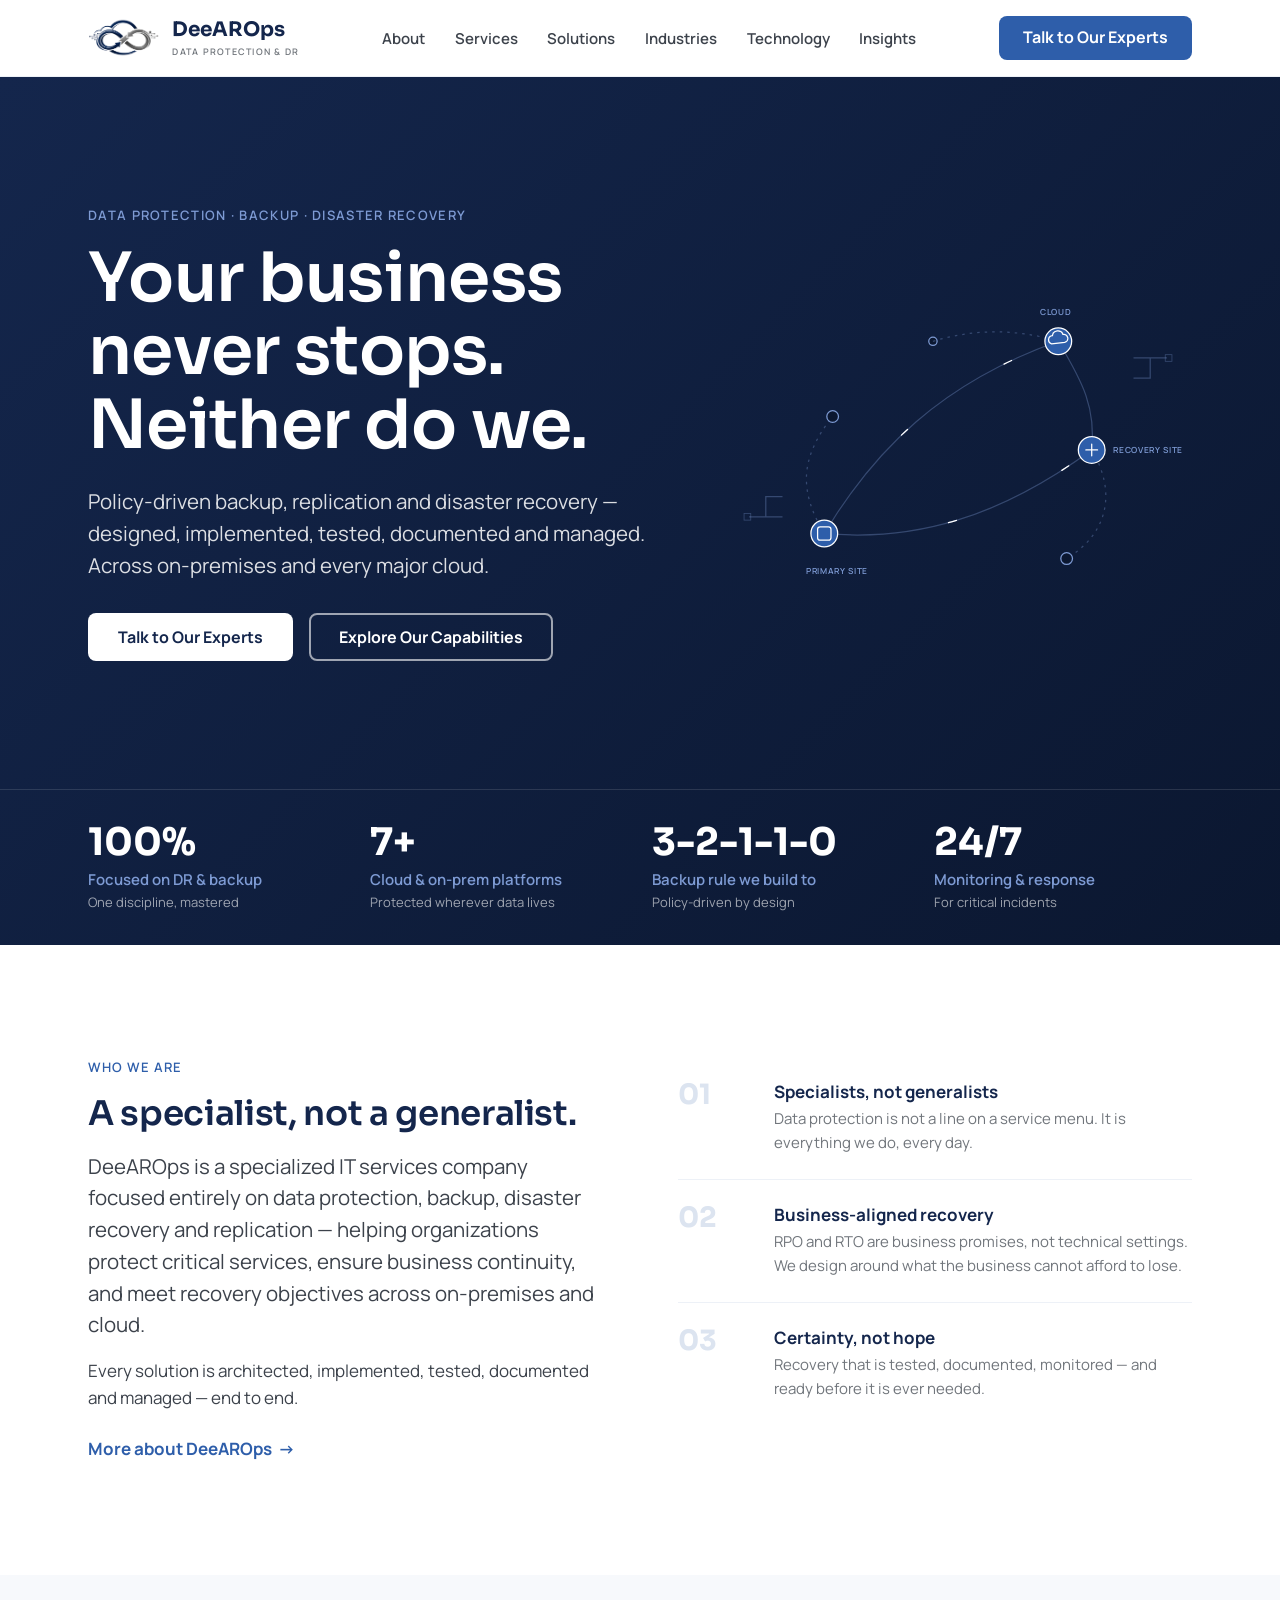
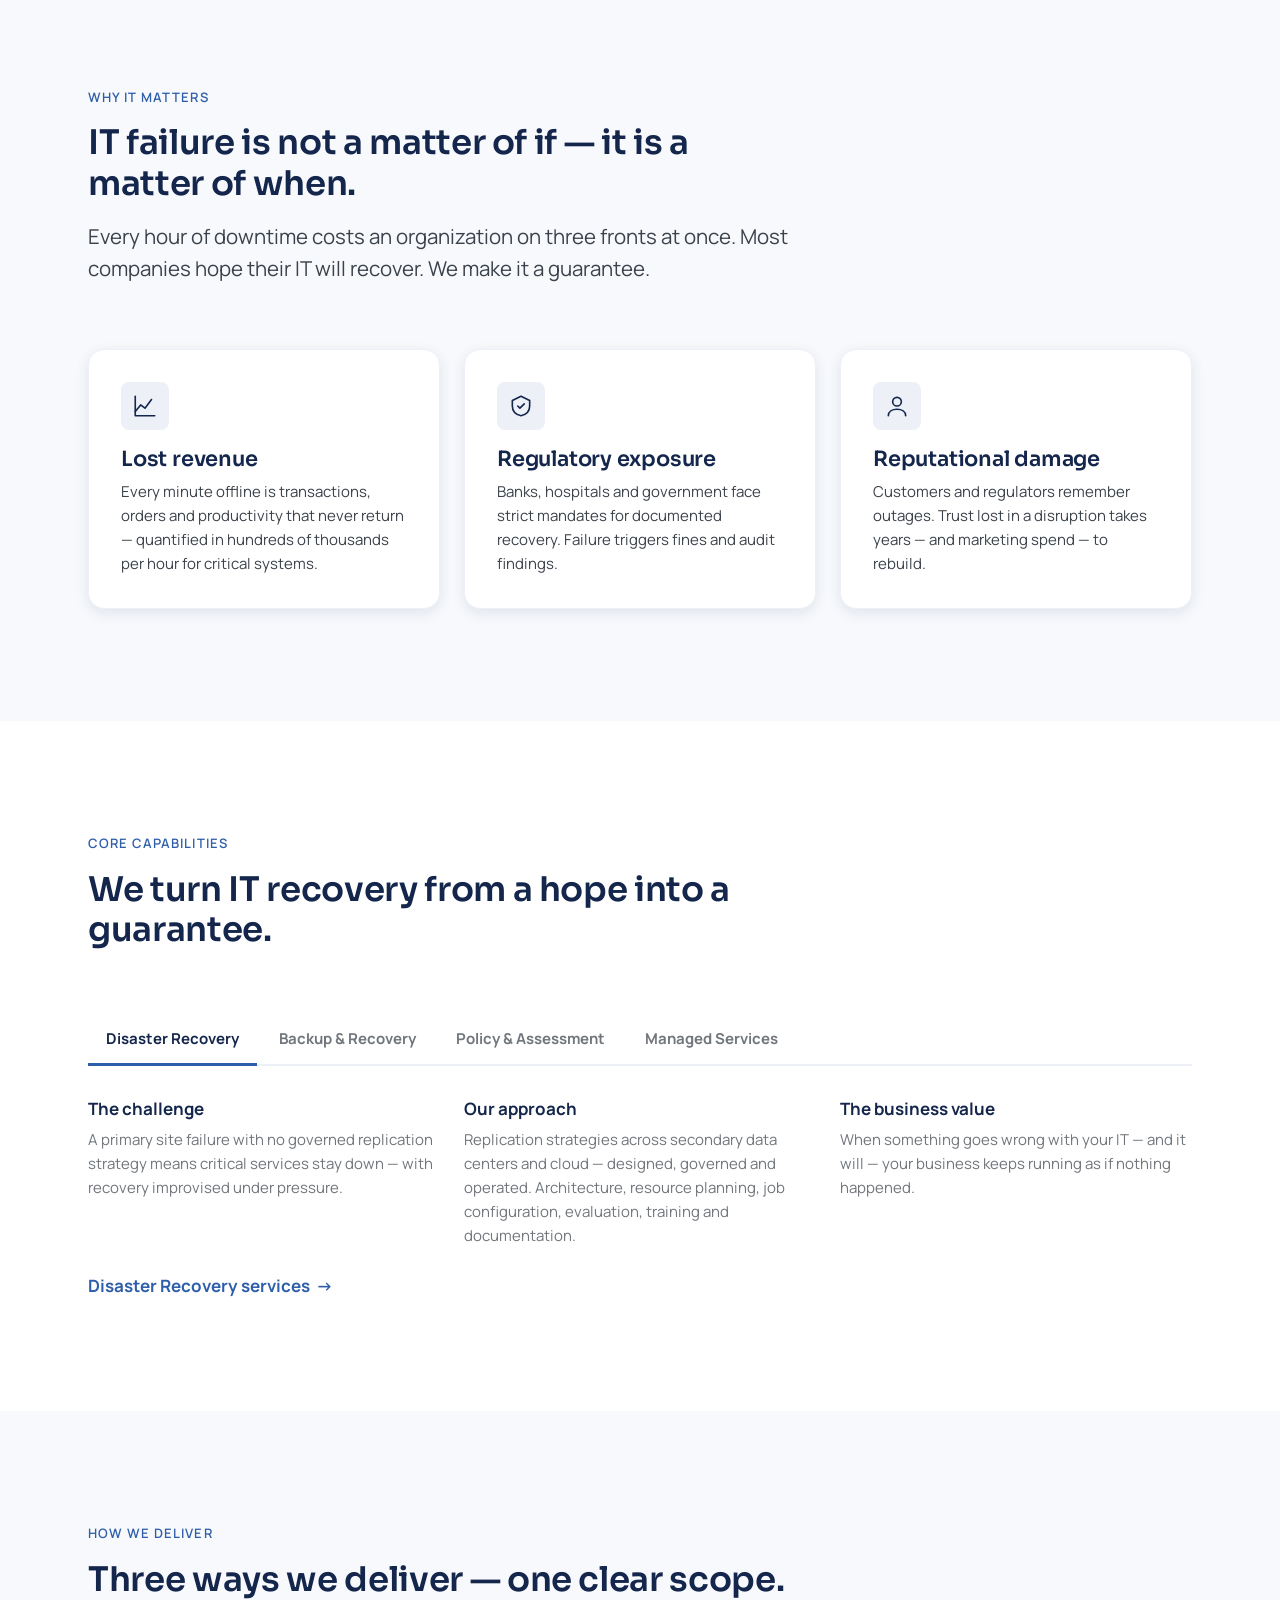
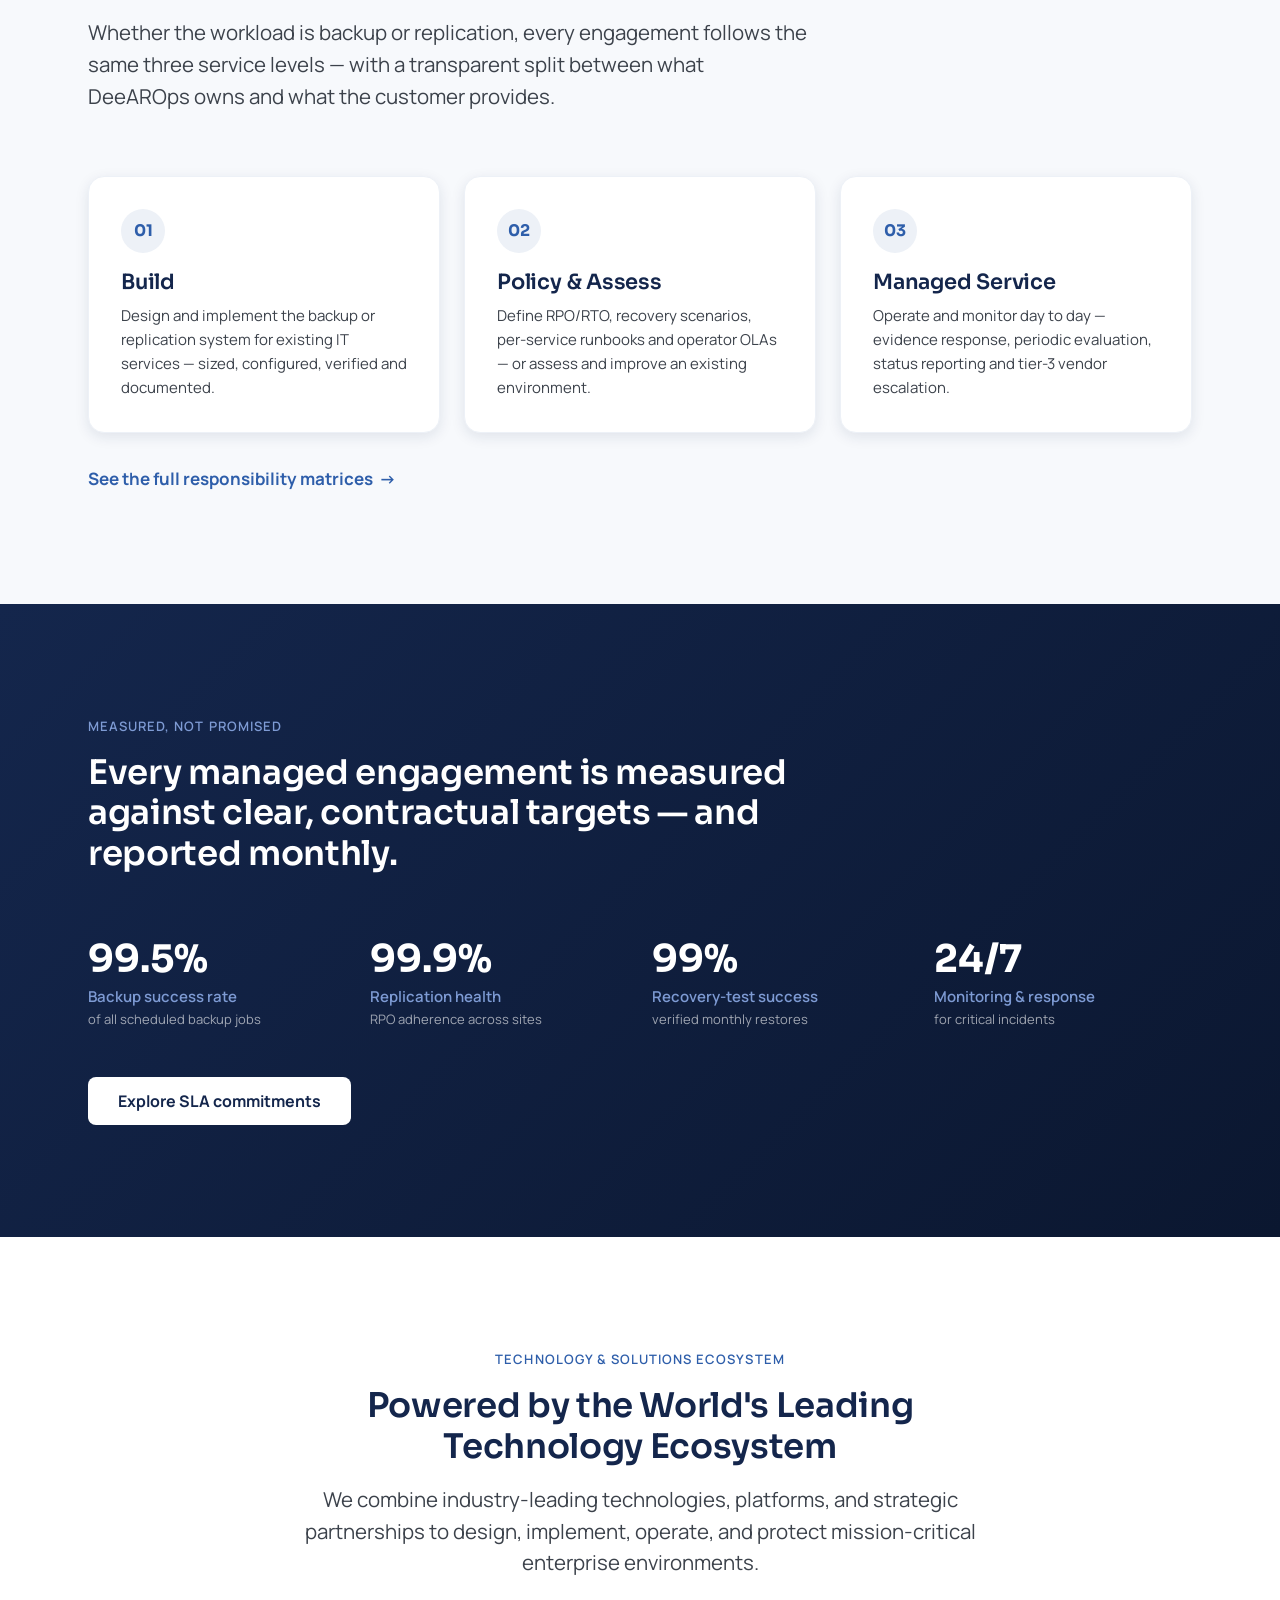
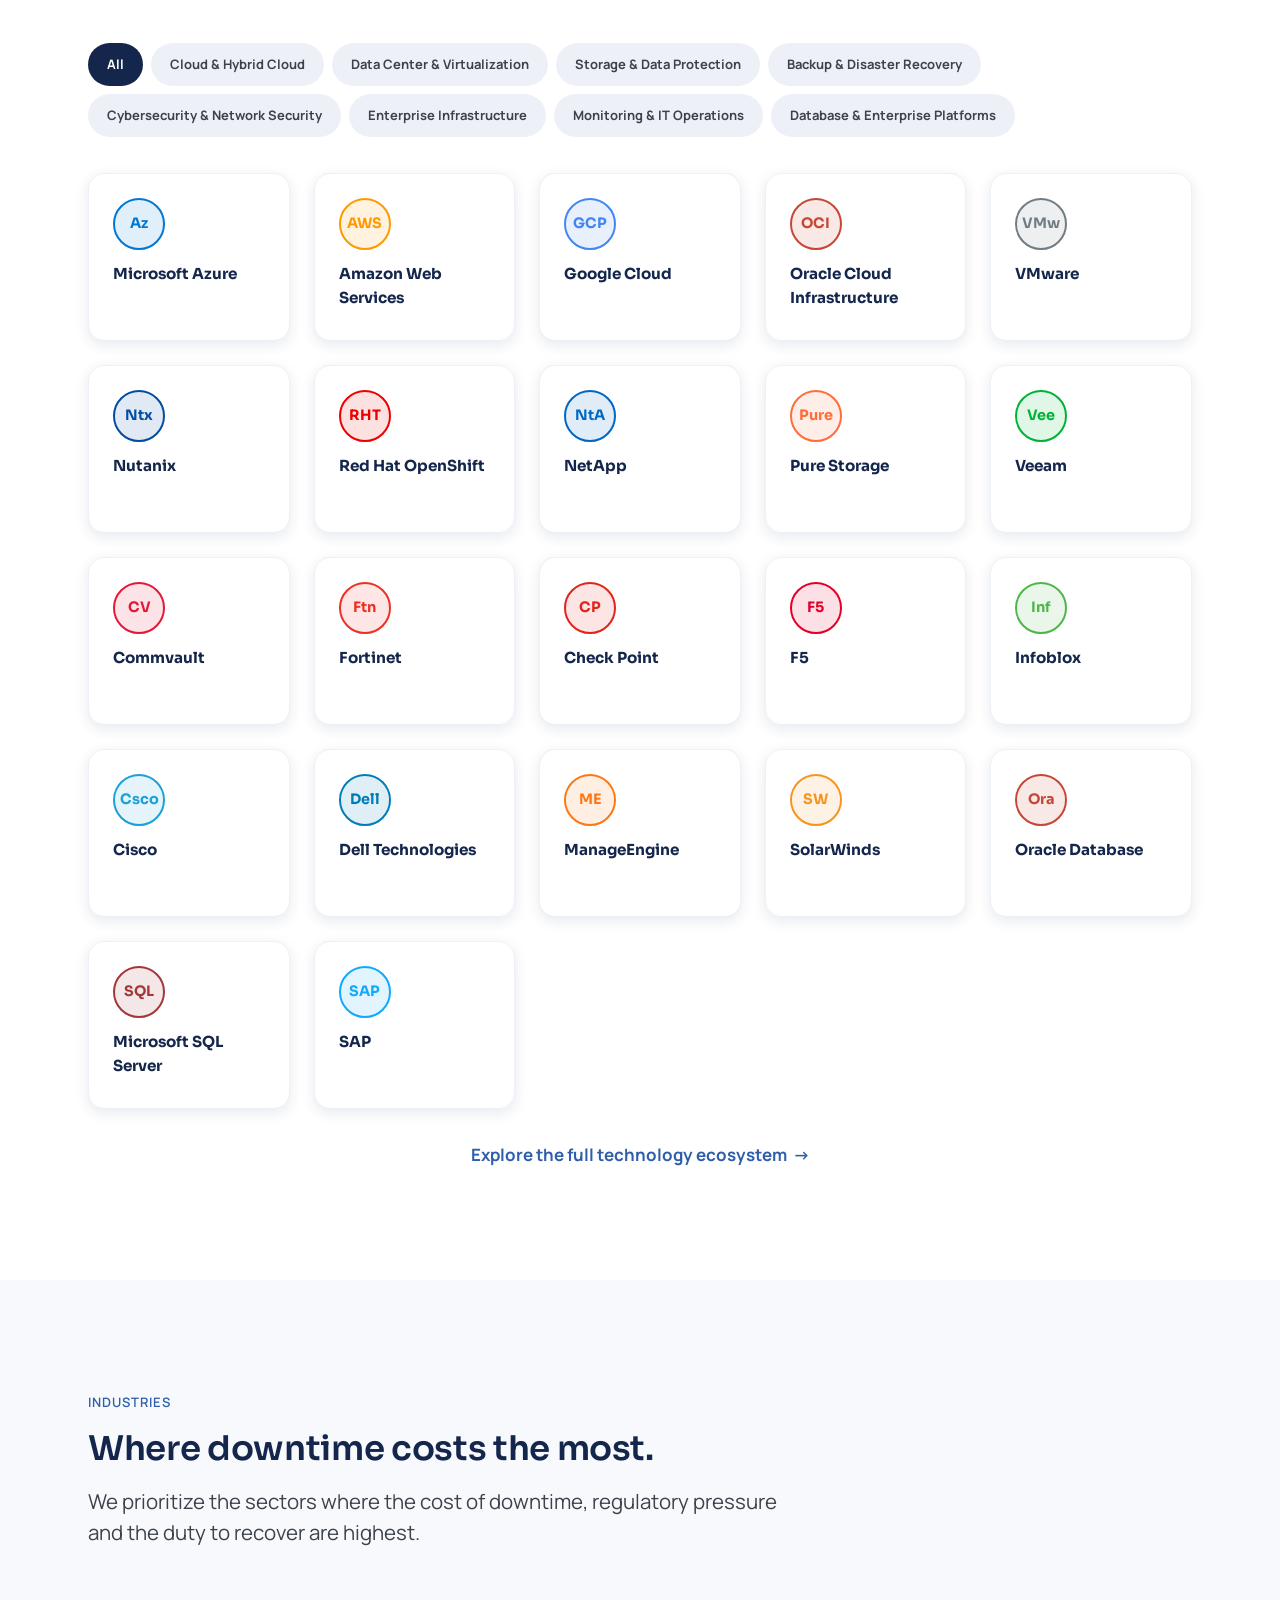
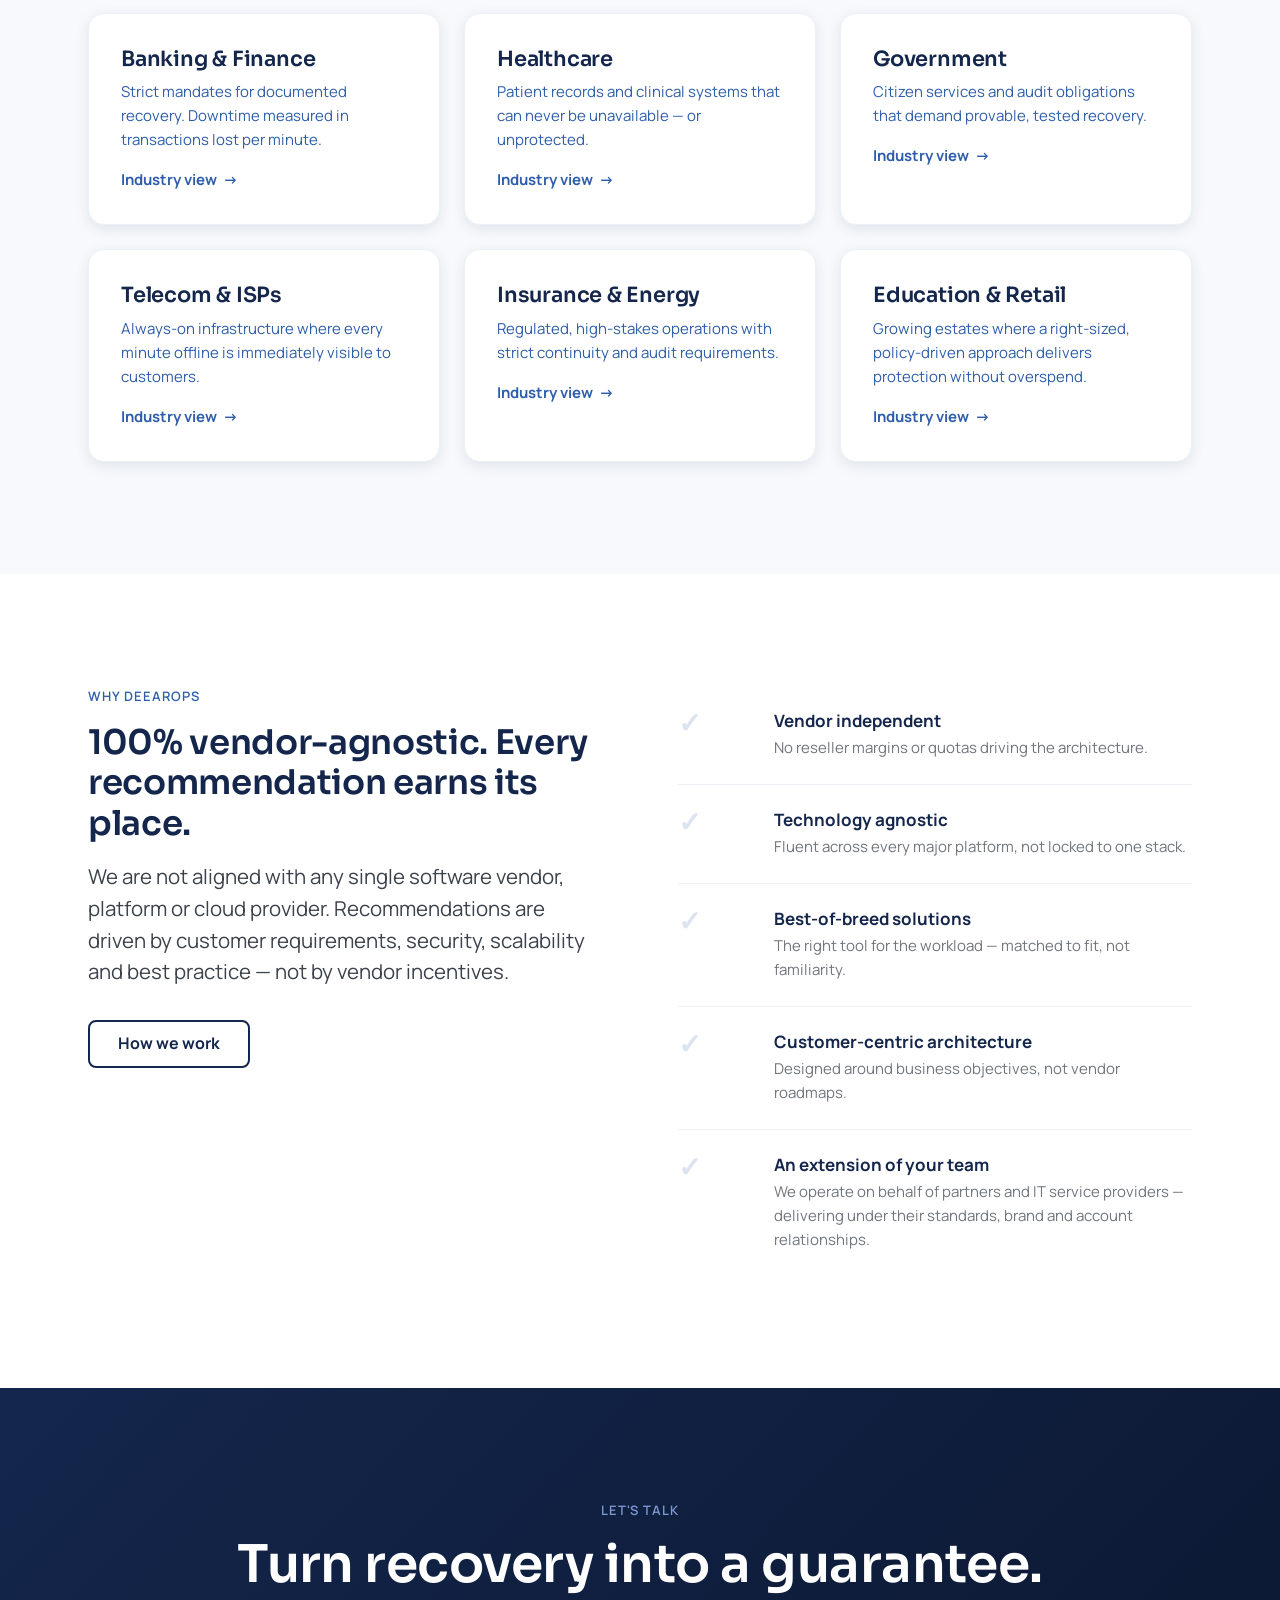
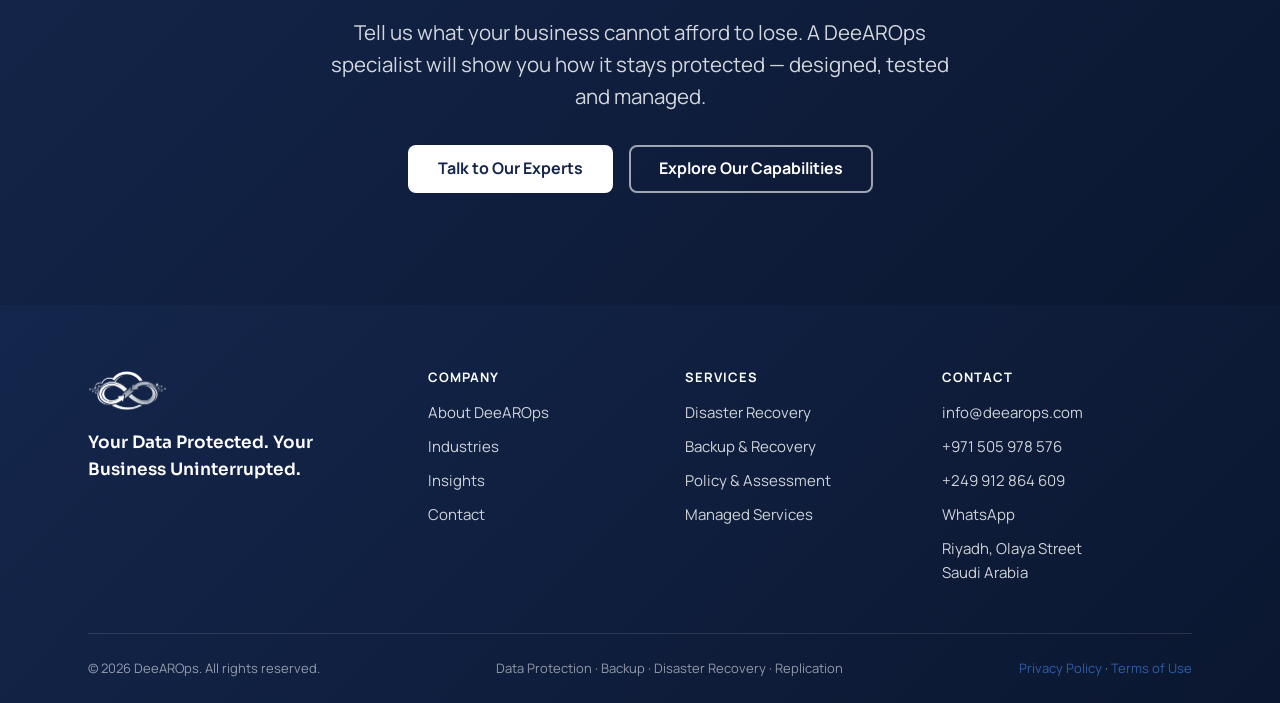
<file: index.html>
<!DOCTYPE html>
<html lang="en">
<head>
<meta charset="utf-8">
<meta name="viewport" content="width=device-width, initial-scale=1">
<title>DeeAROps — Data Protection, Backup &amp; Disaster Recovery Specialists in Saudi Arabia &amp; the Gulf</title>
<meta name="description" content="DeeAROps is a specialized IT services company focused entirely on data protection, backup, disaster recovery and replication — policy-driven, vendor-neutral, across on-premises and every major cloud. Headquartered in Riyadh, serving the GCC and beyond.">
<link rel="canonical" href="https://www.deearops.com/">
<meta property="og:type" content="website">
<meta property="og:title" content="DeeAROps — Your business never stops. Neither do we.">
<meta property="og:description" content="Policy-driven backup, replication and disaster recovery — designed, implemented, tested, documented and managed.">
<meta property="og:url" content="https://www.deearops.com/">
<meta property="og:image" content="https://www.deearops.com/assets/logo-icon.png">
<meta name="twitter:card" content="summary_large_image">
<meta name="twitter:title" content="DeeAROps — Your business never stops. Neither do we.">
<meta name="twitter:description" content="Policy-driven backup, replication and disaster recovery — designed, implemented, tested, documented and managed.">
<meta name="twitter:image" content="https://www.deearops.com/assets/logo-icon.png">
<link rel="icon" type="image/png" sizes="32x32" href="assets/favicon-32.png">
<link rel="icon" type="image/png" sizes="48x48" href="assets/favicon-48.png">
<link rel="apple-touch-icon" href="assets/apple-touch-icon.png">
<link rel="preconnect" href="https://fonts.googleapis.com">
<link rel="preconnect" href="https://fonts.gstatic.com" crossorigin>
<link href="https://fonts.googleapis.com/css2?family=Manrope:wght@400;600;700&family=Sora:wght@500;600;700&display=swap" rel="stylesheet">
<link rel="stylesheet" href="css/main.css">
<script src="js/main.js" defer></script>
<script type="application/ld+json">
{
  "@context": "https://schema.org",
  "@type": "Organization",
  "name": "DeeAROps",
  "url": "https://www.deearops.com/",
  "logo": "https://www.deearops.com/assets/logo-icon.png",
  "email": "info@deearops.com",
  "telephone": "+971505978576",
  "address": {
    "@type": "PostalAddress",
    "streetAddress": "Olaya Street",
    "addressLocality": "Riyadh",
    "addressCountry": "SA"
  },
  "areaServed": ["SA", "AE", "Middle East", "Africa"],
  "description": "Specialized IT services company focused on data protection, backup, disaster recovery and replication — policy-driven, vendor-neutral, across on-premises and every major cloud."
}
</script>
</head>
<body>
<a class="skip-link" href="#main">Skip to content</a>

<header class="site-header">
  <div class="container nav-wrap">
    <a class="brand" href="index.html" aria-label="DeeAROps home">
      <img src="assets/logo-mark.png" alt="DeeAROps — infinity cloud logo" width="72" height="40">
      <span>
        <span class="brand-name">DeeAROps</span>
        <span class="brand-tag">Data Protection &amp; DR</span>
      </span>
    </a>
    <nav class="site-nav" id="site-nav" aria-label="Main navigation">
      <ul>
        <li><a href="about.html">About</a></li>
        <li><a href="services.html">Services</a></li>
        <li><a href="solutions.html">Solutions</a></li>
        <li><a href="industries.html">Industries</a></li>
        <li><a href="technology.html">Technology</a></li>
        <li><a href="insights.html">Insights</a></li>
        <li class="mobile-only"><a href="contact.html">Talk to Our Experts</a></li>
      </ul>
    </nav>
    <div class="nav-cta"><a class="btn btn-primary" href="contact.html">Talk to Our Experts</a></div>
    <button class="nav-toggle" type="button" aria-expanded="false" aria-controls="site-nav" aria-label="Open menu">
      <span class="bar"></span><span class="bar"></span><span class="bar"></span>
    </button>
  </div>
</header>

<main id="main">

  <!-- ============ HERO ============ -->
  <section class="hero on-dark">
    <div class="container">
      <div class="hero-inner">
        <div>
          <span class="hero-eyebrow">Data Protection · Backup · Disaster Recovery</span>
          <h1 class="display">Your business never stops.<br>Neither do we.</h1>
          <p class="lead">Policy-driven backup, replication and disaster recovery — designed, implemented, tested, documented and managed. Across on-premises and every major cloud.</p>
          <div class="hero-ctas">
            <a class="btn btn-primary" href="contact.html">Talk to Our Experts</a>
            <a class="btn btn-secondary" href="services.html">Explore Our Capabilities</a>
          </div>
        </div>
        <div class="hero-visual" aria-hidden="true">
          <svg viewBox="0 0 560 460" role="presentation" focusable="false">
            <path class="net-line" d="M120 350 C 180 250, 260 170, 400 120"></path>
            <path class="net-flow" d="M120 350 C 180 250, 260 170, 400 120"></path>
            <path class="net-line" d="M120 350 C 230 360, 330 330, 440 250"></path>
            <path class="net-flow f2" d="M120 350 C 230 360, 330 330, 440 250"></path>
            <path class="net-line" d="M400 120 C 430 170, 445 200, 440 250"></path>
            <path class="net-flow f3" d="M400 120 C 430 170, 445 200, 440 250"></path>
            <path class="net-line" d="M120 350 C 90 300, 90 260, 130 210" stroke-dasharray="3 6"></path>
            <path class="net-line" d="M440 250 C 470 300, 460 350, 410 380" stroke-dasharray="3 6"></path>
            <circle class="net-node" cx="130" cy="210" r="7"></circle>
            <circle class="net-node" cx="410" cy="380" r="7"></circle>
            <circle class="net-node" cx="250" cy="120" r="5"></circle>
            <path class="net-line" d="M250 120 C 300 105, 350 105, 400 120" stroke-dasharray="3 6"></path>
            <circle class="net-pulse" cx="120" cy="350" r="26"></circle>
            <circle class="net-node net-node-core" cx="120" cy="350" r="16"></circle>
            <rect x="112" y="342" width="16" height="16" rx="3" fill="none" stroke="#fff" stroke-width="1.5"></rect>
            <text class="net-label" x="98" y="398">PRIMARY SITE</text>
            <circle class="net-pulse p2" cx="400" cy="120" r="26"></circle>
            <circle class="net-node net-node-core" cx="400" cy="120" r="16"></circle>
            <path d="M392 123 a5 5 0 0 1 1-9.8 a6.5 6.5 0 0 1 12.6-1.4 a4.8 4.8 0 0 1 2 9.4 z" fill="none" stroke="#fff" stroke-width="1.5" stroke-linejoin="round"></path>
            <text class="net-label" x="378" y="88">CLOUD</text>
            <circle class="net-pulse p3" cx="440" cy="250" r="26"></circle>
            <circle class="net-node net-node-core" cx="440" cy="250" r="16"></circle>
            <path d="M433 250 h14 M440 243 v14" stroke="#fff" stroke-width="1.5" stroke-linecap="round" fill="none"></path>
            <text class="net-label" x="466" y="254">RECOVERY SITE</text>
            <path class="net-line" d="M30 330 h40 M50 330 v-24 h20" stroke-opacity="0.2"></path>
            <rect x="24" y="326" width="8" height="8" fill="none" stroke="#7E9BD4" stroke-opacity="0.35"></rect>
            <path class="net-line" d="M530 140 h-40 M510 140 v24 h-20" stroke-opacity="0.2"></path>
            <rect x="528" y="136" width="8" height="8" fill="none" stroke="#7E9BD4" stroke-opacity="0.35"></rect>
          </svg>
        </div>
      </div>
    </div>
    <div class="stats-strip">
      <div class="container">
        <div class="grid grid-4">
          <div class="stat">
            <div class="stat-num">100%</div>
            <div class="stat-label">Focused on DR &amp; backup</div>
            <div class="stat-sub">One discipline, mastered</div>
          </div>
          <div class="stat">
            <div class="stat-num">7+</div>
            <div class="stat-label">Cloud &amp; on-prem platforms</div>
            <div class="stat-sub">Protected wherever data lives</div>
          </div>
          <div class="stat">
            <div class="stat-num">3-2-1-1-0</div>
            <div class="stat-label">Backup rule we build to</div>
            <div class="stat-sub">Policy-driven by design</div>
          </div>
          <div class="stat">
            <div class="stat-num">24/7</div>
            <div class="stat-label">Monitoring &amp; response</div>
            <div class="stat-sub">For critical incidents</div>
          </div>
        </div>
      </div>
    </div>
  </section>

  <!-- ============ INTRODUCTION ============ -->
  <section class="section">
    <div class="container">
      <div class="two-col">
        <div class="reveal">
          <span class="eyebrow">Who we are</span>
          <h2>A specialist, not a generalist.</h2>
          <p class="lead" style="margin-top:16px;">DeeAROps is a specialized IT services company focused entirely on data protection, backup, disaster recovery and replication — helping organizations protect critical services, ensure business continuity, and meet recovery objectives across on-premises and cloud.</p>
          <p style="margin-top:16px;">Every solution is architected, implemented, tested, documented and managed — end to end.</p>
          <p style="margin-top:24px;"><a class="text-link" href="about.html">More about DeeAROps <span class="arr" aria-hidden="true">→</span></a></p>
        </div>
        <div>
          <div class="value-row reveal">
            <div class="idx">01</div>
            <div>
              <h4>Specialists, not generalists</h4>
              <p class="muted" style="margin-top:4px;">Data protection is not a line on a service menu. It is everything we do, every day.</p>
            </div>
          </div>
          <div class="value-row reveal reveal-d1">
            <div class="idx">02</div>
            <div>
              <h4>Business-aligned recovery</h4>
              <p class="muted" style="margin-top:4px;">RPO and RTO are business promises, not technical settings. We design around what the business cannot afford to lose.</p>
            </div>
          </div>
          <div class="value-row reveal reveal-d2">
            <div class="idx">03</div>
            <div>
              <h4>Certainty, not hope</h4>
              <p class="muted" style="margin-top:4px;">Recovery that is tested, documented, monitored — and ready before it is ever needed.</p>
            </div>
          </div>
        </div>
      </div>
    </div>
  </section>

  <!-- ============ WHY IT MATTERS ============ -->
  <section class="section bg-paper">
    <div class="container">
      <div class="section-head reveal">
        <span class="eyebrow">Why it matters</span>
        <h2>IT failure is not a matter of if — it is a matter of when.</h2>
        <p class="lead">Every hour of downtime costs an organization on three fronts at once. Most companies hope their IT will recover. We make it a guarantee.</p>
      </div>
      <div class="grid grid-3">
        <div class="card reveal">
          <div class="card-icon" aria-hidden="true">
            <svg viewBox="0 0 24 24" fill="none" stroke-width="1.5" stroke-linecap="round" stroke-linejoin="round"><path d="M3 17l5-6 4 3 6-8"></path><path d="M21 21H3V3"></path></svg>
          </div>
          <h3>Lost revenue</h3>
          <p>Every minute offline is transactions, orders and productivity that never return — quantified in hundreds of thousands per hour for critical systems.</p>
        </div>
        <div class="card reveal reveal-d1">
          <div class="card-icon" aria-hidden="true">
            <svg viewBox="0 0 24 24" fill="none" stroke-width="1.5" stroke-linecap="round" stroke-linejoin="round"><path d="M12 3l8 4v5c0 5-3.5 8-8 9-4.5-1-8-4-8-9V7z"></path><path d="M9 12l2 2 4-4"></path></svg>
          </div>
          <h3>Regulatory exposure</h3>
          <p>Banks, hospitals and government face strict mandates for documented recovery. Failure triggers fines and audit findings.</p>
        </div>
        <div class="card reveal reveal-d2">
          <div class="card-icon" aria-hidden="true">
            <svg viewBox="0 0 24 24" fill="none" stroke-width="1.5" stroke-linecap="round" stroke-linejoin="round"><circle cx="12" cy="8" r="4"></circle><path d="M4 21c0-4 3.6-6 8-6s8 2 8 6"></path></svg>
          </div>
          <h3>Reputational damage</h3>
          <p>Customers and regulators remember outages. Trust lost in a disruption takes years — and marketing spend — to rebuild.</p>
        </div>
      </div>
    </div>
  </section>

  <!-- ============ CORE CAPABILITIES (tabs) ============ -->
  <section class="section">
    <div class="container">
      <div class="section-head reveal">
        <span class="eyebrow">Core capabilities</span>
        <h2>We turn IT recovery from a hope into a guarantee.</h2>
      </div>
      <div data-tabs class="reveal">
        <div class="tabs" role="tablist" aria-label="Core capabilities">
          <button class="tab-btn" role="tab" aria-selected="true" id="tab-dr" aria-controls="panel-dr">Disaster Recovery</button>
          <button class="tab-btn" role="tab" aria-selected="false" tabindex="-1" id="tab-backup" aria-controls="panel-backup">Backup &amp; Recovery</button>
          <button class="tab-btn" role="tab" aria-selected="false" tabindex="-1" id="tab-policy" aria-controls="panel-policy">Policy &amp; Assessment</button>
          <button class="tab-btn" role="tab" aria-selected="false" tabindex="-1" id="tab-managed" aria-controls="panel-managed">Managed Services</button>
        </div>
        <div class="tab-panel" role="tabpanel" id="panel-dr" aria-labelledby="tab-dr">
          <div class="grid grid-3">
            <div>
              <h4>The challenge</h4>
              <p class="muted" style="margin-top:8px;">A primary site failure with no governed replication strategy means critical services stay down — with recovery improvised under pressure.</p>
            </div>
            <div>
              <h4>Our approach</h4>
              <p class="muted" style="margin-top:8px;">Replication strategies across secondary data centers and cloud — designed, governed and operated. Architecture, resource planning, job configuration, evaluation, training and documentation.</p>
            </div>
            <div>
              <h4>The business value</h4>
              <p class="muted" style="margin-top:8px;">When something goes wrong with your IT — and it will — your business keeps running as if nothing happened.</p>
            </div>
          </div>
          <p style="margin-top:24px;"><a class="text-link" href="services.html#disaster-recovery">Disaster Recovery services <span class="arr" aria-hidden="true">→</span></a></p>
        </div>
        <div class="tab-panel" role="tabpanel" id="panel-backup" aria-labelledby="tab-backup" hidden>
          <div class="grid grid-3">
            <div>
              <h4>The challenge</h4>
              <p class="muted" style="margin-top:8px;">Backups that exist but are never verified are assumptions, not protection — discovered only when a restore fails.</p>
            </div>
            <div>
              <h4>Our approach</h4>
              <p class="muted" style="margin-top:8px;">System design, repository sizing, job configuration with verification, recovery validation, training, documentation and tier-2 support — built to the 3-2-1-1-0 rule.</p>
            </div>
            <div>
              <h4>The business value</h4>
              <p class="muted" style="margin-top:8px;">Verified, restorable copies of what the business cannot afford to lose — with evidence, not assumptions.</p>
            </div>
          </div>
          <p style="margin-top:24px;"><a class="text-link" href="services.html#backup-recovery">Backup &amp; Recovery services <span class="arr" aria-hidden="true">→</span></a></p>
        </div>
        <div class="tab-panel" role="tabpanel" id="panel-policy" aria-labelledby="tab-policy" hidden>
          <div class="grid grid-3">
            <div>
              <h4>The challenge</h4>
              <p class="muted" style="margin-top:8px;">Without defined RPO and RTO per service, recovery objectives are undocumented hopes — and regulators notice.</p>
            </div>
            <div>
              <h4>Our approach</h4>
              <p class="muted" style="margin-top:8px;">Defining RPO and RTO, building recovery scenarios and runbooks per service, developing operator OLAs, and assessing existing environments.</p>
            </div>
            <div>
              <h4>The business value</h4>
              <p class="muted" style="margin-top:8px;">Recovery promises the board, customers and auditors can rely on — documented, auditable, testable.</p>
            </div>
          </div>
          <p style="margin-top:24px;"><a class="text-link" href="services.html#service-levels">Policy &amp; Assessment services <span class="arr" aria-hidden="true">→</span></a></p>
        </div>
        <div class="tab-panel" role="tabpanel" id="panel-managed" aria-labelledby="tab-managed" hidden>
          <div class="grid grid-3">
            <div>
              <h4>The challenge</h4>
              <p class="muted" style="margin-top:8px;">Backup and replication estates need daily operation, monitoring and audit evidence — capacity most IT teams cannot staff around the clock.</p>
            </div>
            <div>
              <h4>Our approach</h4>
              <p class="muted" style="margin-top:8px;">Continuous operation and monitoring, audit-evidence response, periodic evaluation, status reporting and tier-3 vendor escalation.</p>
            </div>
            <div>
              <h4>The business value</h4>
              <p class="muted" style="margin-top:8px;">Accountability that stays — we remain your partner long after go-live, measured against contractual SLAs.</p>
            </div>
          </div>
          <p style="margin-top:24px;"><a class="text-link" href="services.html#sla">Managed Services &amp; SLAs <span class="arr" aria-hidden="true">→</span></a></p>
        </div>
      </div>
    </div>
  </section>

  <!-- ============ SERVICE LEVEL MODEL ============ -->
  <section class="section bg-paper">
    <div class="container">
      <div class="section-head reveal">
        <span class="eyebrow">How we deliver</span>
        <h2>Three ways we deliver — one clear scope.</h2>
        <p class="lead">Whether the workload is backup or replication, every engagement follows the same three service levels — with a transparent split between what DeeAROps owns and what the customer provides.</p>
      </div>
      <div class="grid grid-3">
        <div class="card reveal">
          <div class="step-num" aria-hidden="true">01</div>
          <h3>Build</h3>
          <p>Design and implement the backup or replication system for existing IT services — sized, configured, verified and documented.</p>
        </div>
        <div class="card reveal reveal-d1">
          <div class="step-num" aria-hidden="true">02</div>
          <h3>Policy &amp; Assess</h3>
          <p>Define RPO/RTO, recovery scenarios, per-service runbooks and operator OLAs — or assess and improve an existing environment.</p>
        </div>
        <div class="card reveal reveal-d2">
          <div class="step-num" aria-hidden="true">03</div>
          <h3>Managed Service</h3>
          <p>Operate and monitor day to day — evidence response, periodic evaluation, status reporting and tier-3 vendor escalation.</p>
        </div>
      </div>
      <p class="reveal" style="margin-top:32px;"><a class="text-link" href="services.html">See the full responsibility matrices <span class="arr" aria-hidden="true">→</span></a></p>
    </div>
  </section>

  <!-- ============ SLA BAND ============ -->
  <section class="section band-navy on-dark">
    <div class="container">
      <div class="section-head reveal">
        <span class="eyebrow">Measured, not promised</span>
        <h2>Every managed engagement is measured against clear, contractual targets — and reported monthly.</h2>
      </div>
      <div class="grid grid-4">
        <div class="reveal">
          <div class="stat-num">99.5%</div>
          <div class="stat-label">Backup success rate</div>
          <div class="stat-sub">of all scheduled backup jobs</div>
        </div>
        <div class="reveal reveal-d1">
          <div class="stat-num">99.9%</div>
          <div class="stat-label">Replication health</div>
          <div class="stat-sub">RPO adherence across sites</div>
        </div>
        <div class="reveal reveal-d2">
          <div class="stat-num">99%</div>
          <div class="stat-label">Recovery-test success</div>
          <div class="stat-sub">verified monthly restores</div>
        </div>
        <div class="reveal reveal-d3">
          <div class="stat-num">24/7</div>
          <div class="stat-label">Monitoring &amp; response</div>
          <div class="stat-sub">for critical incidents</div>
        </div>
      </div>
      <div class="hero-ctas reveal" style="margin-top:48px;">
        <a class="btn btn-primary" href="solutions.html">Explore SLA commitments</a>
      </div>
    </div>
  </section>

  <!-- ============ TECHNOLOGY & SOLUTIONS ECOSYSTEM ============ -->
  <section class="section" id="ecosystem">
    <div class="container">
      <div class="section-head center reveal" style="margin-inline:auto;text-align:center;">
        <span class="eyebrow">Technology &amp; Solutions Ecosystem</span>
        <h2>Powered by the World's Leading Technology Ecosystem</h2>
        <p class="lead">We combine industry-leading technologies, platforms, and strategic partnerships to design, implement, operate, and protect mission-critical enterprise environments.</p>
      </div>

      <div class="eco-filters reveal" role="tablist" aria-label="Filter technologies by category">
        <button type="button" class="eco-filter" data-filter="all" role="tab" aria-selected="true">All</button>
        <button type="button" class="eco-filter" data-filter="cloud" role="tab" aria-selected="false">Cloud &amp; Hybrid Cloud</button>
        <button type="button" class="eco-filter" data-filter="dc" role="tab" aria-selected="false">Data Center &amp; Virtualization</button>
        <button type="button" class="eco-filter" data-filter="storage" role="tab" aria-selected="false">Storage &amp; Data Protection</button>
        <button type="button" class="eco-filter" data-filter="backup" role="tab" aria-selected="false">Backup &amp; Disaster Recovery</button>
        <button type="button" class="eco-filter" data-filter="security" role="tab" aria-selected="false">Cybersecurity &amp; Network Security</button>
        <button type="button" class="eco-filter" data-filter="infra" role="tab" aria-selected="false">Enterprise Infrastructure</button>
        <button type="button" class="eco-filter" data-filter="monitoring" role="tab" aria-selected="false">Monitoring &amp; IT Operations</button>
        <button type="button" class="eco-filter" data-filter="database" role="tab" aria-selected="false">Database &amp; Enterprise Platforms</button>
      </div>

      <div class="eco-grid reveal">
        <button type="button" class="eco-card" data-category="cloud" data-cat-label="Cloud &amp; Hybrid Cloud">
          <span class="eco-mark" style="--eco-c:#0078D4" aria-hidden="true">Az</span>
          <span class="eco-name">Microsoft Azure</span>
          <span class="eco-hint">We design and operate Azure Site Recovery, Azure Backup and hybrid connectivity so Azure workloads meet the same recovery objectives as on-premises systems.</span>
        </button>
        <button type="button" class="eco-card" data-category="cloud" data-cat-label="Cloud &amp; Hybrid Cloud">
          <span class="eco-mark" style="--eco-c:#FF9900" aria-hidden="true">AWS</span>
          <span class="eco-name">Amazon Web Services</span>
          <span class="eco-hint">We extend the same 3-2-1-1-0 discipline to AWS — cross-region replication, immutable backup copies and tested failover runbooks.</span>
        </button>
        <button type="button" class="eco-card" data-category="cloud" data-cat-label="Cloud &amp; Hybrid Cloud">
          <span class="eco-mark" style="--eco-c:#4285F4" aria-hidden="true">GCP</span>
          <span class="eco-name">Google Cloud</span>
          <span class="eco-hint">Google Cloud sits inside the same vendor-neutral protection model as every other platform we operate — consistent policy, replication and recovery testing.</span>
        </button>
        <button type="button" class="eco-card" data-category="cloud" data-cat-label="Cloud &amp; Hybrid Cloud">
          <span class="eco-mark" style="--eco-c:#C74634" aria-hidden="true">OCI</span>
          <span class="eco-name">Oracle Cloud Infrastructure</span>
          <span class="eco-hint">For Oracle-centric estates we combine OCI-native tooling with Oracle Data Guard and our own backup discipline for a tested, known recovery state.</span>
        </button>
        <button type="button" class="eco-card" data-category="dc" data-cat-label="Data Center &amp; Virtualization">
          <span class="eco-mark" style="--eco-c:#717D85" aria-hidden="true">VMw</span>
          <span class="eco-name">VMware</span>
          <span class="eco-hint">VMware is core to the majority of estates we protect — from vSphere backup integration to Site Recovery Manager-based failover.</span>
        </button>
        <button type="button" class="eco-card" data-category="dc" data-cat-label="Data Center &amp; Virtualization">
          <span class="eco-mark" style="--eco-c:#024DA1" aria-hidden="true">Ntx</span>
          <span class="eco-name">Nutanix</span>
          <span class="eco-hint">We design backup and replication for Nutanix AHV and hyperconverged estates to the same recovery-objective discipline applied across every platform.</span>
        </button>
        <button type="button" class="eco-card" data-category="dc" data-cat-label="Data Center &amp; Virtualization">
          <span class="eco-mark" style="--eco-c:#EE0000" aria-hidden="true">RHT</span>
          <span class="eco-name">Red Hat OpenShift</span>
          <span class="eco-hint">From Red Hat Enterprise Linux and virtualization to OpenShift container platforms, we bring consistent backup and recovery testing to Red Hat estates.</span>
        </button>
        <button type="button" class="eco-card" data-category="storage" data-cat-label="Storage &amp; Data Protection">
          <span class="eco-mark" style="--eco-c:#0067C5" aria-hidden="true">NtA</span>
          <span class="eco-name">NetApp</span>
          <span class="eco-hint">We operate NetApp storage replication alongside our backup platforms, so storage-layer resilience and application-consistent recovery work together.</span>
        </button>
        <button type="button" class="eco-card" data-category="storage" data-cat-label="Storage &amp; Data Protection">
          <span class="eco-mark" style="--eco-c:#FF6D3A" aria-hidden="true">Pure</span>
          <span class="eco-name">Pure Storage</span>
          <span class="eco-hint">We integrate Pure Storage replication into wider recovery designs, matching storage performance to the recovery-time objectives the business needs.</span>
        </button>
        <button type="button" class="eco-card" data-category="backup" data-cat-label="Backup &amp; Disaster Recovery">
          <span class="eco-mark" style="--eco-c:#00B336" aria-hidden="true">Vee</span>
          <span class="eco-name">Veeam</span>
          <span class="eco-hint">Veeam is one of our core backup and replication platforms — configured to the 3-2-1-1-0 rule, with recovery verified on a schedule, not assumed.</span>
        </button>
        <button type="button" class="eco-card" data-category="backup" data-cat-label="Backup &amp; Disaster Recovery">
          <span class="eco-mark" style="--eco-c:#E31937" aria-hidden="true">CV</span>
          <span class="eco-name">Commvault</span>
          <span class="eco-hint">For larger, heterogeneous estates we design and operate Commvault backup policy across applications, databases and virtual infrastructure.</span>
        </button>
        <button type="button" class="eco-card" data-category="security" data-cat-label="Cybersecurity &amp; Network Security">
          <span class="eco-mark" style="--eco-c:#EE3124" aria-hidden="true">Ftn</span>
          <span class="eco-name">Fortinet</span>
          <span class="eco-hint">We align backup and DR designs with Fortinet security controls so the recovery path is never the weak link in the architecture.</span>
        </button>
        <button type="button" class="eco-card" data-category="security" data-cat-label="Cybersecurity &amp; Network Security">
          <span class="eco-mark" style="--eco-c:#E3241B" aria-hidden="true">CP</span>
          <span class="eco-name">Check Point</span>
          <span class="eco-hint">We factor Check Point security architecture into recovery-site design, so failover environments inherit production's security posture.</span>
        </button>
        <button type="button" class="eco-card" data-category="security" data-cat-label="Cybersecurity &amp; Network Security">
          <span class="eco-mark" style="--eco-c:#E4002B" aria-hidden="true">F5</span>
          <span class="eco-name">F5</span>
          <span class="eco-hint">F5 application delivery is part of how we keep services reachable through a failover event — not just data recovered, but the path to it kept alive.</span>
        </button>
        <button type="button" class="eco-card" data-category="security" data-cat-label="Cybersecurity &amp; Network Security">
          <span class="eco-mark" style="--eco-c:#4FB74A" aria-hidden="true">Inf</span>
          <span class="eco-name">Infoblox</span>
          <span class="eco-hint">Core network services like DNS and DHCP have to fail over cleanly too — we account for Infoblox-managed services in every DR runbook we design.</span>
        </button>
        <button type="button" class="eco-card" data-category="infra" data-cat-label="Enterprise Infrastructure">
          <span class="eco-mark" style="--eco-c:#1BA0D7" aria-hidden="true">Csco</span>
          <span class="eco-name">Cisco</span>
          <span class="eco-hint">Cisco networking and data-center infrastructure underpins many of the estates we operate — protected and failed over as part of the same recovery plan.</span>
        </button>
        <button type="button" class="eco-card" data-category="infra" data-cat-label="Enterprise Infrastructure">
          <span class="eco-mark" style="--eco-c:#007DB8" aria-hidden="true">Dell</span>
          <span class="eco-name">Dell Technologies</span>
          <span class="eco-hint">From PowerEdge servers to PowerProtect and Dell EMC storage, we design backup and DR around Dell infrastructure already in place.</span>
        </button>
        <button type="button" class="eco-card" data-category="monitoring" data-cat-label="Monitoring &amp; IT Operations">
          <span class="eco-mark" style="--eco-c:#FF7615" aria-hidden="true">ME</span>
          <span class="eco-name">ManageEngine</span>
          <span class="eco-hint">ManageEngine tooling gives us the operational visibility to monitor backup jobs, replication health and recovery readiness continuously.</span>
        </button>
        <button type="button" class="eco-card" data-category="monitoring" data-cat-label="Monitoring &amp; IT Operations">
          <span class="eco-mark" style="--eco-c:#F7941D" aria-hidden="true">SW</span>
          <span class="eco-name">SolarWinds</span>
          <span class="eco-hint">SolarWinds monitoring feeds the same audit-ready reporting we provide on every engagement — proof protection is working, not just configured.</span>
        </button>
        <button type="button" class="eco-card" data-category="database" data-cat-label="Database &amp; Enterprise Platforms">
          <span class="eco-mark" style="--eco-c:#C74634" aria-hidden="true">Ora</span>
          <span class="eco-name">Oracle Database</span>
          <span class="eco-hint">Oracle Data Guard and our own backup discipline combine to protect Oracle Database estates to the same objectives as every other critical system.</span>
        </button>
        <button type="button" class="eco-card" data-category="database" data-cat-label="Database &amp; Enterprise Platforms">
          <span class="eco-mark" style="--eco-c:#A4373A" aria-hidden="true">SQL</span>
          <span class="eco-name">Microsoft SQL Server</span>
          <span class="eco-hint">We design SQL Server protection around Always On Availability Groups and application-consistent backup for data integrity on recovery.</span>
        </button>
        <button type="button" class="eco-card" data-category="database" data-cat-label="Database &amp; Enterprise Platforms">
          <span class="eco-mark" style="--eco-c:#0FAAFF" aria-hidden="true">SAP</span>
          <span class="eco-name">SAP</span>
          <span class="eco-hint">SAP and SAP HANA landscapes get the same Business Impact Analysis-driven treatment as every other critical system we protect.</span>
        </button>
      </div>

      <p class="reveal" style="margin-top:32px;text-align:center;"><a class="text-link" href="technology.html">Explore the full technology ecosystem <span class="arr" aria-hidden="true">→</span></a></p>
    </div>
  </section>

  <dialog class="eco-modal" id="eco-modal" aria-labelledby="eco-modal-title">
    <div class="eco-modal-inner">
      <button type="button" class="eco-modal-close" aria-label="Close">×</button>
      <span class="eco-mark" id="eco-modal-mark" aria-hidden="true"></span>
      <span class="pill" id="eco-modal-cat"></span>
      <h3 id="eco-modal-title"></h3>
      <p id="eco-modal-desc"></p>
      <a class="btn btn-primary" href="contact.html">Talk to Our Experts</a>
    </div>
  </dialog>

  <!-- ============ INDUSTRIES ============ -->
  <section class="section bg-paper">
    <div class="container">
      <div class="section-head reveal">
        <span class="eyebrow">Industries</span>
        <h2>Where downtime costs the most.</h2>
        <p class="lead">We prioritize the sectors where the cost of downtime, regulatory pressure and the duty to recover are highest.</p>
      </div>
      <div class="grid grid-3">
        <a class="card reveal" href="industries.html#banking" style="text-decoration:none;">
          <h3>Banking &amp; Finance</h3>
          <p>Strict mandates for documented recovery. Downtime measured in transactions lost per minute.</p>
          <span class="text-link">Industry view <span class="arr" aria-hidden="true">→</span></span>
        </a>
        <a class="card reveal reveal-d1" href="industries.html#healthcare" style="text-decoration:none;">
          <h3>Healthcare</h3>
          <p>Patient records and clinical systems that can never be unavailable — or unprotected.</p>
          <span class="text-link">Industry view <span class="arr" aria-hidden="true">→</span></span>
        </a>
        <a class="card reveal reveal-d2" href="industries.html#government" style="text-decoration:none;">
          <h3>Government</h3>
          <p>Citizen services and audit obligations that demand provable, tested recovery.</p>
          <span class="text-link">Industry view <span class="arr" aria-hidden="true">→</span></span>
        </a>
        <a class="card reveal" href="industries.html#telecom" style="text-decoration:none;">
          <h3>Telecom &amp; ISPs</h3>
          <p>Always-on infrastructure where every minute offline is immediately visible to customers.</p>
          <span class="text-link">Industry view <span class="arr" aria-hidden="true">→</span></span>
        </a>
        <a class="card reveal reveal-d1" href="industries.html#insurance-energy" style="text-decoration:none;">
          <h3>Insurance &amp; Energy</h3>
          <p>Regulated, high-stakes operations with strict continuity and audit requirements.</p>
          <span class="text-link">Industry view <span class="arr" aria-hidden="true">→</span></span>
        </a>
        <a class="card reveal reveal-d2" href="industries.html#education-retail" style="text-decoration:none;">
          <h3>Education &amp; Retail</h3>
          <p>Growing estates where a right-sized, policy-driven approach delivers protection without overspend.</p>
          <span class="text-link">Industry view <span class="arr" aria-hidden="true">→</span></span>
        </a>
      </div>
    </div>
  </section>

  <!-- ============ WHY DEEAROPS ============ -->
  <section class="section">
    <div class="container">
      <div class="two-col">
        <div class="reveal sticky-aside">
          <span class="eyebrow">Why DeeAROps</span>
          <h2>100% vendor-agnostic. Every recommendation earns its place.</h2>
          <p class="lead" style="margin-top:16px;">We are not aligned with any single software vendor, platform or cloud provider. Recommendations are driven by customer requirements, security, scalability and best practice — not by vendor incentives.</p>
          <div class="hero-ctas">
            <a class="btn btn-secondary" href="about.html">How we work</a>
          </div>
        </div>
        <div>
          <div class="value-row reveal">
            <div class="idx" aria-hidden="true">✓</div>
            <div>
              <h4>Vendor independent</h4>
              <p class="muted" style="margin-top:4px;">No reseller margins or quotas driving the architecture.</p>
            </div>
          </div>
          <div class="value-row reveal">
            <div class="idx" aria-hidden="true">✓</div>
            <div>
              <h4>Technology agnostic</h4>
              <p class="muted" style="margin-top:4px;">Fluent across every major platform, not locked to one stack.</p>
            </div>
          </div>
          <div class="value-row reveal">
            <div class="idx" aria-hidden="true">✓</div>
            <div>
              <h4>Best-of-breed solutions</h4>
              <p class="muted" style="margin-top:4px;">The right tool for the workload — matched to fit, not familiarity.</p>
            </div>
          </div>
          <div class="value-row reveal">
            <div class="idx" aria-hidden="true">✓</div>
            <div>
              <h4>Customer-centric architecture</h4>
              <p class="muted" style="margin-top:4px;">Designed around business objectives, not vendor roadmaps.</p>
            </div>
          </div>
          <div class="value-row reveal">
            <div class="idx" aria-hidden="true">✓</div>
            <div>
              <h4>An extension of your team</h4>
              <p class="muted" style="margin-top:4px;">We operate on behalf of partners and IT service providers — delivering under their standards, brand and account relationships.</p>
            </div>
          </div>
        </div>
      </div>
    </div>
  </section>

  <!-- ============ FINAL CTA ============ -->
  <section class="section band-navy on-dark cta-band">
    <div class="container reveal">
      <span class="eyebrow">Let's talk</span>
      <h2 class="display">Turn recovery into a guarantee.</h2>
      <p class="lead">Tell us what your business cannot afford to lose. A DeeAROps specialist will show you how it stays protected — designed, tested and managed.</p>
      <div class="hero-ctas">
        <a class="btn btn-primary" href="contact.html">Talk to Our Experts</a>
        <a class="btn btn-secondary" href="services.html">Explore Our Capabilities</a>
      </div>
    </div>
  </section>

</main>

<footer class="site-footer">
  <div class="container">
    <div class="footer-main">
      <div class="footer-brand">
        <img src="assets/logo-mark-white.png" alt="DeeAROps logo" width="80" height="44">
        <p class="tagline">Your Data Protected. Your Business Uninterrupted.</p>
      </div>
      <nav class="footer-col" aria-label="Company">
        <h4>Company</h4>
        <ul>
          <li><a href="about.html">About DeeAROps</a></li>
          <li><a href="industries.html">Industries</a></li>
          <li><a href="insights.html">Insights</a></li>
          <li><a href="contact.html">Contact</a></li>
        </ul>
      </nav>
      <nav class="footer-col" aria-label="Services">
        <h4>Services</h4>
        <ul>
          <li><a href="services.html#disaster-recovery">Disaster Recovery</a></li>
          <li><a href="services.html#backup-recovery">Backup &amp; Recovery</a></li>
          <li><a href="services.html#service-levels">Policy &amp; Assessment</a></li>
          <li><a href="services.html#sla">Managed Services</a></li>
        </ul>
      </nav>
      <div class="footer-col">
        <h4>Contact</h4>
        <ul>
          <li><a href="mailto:info@deearops.com">info@deearops.com</a></li>
          <li><a href="tel:+971505978576">+971 505 978 576</a></li>
          <li><a href="tel:+249912864609">+249 912 864 609</a></li>
          <li><a href="https://wa.me/971505978576" target="_blank" rel="noopener">WhatsApp</a></li>
          <li>Riyadh, Olaya Street<br>Saudi Arabia</li>
        </ul>
      </div>
    </div>
    <div class="footer-bottom">
      <span>© 2026 DeeAROps. All rights reserved.</span>
      <span>Data Protection · Backup · Disaster Recovery · Replication</span>
      <span><a href="privacy.html">Privacy Policy</a> · <a href="terms.html">Terms of Use</a></span>
    </div>
  </div>
</footer>
</body>
</html>
</file>
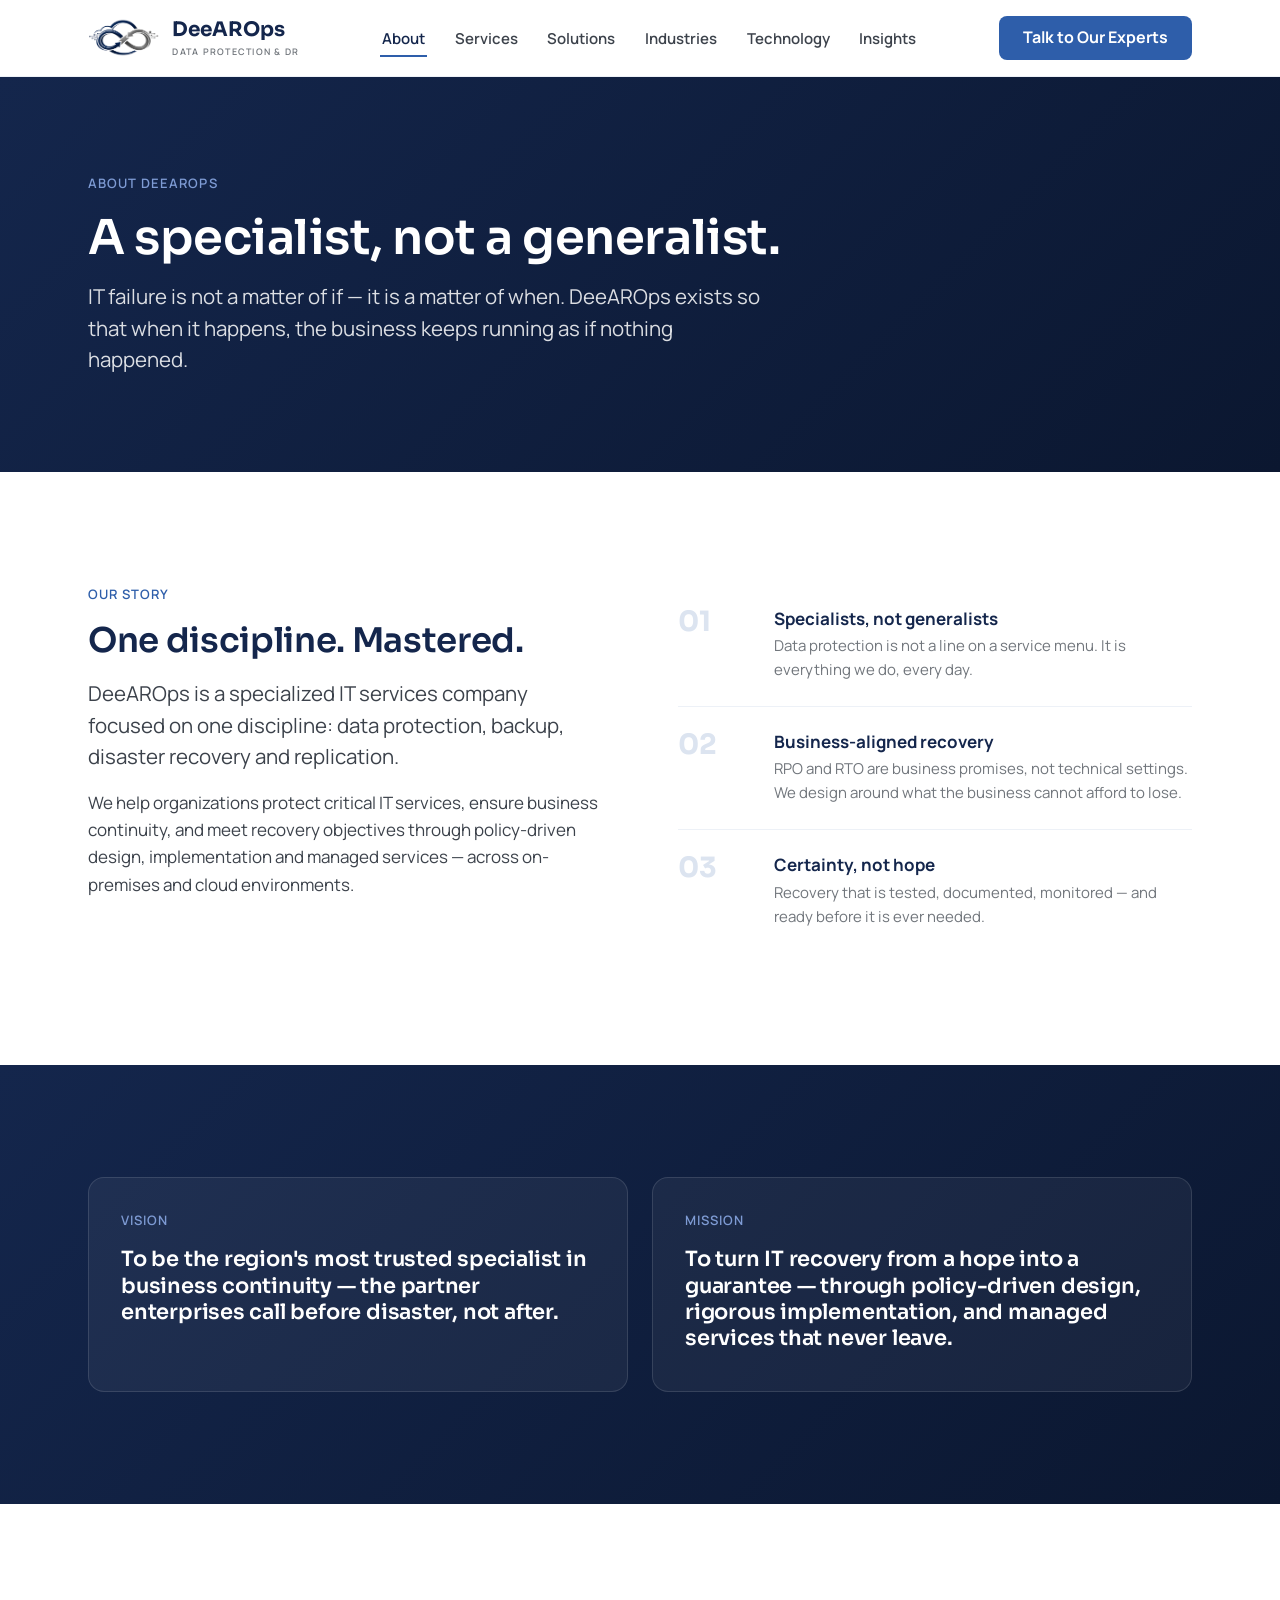
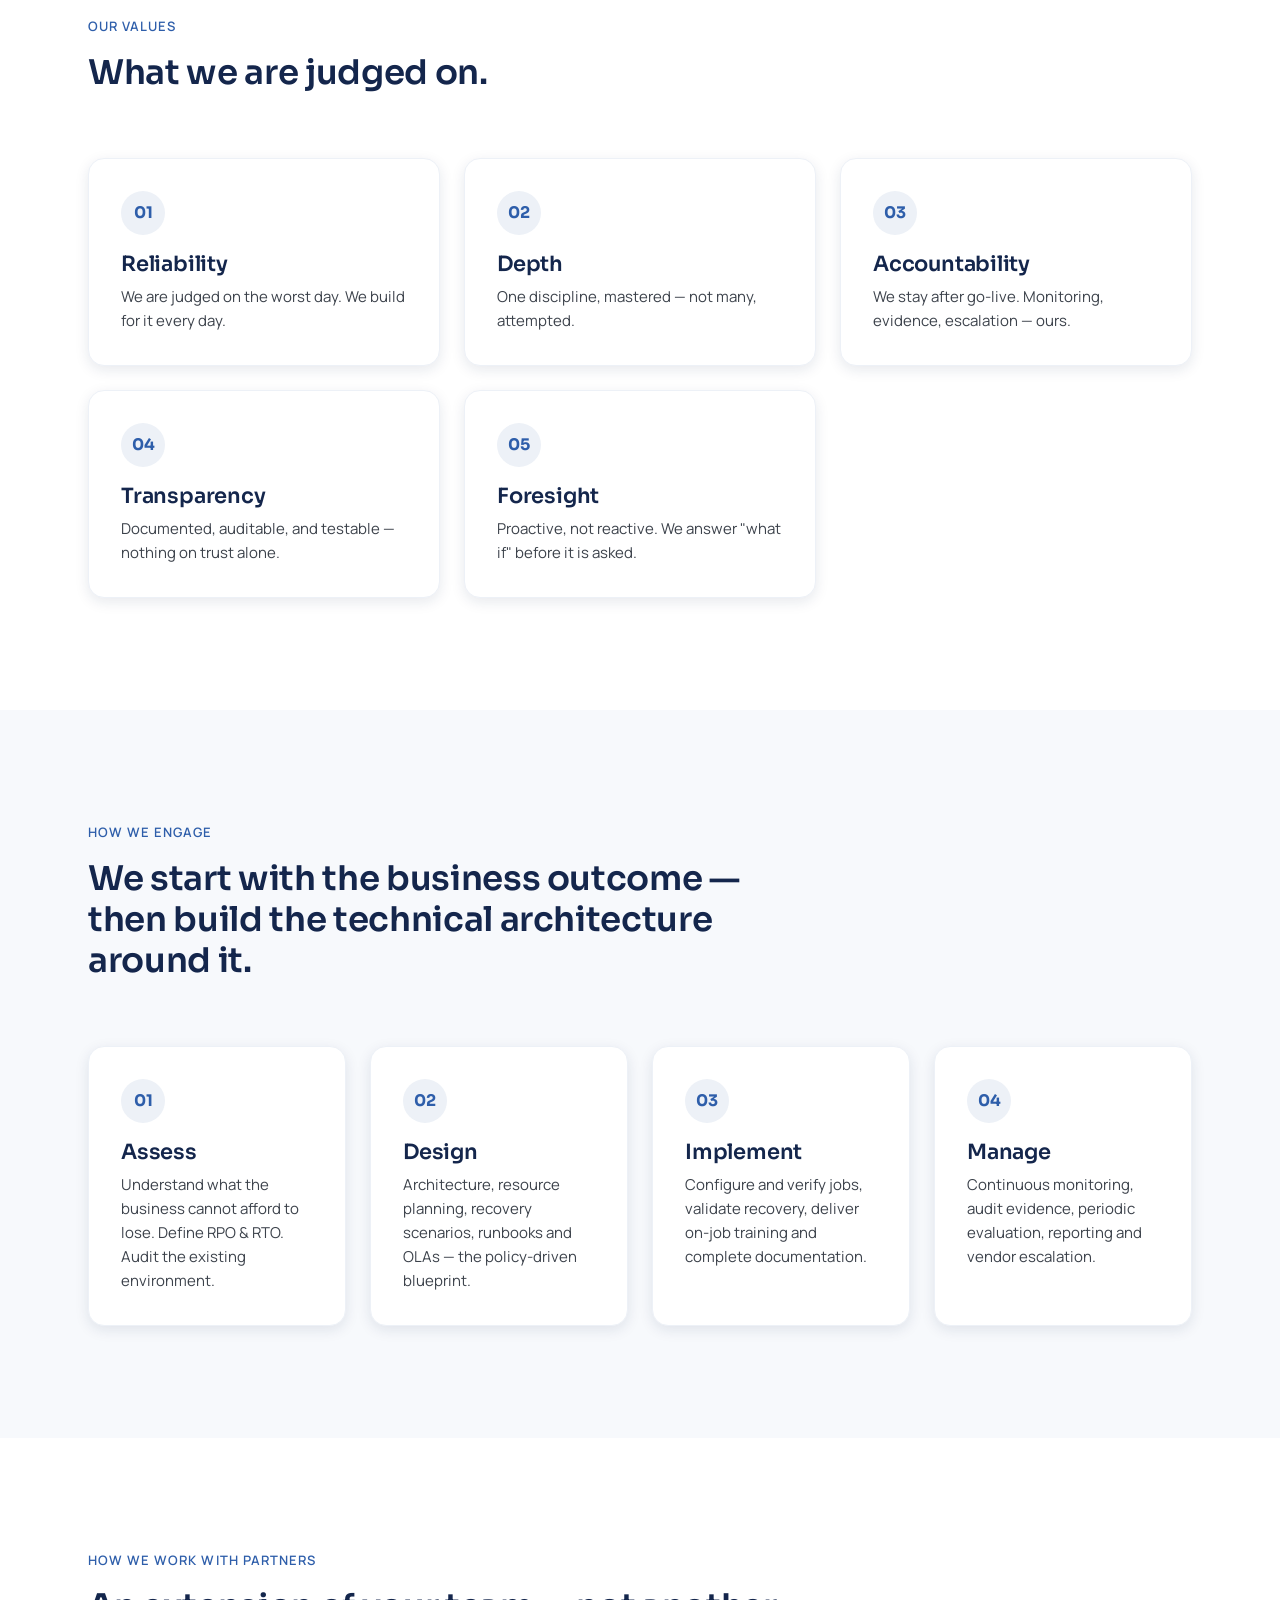
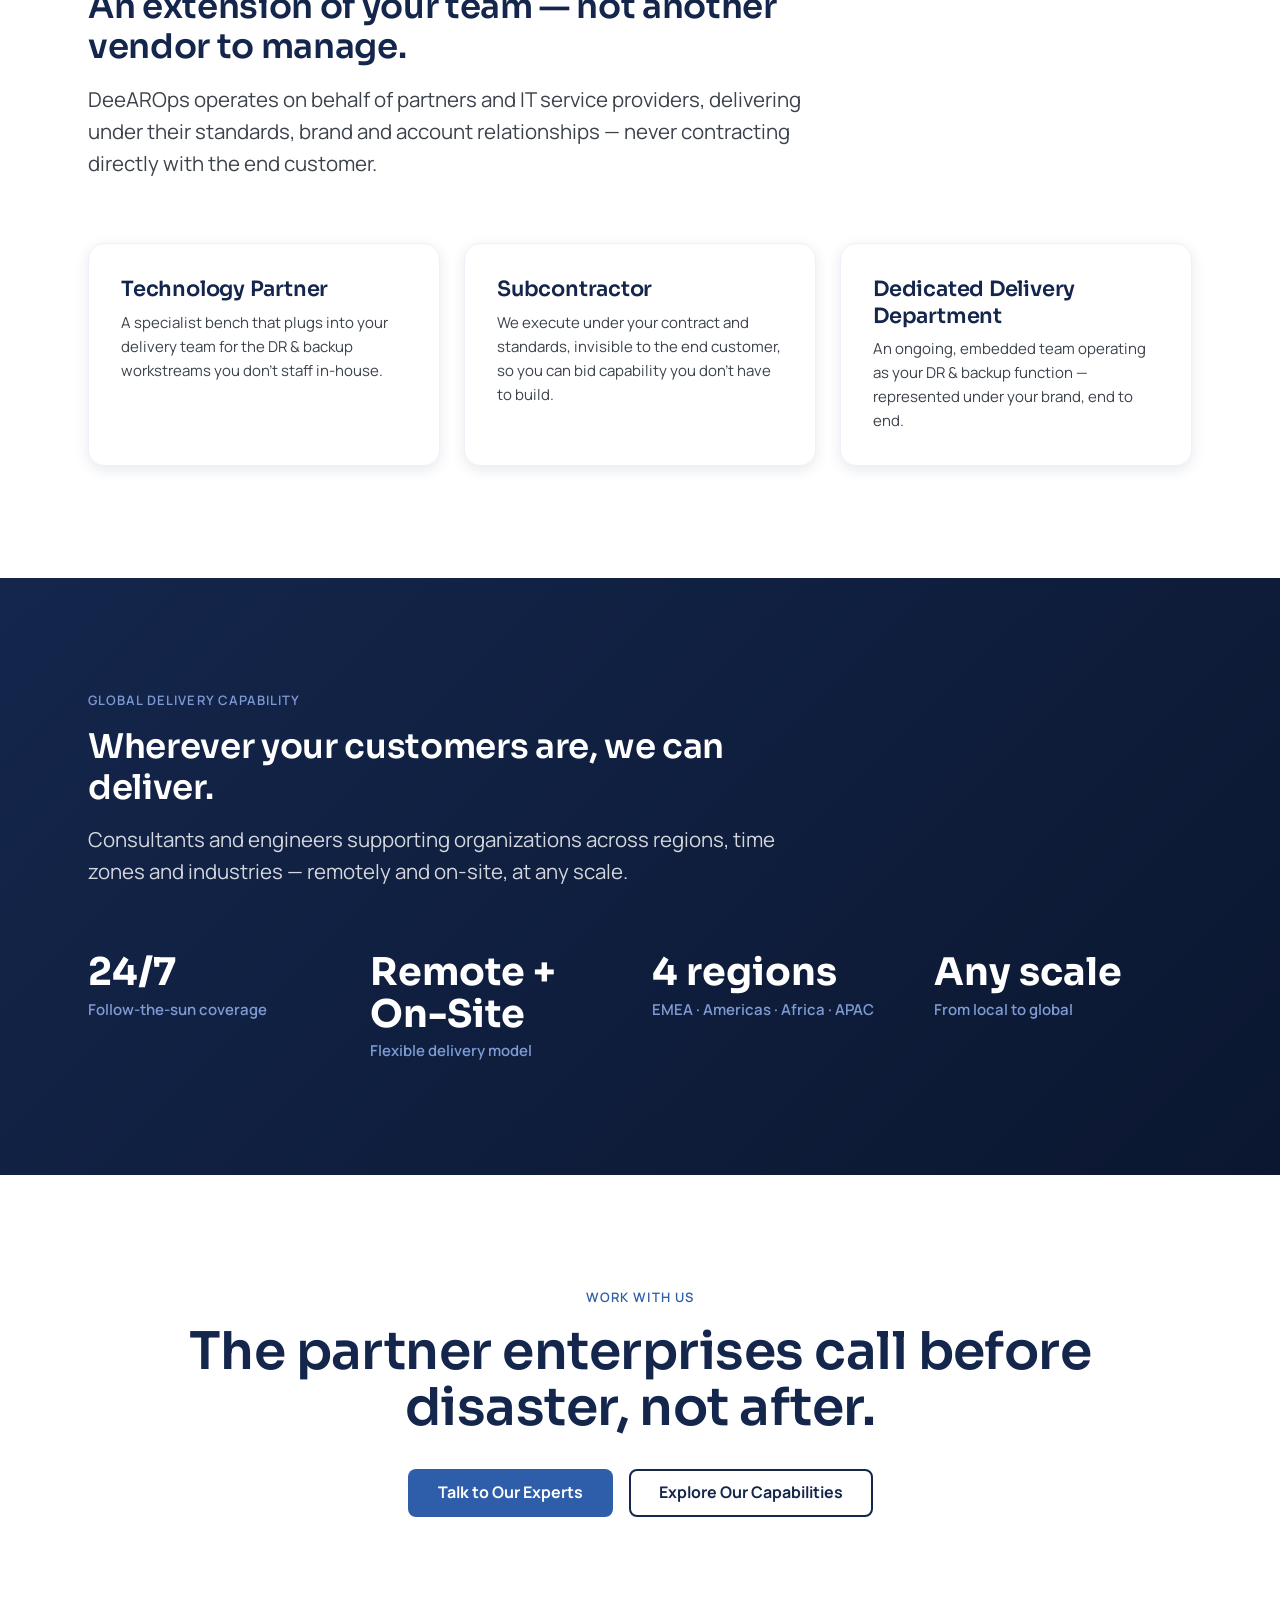
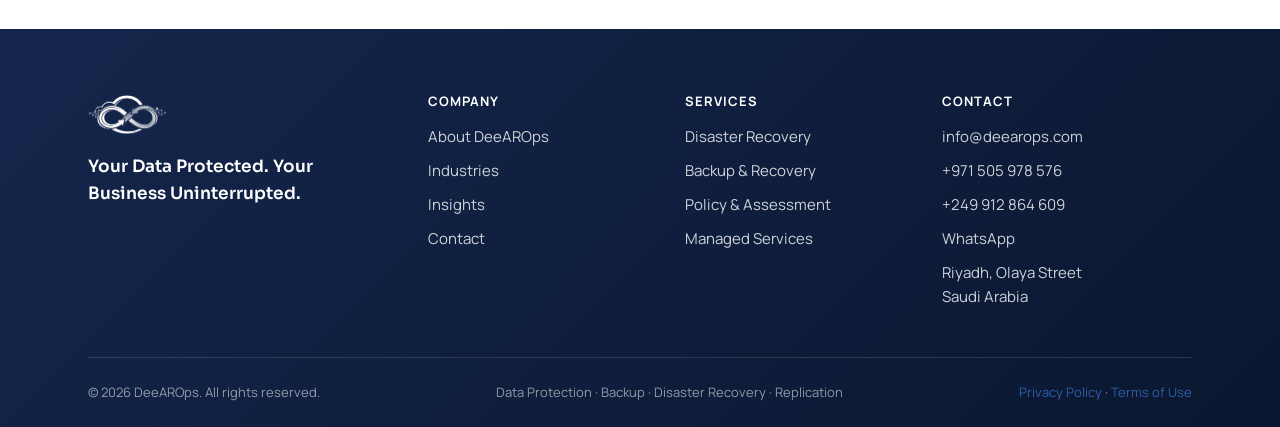
<file: about.html>
<!DOCTYPE html>
<html lang="en">
<head>
<meta charset="utf-8">
<meta name="viewport" content="width=device-width, initial-scale=1">
<title>About DeeAROps — Data Protection &amp; Disaster Recovery Specialists, Riyadh</title>
<meta name="description" content="DeeAROps does one thing — data protection, backup, disaster recovery and replication — as a vendor-neutral extension of our partners' teams, headquartered in Riyadh and serving the GCC across regions and time zones.">
<link rel="canonical" href="https://www.deearops.com/about.html">
<meta property="og:type" content="website">
<meta property="og:title" content="About DeeAROps — A specialist, not a generalist">
<meta property="og:description" content="One discipline, mastered. Policy-driven data protection, backup and disaster recovery.">
<meta property="og:url" content="https://www.deearops.com/about.html">
<meta property="og:image" content="https://www.deearops.com/assets/logo-icon.png">
<meta name="twitter:card" content="summary_large_image">
<meta name="twitter:title" content="About DeeAROps — A specialist, not a generalist">
<meta name="twitter:description" content="One discipline, mastered. Policy-driven data protection, backup and disaster recovery.">
<meta name="twitter:image" content="https://www.deearops.com/assets/logo-icon.png">
<link rel="icon" type="image/png" sizes="32x32" href="assets/favicon-32.png">
<link rel="apple-touch-icon" href="assets/apple-touch-icon.png">
<link rel="preconnect" href="https://fonts.googleapis.com">
<link rel="preconnect" href="https://fonts.gstatic.com" crossorigin>
<link href="https://fonts.googleapis.com/css2?family=Manrope:wght@400;600;700&family=Sora:wght@500;600;700&display=swap" rel="stylesheet">
<link rel="stylesheet" href="css/main.css">
<script src="js/main.js" defer></script>
</head>
<body>
<a class="skip-link" href="#main">Skip to content</a>

<header class="site-header">
  <div class="container nav-wrap">
    <a class="brand" href="index.html" aria-label="DeeAROps home">
      <img src="assets/logo-mark.png" alt="DeeAROps — infinity cloud logo" width="72" height="40">
      <span><span class="brand-name">DeeAROps</span><span class="brand-tag">Data Protection &amp; DR</span></span>
    </a>
    <nav class="site-nav" id="site-nav" aria-label="Main navigation">
      <ul>
        <li><a href="about.html" aria-current="page">About</a></li>
        <li><a href="services.html">Services</a></li>
        <li><a href="solutions.html">Solutions</a></li>
        <li><a href="industries.html">Industries</a></li>
        <li><a href="technology.html">Technology</a></li>
        <li><a href="insights.html">Insights</a></li>
        <li class="mobile-only"><a href="contact.html">Talk to Our Experts</a></li>
      </ul>
    </nav>
    <div class="nav-cta"><a class="btn btn-primary" href="contact.html">Talk to Our Experts</a></div>
    <button class="nav-toggle" type="button" aria-expanded="false" aria-controls="site-nav" aria-label="Open menu">
      <span class="bar"></span><span class="bar"></span><span class="bar"></span>
    </button>
  </div>
</header>

<main id="main">

  <section class="page-hero on-dark">
    <div class="container">
      <span class="eyebrow">About DeeAROps</span>
      <h1>A specialist, not a generalist.</h1>
      <p class="lead">IT failure is not a matter of if — it is a matter of when. DeeAROps exists so that when it happens, the business keeps running as if nothing happened.</p>
    </div>
  </section>

  <!-- Brand story -->
  <section class="section">
    <div class="container">
      <div class="two-col">
        <div class="reveal sticky-aside">
          <span class="eyebrow">Our story</span>
          <h2>One discipline. Mastered.</h2>
          <p class="lead" style="margin-top:16px;">DeeAROps is a specialized IT services company focused on one discipline: data protection, backup, disaster recovery and replication.</p>
          <p style="margin-top:16px;">We help organizations protect critical IT services, ensure business continuity, and meet recovery objectives through policy-driven design, implementation and managed services — across on-premises and cloud environments.</p>
        </div>
        <div>
          <div class="value-row reveal">
            <div class="idx">01</div>
            <div><h4>Specialists, not generalists</h4>
            <p class="muted" style="margin-top:4px;">Data protection is not a line on a service menu. It is everything we do, every day.</p></div>
          </div>
          <div class="value-row reveal reveal-d1">
            <div class="idx">02</div>
            <div><h4>Business-aligned recovery</h4>
            <p class="muted" style="margin-top:4px;">RPO and RTO are business promises, not technical settings. We design around what the business cannot afford to lose.</p></div>
          </div>
          <div class="value-row reveal reveal-d2">
            <div class="idx">03</div>
            <div><h4>Certainty, not hope</h4>
            <p class="muted" style="margin-top:4px;">Recovery that is tested, documented, monitored — and ready before it is ever needed.</p></div>
          </div>
        </div>
      </div>
    </div>
  </section>

  <!-- Vision & mission -->
  <section class="section band-navy on-dark">
    <div class="container">
      <div class="grid grid-2">
        <div class="card reveal">
          <span class="eyebrow">Vision</span>
          <h3>To be the region's most trusted specialist in business continuity — the partner enterprises call before disaster, not after.</h3>
        </div>
        <div class="card reveal reveal-d1">
          <span class="eyebrow">Mission</span>
          <h3>To turn IT recovery from a hope into a guarantee — through policy-driven design, rigorous implementation, and managed services that never leave.</h3>
        </div>
      </div>
    </div>
  </section>

  <!-- Values -->
  <section class="section">
    <div class="container">
      <div class="section-head reveal">
        <span class="eyebrow">Our values</span>
        <h2>What we are judged on.</h2>
      </div>
      <div class="grid grid-3">
        <div class="card reveal"><div class="step-num">01</div><h3>Reliability</h3><p>We are judged on the worst day. We build for it every day.</p></div>
        <div class="card reveal reveal-d1"><div class="step-num">02</div><h3>Depth</h3><p>One discipline, mastered — not many, attempted.</p></div>
        <div class="card reveal reveal-d2"><div class="step-num">03</div><h3>Accountability</h3><p>We stay after go-live. Monitoring, evidence, escalation — ours.</p></div>
        <div class="card reveal"><div class="step-num">04</div><h3>Transparency</h3><p>Documented, auditable, and testable — nothing on trust alone.</p></div>
        <div class="card reveal reveal-d1"><div class="step-num">05</div><h3>Foresight</h3><p>Proactive, not reactive. We answer "what if" before it is asked.</p></div>
      </div>
    </div>
  </section>

  <!-- Engagement model -->
  <section class="section bg-paper">
    <div class="container">
      <div class="section-head reveal">
        <span class="eyebrow">How we engage</span>
        <h2>We start with the business outcome — then build the technical architecture around it.</h2>
      </div>
      <div class="grid grid-4">
        <div class="card reveal">
          <div class="step-num">01</div><h3>Assess</h3>
          <p>Understand what the business cannot afford to lose. Define RPO &amp; RTO. Audit the existing environment.</p>
        </div>
        <div class="card reveal reveal-d1">
          <div class="step-num">02</div><h3>Design</h3>
          <p>Architecture, resource planning, recovery scenarios, runbooks and OLAs — the policy-driven blueprint.</p>
        </div>
        <div class="card reveal reveal-d2">
          <div class="step-num">03</div><h3>Implement</h3>
          <p>Configure and verify jobs, validate recovery, deliver on-job training and complete documentation.</p>
        </div>
        <div class="card reveal reveal-d3">
          <div class="step-num">04</div><h3>Manage</h3>
          <p>Continuous monitoring, audit evidence, periodic evaluation, reporting and vendor escalation.</p>
        </div>
      </div>
    </div>
  </section>

  <!-- Partner model -->
  <section class="section">
    <div class="container">
      <div class="section-head reveal">
        <span class="eyebrow">How we work with partners</span>
        <h2>An extension of your team — not another vendor to manage.</h2>
        <p class="lead">DeeAROps operates on behalf of partners and IT service providers, delivering under their standards, brand and account relationships — never contracting directly with the end customer.</p>
      </div>
      <div class="grid grid-3">
        <div class="card reveal">
          <h3>Technology Partner</h3>
          <p>A specialist bench that plugs into your delivery team for the DR &amp; backup workstreams you don't staff in-house.</p>
        </div>
        <div class="card reveal reveal-d1">
          <h3>Subcontractor</h3>
          <p>We execute under your contract and standards, invisible to the end customer, so you can bid capability you don't have to build.</p>
        </div>
        <div class="card reveal reveal-d2">
          <h3>Dedicated Delivery Department</h3>
          <p>An ongoing, embedded team operating as your DR &amp; backup function — represented under your brand, end to end.</p>
        </div>
      </div>
    </div>
  </section>

  <!-- Global delivery -->
  <section class="section band-navy on-dark">
    <div class="container">
      <div class="section-head reveal">
        <span class="eyebrow">Global delivery capability</span>
        <h2>Wherever your customers are, we can deliver.</h2>
        <p class="lead">Consultants and engineers supporting organizations across regions, time zones and industries — remotely and on-site, at any scale.</p>
      </div>
      <div class="grid grid-4">
        <div class="reveal"><div class="stat-num">24/7</div><div class="stat-label">Follow-the-sun coverage</div></div>
        <div class="reveal reveal-d1"><div class="stat-num">Remote + On-Site</div><div class="stat-label">Flexible delivery model</div></div>
        <div class="reveal reveal-d2"><div class="stat-num">4 regions</div><div class="stat-label">EMEA · Americas · Africa · APAC</div></div>
        <div class="reveal reveal-d3"><div class="stat-num">Any scale</div><div class="stat-label">From local to global</div></div>
      </div>
    </div>
  </section>

  <!-- Final CTA -->
  <section class="section cta-band">
    <div class="container reveal">
      <span class="eyebrow">Work with us</span>
      <h2 class="display">The partner enterprises call before disaster, not after.</h2>
      <div class="hero-ctas">
        <a class="btn btn-primary" href="contact.html">Talk to Our Experts</a>
        <a class="btn btn-secondary" href="services.html">Explore Our Capabilities</a>
      </div>
    </div>
  </section>

</main>

<footer class="site-footer">
  <div class="container">
    <div class="footer-main">
      <div class="footer-brand">
        <img src="assets/logo-mark-white.png" alt="DeeAROps logo" width="80" height="44">
        <p class="tagline">Your Data Protected. Your Business Uninterrupted.</p>
      </div>
      <nav class="footer-col" aria-label="Company">
        <h4>Company</h4>
        <ul>
          <li><a href="about.html">About DeeAROps</a></li>
          <li><a href="industries.html">Industries</a></li>
          <li><a href="insights.html">Insights</a></li>
          <li><a href="contact.html">Contact</a></li>
        </ul>
      </nav>
      <nav class="footer-col" aria-label="Services">
        <h4>Services</h4>
        <ul>
          <li><a href="services.html#disaster-recovery">Disaster Recovery</a></li>
          <li><a href="services.html#backup-recovery">Backup &amp; Recovery</a></li>
          <li><a href="services.html#service-levels">Policy &amp; Assessment</a></li>
          <li><a href="services.html#sla">Managed Services</a></li>
        </ul>
      </nav>
      <div class="footer-col">
        <h4>Contact</h4>
        <ul>
          <li><a href="mailto:info@deearops.com">info@deearops.com</a></li>
          <li><a href="tel:+971505978576">+971 505 978 576</a></li>
          <li><a href="tel:+249912864609">+249 912 864 609</a></li>
          <li><a href="https://wa.me/971505978576" target="_blank" rel="noopener">WhatsApp</a></li>
          <li>Riyadh, Olaya Street<br>Saudi Arabia</li>
        </ul>
      </div>
    </div>
    <div class="footer-bottom">
      <span>© 2026 DeeAROps. All rights reserved.</span>
      <span>Data Protection · Backup · Disaster Recovery · Replication</span>
      <span><a href="privacy.html">Privacy Policy</a> · <a href="terms.html">Terms of Use</a></span>
    </div>
  </div>
</footer>
</body>
</html>
</file>
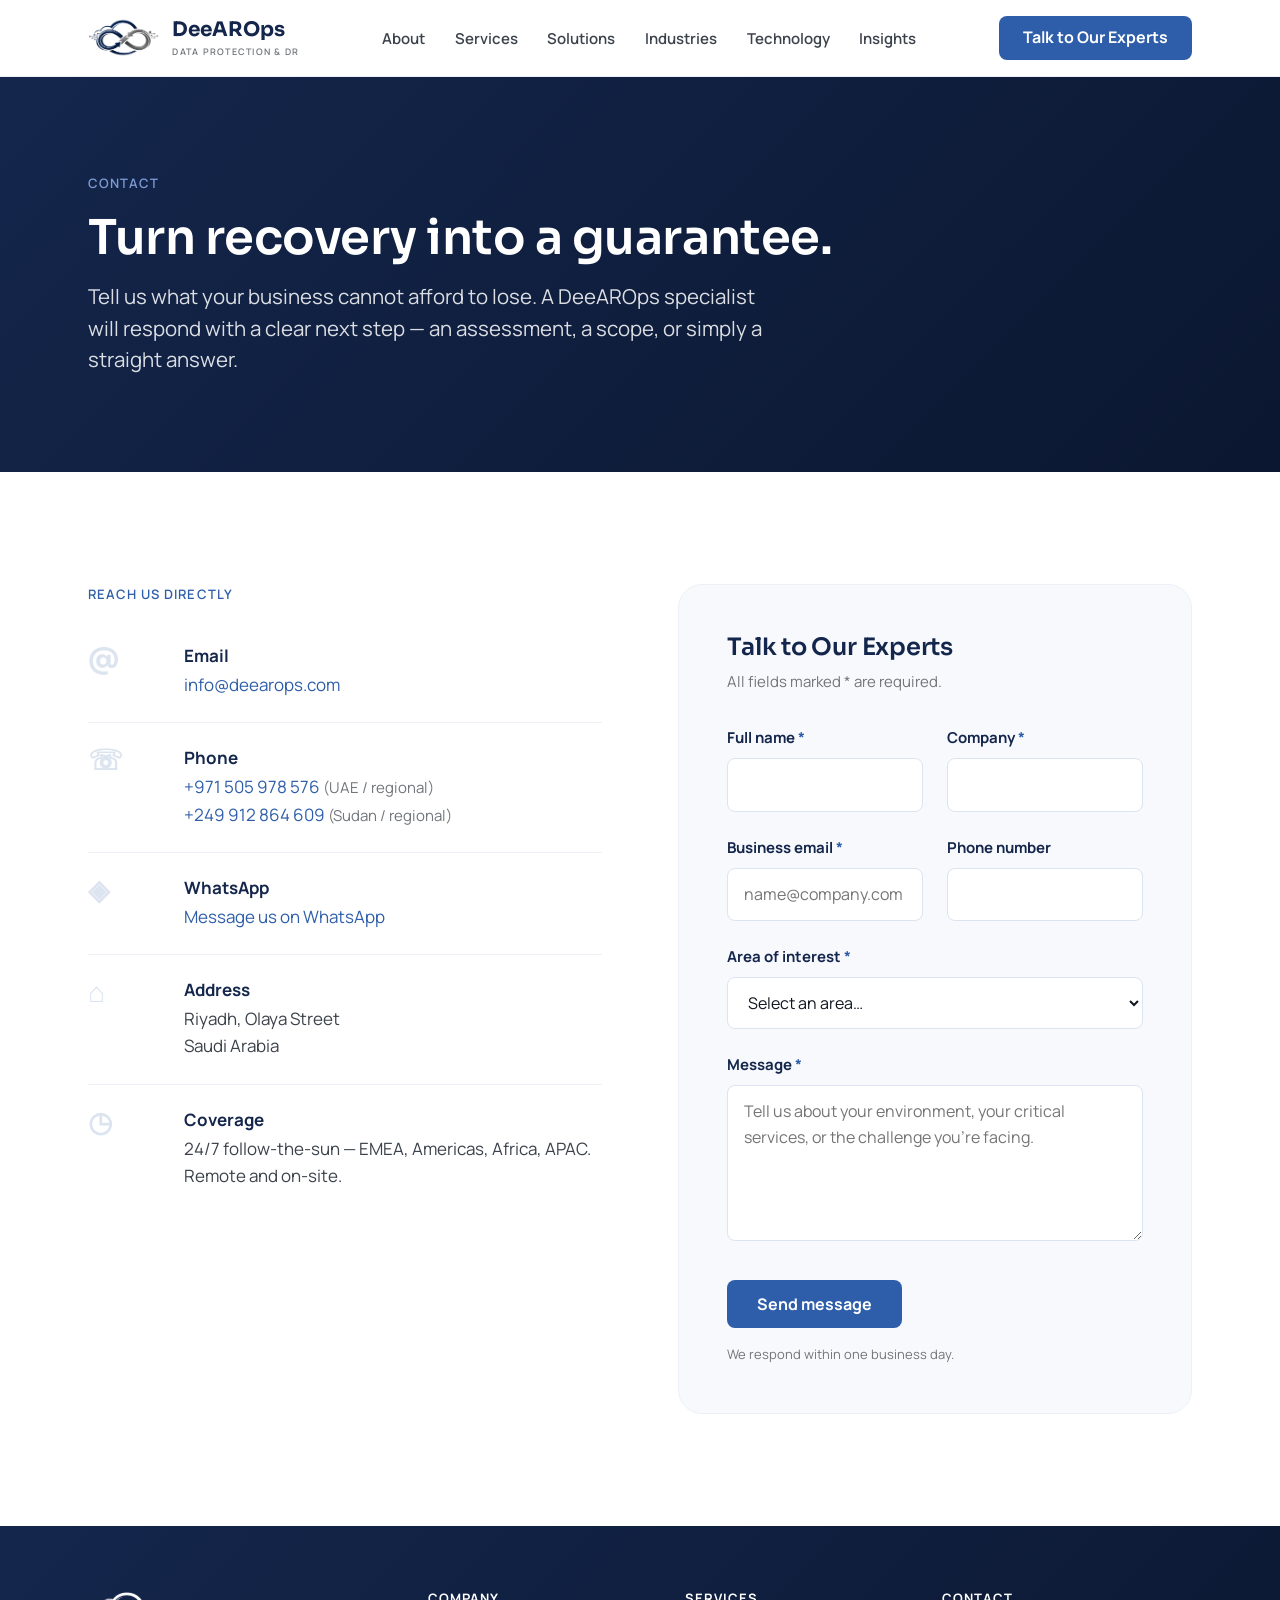
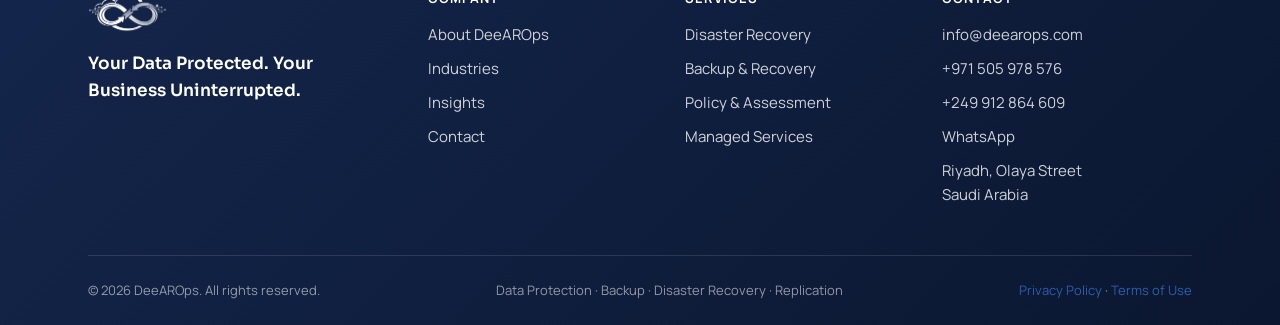
<file: contact.html>
<!DOCTYPE html>
<html lang="en">
<head>
<meta charset="utf-8">
<meta name="viewport" content="width=device-width, initial-scale=1">
<title>Contact — Talk to Our Experts | DeeAROps</title>
<meta name="description" content="Talk to a DeeAROps specialist about data protection, backup, disaster recovery and managed services. Riyadh, Saudi Arabia — serving organizations across regions and time zones.">
<link rel="canonical" href="https://www.deearops.com/contact.html">
<meta property="og:type" content="website">
<meta property="og:title" content="Talk to Our Experts — DeeAROps">
<meta property="og:description" content="Turn recovery into a guarantee. Start the conversation.">
<meta property="og:url" content="https://www.deearops.com/contact.html">
<meta property="og:image" content="https://www.deearops.com/assets/logo-icon.png">
<meta name="twitter:card" content="summary_large_image">
<meta name="twitter:title" content="Talk to Our Experts — DeeAROps">
<meta name="twitter:description" content="Turn recovery into a guarantee. Start the conversation.">
<meta name="twitter:image" content="https://www.deearops.com/assets/logo-icon.png">
<link rel="icon" type="image/png" sizes="32x32" href="assets/favicon-32.png">
<link rel="apple-touch-icon" href="assets/apple-touch-icon.png">
<link rel="preconnect" href="https://fonts.googleapis.com">
<link rel="preconnect" href="https://fonts.gstatic.com" crossorigin>
<link href="https://fonts.googleapis.com/css2?family=Manrope:wght@400;600;700&family=Sora:wght@500;600;700&display=swap" rel="stylesheet">
<link rel="stylesheet" href="css/main.css">
<script src="js/main.js" defer></script>
<script type="application/ld+json">
{
  "@context": "https://schema.org",
  "@type": "LocalBusiness",
  "name": "DeeAROps",
  "url": "https://www.deearops.com/",
  "email": "info@deearops.com",
  "telephone": "+971505978576",
  "address": {
    "@type": "PostalAddress",
    "streetAddress": "Olaya Street",
    "addressLocality": "Riyadh",
    "addressCountry": "SA"
  },
  "description": "Specialists in data protection, backup, disaster recovery and replication — policy-driven, vendor-neutral, across on-premises and every major cloud."
}
</script>
</head>
<body>
<a class="skip-link" href="#main">Skip to content</a>

<header class="site-header">
  <div class="container nav-wrap">
    <a class="brand" href="index.html" aria-label="DeeAROps home">
      <img src="assets/logo-mark.png" alt="DeeAROps — infinity cloud logo" width="72" height="40">
      <span><span class="brand-name">DeeAROps</span><span class="brand-tag">Data Protection &amp; DR</span></span>
    </a>
    <nav class="site-nav" id="site-nav" aria-label="Main navigation">
      <ul>
        <li><a href="about.html">About</a></li>
        <li><a href="services.html">Services</a></li>
        <li><a href="solutions.html">Solutions</a></li>
        <li><a href="industries.html">Industries</a></li>
        <li><a href="technology.html">Technology</a></li>
        <li><a href="insights.html">Insights</a></li>
        <li class="mobile-only"><a href="contact.html" aria-current="page">Talk to Our Experts</a></li>
      </ul>
    </nav>
    <div class="nav-cta"><a class="btn btn-primary" href="contact.html">Talk to Our Experts</a></div>
    <button class="nav-toggle" type="button" aria-expanded="false" aria-controls="site-nav" aria-label="Open menu">
      <span class="bar"></span><span class="bar"></span><span class="bar"></span>
    </button>
  </div>
</header>

<main id="main">

  <section class="page-hero on-dark">
    <div class="container">
      <span class="eyebrow">Contact</span>
      <h1>Turn recovery into a guarantee.</h1>
      <p class="lead">Tell us what your business cannot afford to lose. A DeeAROps specialist will respond with a clear next step — an assessment, a scope, or simply a straight answer.</p>
    </div>
  </section>

  <section class="section">
    <div class="container">
      <div class="two-col">
        <!-- Contact details -->
        <div class="sticky-aside">
          <span class="eyebrow reveal">Reach us directly</span>
          <div class="value-row reveal">
            <div class="idx" aria-hidden="true">@</div>
            <div>
              <h4>Email</h4>
              <p style="margin-top:4px;"><a href="mailto:info@deearops.com">info@deearops.com</a></p>
            </div>
          </div>
          <div class="value-row reveal">
            <div class="idx" aria-hidden="true">☏</div>
            <div>
              <h4>Phone</h4>
              <p style="margin-top:4px;"><a href="tel:+971505978576">+971 505 978 576</a> <span class="muted">(UAE / regional)</span><br><a href="tel:+249912864609">+249 912 864 609</a> <span class="muted">(Sudan / regional)</span></p>
            </div>
          </div>
          <div class="value-row reveal">
            <div class="idx" aria-hidden="true">◈</div>
            <div>
              <h4>WhatsApp</h4>
              <p style="margin-top:4px;"><a href="https://wa.me/971505978576" target="_blank" rel="noopener">Message us on WhatsApp</a></p>
            </div>
          </div>
          <div class="value-row reveal">
            <div class="idx" aria-hidden="true">⌂</div>
            <div>
              <h4>Address</h4>
              <p style="margin-top:4px;">Riyadh, Olaya Street<br>Saudi Arabia</p>
            </div>
          </div>
          <div class="value-row reveal">
            <div class="idx" aria-hidden="true">◷</div>
            <div>
              <h4>Coverage</h4>
              <p style="margin-top:4px;">24/7 follow-the-sun — EMEA, Americas, Africa, APAC. Remote and on-site.</p>
            </div>
          </div>
        </div>

        <!-- Form -->
        <div class="feature-panel reveal">
          <h2 style="font-size:1.5rem;">Talk to Our Experts</h2>
          <p class="muted" style="margin:8px 0 32px;">All fields marked <span class="req">*</span> are required.</p>
          <form id="contact-form" novalidate>
            <div class="hp-field" aria-hidden="true">
              <label for="cf-website">Leave this field empty</label>
              <input id="cf-website" name="website" type="text" tabindex="-1" autocomplete="off">
            </div>
            <div class="form-grid">
              <div class="form-field">
                <label for="cf-name">Full name <span class="req" aria-hidden="true">*</span></label>
                <input id="cf-name" name="name" type="text" autocomplete="name" required aria-describedby="error-name">
                <p class="field-error" id="error-name" role="alert"></p>
              </div>
              <div class="form-field">
                <label for="cf-company">Company <span class="req" aria-hidden="true">*</span></label>
                <input id="cf-company" name="company" type="text" autocomplete="organization" required aria-describedby="error-company">
                <p class="field-error" id="error-company" role="alert"></p>
              </div>
              <div class="form-field">
                <label for="cf-email">Business email <span class="req" aria-hidden="true">*</span></label>
                <input id="cf-email" name="email" type="email" autocomplete="email" inputmode="email" placeholder="name@company.com" required aria-describedby="error-email">
                <p class="field-error" id="error-email" role="alert"></p>
              </div>
              <div class="form-field">
                <label for="cf-phone">Phone number</label>
                <input id="cf-phone" name="phone" type="tel" autocomplete="tel" inputmode="tel" aria-describedby="error-phone">
                <p class="field-error" id="error-phone" role="alert"></p>
              </div>
              <div class="form-field full">
                <label for="cf-interest">Area of interest <span class="req" aria-hidden="true">*</span></label>
                <select id="cf-interest" name="interest" required aria-describedby="error-interest">
                  <option value="">Select an area…</option>
                  <option>Disaster Recovery</option>
                  <option>Backup &amp; Recovery</option>
                  <option>Policy &amp; Assessment</option>
                  <option>Managed Services</option>
                  <option>Partnership / White-label delivery</option>
                  <option>Other</option>
                </select>
                <p class="field-error" id="error-interest" role="alert"></p>
              </div>
              <div class="form-field full">
                <label for="cf-message">Message <span class="req" aria-hidden="true">*</span></label>
                <textarea id="cf-message" name="message" rows="5" required aria-describedby="error-message" placeholder="Tell us about your environment, your critical services, or the challenge you're facing."></textarea>
                <p class="field-error" id="error-message" role="alert"></p>
              </div>
            </div>
            <div style="display:flex;flex-wrap:wrap;gap:16px;align-items:center;margin-top:32px;">
              <button class="btn btn-primary" type="submit">
                <span class="spinner" aria-hidden="true"></span>
                Send message
              </button>
              <p class="form-note">We respond within one business day.</p>
            </div>
            <div class="form-status" id="form-status" role="status" aria-live="polite"></div>
          </form>
        </div>
      </div>
    </div>
  </section>

</main>

<footer class="site-footer">
  <div class="container">
    <div class="footer-main">
      <div class="footer-brand">
        <img src="assets/logo-mark-white.png" alt="DeeAROps logo" width="80" height="44">
        <p class="tagline">Your Data Protected. Your Business Uninterrupted.</p>
      </div>
      <nav class="footer-col" aria-label="Company">
        <h4>Company</h4>
        <ul>
          <li><a href="about.html">About DeeAROps</a></li>
          <li><a href="industries.html">Industries</a></li>
          <li><a href="insights.html">Insights</a></li>
          <li><a href="contact.html">Contact</a></li>
        </ul>
      </nav>
      <nav class="footer-col" aria-label="Services">
        <h4>Services</h4>
        <ul>
          <li><a href="services.html#disaster-recovery">Disaster Recovery</a></li>
          <li><a href="services.html#backup-recovery">Backup &amp; Recovery</a></li>
          <li><a href="services.html#service-levels">Policy &amp; Assessment</a></li>
          <li><a href="services.html#sla">Managed Services</a></li>
        </ul>
      </nav>
      <div class="footer-col">
        <h4>Contact</h4>
        <ul>
          <li><a href="mailto:info@deearops.com">info@deearops.com</a></li>
          <li><a href="tel:+971505978576">+971 505 978 576</a></li>
          <li><a href="tel:+249912864609">+249 912 864 609</a></li>
          <li><a href="https://wa.me/971505978576" target="_blank" rel="noopener">WhatsApp</a></li>
          <li>Riyadh, Olaya Street<br>Saudi Arabia</li>
        </ul>
      </div>
    </div>
    <div class="footer-bottom">
      <span>© 2026 DeeAROps. All rights reserved.</span>
      <span>Data Protection · Backup · Disaster Recovery · Replication</span>
      <span><a href="privacy.html">Privacy Policy</a> · <a href="terms.html">Terms of Use</a></span>
    </div>
  </div>
</footer>
</body>
</html>
</file>
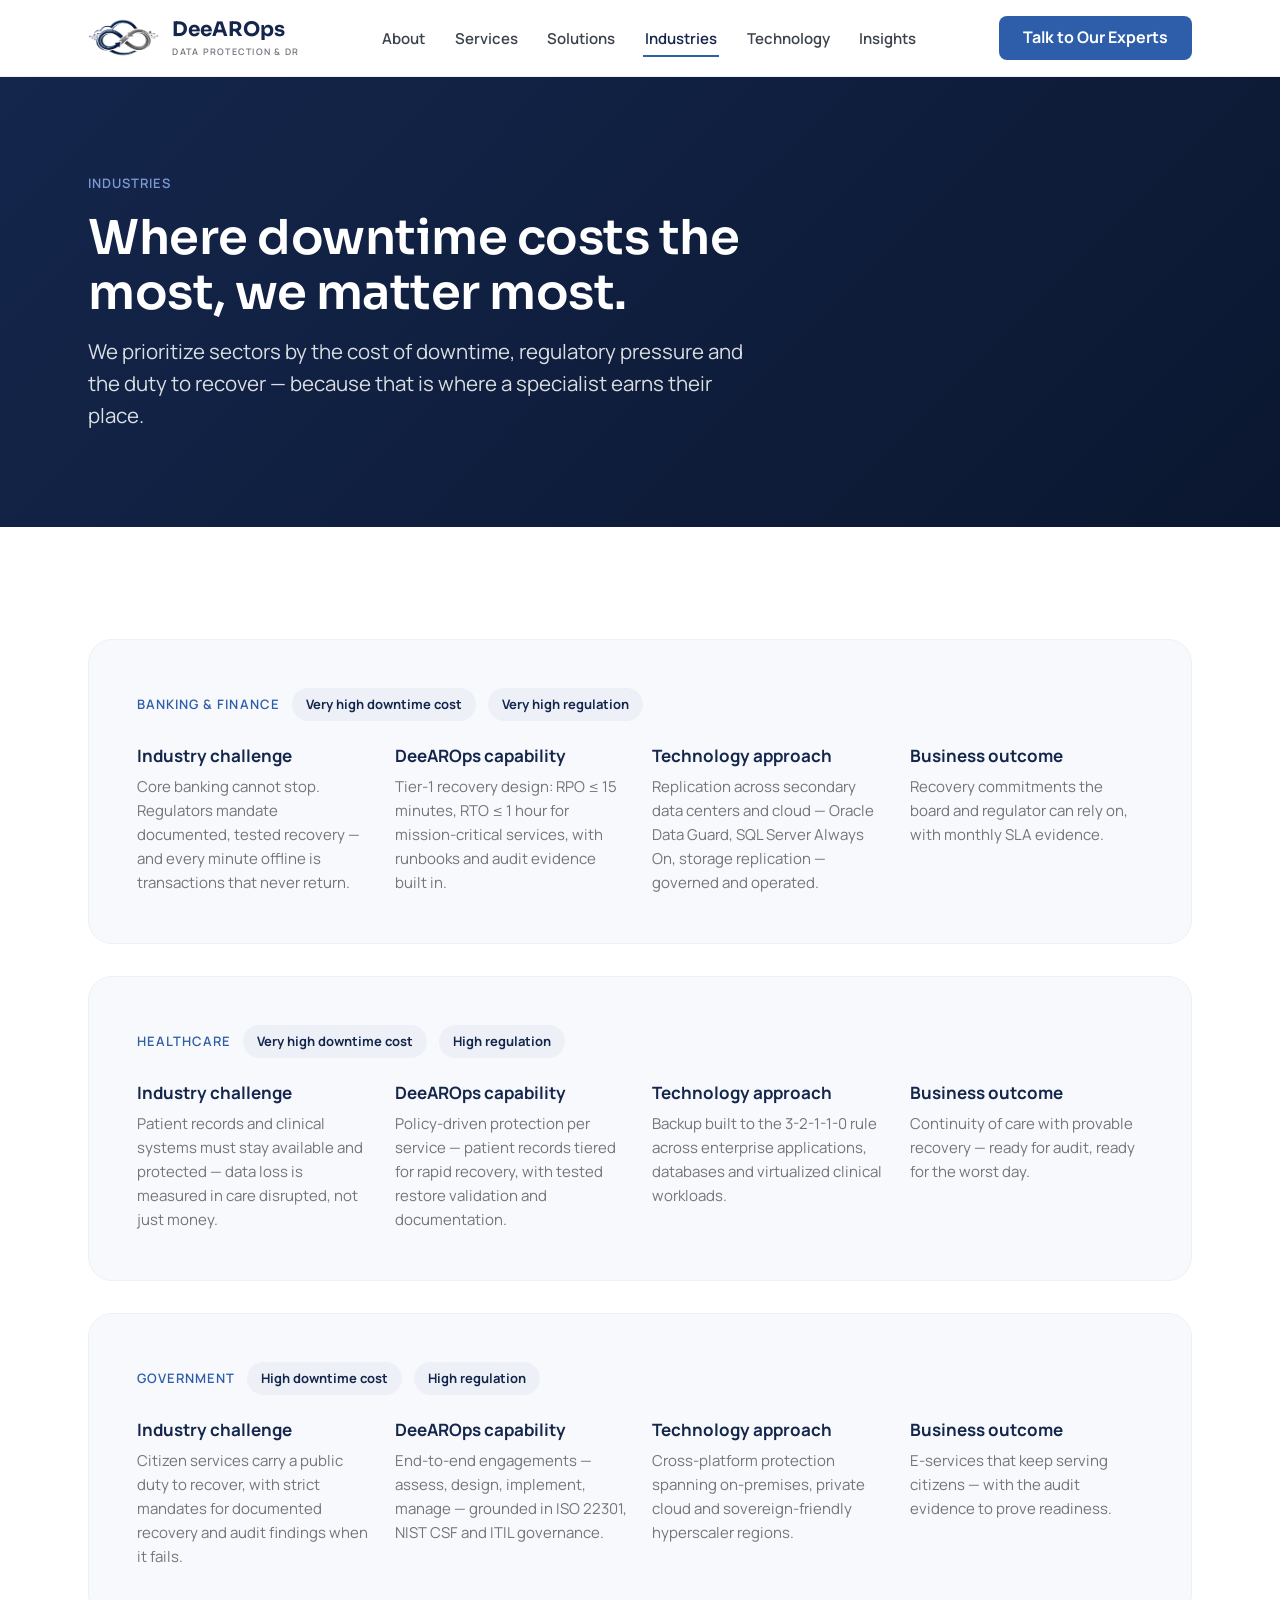
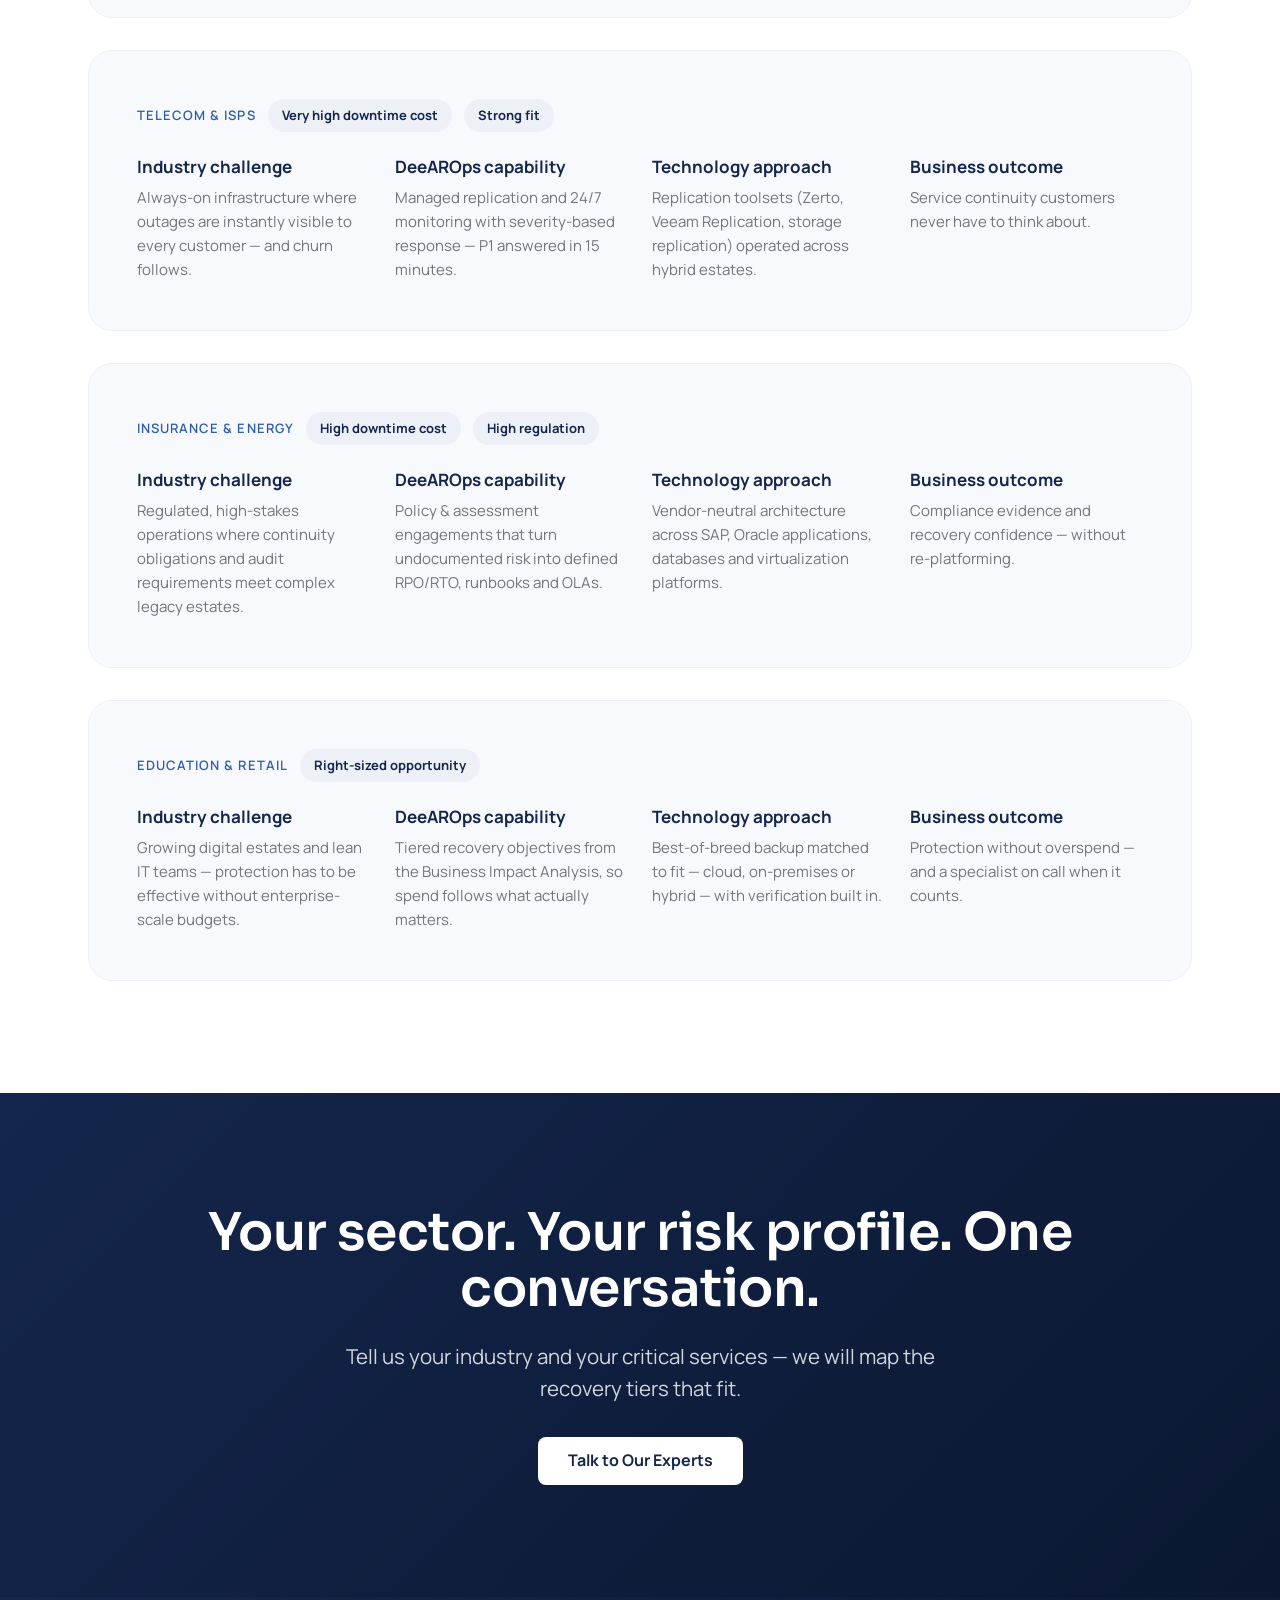
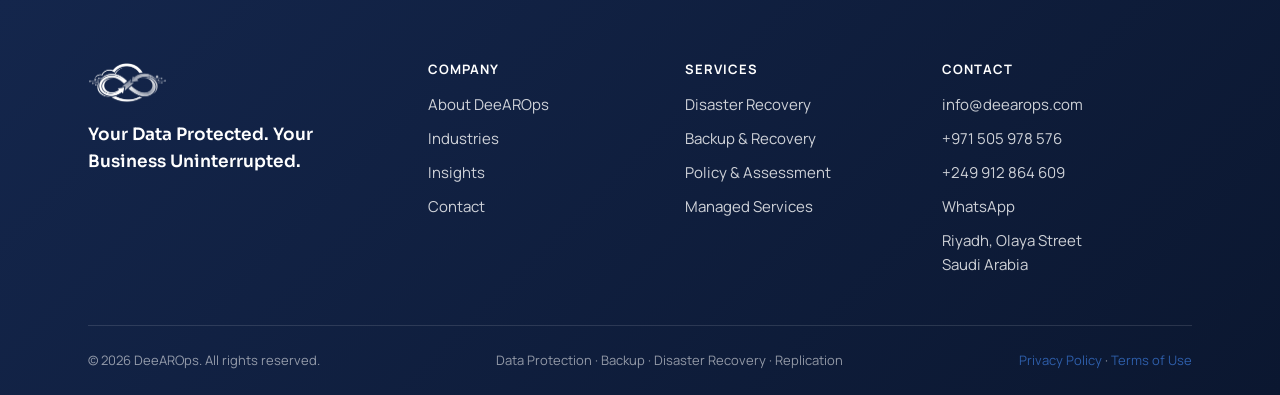
<file: industries.html>
<!DOCTYPE html>
<html lang="en">
<head>
<meta charset="utf-8">
<meta name="viewport" content="width=device-width, initial-scale=1">
<title>Industries — Banking, Healthcare &amp; Government Backup/DR in the GCC | DeeAROps</title>
<meta name="description" content="DeeAROps serves the sectors where downtime costs the most across Saudi Arabia and the GCC: banking and finance, healthcare, government, telecom, insurance and energy, education and retail.">
<link rel="canonical" href="https://www.deearops.com/industries.html">
<meta property="og:type" content="website">
<meta property="og:title" content="DeeAROps Industries — Where downtime costs the most">
<meta property="og:description" content="Industry challenge → DeeAROps capability → technology approach → business outcome.">
<meta property="og:url" content="https://www.deearops.com/industries.html">
<meta property="og:image" content="https://www.deearops.com/assets/logo-icon.png">
<meta name="twitter:card" content="summary_large_image">
<meta name="twitter:title" content="DeeAROps Industries — Where downtime costs the most">
<meta name="twitter:description" content="Industry challenge → DeeAROps capability → technology approach → business outcome.">
<meta name="twitter:image" content="https://www.deearops.com/assets/logo-icon.png">
<link rel="icon" type="image/png" sizes="32x32" href="assets/favicon-32.png">
<link rel="apple-touch-icon" href="assets/apple-touch-icon.png">
<link rel="preconnect" href="https://fonts.googleapis.com">
<link rel="preconnect" href="https://fonts.gstatic.com" crossorigin>
<link href="https://fonts.googleapis.com/css2?family=Manrope:wght@400;600;700&family=Sora:wght@500;600;700&display=swap" rel="stylesheet">
<link rel="stylesheet" href="css/main.css">
<script src="js/main.js" defer></script>
</head>
<body>
<a class="skip-link" href="#main">Skip to content</a>

<header class="site-header">
  <div class="container nav-wrap">
    <a class="brand" href="index.html" aria-label="DeeAROps home">
      <img src="assets/logo-mark.png" alt="DeeAROps — infinity cloud logo" width="72" height="40">
      <span><span class="brand-name">DeeAROps</span><span class="brand-tag">Data Protection &amp; DR</span></span>
    </a>
    <nav class="site-nav" id="site-nav" aria-label="Main navigation">
      <ul>
        <li><a href="about.html">About</a></li>
        <li><a href="services.html">Services</a></li>
        <li><a href="solutions.html">Solutions</a></li>
        <li><a href="industries.html" aria-current="page">Industries</a></li>
        <li><a href="technology.html">Technology</a></li>
        <li><a href="insights.html">Insights</a></li>
        <li class="mobile-only"><a href="contact.html">Talk to Our Experts</a></li>
      </ul>
    </nav>
    <div class="nav-cta"><a class="btn btn-primary" href="contact.html">Talk to Our Experts</a></div>
    <button class="nav-toggle" type="button" aria-expanded="false" aria-controls="site-nav" aria-label="Open menu">
      <span class="bar"></span><span class="bar"></span><span class="bar"></span>
    </button>
  </div>
</header>

<main id="main">

  <section class="page-hero on-dark">
    <div class="container">
      <span class="eyebrow">Industries</span>
      <h1>Where downtime costs the most, we matter most.</h1>
      <p class="lead">We prioritize sectors by the cost of downtime, regulatory pressure and the duty to recover — because that is where a specialist earns their place.</p>
    </div>
  </section>

  <section class="section" id="banking">
    <div class="container">
      <div class="feature-panel reveal">
        <div style="display:flex;gap:12px;flex-wrap:wrap;align-items:center;">
          <span class="eyebrow" style="margin:0;">Banking &amp; Finance</span>
          <span class="pill">Very high downtime cost</span><span class="pill">Very high regulation</span>
        </div>
        <div class="grid grid-4" style="margin-top:24px;">
          <div><h4>Industry challenge</h4><p class="muted" style="margin-top:8px;">Core banking cannot stop. Regulators mandate documented, tested recovery — and every minute offline is transactions that never return.</p></div>
          <div><h4>DeeAROps capability</h4><p class="muted" style="margin-top:8px;">Tier-1 recovery design: RPO ≤ 15 minutes, RTO ≤ 1 hour for mission-critical services, with runbooks and audit evidence built in.</p></div>
          <div><h4>Technology approach</h4><p class="muted" style="margin-top:8px;">Replication across secondary data centers and cloud — Oracle Data Guard, SQL Server Always On, storage replication — governed and operated.</p></div>
          <div><h4>Business outcome</h4><p class="muted" style="margin-top:8px;">Recovery commitments the board and regulator can rely on, with monthly SLA evidence.</p></div>
        </div>
      </div>

      <div class="feature-panel reveal" style="margin-top:32px;" id="healthcare">
        <div style="display:flex;gap:12px;flex-wrap:wrap;align-items:center;">
          <span class="eyebrow" style="margin:0;">Healthcare</span>
          <span class="pill">Very high downtime cost</span><span class="pill">High regulation</span>
        </div>
        <div class="grid grid-4" style="margin-top:24px;">
          <div><h4>Industry challenge</h4><p class="muted" style="margin-top:8px;">Patient records and clinical systems must stay available and protected — data loss is measured in care disrupted, not just money.</p></div>
          <div><h4>DeeAROps capability</h4><p class="muted" style="margin-top:8px;">Policy-driven protection per service — patient records tiered for rapid recovery, with tested restore validation and documentation.</p></div>
          <div><h4>Technology approach</h4><p class="muted" style="margin-top:8px;">Backup built to the 3-2-1-1-0 rule across enterprise applications, databases and virtualized clinical workloads.</p></div>
          <div><h4>Business outcome</h4><p class="muted" style="margin-top:8px;">Continuity of care with provable recovery — ready for audit, ready for the worst day.</p></div>
        </div>
      </div>

      <div class="feature-panel reveal" style="margin-top:32px;" id="government">
        <div style="display:flex;gap:12px;flex-wrap:wrap;align-items:center;">
          <span class="eyebrow" style="margin:0;">Government</span>
          <span class="pill">High downtime cost</span><span class="pill">High regulation</span>
        </div>
        <div class="grid grid-4" style="margin-top:24px;">
          <div><h4>Industry challenge</h4><p class="muted" style="margin-top:8px;">Citizen services carry a public duty to recover, with strict mandates for documented recovery and audit findings when it fails.</p></div>
          <div><h4>DeeAROps capability</h4><p class="muted" style="margin-top:8px;">End-to-end engagements — assess, design, implement, manage — grounded in ISO 22301, NIST CSF and ITIL governance.</p></div>
          <div><h4>Technology approach</h4><p class="muted" style="margin-top:8px;">Cross-platform protection spanning on-premises, private cloud and sovereign-friendly hyperscaler regions.</p></div>
          <div><h4>Business outcome</h4><p class="muted" style="margin-top:8px;">E-services that keep serving citizens — with the audit evidence to prove readiness.</p></div>
        </div>
      </div>

      <div class="feature-panel reveal" style="margin-top:32px;" id="telecom">
        <div style="display:flex;gap:12px;flex-wrap:wrap;align-items:center;">
          <span class="eyebrow" style="margin:0;">Telecom &amp; ISPs</span>
          <span class="pill">Very high downtime cost</span><span class="pill">Strong fit</span>
        </div>
        <div class="grid grid-4" style="margin-top:24px;">
          <div><h4>Industry challenge</h4><p class="muted" style="margin-top:8px;">Always-on infrastructure where outages are instantly visible to every customer — and churn follows.</p></div>
          <div><h4>DeeAROps capability</h4><p class="muted" style="margin-top:8px;">Managed replication and 24/7 monitoring with severity-based response — P1 answered in 15 minutes.</p></div>
          <div><h4>Technology approach</h4><p class="muted" style="margin-top:8px;">Replication toolsets (Zerto, Veeam Replication, storage replication) operated across hybrid estates.</p></div>
          <div><h4>Business outcome</h4><p class="muted" style="margin-top:8px;">Service continuity customers never have to think about.</p></div>
        </div>
      </div>

      <div class="feature-panel reveal" style="margin-top:32px;" id="insurance-energy">
        <div style="display:flex;gap:12px;flex-wrap:wrap;align-items:center;">
          <span class="eyebrow" style="margin:0;">Insurance &amp; Energy</span>
          <span class="pill">High downtime cost</span><span class="pill">High regulation</span>
        </div>
        <div class="grid grid-4" style="margin-top:24px;">
          <div><h4>Industry challenge</h4><p class="muted" style="margin-top:8px;">Regulated, high-stakes operations where continuity obligations and audit requirements meet complex legacy estates.</p></div>
          <div><h4>DeeAROps capability</h4><p class="muted" style="margin-top:8px;">Policy &amp; assessment engagements that turn undocumented risk into defined RPO/RTO, runbooks and OLAs.</p></div>
          <div><h4>Technology approach</h4><p class="muted" style="margin-top:8px;">Vendor-neutral architecture across SAP, Oracle applications, databases and virtualization platforms.</p></div>
          <div><h4>Business outcome</h4><p class="muted" style="margin-top:8px;">Compliance evidence and recovery confidence — without re-platforming.</p></div>
        </div>
      </div>

      <div class="feature-panel reveal" style="margin-top:32px;" id="education-retail">
        <div style="display:flex;gap:12px;flex-wrap:wrap;align-items:center;">
          <span class="eyebrow" style="margin:0;">Education &amp; Retail</span>
          <span class="pill">Right-sized opportunity</span>
        </div>
        <div class="grid grid-4" style="margin-top:24px;">
          <div><h4>Industry challenge</h4><p class="muted" style="margin-top:8px;">Growing digital estates and lean IT teams — protection has to be effective without enterprise-scale budgets.</p></div>
          <div><h4>DeeAROps capability</h4><p class="muted" style="margin-top:8px;">Tiered recovery objectives from the Business Impact Analysis, so spend follows what actually matters.</p></div>
          <div><h4>Technology approach</h4><p class="muted" style="margin-top:8px;">Best-of-breed backup matched to fit — cloud, on-premises or hybrid — with verification built in.</p></div>
          <div><h4>Business outcome</h4><p class="muted" style="margin-top:8px;">Protection without overspend — and a specialist on call when it counts.</p></div>
        </div>
      </div>
    </div>
  </section>

  <!-- CTA -->
  <section class="section band-navy on-dark cta-band">
    <div class="container reveal">
      <h2 class="display">Your sector. Your risk profile. One conversation.</h2>
      <p class="lead">Tell us your industry and your critical services — we will map the recovery tiers that fit.</p>
      <div class="hero-ctas">
        <a class="btn btn-primary" href="contact.html">Talk to Our Experts</a>
      </div>
    </div>
  </section>

</main>

<footer class="site-footer">
  <div class="container">
    <div class="footer-main">
      <div class="footer-brand">
        <img src="assets/logo-mark-white.png" alt="DeeAROps logo" width="80" height="44">
        <p class="tagline">Your Data Protected. Your Business Uninterrupted.</p>
      </div>
      <nav class="footer-col" aria-label="Company">
        <h4>Company</h4>
        <ul>
          <li><a href="about.html">About DeeAROps</a></li>
          <li><a href="industries.html">Industries</a></li>
          <li><a href="insights.html">Insights</a></li>
          <li><a href="contact.html">Contact</a></li>
        </ul>
      </nav>
      <nav class="footer-col" aria-label="Services">
        <h4>Services</h4>
        <ul>
          <li><a href="services.html#disaster-recovery">Disaster Recovery</a></li>
          <li><a href="services.html#backup-recovery">Backup &amp; Recovery</a></li>
          <li><a href="services.html#service-levels">Policy &amp; Assessment</a></li>
          <li><a href="services.html#sla">Managed Services</a></li>
        </ul>
      </nav>
      <div class="footer-col">
        <h4>Contact</h4>
        <ul>
          <li><a href="mailto:info@deearops.com">info@deearops.com</a></li>
          <li><a href="tel:+971505978576">+971 505 978 576</a></li>
          <li><a href="tel:+249912864609">+249 912 864 609</a></li>
          <li><a href="https://wa.me/971505978576" target="_blank" rel="noopener">WhatsApp</a></li>
          <li>Riyadh, Olaya Street<br>Saudi Arabia</li>
        </ul>
      </div>
    </div>
    <div class="footer-bottom">
      <span>© 2026 DeeAROps. All rights reserved.</span>
      <span>Data Protection · Backup · Disaster Recovery · Replication</span>
      <span><a href="privacy.html">Privacy Policy</a> · <a href="terms.html">Terms of Use</a></span>
    </div>
  </div>
</footer>
</body>
</html>
</file>
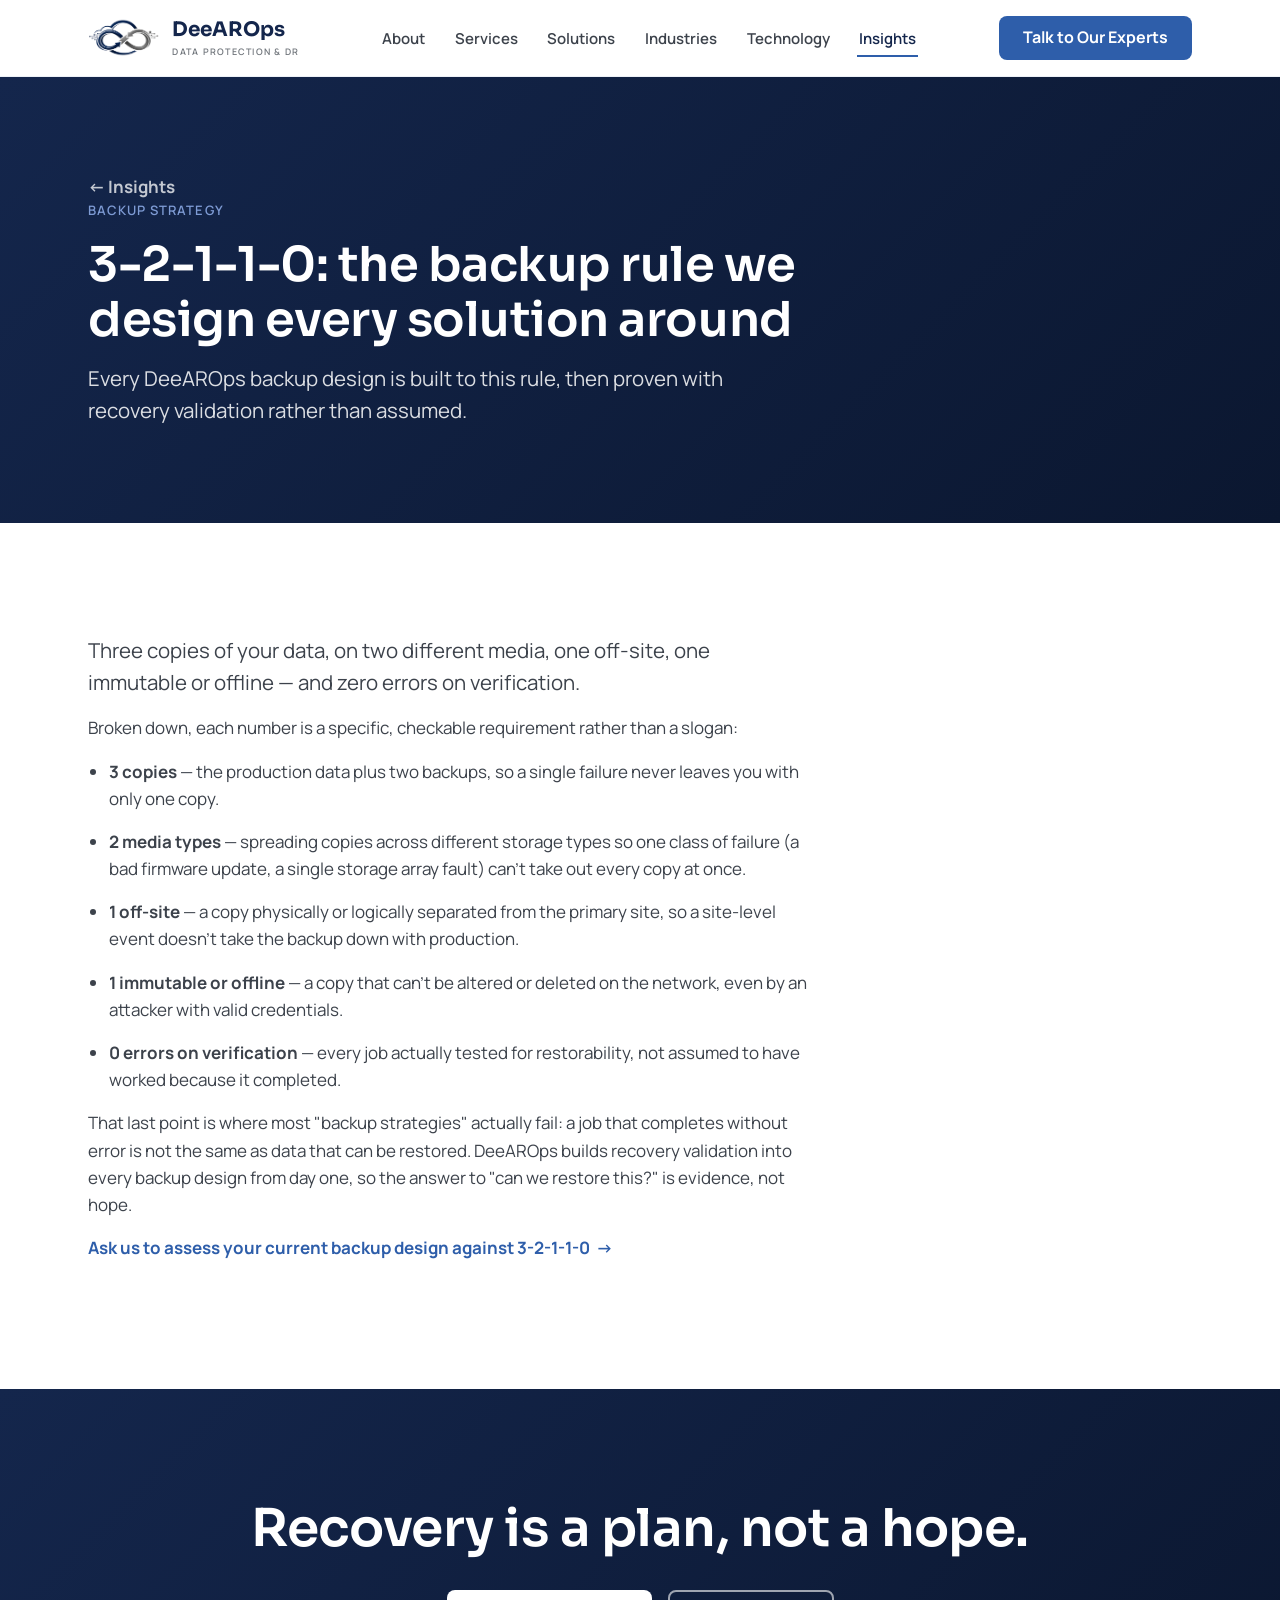
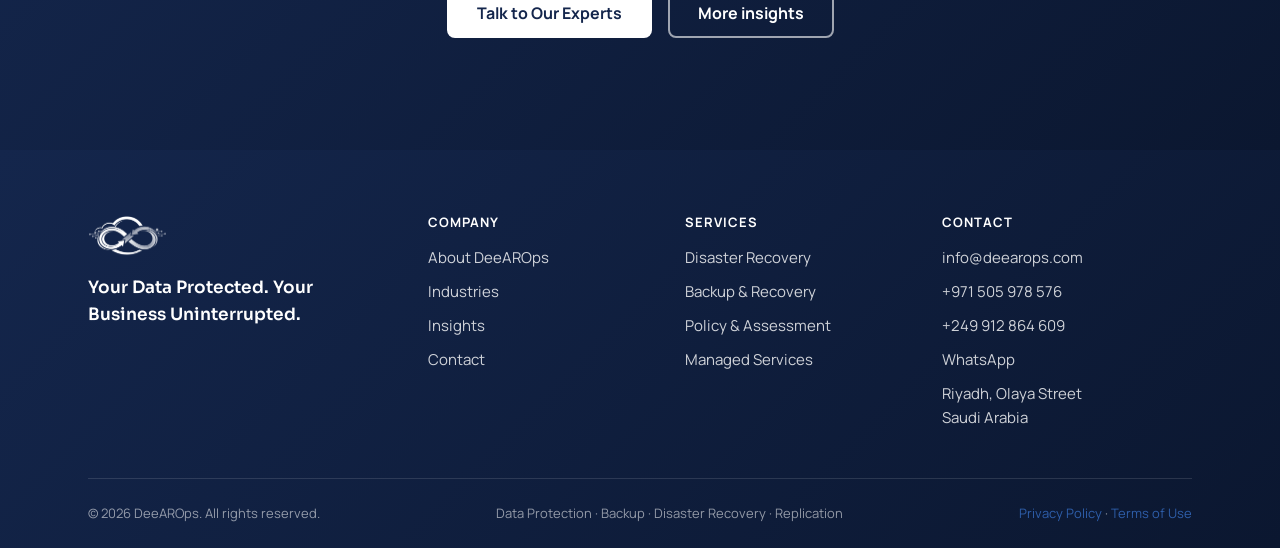
<file: insight-3-2-1-1-0-backup-rule.html>
<!DOCTYPE html>
<html lang="en">
<head>
<meta charset="utf-8">
<meta name="viewport" content="width=device-width, initial-scale=1">
<title>The 3-2-1-1-0 Backup Rule Explained | DeeAROps Insights</title>
<meta name="description" content="What the 3-2-1-1-0 backup rule means in practice — three copies, two media, one off-site, one immutable or offline, zero errors on verification — and why DeeAROps designs every backup to it.">
<link rel="canonical" href="https://www.deearops.com/insight-3-2-1-1-0-backup-rule.html">
<meta property="og:type" content="article">
<meta property="og:title" content="3-2-1-1-0: The Backup Rule We Design Every Solution Around">
<meta property="og:description" content="Three copies, two media, one off-site, one immutable or offline, zero errors on verification.">
<meta property="og:url" content="https://www.deearops.com/insight-3-2-1-1-0-backup-rule.html">
<meta property="og:image" content="https://www.deearops.com/assets/logo-icon.png">
<meta name="twitter:card" content="summary_large_image">
<meta name="twitter:title" content="3-2-1-1-0: The Backup Rule We Design Every Solution Around">
<meta name="twitter:description" content="Three copies, two media, one off-site, one immutable or offline, zero errors on verification.">
<meta name="twitter:image" content="https://www.deearops.com/assets/logo-icon.png">
<link rel="icon" type="image/png" sizes="32x32" href="assets/favicon-32.png">
<link rel="apple-touch-icon" href="assets/apple-touch-icon.png">
<link rel="preconnect" href="https://fonts.googleapis.com">
<link rel="preconnect" href="https://fonts.gstatic.com" crossorigin>
<link href="https://fonts.googleapis.com/css2?family=Manrope:wght@400;600;700&family=Sora:wght@500;600;700&display=swap" rel="stylesheet">
<link rel="stylesheet" href="css/main.css">
<script src="js/main.js" defer></script>
<script type="application/ld+json">
{
  "@context": "https://schema.org",
  "@type": "Article",
  "headline": "3-2-1-1-0: The Backup Rule We Design Every Solution Around",
  "description": "Three copies, two media, one off-site, one immutable or offline, zero errors on verification.",
  "author": { "@type": "Organization", "name": "DeeAROps" },
  "publisher": { "@type": "Organization", "name": "DeeAROps", "logo": { "@type": "ImageObject", "url": "https://www.deearops.com/assets/logo-icon.png" } },
  "mainEntityOfPage": "https://www.deearops.com/insight-3-2-1-1-0-backup-rule.html"
}
</script>
</head>
<body>
<a class="skip-link" href="#main">Skip to content</a>

<header class="site-header">
  <div class="container nav-wrap">
    <a class="brand" href="index.html" aria-label="DeeAROps home">
      <img src="assets/logo-mark.png" alt="DeeAROps — infinity cloud logo" width="72" height="40">
      <span><span class="brand-name">DeeAROps</span><span class="brand-tag">Data Protection &amp; DR</span></span>
    </a>
    <nav class="site-nav" id="site-nav" aria-label="Main navigation">
      <ul>
        <li><a href="about.html">About</a></li>
        <li><a href="services.html">Services</a></li>
        <li><a href="solutions.html">Solutions</a></li>
        <li><a href="industries.html">Industries</a></li>
        <li><a href="technology.html">Technology</a></li>
        <li><a href="insights.html" aria-current="page">Insights</a></li>
        <li class="mobile-only"><a href="contact.html">Talk to Our Experts</a></li>
      </ul>
    </nav>
    <div class="nav-cta"><a class="btn btn-primary" href="contact.html">Talk to Our Experts</a></div>
    <button class="nav-toggle" type="button" aria-expanded="false" aria-controls="site-nav" aria-label="Open menu">
      <span class="bar"></span><span class="bar"></span><span class="bar"></span>
    </button>
  </div>
</header>

<main id="main">

  <section class="page-hero on-dark">
    <div class="container">
      <p class="reveal"><a class="text-link" href="insights.html" style="color:rgba(255,255,255,0.75);">← Insights</a></p>
      <span class="eyebrow">Backup strategy</span>
      <h1>3-2-1-1-0: the backup rule we design every solution around</h1>
      <p class="lead">Every DeeAROps backup design is built to this rule, then proven with recovery validation rather than assumed.</p>
    </div>
  </section>

  <section class="section">
    <div class="container">
      <div class="legal-body reveal">
        <p class="lead">Three copies of your data, on two different media, one off-site, one immutable or offline — and zero errors on verification.</p>
        <p>Broken down, each number is a specific, checkable requirement rather than a slogan:</p>
        <ul>
          <li><strong>3 copies</strong> — the production data plus two backups, so a single failure never leaves you with only one copy.</li>
          <li><strong>2 media types</strong> — spreading copies across different storage types so one class of failure (a bad firmware update, a single storage array fault) can't take out every copy at once.</li>
          <li><strong>1 off-site</strong> — a copy physically or logically separated from the primary site, so a site-level event doesn't take the backup down with production.</li>
          <li><strong>1 immutable or offline</strong> — a copy that can't be altered or deleted on the network, even by an attacker with valid credentials.</li>
          <li><strong>0 errors on verification</strong> — every job actually tested for restorability, not assumed to have worked because it completed.</li>
        </ul>
        <p>That last point is where most "backup strategies" actually fail: a job that completes without error is not the same as data that can be restored. DeeAROps builds recovery validation into every backup design from day one, so the answer to "can we restore this?" is evidence, not hope.</p>
        <p><a class="text-link" href="contact.html">Ask us to assess your current backup design against 3-2-1-1-0 <span class="arr" aria-hidden="true">→</span></a></p>
      </div>
    </div>
  </section>

  <section class="section band-navy on-dark cta-band">
    <div class="container reveal">
      <h2 class="display">Recovery is a plan, not a hope.</h2>
      <div class="hero-ctas">
        <a class="btn btn-primary" href="contact.html">Talk to Our Experts</a>
        <a class="btn btn-secondary" href="insights.html">More insights</a>
      </div>
    </div>
  </section>

</main>

<footer class="site-footer">
  <div class="container">
    <div class="footer-main">
      <div class="footer-brand">
        <img src="assets/logo-mark-white.png" alt="DeeAROps logo" width="80" height="44">
        <p class="tagline">Your Data Protected. Your Business Uninterrupted.</p>
      </div>
      <nav class="footer-col" aria-label="Company">
        <h4>Company</h4>
        <ul>
          <li><a href="about.html">About DeeAROps</a></li>
          <li><a href="industries.html">Industries</a></li>
          <li><a href="insights.html">Insights</a></li>
          <li><a href="contact.html">Contact</a></li>
        </ul>
      </nav>
      <nav class="footer-col" aria-label="Services">
        <h4>Services</h4>
        <ul>
          <li><a href="services.html#disaster-recovery">Disaster Recovery</a></li>
          <li><a href="services.html#backup-recovery">Backup &amp; Recovery</a></li>
          <li><a href="services.html#service-levels">Policy &amp; Assessment</a></li>
          <li><a href="services.html#sla">Managed Services</a></li>
        </ul>
      </nav>
      <div class="footer-col">
        <h4>Contact</h4>
        <ul>
          <li><a href="mailto:info@deearops.com">info@deearops.com</a></li>
          <li><a href="tel:+971505978576">+971 505 978 576</a></li>
          <li><a href="tel:+249912864609">+249 912 864 609</a></li>
          <li><a href="https://wa.me/971505978576" target="_blank" rel="noopener">WhatsApp</a></li>
          <li>Riyadh, Olaya Street<br>Saudi Arabia</li>
        </ul>
      </div>
    </div>
    <div class="footer-bottom">
      <span>© 2026 DeeAROps. All rights reserved.</span>
      <span>Data Protection · Backup · Disaster Recovery · Replication</span>
      <span><a href="privacy.html">Privacy Policy</a> · <a href="terms.html">Terms of Use</a></span>
    </div>
  </div>
</footer>
</body>
</html>
</file>
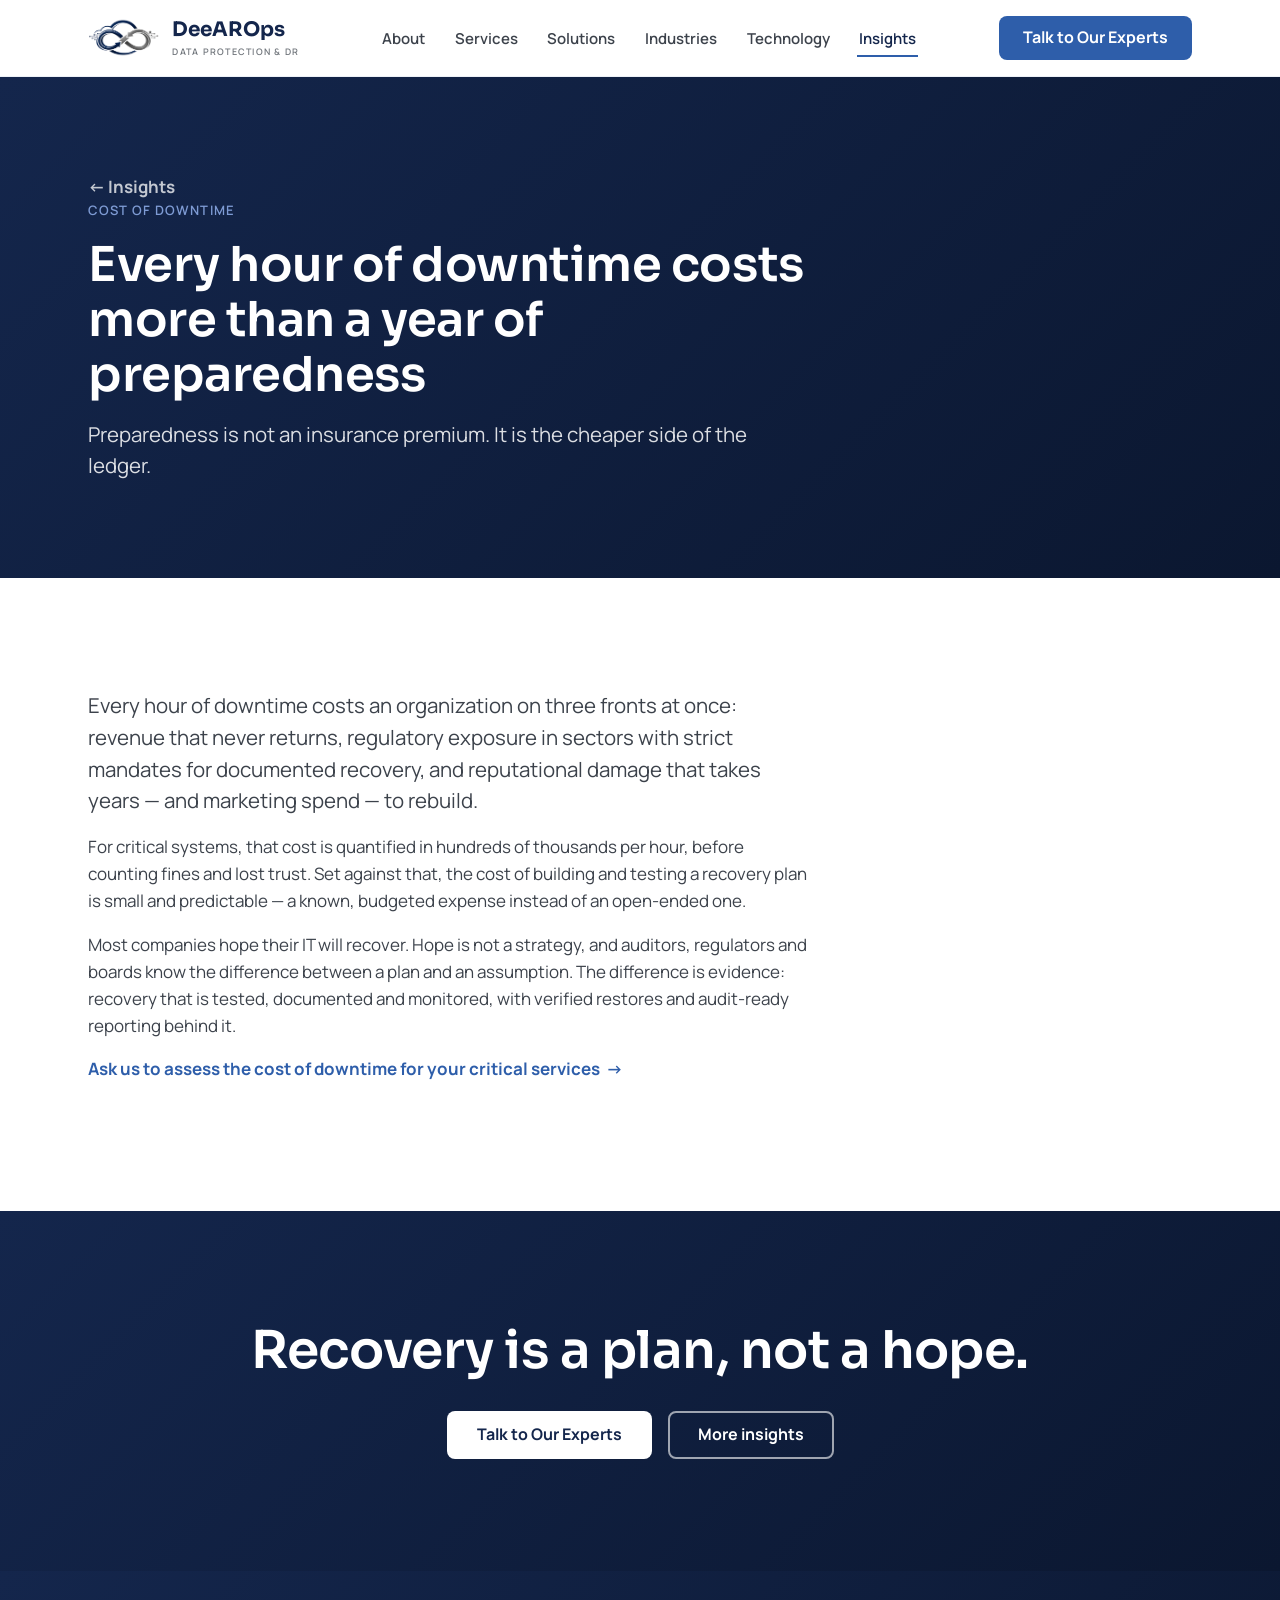
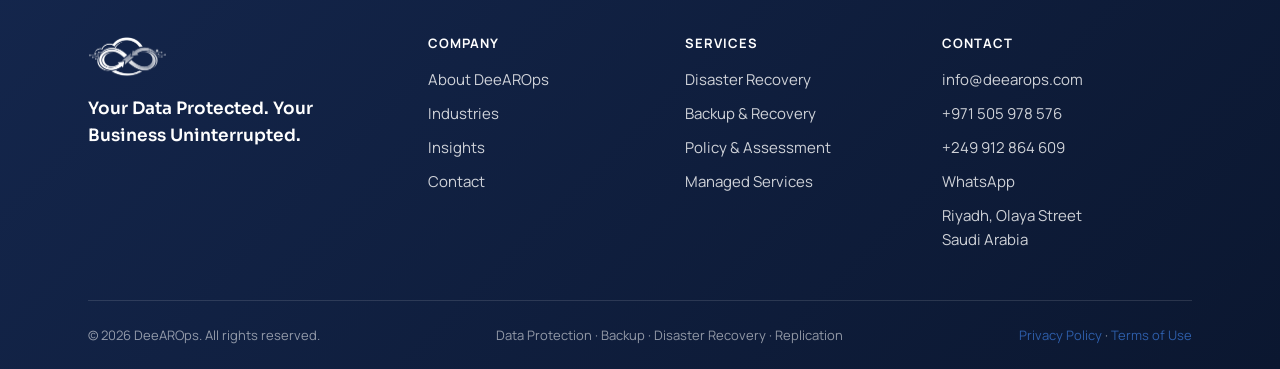
<file: insight-cost-of-downtime.html>
<!DOCTYPE html>
<html lang="en">
<head>
<meta charset="utf-8">
<meta name="viewport" content="width=device-width, initial-scale=1">
<title>The Real Cost of IT Downtime | DeeAROps Insights</title>
<meta name="description" content="Every hour of downtime costs more than a year of preparedness. For critical systems, downtime is quantified in lost revenue, regulatory exposure and reputational damage — before counting fines and lost trust.">
<link rel="canonical" href="https://www.deearops.com/insight-cost-of-downtime.html">
<meta property="og:type" content="article">
<meta property="og:title" content="Every Hour of Downtime Costs More Than a Year of Preparedness">
<meta property="og:description" content="Preparedness is not an insurance premium; it is the cheaper side of the ledger.">
<meta property="og:url" content="https://www.deearops.com/insight-cost-of-downtime.html">
<meta property="og:image" content="https://www.deearops.com/assets/logo-icon.png">
<meta name="twitter:card" content="summary_large_image">
<meta name="twitter:title" content="Every Hour of Downtime Costs More Than a Year of Preparedness">
<meta name="twitter:description" content="Preparedness is not an insurance premium; it is the cheaper side of the ledger.">
<meta name="twitter:image" content="https://www.deearops.com/assets/logo-icon.png">
<link rel="icon" type="image/png" sizes="32x32" href="assets/favicon-32.png">
<link rel="apple-touch-icon" href="assets/apple-touch-icon.png">
<link rel="preconnect" href="https://fonts.googleapis.com">
<link rel="preconnect" href="https://fonts.gstatic.com" crossorigin>
<link href="https://fonts.googleapis.com/css2?family=Manrope:wght@400;600;700&family=Sora:wght@500;600;700&display=swap" rel="stylesheet">
<link rel="stylesheet" href="css/main.css">
<script src="js/main.js" defer></script>
<script type="application/ld+json">
{
  "@context": "https://schema.org",
  "@type": "Article",
  "headline": "Every Hour of Downtime Costs More Than a Year of Preparedness",
  "description": "Preparedness is not an insurance premium; it is the cheaper side of the ledger.",
  "author": { "@type": "Organization", "name": "DeeAROps" },
  "publisher": { "@type": "Organization", "name": "DeeAROps", "logo": { "@type": "ImageObject", "url": "https://www.deearops.com/assets/logo-icon.png" } },
  "mainEntityOfPage": "https://www.deearops.com/insight-cost-of-downtime.html"
}
</script>
</head>
<body>
<a class="skip-link" href="#main">Skip to content</a>

<header class="site-header">
  <div class="container nav-wrap">
    <a class="brand" href="index.html" aria-label="DeeAROps home">
      <img src="assets/logo-mark.png" alt="DeeAROps — infinity cloud logo" width="72" height="40">
      <span><span class="brand-name">DeeAROps</span><span class="brand-tag">Data Protection &amp; DR</span></span>
    </a>
    <nav class="site-nav" id="site-nav" aria-label="Main navigation">
      <ul>
        <li><a href="about.html">About</a></li>
        <li><a href="services.html">Services</a></li>
        <li><a href="solutions.html">Solutions</a></li>
        <li><a href="industries.html">Industries</a></li>
        <li><a href="technology.html">Technology</a></li>
        <li><a href="insights.html" aria-current="page">Insights</a></li>
        <li class="mobile-only"><a href="contact.html">Talk to Our Experts</a></li>
      </ul>
    </nav>
    <div class="nav-cta"><a class="btn btn-primary" href="contact.html">Talk to Our Experts</a></div>
    <button class="nav-toggle" type="button" aria-expanded="false" aria-controls="site-nav" aria-label="Open menu">
      <span class="bar"></span><span class="bar"></span><span class="bar"></span>
    </button>
  </div>
</header>

<main id="main">

  <section class="page-hero on-dark">
    <div class="container">
      <p class="reveal"><a class="text-link" href="insights.html" style="color:rgba(255,255,255,0.75);">← Insights</a></p>
      <span class="eyebrow">Cost of downtime</span>
      <h1>Every hour of downtime costs more than a year of preparedness</h1>
      <p class="lead">Preparedness is not an insurance premium. It is the cheaper side of the ledger.</p>
    </div>
  </section>

  <section class="section">
    <div class="container">
      <div class="legal-body reveal">
        <p class="lead">Every hour of downtime costs an organization on three fronts at once: revenue that never returns, regulatory exposure in sectors with strict mandates for documented recovery, and reputational damage that takes years — and marketing spend — to rebuild.</p>
        <p>For critical systems, that cost is quantified in hundreds of thousands per hour, before counting fines and lost trust. Set against that, the cost of building and testing a recovery plan is small and predictable — a known, budgeted expense instead of an open-ended one.</p>
        <p>Most companies hope their IT will recover. Hope is not a strategy, and auditors, regulators and boards know the difference between a plan and an assumption. The difference is evidence: recovery that is tested, documented and monitored, with verified restores and audit-ready reporting behind it.</p>
        <p><a class="text-link" href="contact.html">Ask us to assess the cost of downtime for your critical services <span class="arr" aria-hidden="true">→</span></a></p>
      </div>
    </div>
  </section>

  <section class="section band-navy on-dark cta-band">
    <div class="container reveal">
      <h2 class="display">Recovery is a plan, not a hope.</h2>
      <div class="hero-ctas">
        <a class="btn btn-primary" href="contact.html">Talk to Our Experts</a>
        <a class="btn btn-secondary" href="insights.html">More insights</a>
      </div>
    </div>
  </section>

</main>

<footer class="site-footer">
  <div class="container">
    <div class="footer-main">
      <div class="footer-brand">
        <img src="assets/logo-mark-white.png" alt="DeeAROps logo" width="80" height="44">
        <p class="tagline">Your Data Protected. Your Business Uninterrupted.</p>
      </div>
      <nav class="footer-col" aria-label="Company">
        <h4>Company</h4>
        <ul>
          <li><a href="about.html">About DeeAROps</a></li>
          <li><a href="industries.html">Industries</a></li>
          <li><a href="insights.html">Insights</a></li>
          <li><a href="contact.html">Contact</a></li>
        </ul>
      </nav>
      <nav class="footer-col" aria-label="Services">
        <h4>Services</h4>
        <ul>
          <li><a href="services.html#disaster-recovery">Disaster Recovery</a></li>
          <li><a href="services.html#backup-recovery">Backup &amp; Recovery</a></li>
          <li><a href="services.html#service-levels">Policy &amp; Assessment</a></li>
          <li><a href="services.html#sla">Managed Services</a></li>
        </ul>
      </nav>
      <div class="footer-col">
        <h4>Contact</h4>
        <ul>
          <li><a href="mailto:info@deearops.com">info@deearops.com</a></li>
          <li><a href="tel:+971505978576">+971 505 978 576</a></li>
          <li><a href="tel:+249912864609">+249 912 864 609</a></li>
          <li><a href="https://wa.me/971505978576" target="_blank" rel="noopener">WhatsApp</a></li>
          <li>Riyadh, Olaya Street<br>Saudi Arabia</li>
        </ul>
      </div>
    </div>
    <div class="footer-bottom">
      <span>© 2026 DeeAROps. All rights reserved.</span>
      <span>Data Protection · Backup · Disaster Recovery · Replication</span>
      <span><a href="privacy.html">Privacy Policy</a> · <a href="terms.html">Terms of Use</a></span>
    </div>
  </div>
</footer>
</body>
</html>
</file>
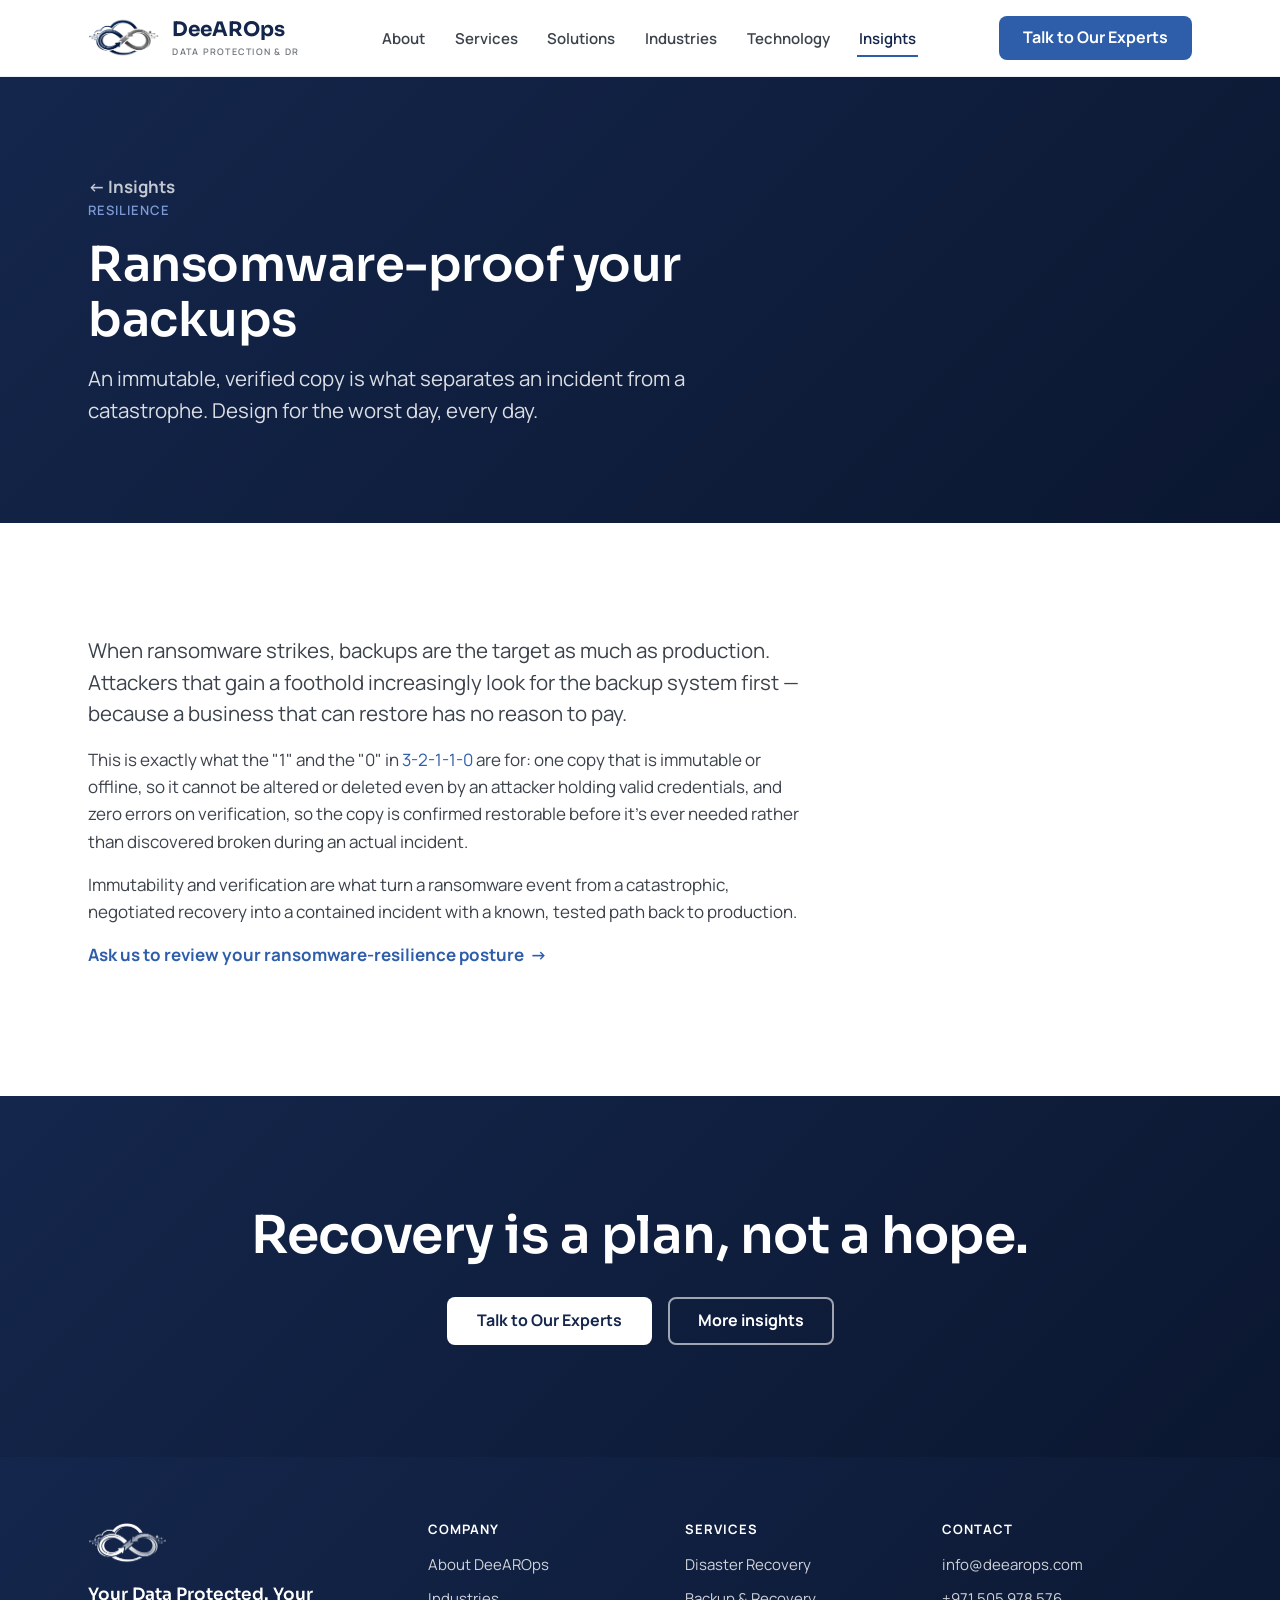
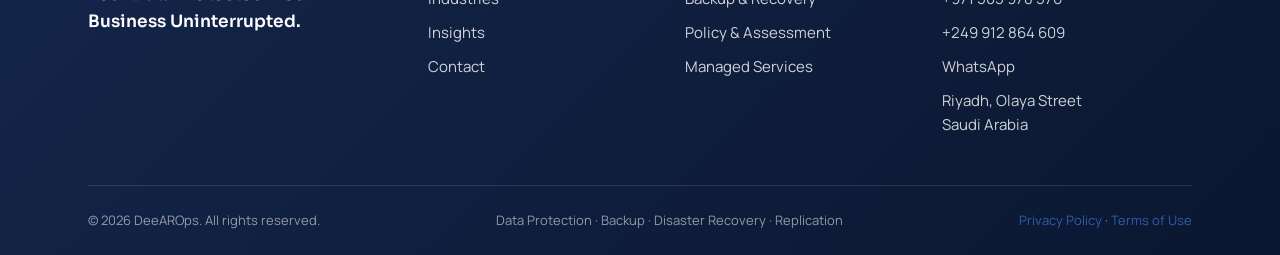
<file: insight-ransomware-resilient-backups.html>
<!DOCTYPE html>
<html lang="en">
<head>
<meta charset="utf-8">
<meta name="viewport" content="width=device-width, initial-scale=1">
<title>Ransomware-Proof Your Backups | DeeAROps Insights</title>
<meta name="description" content="When ransomware strikes, backups are the target as much as production. An immutable, verified copy is what separates an incident from a catastrophe.">
<link rel="canonical" href="https://www.deearops.com/insight-ransomware-resilient-backups.html">
<meta property="og:type" content="article">
<meta property="og:title" content="Ransomware-Proof Your Backups">
<meta property="og:description" content="An immutable, verified copy is what separates an incident from a catastrophe.">
<meta property="og:url" content="https://www.deearops.com/insight-ransomware-resilient-backups.html">
<meta property="og:image" content="https://www.deearops.com/assets/logo-icon.png">
<meta name="twitter:card" content="summary_large_image">
<meta name="twitter:title" content="Ransomware-Proof Your Backups">
<meta name="twitter:description" content="An immutable, verified copy is what separates an incident from a catastrophe.">
<meta name="twitter:image" content="https://www.deearops.com/assets/logo-icon.png">
<link rel="icon" type="image/png" sizes="32x32" href="assets/favicon-32.png">
<link rel="apple-touch-icon" href="assets/apple-touch-icon.png">
<link rel="preconnect" href="https://fonts.googleapis.com">
<link rel="preconnect" href="https://fonts.gstatic.com" crossorigin>
<link href="https://fonts.googleapis.com/css2?family=Manrope:wght@400;600;700&family=Sora:wght@500;600;700&display=swap" rel="stylesheet">
<link rel="stylesheet" href="css/main.css">
<script src="js/main.js" defer></script>
<script type="application/ld+json">
{
  "@context": "https://schema.org",
  "@type": "Article",
  "headline": "Ransomware-Proof Your Backups",
  "description": "An immutable, verified copy is what separates an incident from a catastrophe.",
  "author": { "@type": "Organization", "name": "DeeAROps" },
  "publisher": { "@type": "Organization", "name": "DeeAROps", "logo": { "@type": "ImageObject", "url": "https://www.deearops.com/assets/logo-icon.png" } },
  "mainEntityOfPage": "https://www.deearops.com/insight-ransomware-resilient-backups.html"
}
</script>
</head>
<body>
<a class="skip-link" href="#main">Skip to content</a>

<header class="site-header">
  <div class="container nav-wrap">
    <a class="brand" href="index.html" aria-label="DeeAROps home">
      <img src="assets/logo-mark.png" alt="DeeAROps — infinity cloud logo" width="72" height="40">
      <span><span class="brand-name">DeeAROps</span><span class="brand-tag">Data Protection &amp; DR</span></span>
    </a>
    <nav class="site-nav" id="site-nav" aria-label="Main navigation">
      <ul>
        <li><a href="about.html">About</a></li>
        <li><a href="services.html">Services</a></li>
        <li><a href="solutions.html">Solutions</a></li>
        <li><a href="industries.html">Industries</a></li>
        <li><a href="technology.html">Technology</a></li>
        <li><a href="insights.html" aria-current="page">Insights</a></li>
        <li class="mobile-only"><a href="contact.html">Talk to Our Experts</a></li>
      </ul>
    </nav>
    <div class="nav-cta"><a class="btn btn-primary" href="contact.html">Talk to Our Experts</a></div>
    <button class="nav-toggle" type="button" aria-expanded="false" aria-controls="site-nav" aria-label="Open menu">
      <span class="bar"></span><span class="bar"></span><span class="bar"></span>
    </button>
  </div>
</header>

<main id="main">

  <section class="page-hero on-dark">
    <div class="container">
      <p class="reveal"><a class="text-link" href="insights.html" style="color:rgba(255,255,255,0.75);">← Insights</a></p>
      <span class="eyebrow">Resilience</span>
      <h1>Ransomware-proof your backups</h1>
      <p class="lead">An immutable, verified copy is what separates an incident from a catastrophe. Design for the worst day, every day.</p>
    </div>
  </section>

  <section class="section">
    <div class="container">
      <div class="legal-body reveal">
        <p class="lead">When ransomware strikes, backups are the target as much as production. Attackers that gain a foothold increasingly look for the backup system first — because a business that can restore has no reason to pay.</p>
        <p>This is exactly what the "1" and the "0" in <a href="insight-3-2-1-1-0-backup-rule.html">3-2-1-1-0</a> are for: one copy that is immutable or offline, so it cannot be altered or deleted even by an attacker holding valid credentials, and zero errors on verification, so the copy is confirmed restorable before it's ever needed rather than discovered broken during an actual incident.</p>
        <p>Immutability and verification are what turn a ransomware event from a catastrophic, negotiated recovery into a contained incident with a known, tested path back to production.</p>
        <p><a class="text-link" href="contact.html">Ask us to review your ransomware-resilience posture <span class="arr" aria-hidden="true">→</span></a></p>
      </div>
    </div>
  </section>

  <section class="section band-navy on-dark cta-band">
    <div class="container reveal">
      <h2 class="display">Recovery is a plan, not a hope.</h2>
      <div class="hero-ctas">
        <a class="btn btn-primary" href="contact.html">Talk to Our Experts</a>
        <a class="btn btn-secondary" href="insights.html">More insights</a>
      </div>
    </div>
  </section>

</main>

<footer class="site-footer">
  <div class="container">
    <div class="footer-main">
      <div class="footer-brand">
        <img src="assets/logo-mark-white.png" alt="DeeAROps logo" width="80" height="44">
        <p class="tagline">Your Data Protected. Your Business Uninterrupted.</p>
      </div>
      <nav class="footer-col" aria-label="Company">
        <h4>Company</h4>
        <ul>
          <li><a href="about.html">About DeeAROps</a></li>
          <li><a href="industries.html">Industries</a></li>
          <li><a href="insights.html">Insights</a></li>
          <li><a href="contact.html">Contact</a></li>
        </ul>
      </nav>
      <nav class="footer-col" aria-label="Services">
        <h4>Services</h4>
        <ul>
          <li><a href="services.html#disaster-recovery">Disaster Recovery</a></li>
          <li><a href="services.html#backup-recovery">Backup &amp; Recovery</a></li>
          <li><a href="services.html#service-levels">Policy &amp; Assessment</a></li>
          <li><a href="services.html#sla">Managed Services</a></li>
        </ul>
      </nav>
      <div class="footer-col">
        <h4>Contact</h4>
        <ul>
          <li><a href="mailto:info@deearops.com">info@deearops.com</a></li>
          <li><a href="tel:+971505978576">+971 505 978 576</a></li>
          <li><a href="tel:+249912864609">+249 912 864 609</a></li>
          <li><a href="https://wa.me/971505978576" target="_blank" rel="noopener">WhatsApp</a></li>
          <li>Riyadh, Olaya Street<br>Saudi Arabia</li>
        </ul>
      </div>
    </div>
    <div class="footer-bottom">
      <span>© 2026 DeeAROps. All rights reserved.</span>
      <span>Data Protection · Backup · Disaster Recovery · Replication</span>
      <span><a href="privacy.html">Privacy Policy</a> · <a href="terms.html">Terms of Use</a></span>
    </div>
  </div>
</footer>
</body>
</html>
</file>
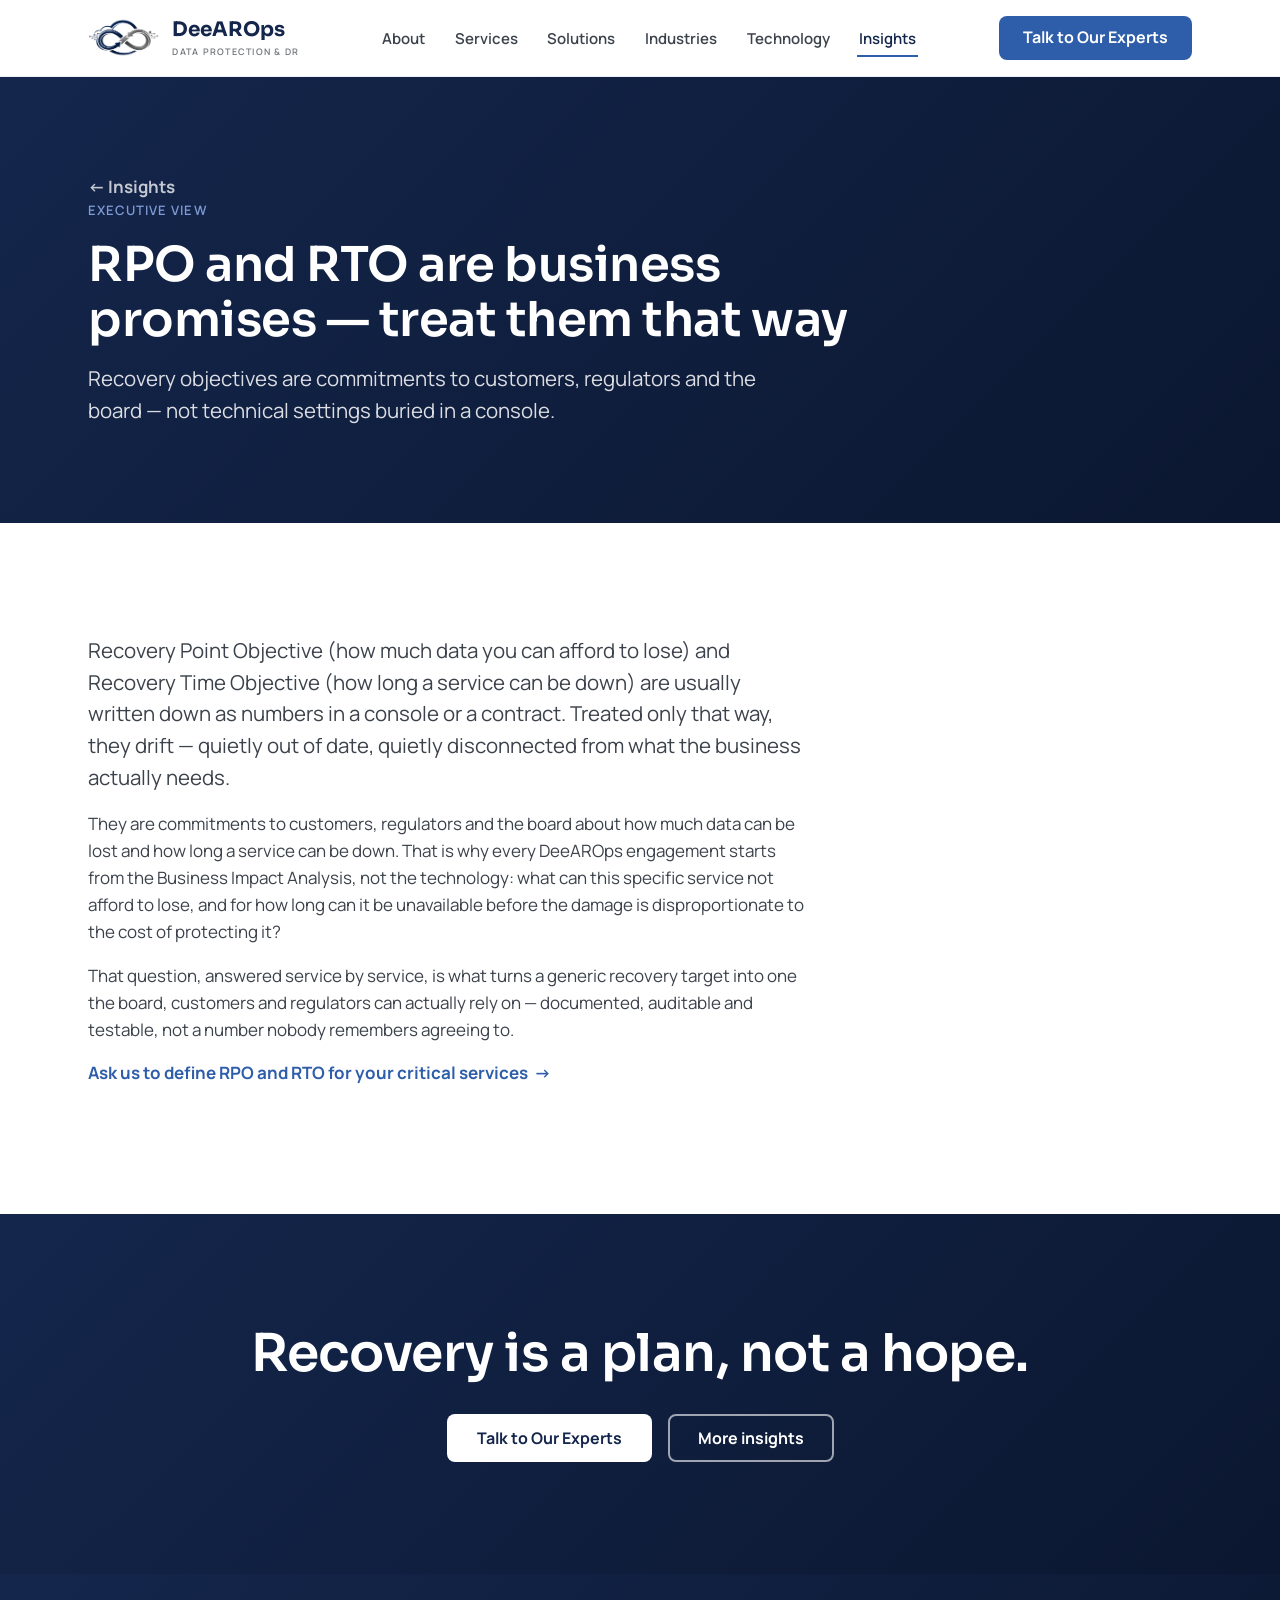
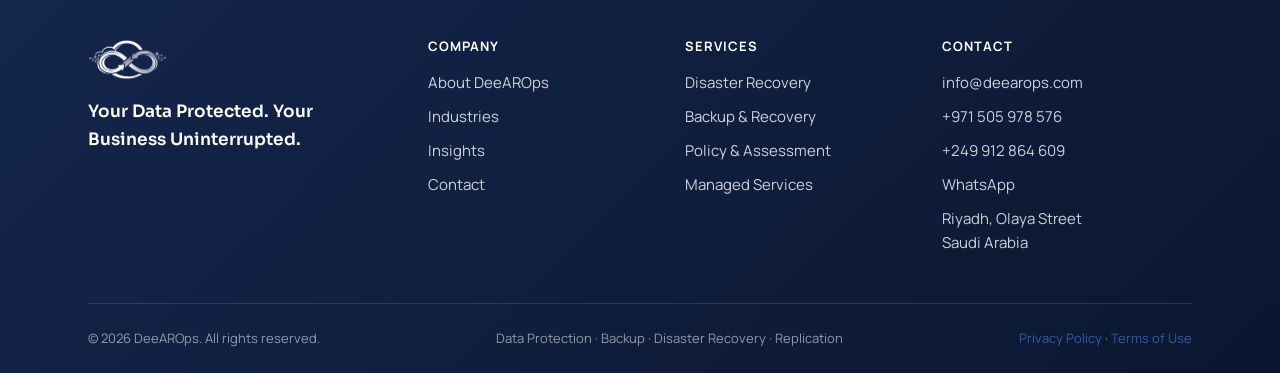
<file: insight-rpo-rto-business-promises.html>
<!DOCTYPE html>
<html lang="en">
<head>
<meta charset="utf-8">
<meta name="viewport" content="width=device-width, initial-scale=1">
<title>RPO and RTO Are Business Promises | DeeAROps Insights</title>
<meta name="description" content="RPO and RTO are not technical settings — they are commitments to customers, regulators and the board about how much data can be lost and how long a service can be down.">
<link rel="canonical" href="https://www.deearops.com/insight-rpo-rto-business-promises.html">
<meta property="og:type" content="article">
<meta property="og:title" content="RPO and RTO Are Business Promises — Treat Them That Way">
<meta property="og:description" content="Recovery objectives are commitments to customers, regulators and the board — not console settings.">
<meta property="og:url" content="https://www.deearops.com/insight-rpo-rto-business-promises.html">
<meta property="og:image" content="https://www.deearops.com/assets/logo-icon.png">
<meta name="twitter:card" content="summary_large_image">
<meta name="twitter:title" content="RPO and RTO Are Business Promises — Treat Them That Way">
<meta name="twitter:description" content="Recovery objectives are commitments to customers, regulators and the board — not console settings.">
<meta name="twitter:image" content="https://www.deearops.com/assets/logo-icon.png">
<link rel="icon" type="image/png" sizes="32x32" href="assets/favicon-32.png">
<link rel="apple-touch-icon" href="assets/apple-touch-icon.png">
<link rel="preconnect" href="https://fonts.googleapis.com">
<link rel="preconnect" href="https://fonts.gstatic.com" crossorigin>
<link href="https://fonts.googleapis.com/css2?family=Manrope:wght@400;600;700&family=Sora:wght@500;600;700&display=swap" rel="stylesheet">
<link rel="stylesheet" href="css/main.css">
<script src="js/main.js" defer></script>
<script type="application/ld+json">
{
  "@context": "https://schema.org",
  "@type": "Article",
  "headline": "RPO and RTO Are Business Promises — Treat Them That Way",
  "description": "Recovery objectives are commitments to customers, regulators and the board — not console settings.",
  "author": { "@type": "Organization", "name": "DeeAROps" },
  "publisher": { "@type": "Organization", "name": "DeeAROps", "logo": { "@type": "ImageObject", "url": "https://www.deearops.com/assets/logo-icon.png" } },
  "mainEntityOfPage": "https://www.deearops.com/insight-rpo-rto-business-promises.html"
}
</script>
</head>
<body>
<a class="skip-link" href="#main">Skip to content</a>

<header class="site-header">
  <div class="container nav-wrap">
    <a class="brand" href="index.html" aria-label="DeeAROps home">
      <img src="assets/logo-mark.png" alt="DeeAROps — infinity cloud logo" width="72" height="40">
      <span><span class="brand-name">DeeAROps</span><span class="brand-tag">Data Protection &amp; DR</span></span>
    </a>
    <nav class="site-nav" id="site-nav" aria-label="Main navigation">
      <ul>
        <li><a href="about.html">About</a></li>
        <li><a href="services.html">Services</a></li>
        <li><a href="solutions.html">Solutions</a></li>
        <li><a href="industries.html">Industries</a></li>
        <li><a href="technology.html">Technology</a></li>
        <li><a href="insights.html" aria-current="page">Insights</a></li>
        <li class="mobile-only"><a href="contact.html">Talk to Our Experts</a></li>
      </ul>
    </nav>
    <div class="nav-cta"><a class="btn btn-primary" href="contact.html">Talk to Our Experts</a></div>
    <button class="nav-toggle" type="button" aria-expanded="false" aria-controls="site-nav" aria-label="Open menu">
      <span class="bar"></span><span class="bar"></span><span class="bar"></span>
    </button>
  </div>
</header>

<main id="main">

  <section class="page-hero on-dark">
    <div class="container">
      <p class="reveal"><a class="text-link" href="insights.html" style="color:rgba(255,255,255,0.75);">← Insights</a></p>
      <span class="eyebrow">Executive view</span>
      <h1>RPO and RTO are business promises — treat them that way</h1>
      <p class="lead">Recovery objectives are commitments to customers, regulators and the board — not technical settings buried in a console.</p>
    </div>
  </section>

  <section class="section">
    <div class="container">
      <div class="legal-body reveal">
        <p class="lead">Recovery Point Objective (how much data you can afford to lose) and Recovery Time Objective (how long a service can be down) are usually written down as numbers in a console or a contract. Treated only that way, they drift — quietly out of date, quietly disconnected from what the business actually needs.</p>
        <p>They are commitments to customers, regulators and the board about how much data can be lost and how long a service can be down. That is why every DeeAROps engagement starts from the Business Impact Analysis, not the technology: what can this specific service not afford to lose, and for how long can it be unavailable before the damage is disproportionate to the cost of protecting it?</p>
        <p>That question, answered service by service, is what turns a generic recovery target into one the board, customers and regulators can actually rely on — documented, auditable and testable, not a number nobody remembers agreeing to.</p>
        <p><a class="text-link" href="contact.html">Ask us to define RPO and RTO for your critical services <span class="arr" aria-hidden="true">→</span></a></p>
      </div>
    </div>
  </section>

  <section class="section band-navy on-dark cta-band">
    <div class="container reveal">
      <h2 class="display">Recovery is a plan, not a hope.</h2>
      <div class="hero-ctas">
        <a class="btn btn-primary" href="contact.html">Talk to Our Experts</a>
        <a class="btn btn-secondary" href="insights.html">More insights</a>
      </div>
    </div>
  </section>

</main>

<footer class="site-footer">
  <div class="container">
    <div class="footer-main">
      <div class="footer-brand">
        <img src="assets/logo-mark-white.png" alt="DeeAROps logo" width="80" height="44">
        <p class="tagline">Your Data Protected. Your Business Uninterrupted.</p>
      </div>
      <nav class="footer-col" aria-label="Company">
        <h4>Company</h4>
        <ul>
          <li><a href="about.html">About DeeAROps</a></li>
          <li><a href="industries.html">Industries</a></li>
          <li><a href="insights.html">Insights</a></li>
          <li><a href="contact.html">Contact</a></li>
        </ul>
      </nav>
      <nav class="footer-col" aria-label="Services">
        <h4>Services</h4>
        <ul>
          <li><a href="services.html#disaster-recovery">Disaster Recovery</a></li>
          <li><a href="services.html#backup-recovery">Backup &amp; Recovery</a></li>
          <li><a href="services.html#service-levels">Policy &amp; Assessment</a></li>
          <li><a href="services.html#sla">Managed Services</a></li>
        </ul>
      </nav>
      <div class="footer-col">
        <h4>Contact</h4>
        <ul>
          <li><a href="mailto:info@deearops.com">info@deearops.com</a></li>
          <li><a href="tel:+971505978576">+971 505 978 576</a></li>
          <li><a href="tel:+249912864609">+249 912 864 609</a></li>
          <li><a href="https://wa.me/971505978576" target="_blank" rel="noopener">WhatsApp</a></li>
          <li>Riyadh, Olaya Street<br>Saudi Arabia</li>
        </ul>
      </div>
    </div>
    <div class="footer-bottom">
      <span>© 2026 DeeAROps. All rights reserved.</span>
      <span>Data Protection · Backup · Disaster Recovery · Replication</span>
      <span><a href="privacy.html">Privacy Policy</a> · <a href="terms.html">Terms of Use</a></span>
    </div>
  </div>
</footer>
</body>
</html>
</file>
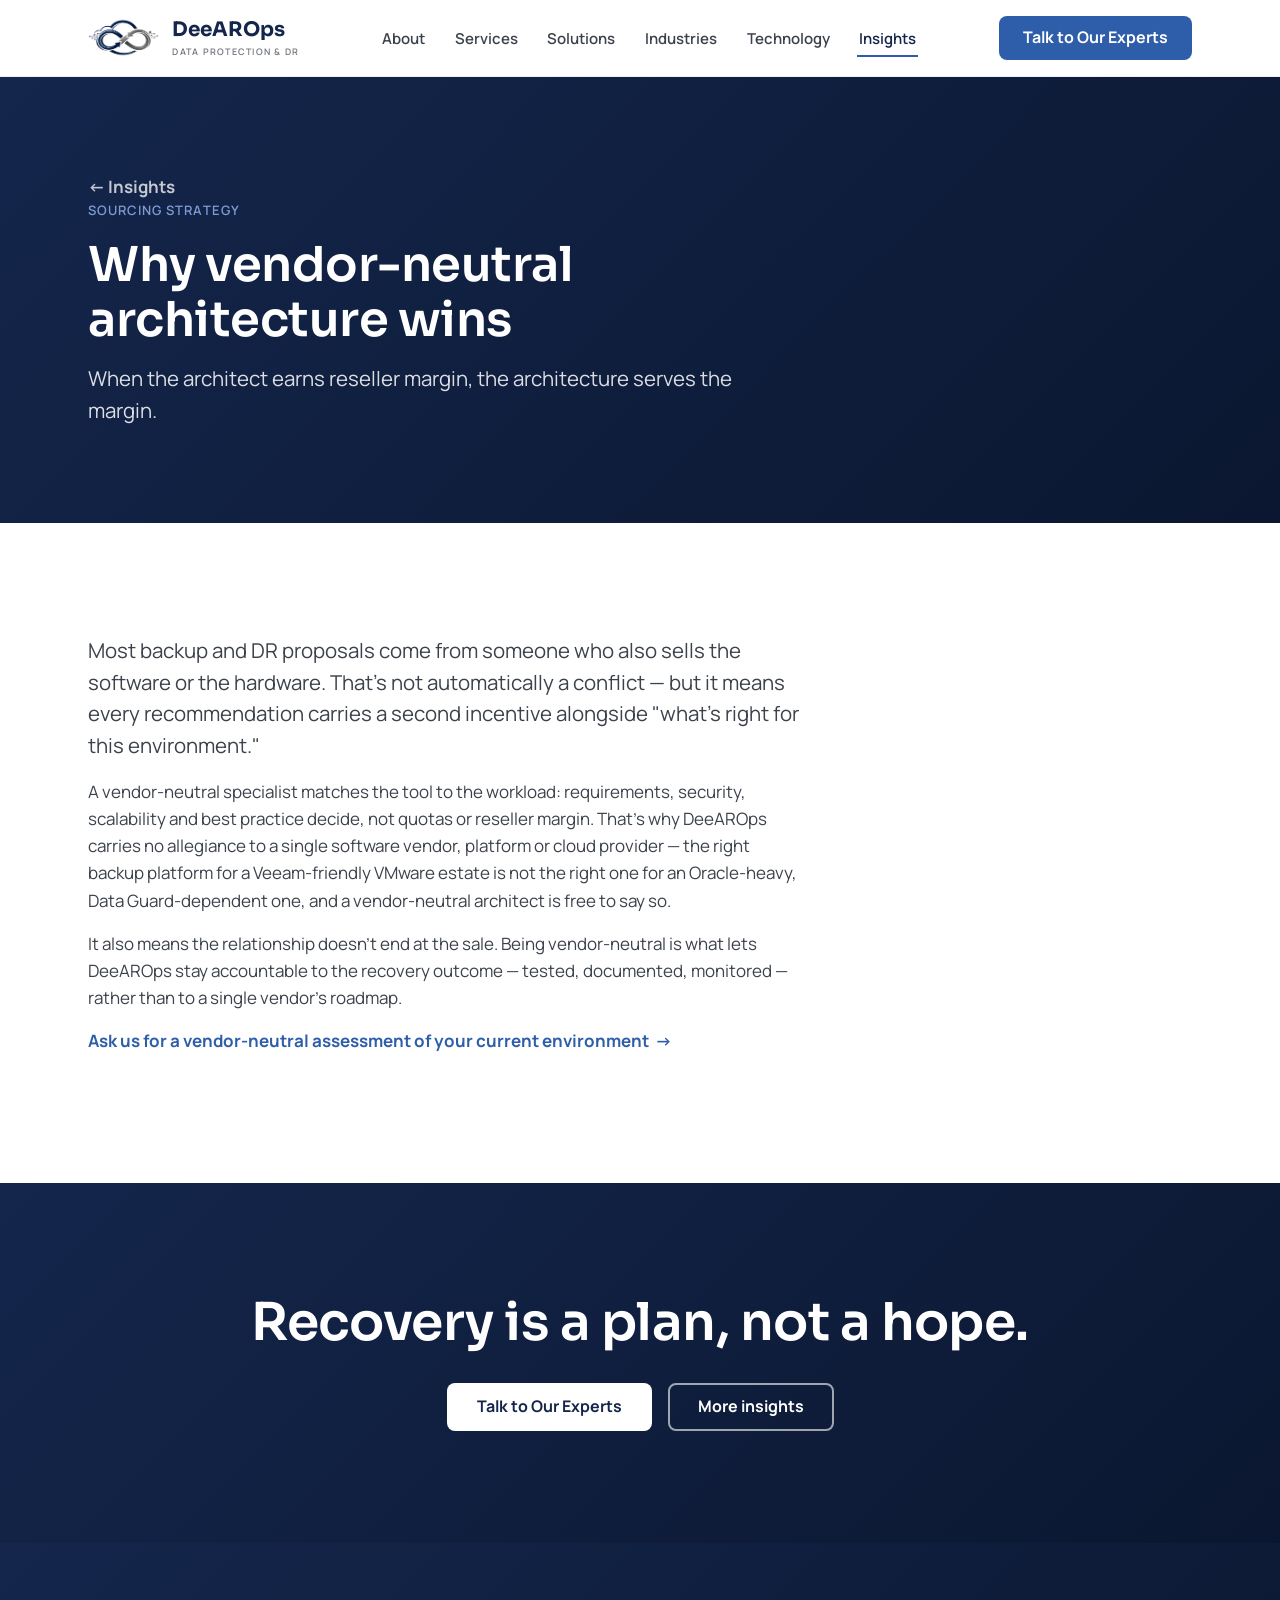
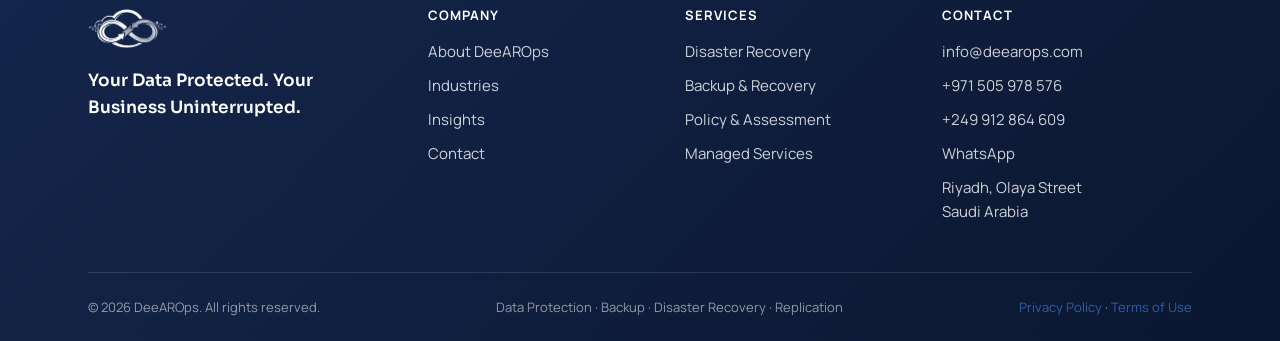
<file: insight-vendor-neutral-architecture.html>
<!DOCTYPE html>
<html lang="en">
<head>
<meta charset="utf-8">
<meta name="viewport" content="width=device-width, initial-scale=1">
<title>Why Vendor-Neutral Architecture Wins | DeeAROps Insights</title>
<meta name="description" content="When the architect earns reseller margin, the architecture serves the margin. A vendor-neutral specialist matches the tool to the workload — requirements, security, scalability and best practice decide, not quotas.">
<link rel="canonical" href="https://www.deearops.com/insight-vendor-neutral-architecture.html">
<meta property="og:type" content="article">
<meta property="og:title" content="Why Vendor-Neutral Architecture Wins">
<meta property="og:description" content="Requirements, security, scalability and best practice decide — not quotas.">
<meta property="og:url" content="https://www.deearops.com/insight-vendor-neutral-architecture.html">
<meta property="og:image" content="https://www.deearops.com/assets/logo-icon.png">
<meta name="twitter:card" content="summary_large_image">
<meta name="twitter:title" content="Why Vendor-Neutral Architecture Wins">
<meta name="twitter:description" content="Requirements, security, scalability and best practice decide — not quotas.">
<meta name="twitter:image" content="https://www.deearops.com/assets/logo-icon.png">
<link rel="icon" type="image/png" sizes="32x32" href="assets/favicon-32.png">
<link rel="apple-touch-icon" href="assets/apple-touch-icon.png">
<link rel="preconnect" href="https://fonts.googleapis.com">
<link rel="preconnect" href="https://fonts.gstatic.com" crossorigin>
<link href="https://fonts.googleapis.com/css2?family=Manrope:wght@400;600;700&family=Sora:wght@500;600;700&display=swap" rel="stylesheet">
<link rel="stylesheet" href="css/main.css">
<script src="js/main.js" defer></script>
<script type="application/ld+json">
{
  "@context": "https://schema.org",
  "@type": "Article",
  "headline": "Why Vendor-Neutral Architecture Wins",
  "description": "Requirements, security, scalability and best practice decide — not quotas.",
  "author": { "@type": "Organization", "name": "DeeAROps" },
  "publisher": { "@type": "Organization", "name": "DeeAROps", "logo": { "@type": "ImageObject", "url": "https://www.deearops.com/assets/logo-icon.png" } },
  "mainEntityOfPage": "https://www.deearops.com/insight-vendor-neutral-architecture.html"
}
</script>
</head>
<body>
<a class="skip-link" href="#main">Skip to content</a>

<header class="site-header">
  <div class="container nav-wrap">
    <a class="brand" href="index.html" aria-label="DeeAROps home">
      <img src="assets/logo-mark.png" alt="DeeAROps — infinity cloud logo" width="72" height="40">
      <span><span class="brand-name">DeeAROps</span><span class="brand-tag">Data Protection &amp; DR</span></span>
    </a>
    <nav class="site-nav" id="site-nav" aria-label="Main navigation">
      <ul>
        <li><a href="about.html">About</a></li>
        <li><a href="services.html">Services</a></li>
        <li><a href="solutions.html">Solutions</a></li>
        <li><a href="industries.html">Industries</a></li>
        <li><a href="technology.html">Technology</a></li>
        <li><a href="insights.html" aria-current="page">Insights</a></li>
        <li class="mobile-only"><a href="contact.html">Talk to Our Experts</a></li>
      </ul>
    </nav>
    <div class="nav-cta"><a class="btn btn-primary" href="contact.html">Talk to Our Experts</a></div>
    <button class="nav-toggle" type="button" aria-expanded="false" aria-controls="site-nav" aria-label="Open menu">
      <span class="bar"></span><span class="bar"></span><span class="bar"></span>
    </button>
  </div>
</header>

<main id="main">

  <section class="page-hero on-dark">
    <div class="container">
      <p class="reveal"><a class="text-link" href="insights.html" style="color:rgba(255,255,255,0.75);">← Insights</a></p>
      <span class="eyebrow">Sourcing strategy</span>
      <h1>Why vendor-neutral architecture wins</h1>
      <p class="lead">When the architect earns reseller margin, the architecture serves the margin.</p>
    </div>
  </section>

  <section class="section">
    <div class="container">
      <div class="legal-body reveal">
        <p class="lead">Most backup and DR proposals come from someone who also sells the software or the hardware. That's not automatically a conflict — but it means every recommendation carries a second incentive alongside "what's right for this environment."</p>
        <p>A vendor-neutral specialist matches the tool to the workload: requirements, security, scalability and best practice decide, not quotas or reseller margin. That's why DeeAROps carries no allegiance to a single software vendor, platform or cloud provider — the right backup platform for a Veeam-friendly VMware estate is not the right one for an Oracle-heavy, Data Guard-dependent one, and a vendor-neutral architect is free to say so.</p>
        <p>It also means the relationship doesn't end at the sale. Being vendor-neutral is what lets DeeAROps stay accountable to the recovery outcome — tested, documented, monitored — rather than to a single vendor's roadmap.</p>
        <p><a class="text-link" href="contact.html">Ask us for a vendor-neutral assessment of your current environment <span class="arr" aria-hidden="true">→</span></a></p>
      </div>
    </div>
  </section>

  <section class="section band-navy on-dark cta-band">
    <div class="container reveal">
      <h2 class="display">Recovery is a plan, not a hope.</h2>
      <div class="hero-ctas">
        <a class="btn btn-primary" href="contact.html">Talk to Our Experts</a>
        <a class="btn btn-secondary" href="insights.html">More insights</a>
      </div>
    </div>
  </section>

</main>

<footer class="site-footer">
  <div class="container">
    <div class="footer-main">
      <div class="footer-brand">
        <img src="assets/logo-mark-white.png" alt="DeeAROps logo" width="80" height="44">
        <p class="tagline">Your Data Protected. Your Business Uninterrupted.</p>
      </div>
      <nav class="footer-col" aria-label="Company">
        <h4>Company</h4>
        <ul>
          <li><a href="about.html">About DeeAROps</a></li>
          <li><a href="industries.html">Industries</a></li>
          <li><a href="insights.html">Insights</a></li>
          <li><a href="contact.html">Contact</a></li>
        </ul>
      </nav>
      <nav class="footer-col" aria-label="Services">
        <h4>Services</h4>
        <ul>
          <li><a href="services.html#disaster-recovery">Disaster Recovery</a></li>
          <li><a href="services.html#backup-recovery">Backup &amp; Recovery</a></li>
          <li><a href="services.html#service-levels">Policy &amp; Assessment</a></li>
          <li><a href="services.html#sla">Managed Services</a></li>
        </ul>
      </nav>
      <div class="footer-col">
        <h4>Contact</h4>
        <ul>
          <li><a href="mailto:info@deearops.com">info@deearops.com</a></li>
          <li><a href="tel:+971505978576">+971 505 978 576</a></li>
          <li><a href="tel:+249912864609">+249 912 864 609</a></li>
          <li><a href="https://wa.me/971505978576" target="_blank" rel="noopener">WhatsApp</a></li>
          <li>Riyadh, Olaya Street<br>Saudi Arabia</li>
        </ul>
      </div>
    </div>
    <div class="footer-bottom">
      <span>© 2026 DeeAROps. All rights reserved.</span>
      <span>Data Protection · Backup · Disaster Recovery · Replication</span>
      <span><a href="privacy.html">Privacy Policy</a> · <a href="terms.html">Terms of Use</a></span>
    </div>
  </div>
</footer>
</body>
</html>
</file>
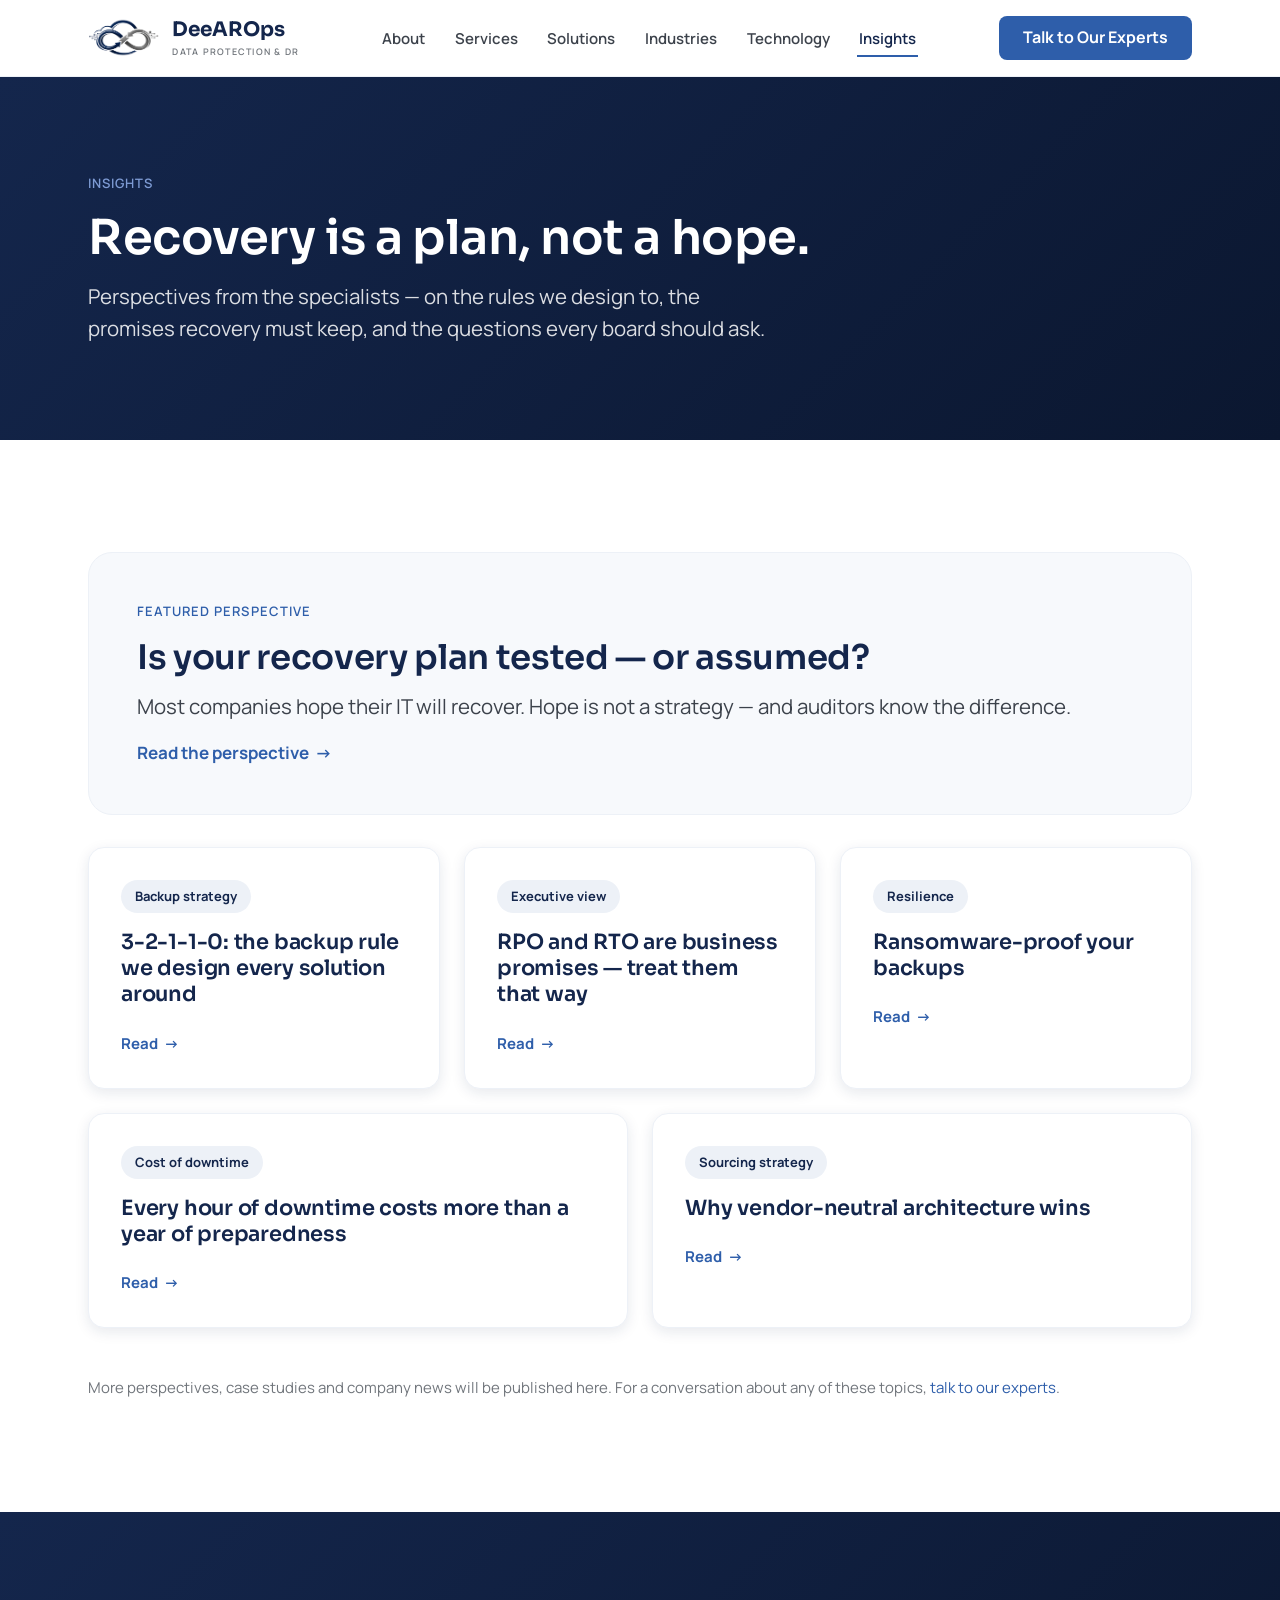
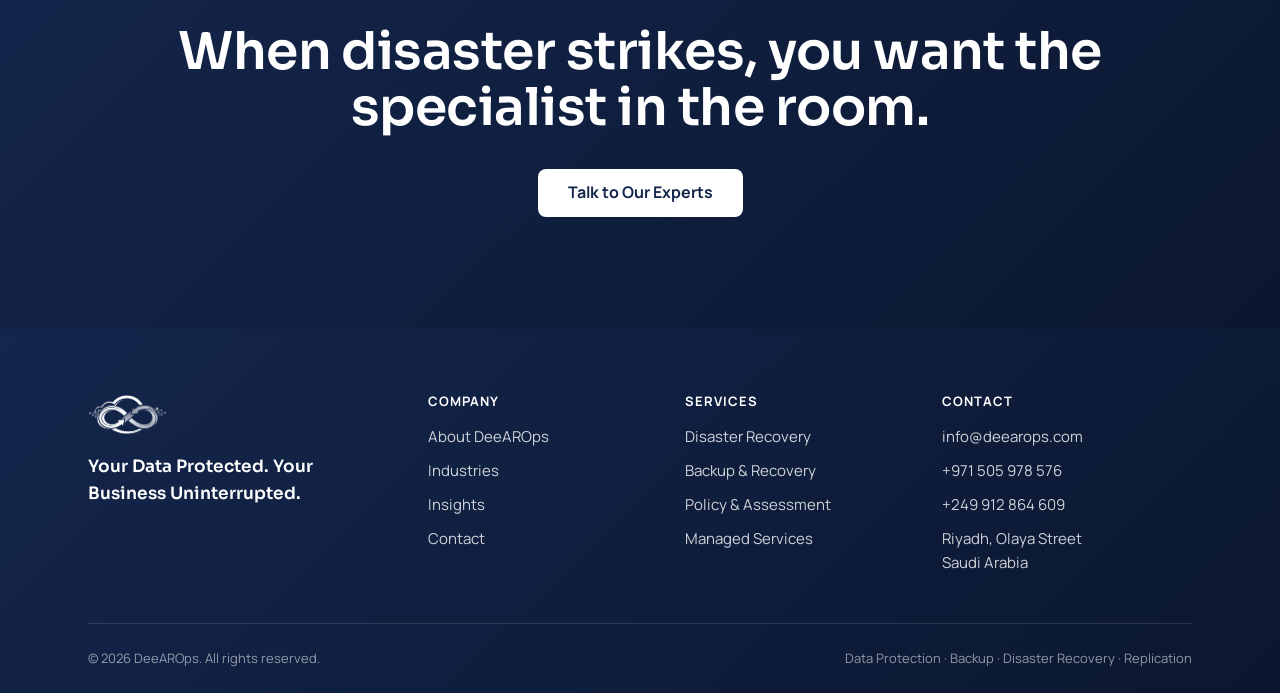
<file: insights.html>
<!DOCTYPE html>
<html lang="en">
<head>
<meta charset="utf-8">
<meta name="viewport" content="width=device-width, initial-scale=1">
<title>Insights — Perspectives on Recovery, Backup &amp; Continuity | DeeAROps</title>
<meta name="description" content="DeeAROps perspectives on data protection, the 3-2-1-1-0 backup rule, RPO and RTO as business promises, tested recovery, and ransomware-resilient backups.">
<link rel="canonical" href="https://www.deearops.com/insights.html">
<meta property="og:type" content="website">
<meta property="og:title" content="DeeAROps Insights — Recovery is a plan, not a hope">
<meta property="og:description" content="Perspectives on business continuity from the specialists in data protection and disaster recovery.">
<meta property="og:url" content="https://www.deearops.com/insights.html">
<meta property="og:image" content="https://www.deearops.com/assets/logo-icon.png">
<link rel="icon" type="image/png" sizes="32x32" href="assets/favicon-32.png">
<link rel="apple-touch-icon" href="assets/apple-touch-icon.png">
<link rel="preconnect" href="https://fonts.googleapis.com">
<link rel="preconnect" href="https://fonts.gstatic.com" crossorigin>
<link href="https://fonts.googleapis.com/css2?family=Manrope:wght@400;600;700&family=Sora:wght@500;600;700&display=swap" rel="stylesheet">
<link rel="stylesheet" href="css/main.css">
<script src="js/main.js" defer></script>
</head>
<body>
<a class="skip-link" href="#main">Skip to content</a>

<header class="site-header">
  <div class="container nav-wrap">
    <a class="brand" href="index.html" aria-label="DeeAROps home">
      <img src="assets/logo-mark.png" alt="DeeAROps — infinity cloud logo" width="72" height="40">
      <span><span class="brand-name">DeeAROps</span><span class="brand-tag">Data Protection &amp; DR</span></span>
    </a>
    <nav class="site-nav" id="site-nav" aria-label="Main navigation">
      <ul>
        <li><a href="about.html">About</a></li>
        <li><a href="services.html">Services</a></li>
        <li><a href="solutions.html">Solutions</a></li>
        <li><a href="industries.html">Industries</a></li>
        <li><a href="technology.html">Technology</a></li>
        <li><a href="insights.html" aria-current="page">Insights</a></li>
        <li class="mobile-only"><a href="contact.html">Talk to Our Experts</a></li>
      </ul>
    </nav>
    <div class="nav-cta"><a class="btn btn-primary" href="contact.html">Talk to Our Experts</a></div>
    <button class="nav-toggle" type="button" aria-expanded="false" aria-controls="site-nav" aria-label="Open menu">
      <span class="bar"></span><span class="bar"></span><span class="bar"></span>
    </button>
  </div>
</header>

<main id="main">

  <section class="page-hero on-dark">
    <div class="container">
      <span class="eyebrow">Insights</span>
      <h1>Recovery is a plan, not a hope.</h1>
      <p class="lead">Perspectives from the specialists — on the rules we design to, the promises recovery must keep, and the questions every board should ask.</p>
    </div>
  </section>

  <!-- Featured -->
  <section class="section">
    <div class="container">
      <details class="feature-panel insight-card reveal">
        <summary>
          <span class="eyebrow">Featured perspective</span>
          <h2>Is your recovery plan tested — or assumed?</h2>
          <p class="lead" style="margin-top:12px;">Most companies hope their IT will recover. Hope is not a strategy — and auditors know the difference.</p>
          <span class="text-link" style="margin-top:16px;">Read the perspective <span class="arr" aria-hidden="true">→</span></span>
        </summary>
        <div class="insight-body">
          <p>IT failure is not a matter of if — it is a matter of when. When it happens, every hour of downtime costs the organization on three fronts at once: revenue that never returns, regulatory exposure in sectors with strict mandates for documented recovery, and reputational damage that takes years to rebuild.</p>
          <p>The difference between a plan and an assumption is evidence. Recovery that is tested, documented and monitored — verified monthly restores, per-service runbooks, audit-ready reporting — turns a hope into a guarantee.</p>
          <p><a class="text-link" href="contact.html">Ask us to assess your recovery plan <span class="arr" aria-hidden="true">→</span></a></p>
        </div>
      </details>

      <div class="grid grid-3" style="margin-top:32px;">
        <details class="card insight-card reveal">
          <summary>
            <span class="pill">Backup strategy</span>
            <h3 style="margin-top:16px;">3-2-1-1-0: the backup rule we design every solution around</h3>
            <span class="text-link">Read <span class="arr" aria-hidden="true">→</span></span>
          </summary>
          <div class="insight-body">
            <p>Three copies of your data, on two different media, one off-site, one immutable or offline — and zero errors on verification. Every DeeAROps backup design is built to this rule, then proven with recovery validation rather than assumed.</p>
          </div>
        </details>
        <details class="card insight-card reveal reveal-d1">
          <summary>
            <span class="pill">Executive view</span>
            <h3 style="margin-top:16px;">RPO and RTO are business promises — treat them that way</h3>
            <span class="text-link">Read <span class="arr" aria-hidden="true">→</span></span>
          </summary>
          <div class="insight-body">
            <p>Recovery objectives are not technical settings buried in a console. They are commitments to customers, regulators and the board about how much data can be lost and how long a service can be down. That is why every engagement starts from the Business Impact Analysis — what can the business not afford to lose?</p>
          </div>
        </details>
        <details class="card insight-card reveal reveal-d2">
          <summary>
            <span class="pill">Resilience</span>
            <h3 style="margin-top:16px;">Ransomware-proof your backups</h3>
            <span class="text-link">Read <span class="arr" aria-hidden="true">→</span></span>
          </summary>
          <div class="insight-body">
            <p>When ransomware strikes, backups are the target as much as production. An immutable, verified copy — the "1" and the "0" in 3-2-1-1-0 — is what separates an incident from a catastrophe. Design for the worst day, every day.</p>
          </div>
        </details>
      </div>

      <div class="grid grid-2" style="margin-top:24px;">
        <details class="card insight-card reveal">
          <summary>
            <span class="pill">Cost of downtime</span>
            <h3 style="margin-top:16px;">Every hour of downtime costs more than a year of preparedness</h3>
            <span class="text-link">Read <span class="arr" aria-hidden="true">→</span></span>
          </summary>
          <div class="insight-body">
            <p>For critical systems, downtime is quantified in hundreds of thousands per hour — before counting fines and lost trust. Preparedness is not an insurance premium; it is the cheaper side of the ledger.</p>
          </div>
        </details>
        <details class="card insight-card reveal reveal-d1">
          <summary>
            <span class="pill">Sourcing strategy</span>
            <h3 style="margin-top:16px;">Why vendor-neutral architecture wins</h3>
            <span class="text-link">Read <span class="arr" aria-hidden="true">→</span></span>
          </summary>
          <div class="insight-body">
            <p>When the architect earns reseller margin, the architecture serves the margin. A vendor-neutral specialist matches the tool to the workload — requirements, security, scalability and best practice decide, not quotas.</p>
          </div>
        </details>
      </div>

      <p class="muted reveal" style="margin-top:48px;">More perspectives, case studies and company news will be published here. For a conversation about any of these topics, <a href="contact.html">talk to our experts</a>.</p>
    </div>
  </section>

  <!-- CTA -->
  <section class="section band-navy on-dark cta-band">
    <div class="container reveal">
      <h2 class="display">When disaster strikes, you want the specialist in the room.</h2>
      <div class="hero-ctas">
        <a class="btn btn-primary" href="contact.html">Talk to Our Experts</a>
      </div>
    </div>
  </section>

</main>

<footer class="site-footer">
  <div class="container">
    <div class="footer-main">
      <div class="footer-brand">
        <img src="assets/logo-mark-white.png" alt="DeeAROps logo" width="80" height="44">
        <p class="tagline">Your Data Protected. Your Business Uninterrupted.</p>
      </div>
      <nav class="footer-col" aria-label="Company">
        <h4>Company</h4>
        <ul>
          <li><a href="about.html">About DeeAROps</a></li>
          <li><a href="industries.html">Industries</a></li>
          <li><a href="insights.html">Insights</a></li>
          <li><a href="contact.html">Contact</a></li>
        </ul>
      </nav>
      <nav class="footer-col" aria-label="Services">
        <h4>Services</h4>
        <ul>
          <li><a href="services.html#disaster-recovery">Disaster Recovery</a></li>
          <li><a href="services.html#backup-recovery">Backup &amp; Recovery</a></li>
          <li><a href="services.html#service-levels">Policy &amp; Assessment</a></li>
          <li><a href="services.html#sla">Managed Services</a></li>
        </ul>
      </nav>
      <div class="footer-col">
        <h4>Contact</h4>
        <ul>
          <li><a href="mailto:info@deearops.com">info@deearops.com</a></li>
          <li><a href="tel:+971505978576">+971 505 978 576</a></li>
          <li><a href="tel:+249912864609">+249 912 864 609</a></li>
          <li>Riyadh, Olaya Street<br>Saudi Arabia</li>
        </ul>
      </div>
    </div>
    <div class="footer-bottom">
      <span>© 2026 DeeAROps. All rights reserved.</span>
      <span>Data Protection · Backup · Disaster Recovery · Replication</span>
    </div>
  </div>
</footer>
</body>
</html>
</file>
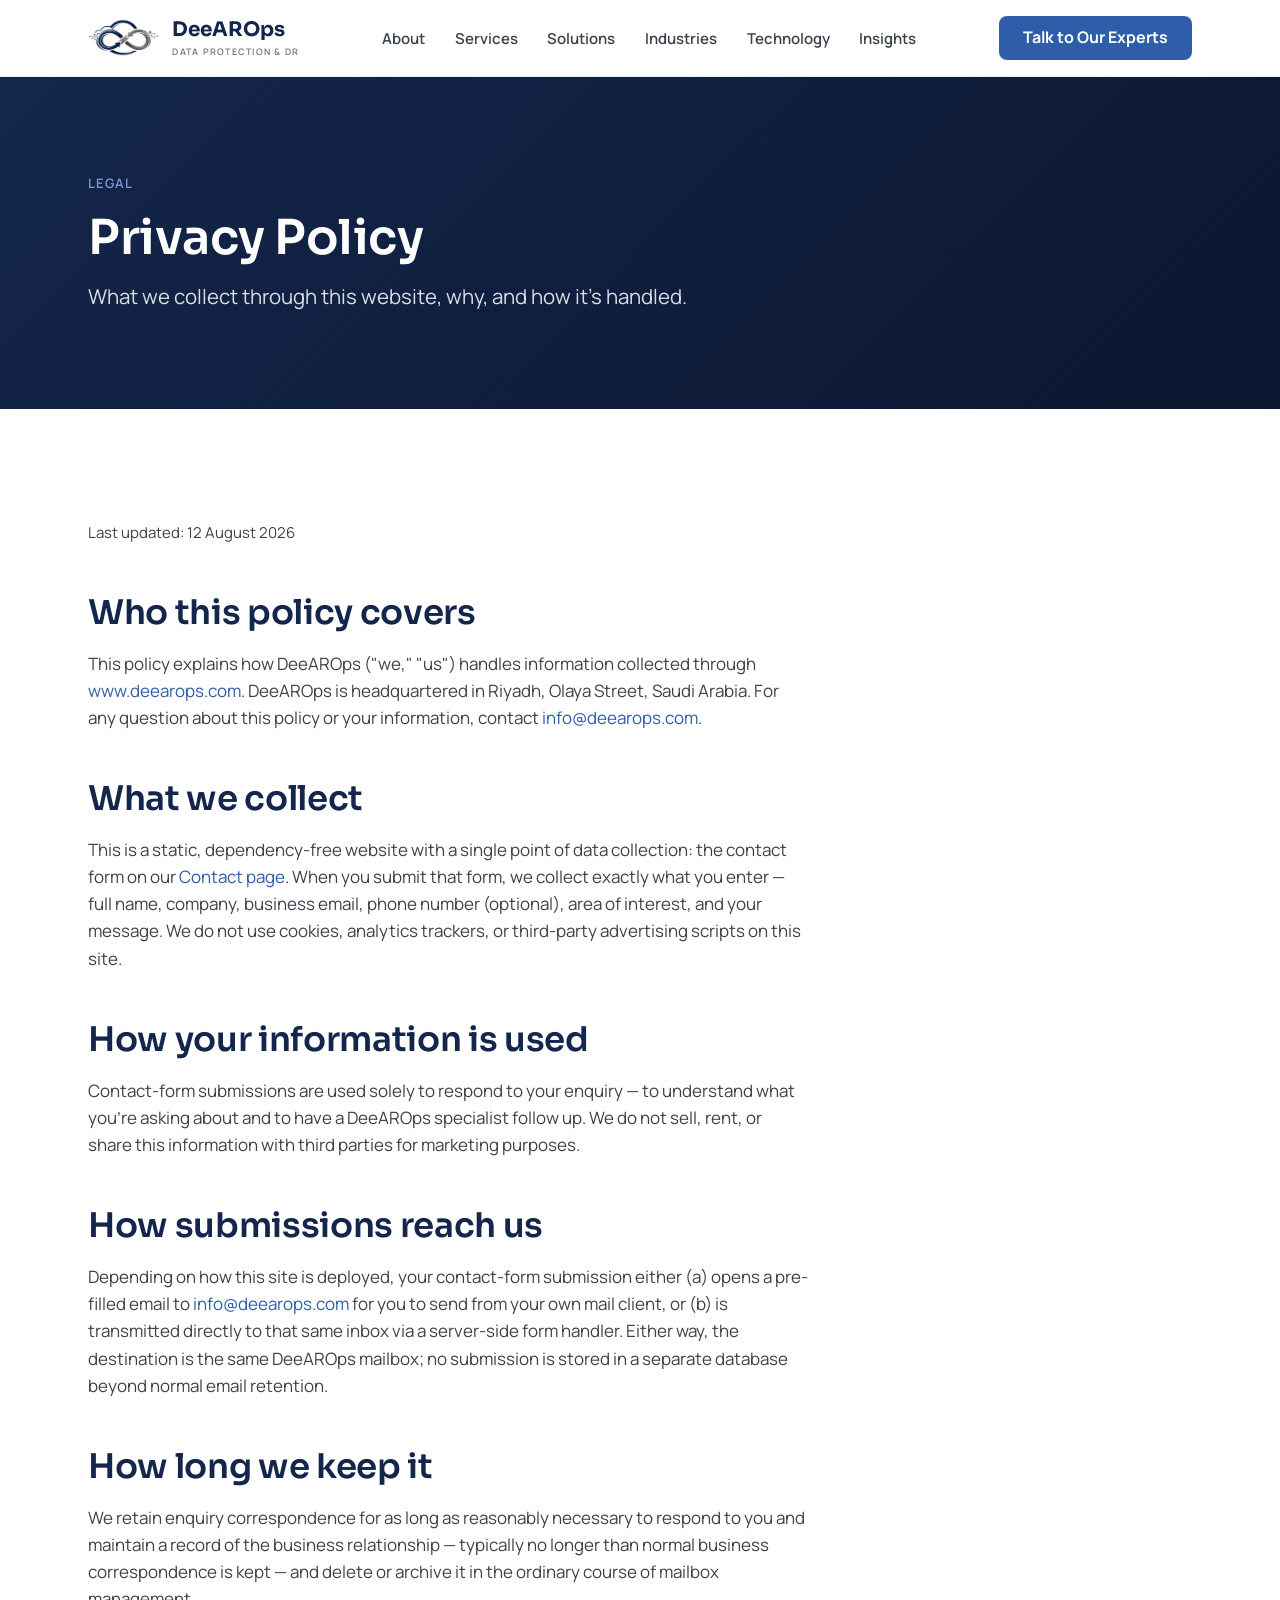
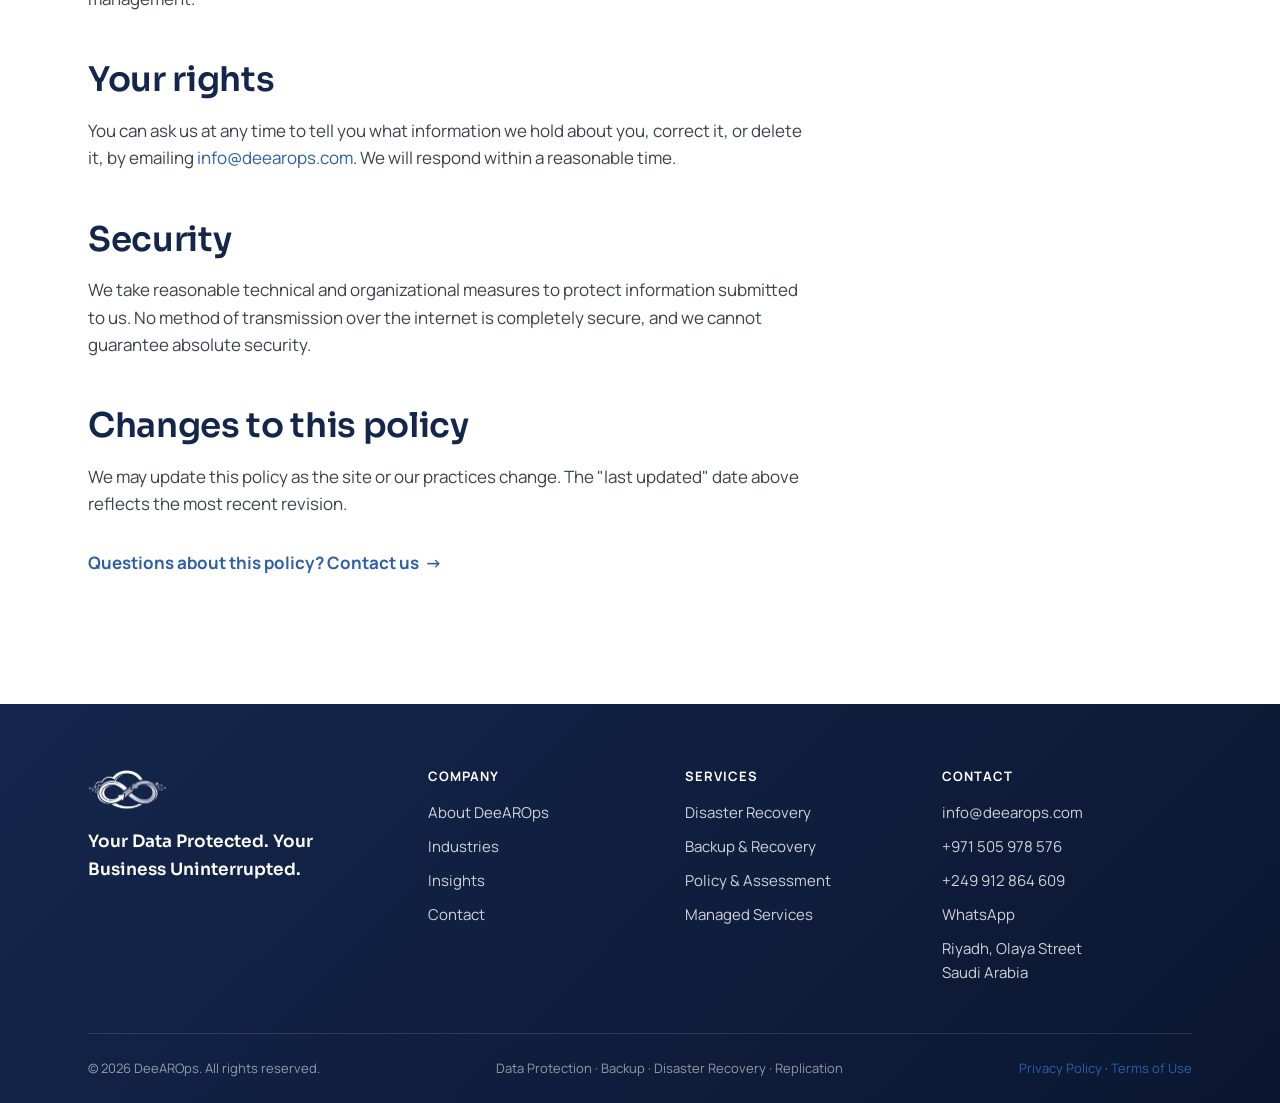
<file: privacy.html>
<!DOCTYPE html>
<html lang="en">
<head>
<meta charset="utf-8">
<meta name="viewport" content="width=device-width, initial-scale=1">
<title>Privacy Policy | DeeAROps</title>
<meta name="description" content="How DeeAROps collects, uses and protects information submitted through this website, including the contact form.">
<link rel="canonical" href="https://www.deearops.com/privacy.html">
<meta property="og:type" content="website">
<meta property="og:title" content="Privacy Policy | DeeAROps">
<meta property="og:description" content="How DeeAROps collects, uses and protects information submitted through this website.">
<meta property="og:url" content="https://www.deearops.com/privacy.html">
<meta property="og:image" content="https://www.deearops.com/assets/logo-icon.png">
<meta name="robots" content="noindex">
<link rel="icon" type="image/png" sizes="32x32" href="assets/favicon-32.png">
<link rel="apple-touch-icon" href="assets/apple-touch-icon.png">
<link rel="preconnect" href="https://fonts.googleapis.com">
<link rel="preconnect" href="https://fonts.gstatic.com" crossorigin>
<link href="https://fonts.googleapis.com/css2?family=Manrope:wght@400;600;700&family=Sora:wght@500;600;700&display=swap" rel="stylesheet">
<link rel="stylesheet" href="css/main.css">
<script src="js/main.js" defer></script>
</head>
<body>
<a class="skip-link" href="#main">Skip to content</a>

<header class="site-header">
  <div class="container nav-wrap">
    <a class="brand" href="index.html" aria-label="DeeAROps home">
      <img src="assets/logo-mark.png" alt="DeeAROps — infinity cloud logo" width="72" height="40">
      <span><span class="brand-name">DeeAROps</span><span class="brand-tag">Data Protection &amp; DR</span></span>
    </a>
    <nav class="site-nav" id="site-nav" aria-label="Main navigation">
      <ul>
        <li><a href="about.html">About</a></li>
        <li><a href="services.html">Services</a></li>
        <li><a href="solutions.html">Solutions</a></li>
        <li><a href="industries.html">Industries</a></li>
        <li><a href="technology.html">Technology</a></li>
        <li><a href="insights.html">Insights</a></li>
        <li class="mobile-only"><a href="contact.html">Talk to Our Experts</a></li>
      </ul>
    </nav>
    <div class="nav-cta"><a class="btn btn-primary" href="contact.html">Talk to Our Experts</a></div>
    <button class="nav-toggle" type="button" aria-expanded="false" aria-controls="site-nav" aria-label="Open menu">
      <span class="bar"></span><span class="bar"></span><span class="bar"></span>
    </button>
  </div>
</header>

<main id="main">

  <section class="page-hero on-dark">
    <div class="container">
      <span class="eyebrow">Legal</span>
      <h1>Privacy Policy</h1>
      <p class="lead">What we collect through this website, why, and how it's handled.</p>
    </div>
  </section>

  <section class="section">
    <div class="container">
      <div class="legal-body reveal">
        <p class="legal-updated">Last updated: 12 August 2026</p>

        <h2>Who this policy covers</h2>
        <p>This policy explains how DeeAROps ("we," "us") handles information collected through <a href="https://www.deearops.com/">www.deearops.com</a>. DeeAROps is headquartered in Riyadh, Olaya Street, Saudi Arabia. For any question about this policy or your information, contact <a href="mailto:info@deearops.com">info@deearops.com</a>.</p>

        <h2>What we collect</h2>
        <p>This is a static, dependency-free website with a single point of data collection: the contact form on our <a href="contact.html">Contact page</a>. When you submit that form, we collect exactly what you enter — full name, company, business email, phone number (optional), area of interest, and your message. We do not use cookies, analytics trackers, or third-party advertising scripts on this site.</p>

        <h2>How your information is used</h2>
        <p>Contact-form submissions are used solely to respond to your enquiry — to understand what you're asking about and to have a DeeAROps specialist follow up. We do not sell, rent, or share this information with third parties for marketing purposes.</p>

        <h2>How submissions reach us</h2>
        <p>Depending on how this site is deployed, your contact-form submission either (a) opens a pre-filled email to <a href="mailto:info@deearops.com">info@deearops.com</a> for you to send from your own mail client, or (b) is transmitted directly to that same inbox via a server-side form handler. Either way, the destination is the same DeeAROps mailbox; no submission is stored in a separate database beyond normal email retention.</p>

        <h2>How long we keep it</h2>
        <p>We retain enquiry correspondence for as long as reasonably necessary to respond to you and maintain a record of the business relationship — typically no longer than normal business correspondence is kept — and delete or archive it in the ordinary course of mailbox management.</p>

        <h2>Your rights</h2>
        <p>You can ask us at any time to tell you what information we hold about you, correct it, or delete it, by emailing <a href="mailto:info@deearops.com">info@deearops.com</a>. We will respond within a reasonable time.</p>

        <h2>Security</h2>
        <p>We take reasonable technical and organizational measures to protect information submitted to us. No method of transmission over the internet is completely secure, and we cannot guarantee absolute security.</p>

        <h2>Changes to this policy</h2>
        <p>We may update this policy as the site or our practices change. The "last updated" date above reflects the most recent revision.</p>

        <p style="margin-top:32px;"><a class="text-link" href="contact.html">Questions about this policy? Contact us <span class="arr" aria-hidden="true">→</span></a></p>
      </div>
    </div>
  </section>

</main>

<footer class="site-footer">
  <div class="container">
    <div class="footer-main">
      <div class="footer-brand">
        <img src="assets/logo-mark-white.png" alt="DeeAROps logo" width="80" height="44">
        <p class="tagline">Your Data Protected. Your Business Uninterrupted.</p>
      </div>
      <nav class="footer-col" aria-label="Company">
        <h4>Company</h4>
        <ul>
          <li><a href="about.html">About DeeAROps</a></li>
          <li><a href="industries.html">Industries</a></li>
          <li><a href="insights.html">Insights</a></li>
          <li><a href="contact.html">Contact</a></li>
        </ul>
      </nav>
      <nav class="footer-col" aria-label="Services">
        <h4>Services</h4>
        <ul>
          <li><a href="services.html#disaster-recovery">Disaster Recovery</a></li>
          <li><a href="services.html#backup-recovery">Backup &amp; Recovery</a></li>
          <li><a href="services.html#service-levels">Policy &amp; Assessment</a></li>
          <li><a href="services.html#sla">Managed Services</a></li>
        </ul>
      </nav>
      <div class="footer-col">
        <h4>Contact</h4>
        <ul>
          <li><a href="mailto:info@deearops.com">info@deearops.com</a></li>
          <li><a href="tel:+971505978576">+971 505 978 576</a></li>
          <li><a href="tel:+249912864609">+249 912 864 609</a></li>
          <li><a href="https://wa.me/971505978576" target="_blank" rel="noopener">WhatsApp</a></li>
          <li>Riyadh, Olaya Street<br>Saudi Arabia</li>
        </ul>
      </div>
    </div>
    <div class="footer-bottom">
      <span>© 2026 DeeAROps. All rights reserved.</span>
      <span>Data Protection · Backup · Disaster Recovery · Replication</span>
      <span><a href="privacy.html">Privacy Policy</a> · <a href="terms.html">Terms of Use</a></span>
    </div>
  </div>
</footer>
</body>
</html>
</file>
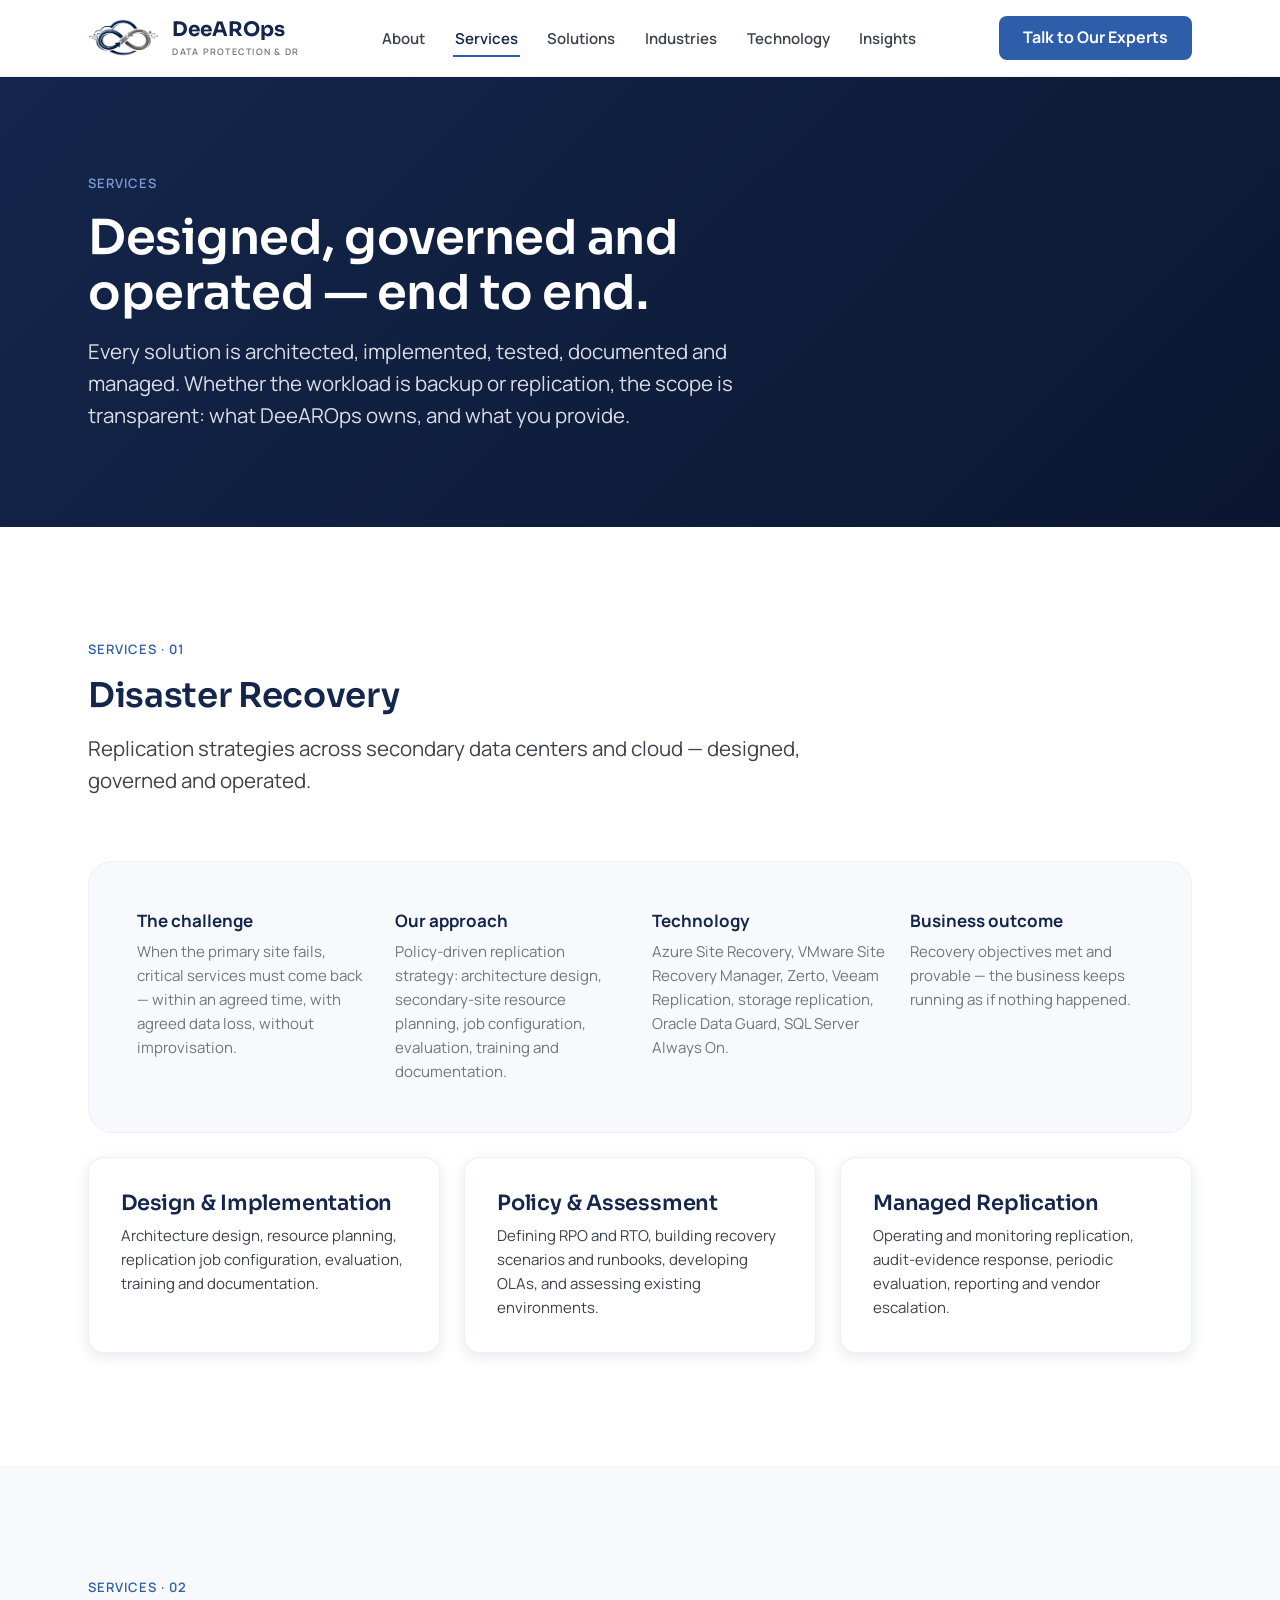
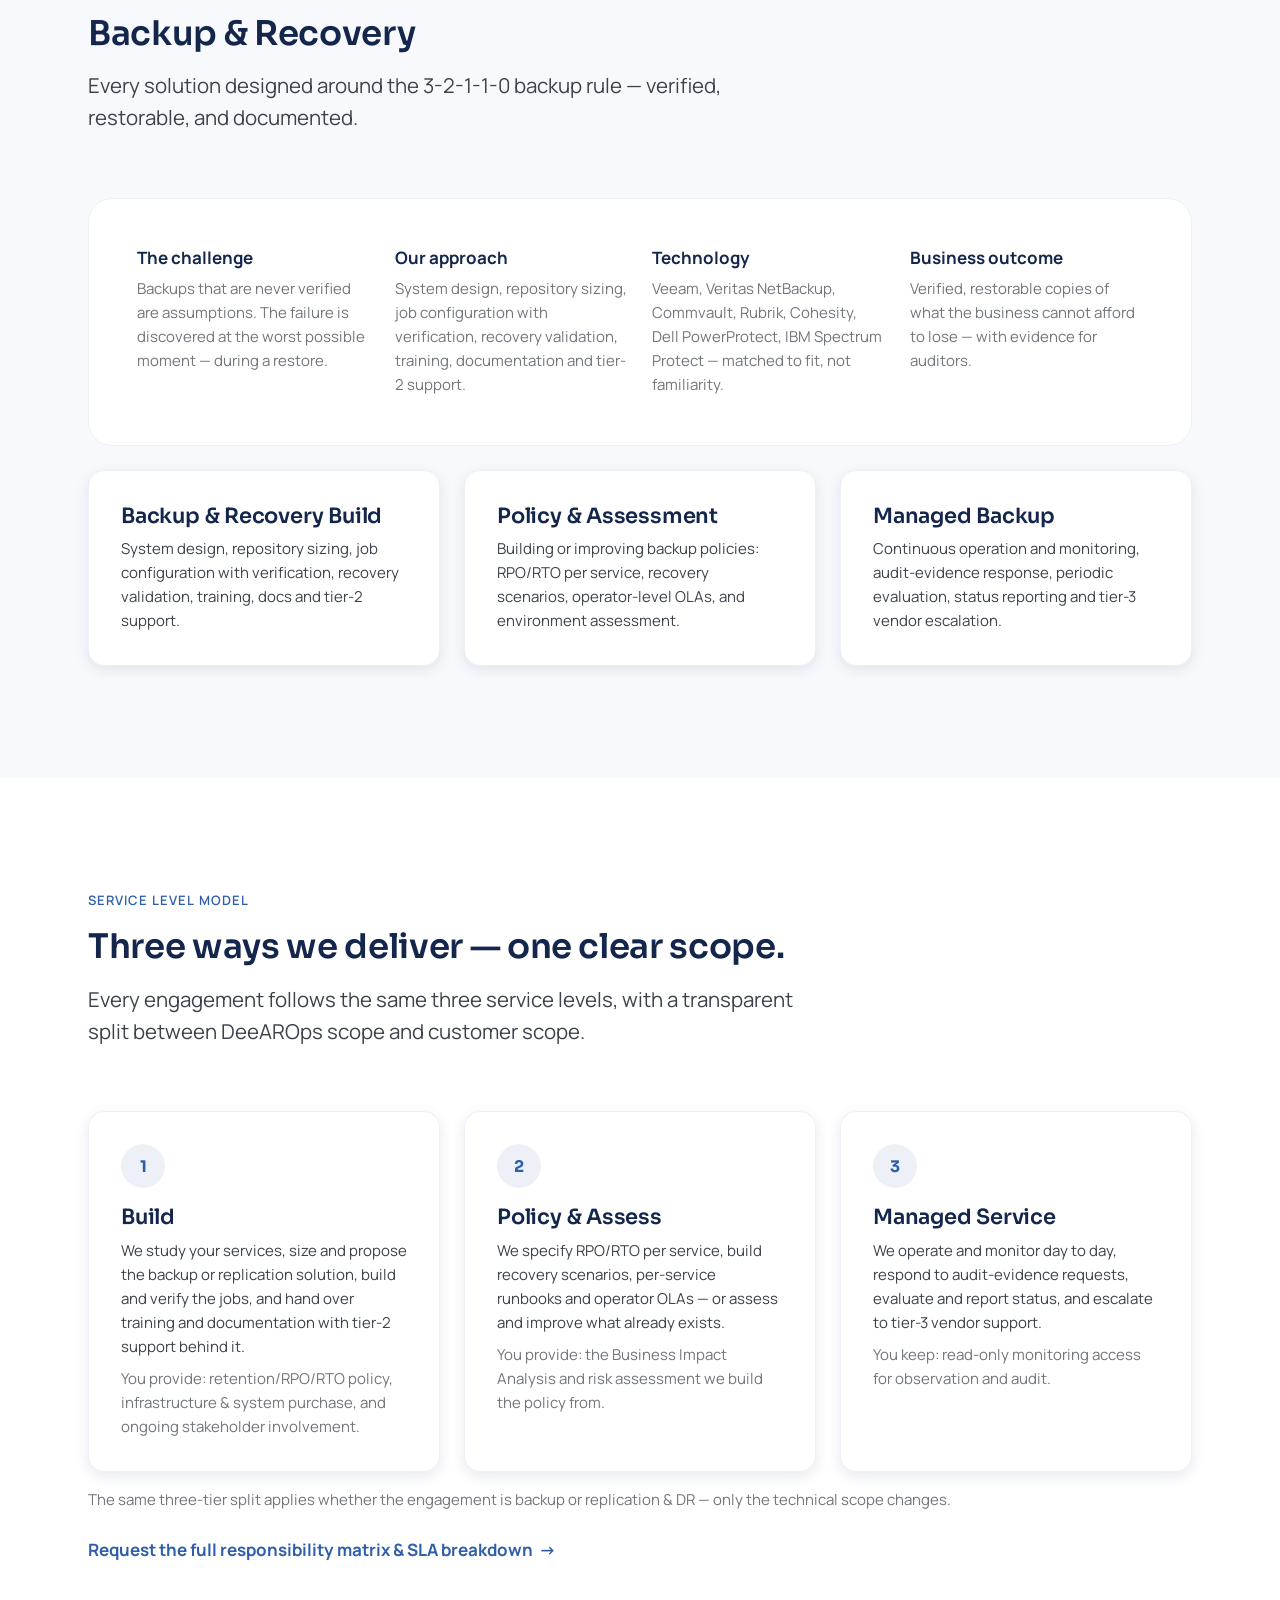
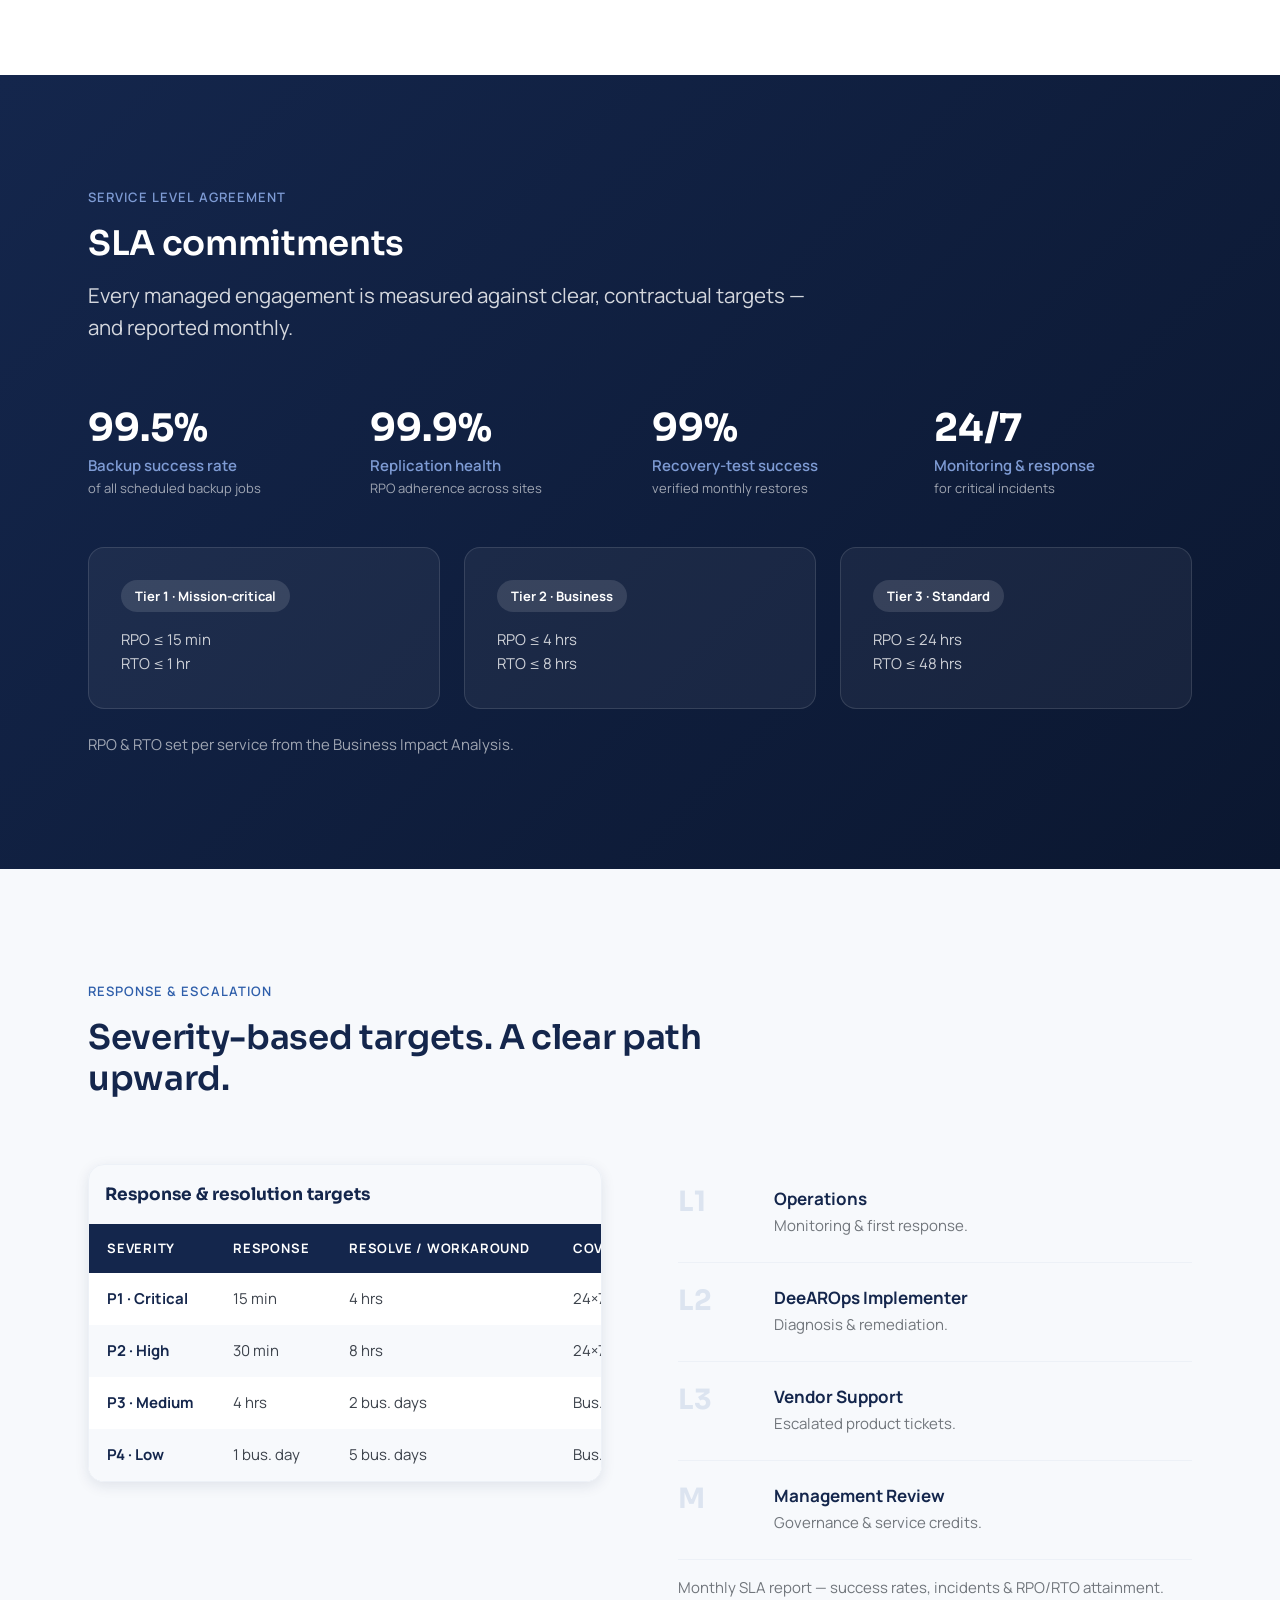
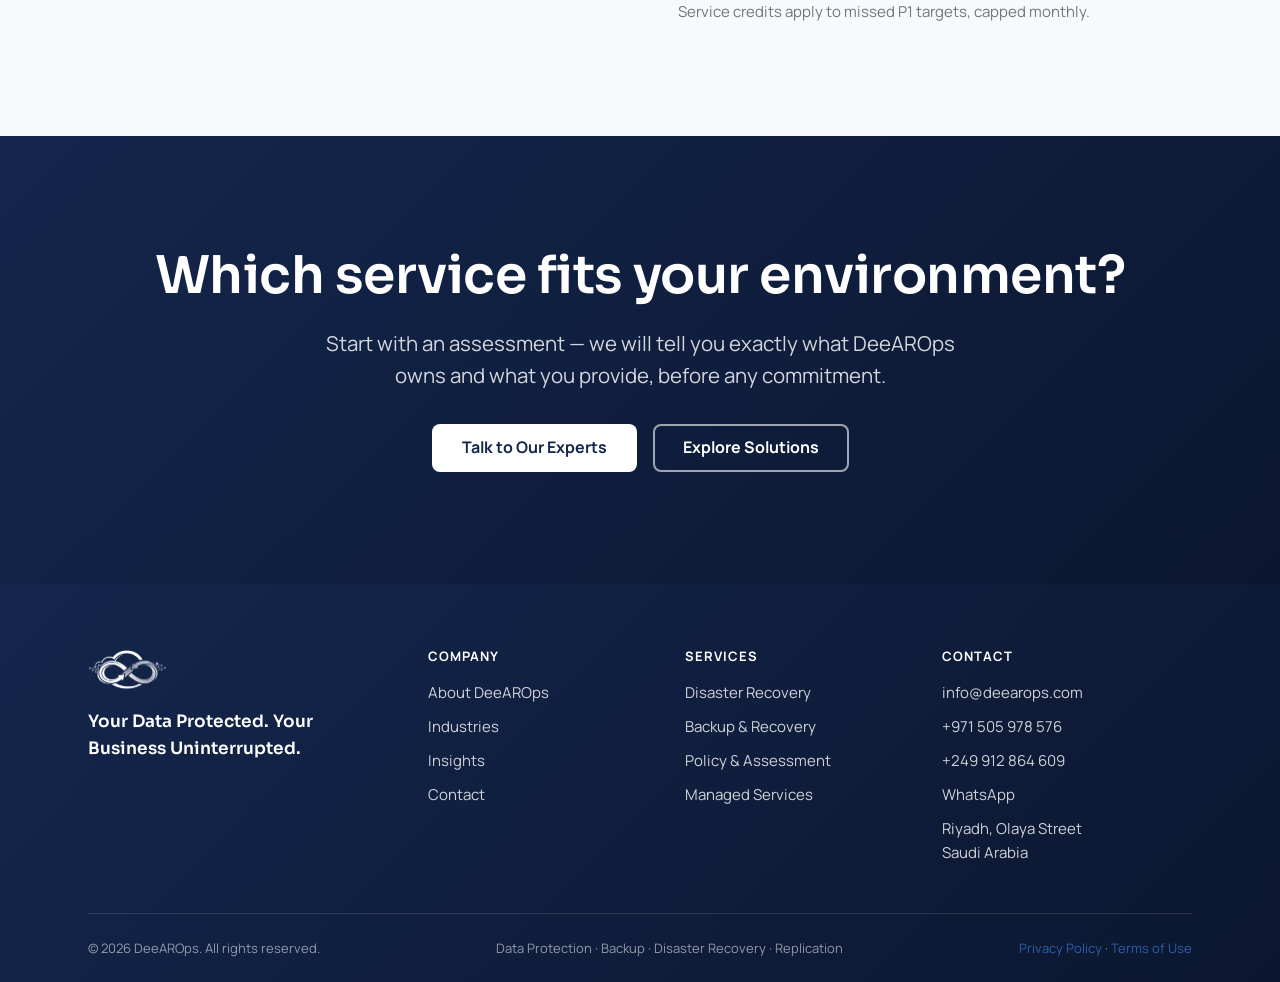
<file: services.html>
<!DOCTYPE html>
<html lang="en">
<head>
<meta charset="utf-8">
<meta name="viewport" content="width=device-width, initial-scale=1">
<title>Disaster Recovery &amp; Backup Services — Saudi Arabia &amp; the Gulf | DeeAROps</title>
<meta name="description" content="DeeAROps services: disaster recovery design and implementation, backup and recovery built to the 3-2-1-1-0 rule, policy and assessment, and fully managed services with contractual SLAs — serving Saudi Arabia and the wider GCC.">
<link rel="canonical" href="https://www.deearops.com/services.html">
<meta property="og:type" content="website">
<meta property="og:title" content="DeeAROps Services — Designed, governed and operated">
<meta property="og:description" content="Disaster recovery, backup &amp; recovery, policy &amp; assessment, and managed services — with a transparent responsibility split.">
<meta property="og:url" content="https://www.deearops.com/services.html">
<meta property="og:image" content="https://www.deearops.com/assets/logo-icon.png">
<meta name="twitter:card" content="summary_large_image">
<meta name="twitter:title" content="DeeAROps Services — Designed, governed and operated">
<meta name="twitter:description" content="Disaster recovery, backup &amp; recovery, policy &amp; assessment, and managed services — with a transparent responsibility split.">
<meta name="twitter:image" content="https://www.deearops.com/assets/logo-icon.png">
<link rel="icon" type="image/png" sizes="32x32" href="assets/favicon-32.png">
<link rel="apple-touch-icon" href="assets/apple-touch-icon.png">
<link rel="preconnect" href="https://fonts.googleapis.com">
<link rel="preconnect" href="https://fonts.gstatic.com" crossorigin>
<link href="https://fonts.googleapis.com/css2?family=Manrope:wght@400;600;700&family=Sora:wght@500;600;700&display=swap" rel="stylesheet">
<link rel="stylesheet" href="css/main.css">
<script src="js/main.js" defer></script>
<script type="application/ld+json">
{
  "@context": "https://schema.org",
  "@type": "Service",
  "serviceType": "Data protection, backup and disaster recovery",
  "provider": { "@type": "Organization", "name": "DeeAROps", "url": "https://www.deearops.com/" },
  "areaServed": ["SA", "AE", "Middle East", "Africa"],
  "hasOfferCatalog": {
    "@type": "OfferCatalog",
    "name": "DeeAROps Services",
    "itemListElement": [
      { "@type": "Offer", "itemOffered": { "@type": "Service", "name": "Disaster Recovery" } },
      { "@type": "Offer", "itemOffered": { "@type": "Service", "name": "Backup & Recovery" } },
      { "@type": "Offer", "itemOffered": { "@type": "Service", "name": "Policy & Assessment" } },
      { "@type": "Offer", "itemOffered": { "@type": "Service", "name": "Managed Services" } }
    ]
  }
}
</script>
</head>
<body>
<a class="skip-link" href="#main">Skip to content</a>

<header class="site-header">
  <div class="container nav-wrap">
    <a class="brand" href="index.html" aria-label="DeeAROps home">
      <img src="assets/logo-mark.png" alt="DeeAROps — infinity cloud logo" width="72" height="40">
      <span><span class="brand-name">DeeAROps</span><span class="brand-tag">Data Protection &amp; DR</span></span>
    </a>
    <nav class="site-nav" id="site-nav" aria-label="Main navigation">
      <ul>
        <li><a href="about.html">About</a></li>
        <li><a href="services.html" aria-current="page">Services</a></li>
        <li><a href="solutions.html">Solutions</a></li>
        <li><a href="industries.html">Industries</a></li>
        <li><a href="technology.html">Technology</a></li>
        <li><a href="insights.html">Insights</a></li>
        <li class="mobile-only"><a href="contact.html">Talk to Our Experts</a></li>
      </ul>
    </nav>
    <div class="nav-cta"><a class="btn btn-primary" href="contact.html">Talk to Our Experts</a></div>
    <button class="nav-toggle" type="button" aria-expanded="false" aria-controls="site-nav" aria-label="Open menu">
      <span class="bar"></span><span class="bar"></span><span class="bar"></span>
    </button>
  </div>
</header>

<main id="main">

  <section class="page-hero on-dark">
    <div class="container">
      <span class="eyebrow">Services</span>
      <h1>Designed, governed and operated — end to end.</h1>
      <p class="lead">Every solution is architected, implemented, tested, documented and managed. Whether the workload is backup or replication, the scope is transparent: what DeeAROps owns, and what you provide.</p>
    </div>
  </section>

  <!-- Disaster Recovery -->
  <section class="section" id="disaster-recovery">
    <div class="container">
      <div class="section-head reveal">
        <span class="eyebrow">Services · 01</span>
        <h2>Disaster Recovery</h2>
        <p class="lead">Replication strategies across secondary data centers and cloud — designed, governed and operated.</p>
      </div>
      <div class="feature-panel reveal">
        <div class="grid grid-4">
          <div>
            <h4>The challenge</h4>
            <p class="muted" style="margin-top:8px;">When the primary site fails, critical services must come back — within an agreed time, with agreed data loss, without improvisation.</p>
          </div>
          <div>
            <h4>Our approach</h4>
            <p class="muted" style="margin-top:8px;">Policy-driven replication strategy: architecture design, secondary-site resource planning, job configuration, evaluation, training and documentation.</p>
          </div>
          <div>
            <h4>Technology</h4>
            <p class="muted" style="margin-top:8px;">Azure Site Recovery, VMware Site Recovery Manager, Zerto, Veeam Replication, storage replication, Oracle Data Guard, SQL Server Always On.</p>
          </div>
          <div>
            <h4>Business outcome</h4>
            <p class="muted" style="margin-top:8px;">Recovery objectives met and provable — the business keeps running as if nothing happened.</p>
          </div>
        </div>
      </div>
      <div class="grid grid-3" style="margin-top:24px;">
        <div class="card reveal">
          <h3>Design &amp; Implementation</h3>
          <p>Architecture design, resource planning, replication job configuration, evaluation, training and documentation.</p>
        </div>
        <div class="card reveal reveal-d1">
          <h3>Policy &amp; Assessment</h3>
          <p>Defining RPO and RTO, building recovery scenarios and runbooks, developing OLAs, and assessing existing environments.</p>
        </div>
        <div class="card reveal reveal-d2">
          <h3>Managed Replication</h3>
          <p>Operating and monitoring replication, audit-evidence response, periodic evaluation, reporting and vendor escalation.</p>
        </div>
      </div>
    </div>
  </section>

  <!-- Backup & Recovery -->
  <section class="section bg-paper" id="backup-recovery">
    <div class="container">
      <div class="section-head reveal">
        <span class="eyebrow">Services · 02</span>
        <h2>Backup &amp; Recovery</h2>
        <p class="lead">Every solution designed around the 3-2-1-1-0 backup rule — verified, restorable, and documented.</p>
      </div>
      <div class="feature-panel reveal" style="background:#fff;">
        <div class="grid grid-4">
          <div>
            <h4>The challenge</h4>
            <p class="muted" style="margin-top:8px;">Backups that are never verified are assumptions. The failure is discovered at the worst possible moment — during a restore.</p>
          </div>
          <div>
            <h4>Our approach</h4>
            <p class="muted" style="margin-top:8px;">System design, repository sizing, job configuration with verification, recovery validation, training, documentation and tier-2 support.</p>
          </div>
          <div>
            <h4>Technology</h4>
            <p class="muted" style="margin-top:8px;">Veeam, Veritas NetBackup, Commvault, Rubrik, Cohesity, Dell PowerProtect, IBM Spectrum Protect — matched to fit, not familiarity.</p>
          </div>
          <div>
            <h4>Business outcome</h4>
            <p class="muted" style="margin-top:8px;">Verified, restorable copies of what the business cannot afford to lose — with evidence for auditors.</p>
          </div>
        </div>
      </div>
      <div class="grid grid-3" style="margin-top:24px;">
        <div class="card reveal">
          <h3>Backup &amp; Recovery Build</h3>
          <p>System design, repository sizing, job configuration with verification, recovery validation, training, docs and tier-2 support.</p>
        </div>
        <div class="card reveal reveal-d1">
          <h3>Policy &amp; Assessment</h3>
          <p>Building or improving backup policies: RPO/RTO per service, recovery scenarios, operator-level OLAs, and environment assessment.</p>
        </div>
        <div class="card reveal reveal-d2">
          <h3>Managed Backup</h3>
          <p>Continuous operation and monitoring, audit-evidence response, periodic evaluation, status reporting and tier-3 vendor escalation.</p>
        </div>
      </div>
    </div>
  </section>

  <!-- Service level model + responsibility matrices -->
  <section class="section" id="service-levels">
    <div class="container">
      <div class="section-head reveal">
        <span class="eyebrow">Service level model</span>
        <h2>Three ways we deliver — one clear scope.</h2>
        <p class="lead">Every engagement follows the same three service levels, with a transparent split between DeeAROps scope and customer scope.</p>
      </div>

      <div class="grid grid-3 reveal">
        <div class="card">
          <div class="step-num">1</div>
          <h3>Build</h3>
          <p>We study your services, size and propose the backup or replication solution, build and verify the jobs, and hand over training and documentation with tier-2 support behind it.</p>
          <p class="muted" style="margin-top:8px;">You provide: retention/RPO/RTO policy, infrastructure &amp; system purchase, and ongoing stakeholder involvement.</p>
        </div>
        <div class="card">
          <div class="step-num">2</div>
          <h3>Policy &amp; Assess</h3>
          <p>We specify RPO/RTO per service, build recovery scenarios, per-service runbooks and operator OLAs — or assess and improve what already exists.</p>
          <p class="muted" style="margin-top:8px;">You provide: the Business Impact Analysis and risk assessment we build the policy from.</p>
        </div>
        <div class="card">
          <div class="step-num">3</div>
          <h3>Managed Service</h3>
          <p>We operate and monitor day to day, respond to audit-evidence requests, evaluate and report status, and escalate to tier-3 vendor support.</p>
          <p class="muted" style="margin-top:8px;">You keep: read-only monitoring access for observation and audit.</p>
        </div>
      </div>
      <p class="muted reveal" style="margin-top:16px;">The same three-tier split applies whether the engagement is backup or replication &amp; DR — only the technical scope changes.</p>
      <p class="reveal" style="margin-top:24px;"><a class="text-link" href="contact.html">Request the full responsibility matrix &amp; SLA breakdown <span class="arr" aria-hidden="true">→</span></a></p>
    </div>
  </section>

  <!-- SLA -->
  <section class="section band-navy on-dark" id="sla">
    <div class="container">
      <div class="section-head reveal">
        <span class="eyebrow">Service Level Agreement</span>
        <h2>SLA commitments</h2>
        <p class="lead">Every managed engagement is measured against clear, contractual targets — and reported monthly.</p>
      </div>
      <div class="grid grid-4">
        <div class="reveal"><div class="stat-num">99.5%</div><div class="stat-label">Backup success rate</div><div class="stat-sub">of all scheduled backup jobs</div></div>
        <div class="reveal reveal-d1"><div class="stat-num">99.9%</div><div class="stat-label">Replication health</div><div class="stat-sub">RPO adherence across sites</div></div>
        <div class="reveal reveal-d2"><div class="stat-num">99%</div><div class="stat-label">Recovery-test success</div><div class="stat-sub">verified monthly restores</div></div>
        <div class="reveal reveal-d3"><div class="stat-num">24/7</div><div class="stat-label">Monitoring &amp; response</div><div class="stat-sub">for critical incidents</div></div>
      </div>
      <div class="grid grid-3" style="margin-top:48px;">
        <div class="card reveal">
          <span class="pill" style="background:rgba(255,255,255,0.12);color:#fff;">Tier 1 · Mission-critical</span>
          <p style="margin-top:16px;">RPO ≤ 15 min<br>RTO ≤ 1 hr</p>
        </div>
        <div class="card reveal reveal-d1">
          <span class="pill" style="background:rgba(255,255,255,0.12);color:#fff;">Tier 2 · Business</span>
          <p style="margin-top:16px;">RPO ≤ 4 hrs<br>RTO ≤ 8 hrs</p>
        </div>
        <div class="card reveal reveal-d2">
          <span class="pill" style="background:rgba(255,255,255,0.12);color:#fff;">Tier 3 · Standard</span>
          <p style="margin-top:16px;">RPO ≤ 24 hrs<br>RTO ≤ 48 hrs</p>
        </div>
      </div>
      <p class="reveal" style="margin-top:24px;color:rgba(255,255,255,0.6);font-size:0.9375rem;">RPO &amp; RTO set per service from the Business Impact Analysis.</p>
    </div>
  </section>

  <!-- Response & escalation -->
  <section class="section bg-paper">
    <div class="container">
      <div class="section-head reveal">
        <span class="eyebrow">Response &amp; escalation</span>
        <h2>Severity-based targets. A clear path upward.</h2>
      </div>
      <div class="two-col">
        <div class="table-wrap reveal">
          <table>
            <caption>Response &amp; resolution targets</caption>
            <thead>
              <tr><th scope="col">Severity</th><th scope="col">Response</th><th scope="col">Resolve / workaround</th><th scope="col">Cover</th></tr>
            </thead>
            <tbody>
              <tr><th scope="row">P1 · Critical</th><td>15 min</td><td>4 hrs</td><td>24×7</td></tr>
              <tr><th scope="row">P2 · High</th><td>30 min</td><td>8 hrs</td><td>24×7</td></tr>
              <tr><th scope="row">P3 · Medium</th><td>4 hrs</td><td>2 bus. days</td><td>Bus. hrs</td></tr>
              <tr><th scope="row">P4 · Low</th><td>1 bus. day</td><td>5 bus. days</td><td>Bus. hrs</td></tr>
            </tbody>
          </table>
        </div>
        <div>
          <div class="value-row reveal">
            <div class="idx">L1</div>
            <div><h4>Operations</h4><p class="muted" style="margin-top:4px;">Monitoring &amp; first response.</p></div>
          </div>
          <div class="value-row reveal reveal-d1">
            <div class="idx">L2</div>
            <div><h4>DeeAROps Implementer</h4><p class="muted" style="margin-top:4px;">Diagnosis &amp; remediation.</p></div>
          </div>
          <div class="value-row reveal reveal-d2">
            <div class="idx">L3</div>
            <div><h4>Vendor Support</h4><p class="muted" style="margin-top:4px;">Escalated product tickets.</p></div>
          </div>
          <div class="value-row reveal reveal-d3">
            <div class="idx">M</div>
            <div><h4>Management Review</h4><p class="muted" style="margin-top:4px;">Governance &amp; service credits.</p></div>
          </div>
          <p class="muted reveal" style="margin-top:16px;">Monthly SLA report — success rates, incidents &amp; RPO/RTO attainment. Service credits apply to missed P1 targets, capped monthly.</p>
        </div>
      </div>
    </div>
  </section>

  <!-- CTA -->
  <section class="section band-navy on-dark cta-band">
    <div class="container reveal">
      <h2 class="display">Which service fits your environment?</h2>
      <p class="lead">Start with an assessment — we will tell you exactly what DeeAROps owns and what you provide, before any commitment.</p>
      <div class="hero-ctas">
        <a class="btn btn-primary" href="contact.html">Talk to Our Experts</a>
        <a class="btn btn-secondary" href="solutions.html">Explore Solutions</a>
      </div>
    </div>
  </section>

</main>

<footer class="site-footer">
  <div class="container">
    <div class="footer-main">
      <div class="footer-brand">
        <img src="assets/logo-mark-white.png" alt="DeeAROps logo" width="80" height="44">
        <p class="tagline">Your Data Protected. Your Business Uninterrupted.</p>
      </div>
      <nav class="footer-col" aria-label="Company">
        <h4>Company</h4>
        <ul>
          <li><a href="about.html">About DeeAROps</a></li>
          <li><a href="industries.html">Industries</a></li>
          <li><a href="insights.html">Insights</a></li>
          <li><a href="contact.html">Contact</a></li>
        </ul>
      </nav>
      <nav class="footer-col" aria-label="Services">
        <h4>Services</h4>
        <ul>
          <li><a href="services.html#disaster-recovery">Disaster Recovery</a></li>
          <li><a href="services.html#backup-recovery">Backup &amp; Recovery</a></li>
          <li><a href="services.html#service-levels">Policy &amp; Assessment</a></li>
          <li><a href="services.html#sla">Managed Services</a></li>
        </ul>
      </nav>
      <div class="footer-col">
        <h4>Contact</h4>
        <ul>
          <li><a href="mailto:info@deearops.com">info@deearops.com</a></li>
          <li><a href="tel:+971505978576">+971 505 978 576</a></li>
          <li><a href="tel:+249912864609">+249 912 864 609</a></li>
          <li><a href="https://wa.me/971505978576" target="_blank" rel="noopener">WhatsApp</a></li>
          <li>Riyadh, Olaya Street<br>Saudi Arabia</li>
        </ul>
      </div>
    </div>
    <div class="footer-bottom">
      <span>© 2026 DeeAROps. All rights reserved.</span>
      <span>Data Protection · Backup · Disaster Recovery · Replication</span>
      <span><a href="privacy.html">Privacy Policy</a> · <a href="terms.html">Terms of Use</a></span>
    </div>
  </div>
</footer>
</body>
</html>
</file>
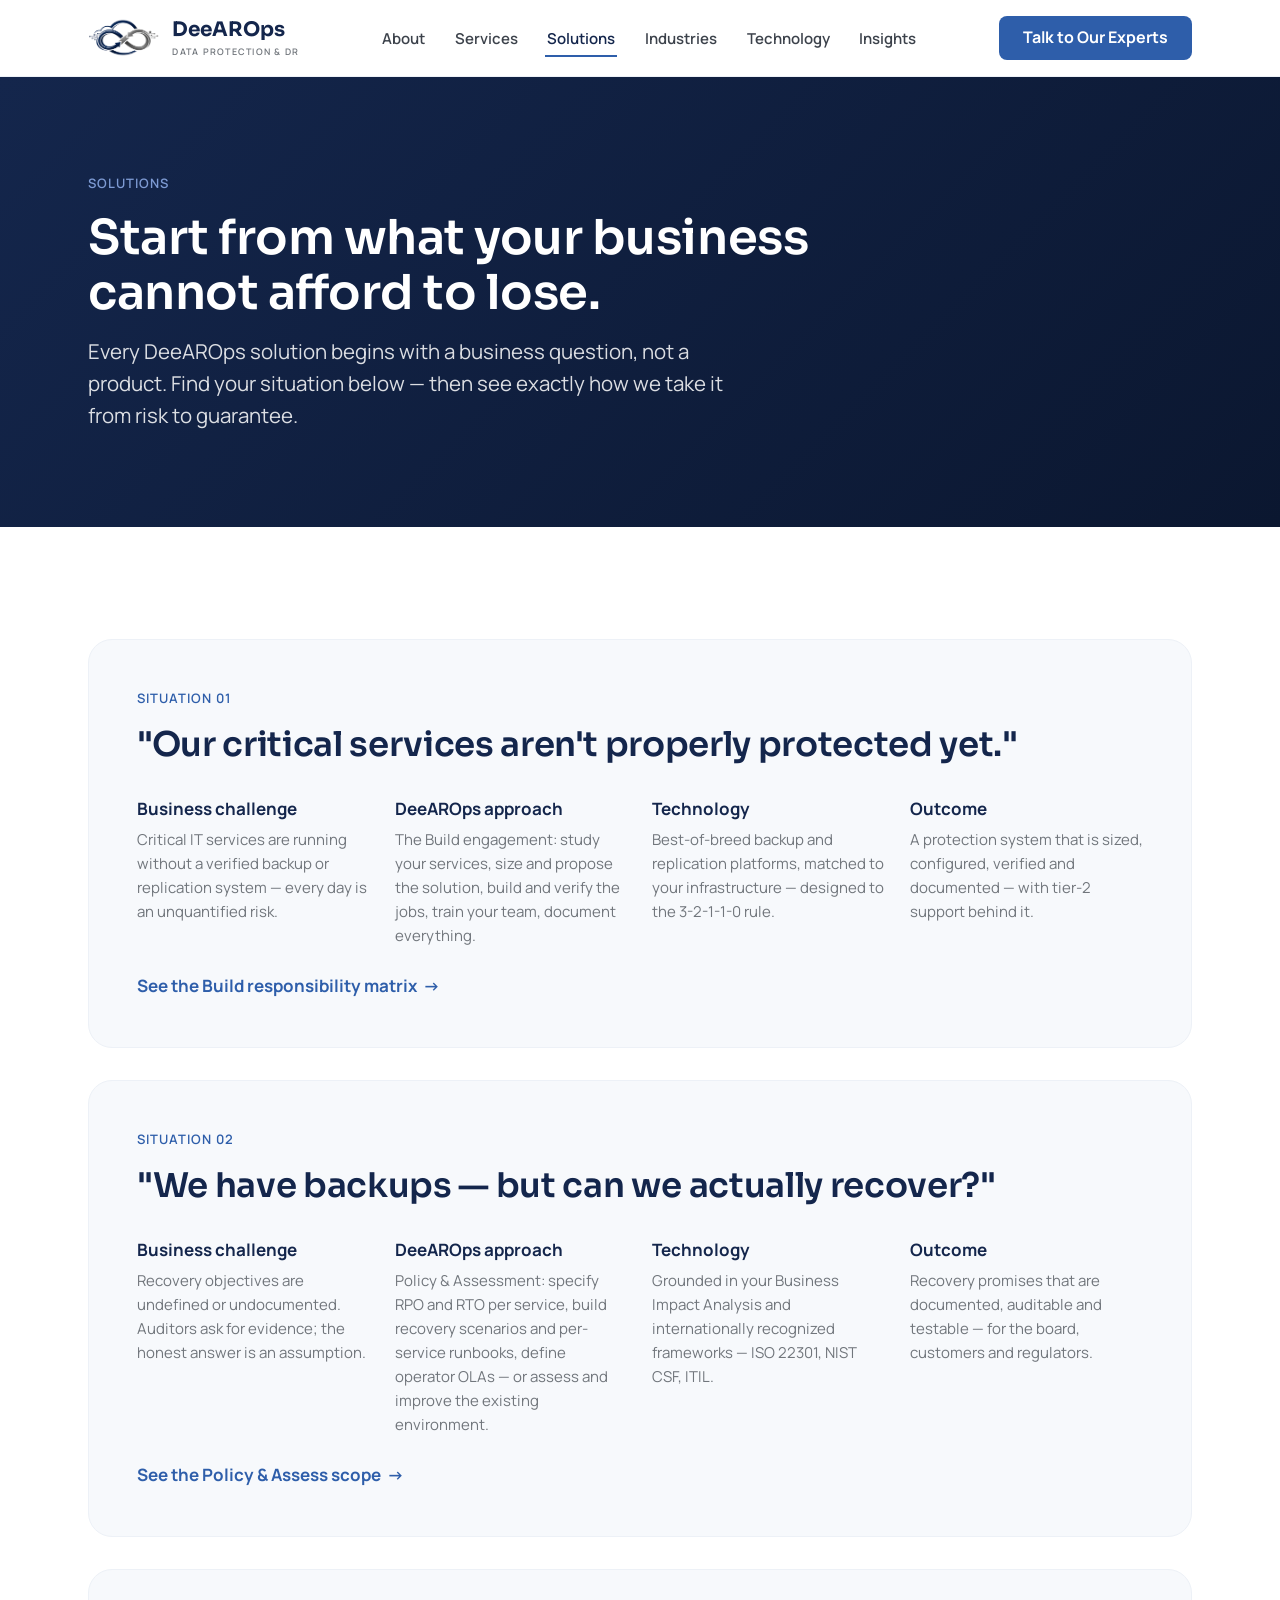
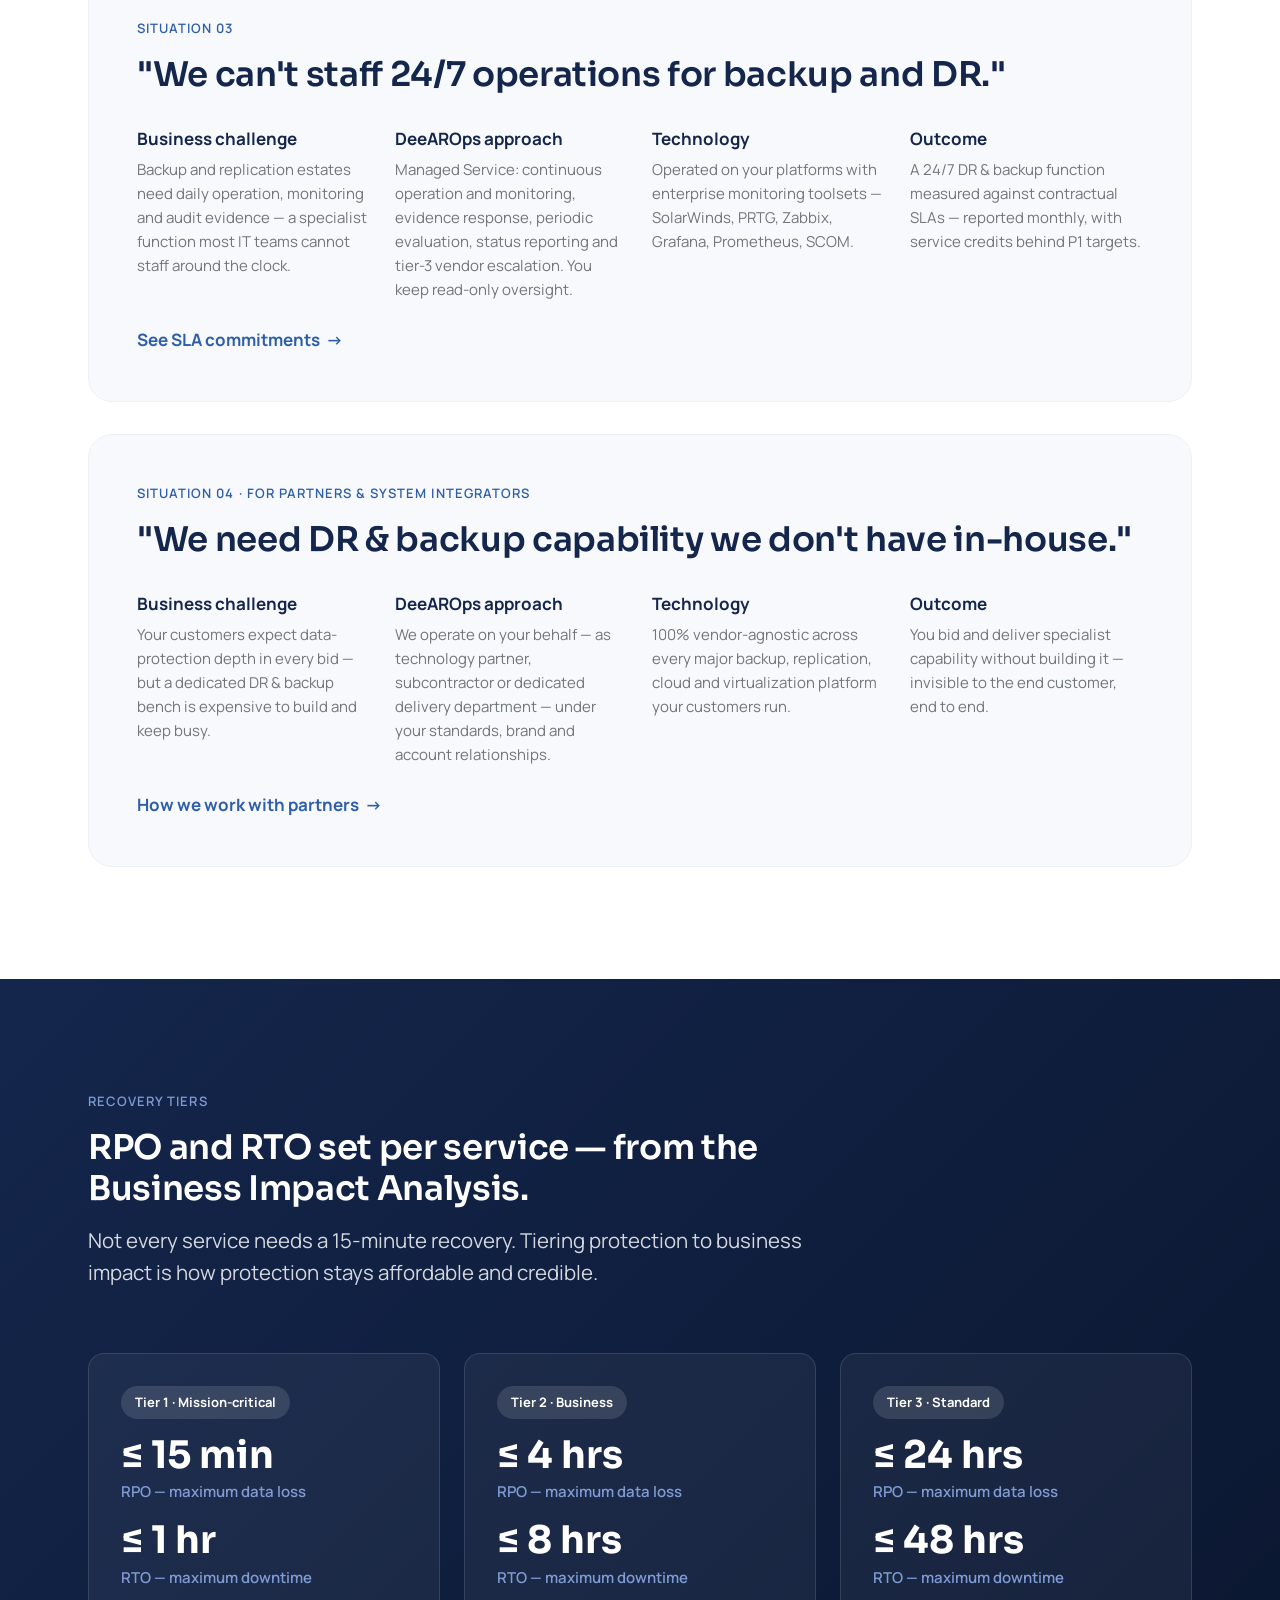
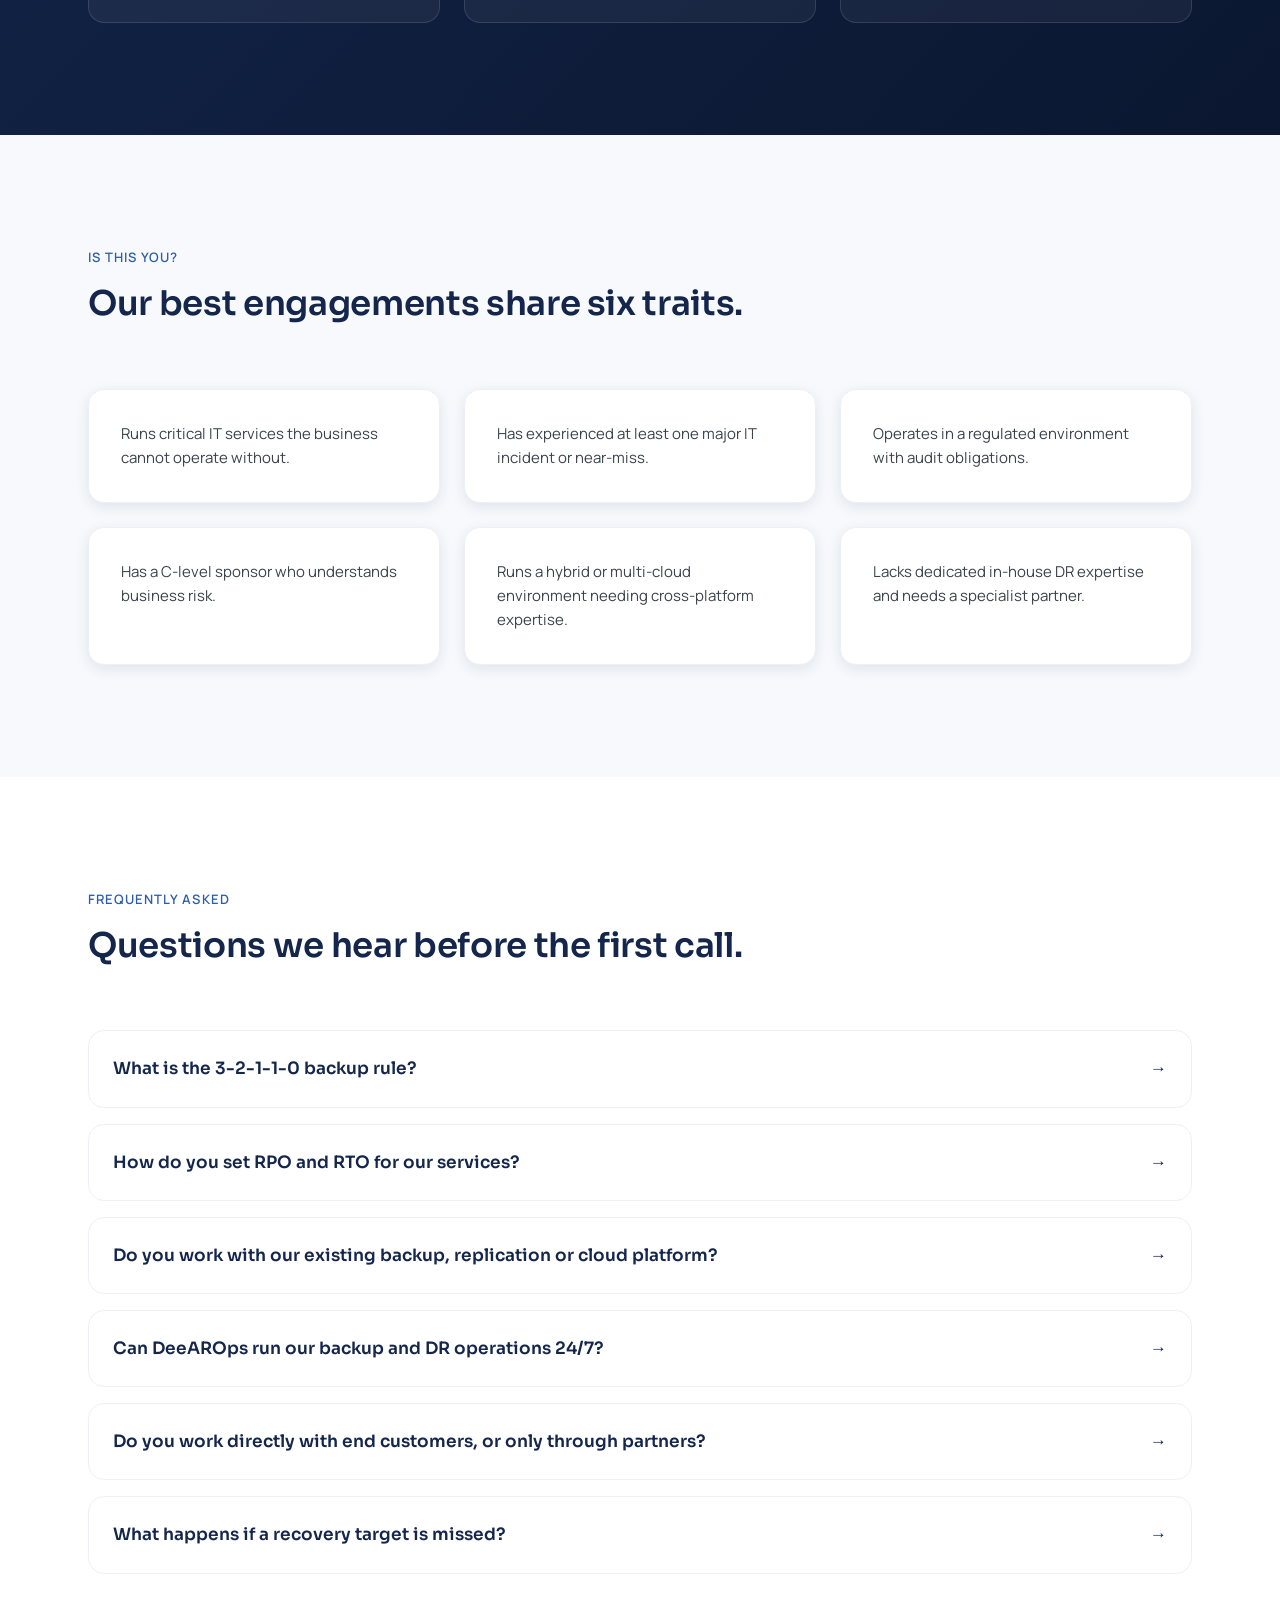
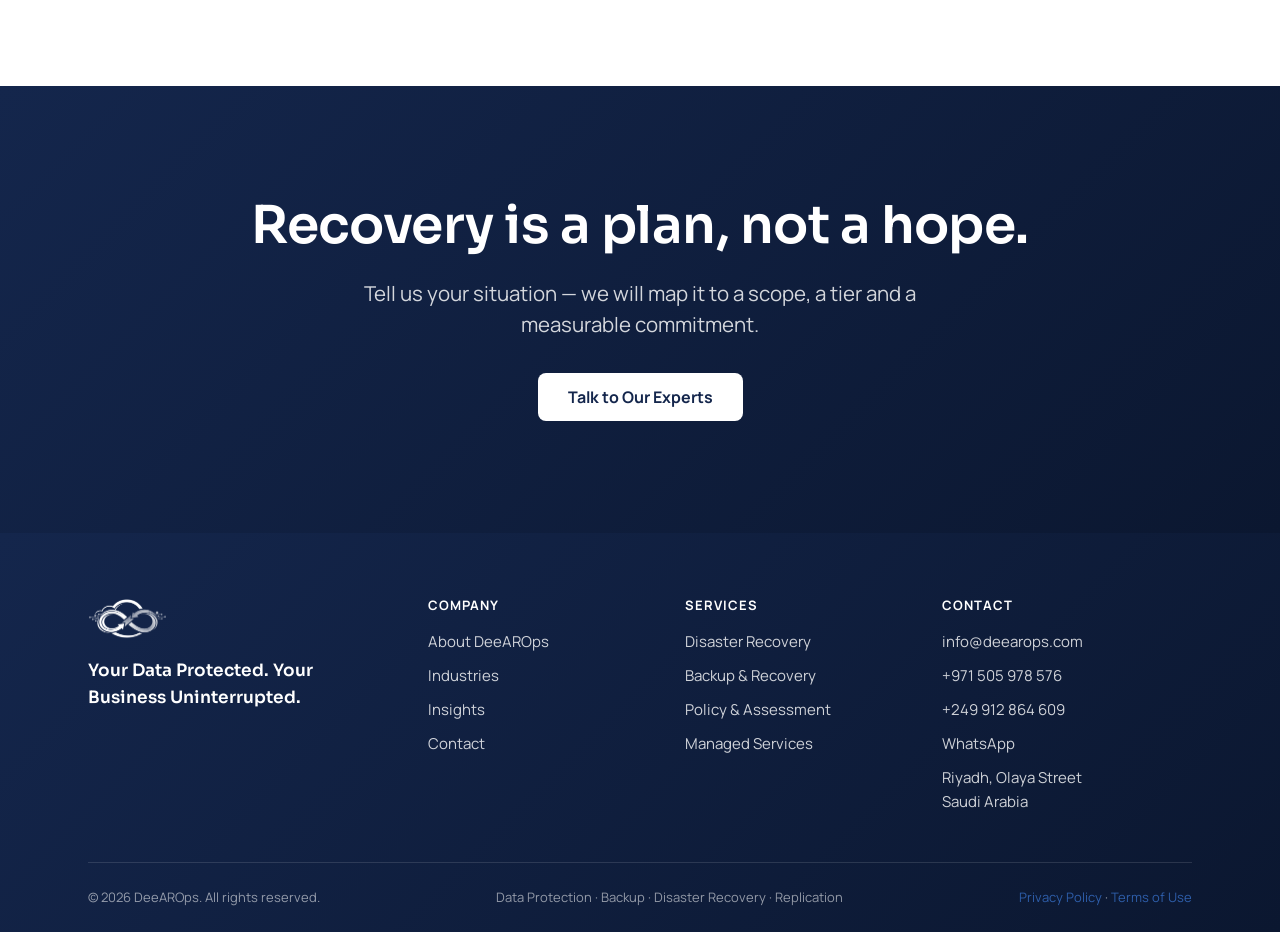
<file: solutions.html>
<!DOCTYPE html>
<html lang="en">
<head>
<meta charset="utf-8">
<meta name="viewport" content="width=device-width, initial-scale=1">
<title>Solutions — From Business Risk to Guaranteed Recovery | DeeAROps</title>
<meta name="description" content="DeeAROps solutions organized around your business problem: build protection right, prove you can recover, and run it 24/7 — with recovery tiers and contractual SLAs.">
<link rel="canonical" href="https://www.deearops.com/solutions.html">
<meta property="og:type" content="website">
<meta property="og:title" content="DeeAROps Solutions — Start from what you cannot afford to lose">
<meta property="og:description" content="Business challenge → DeeAROps approach → technology → outcome.">
<meta property="og:url" content="https://www.deearops.com/solutions.html">
<meta property="og:image" content="https://www.deearops.com/assets/logo-icon.png">
<meta name="twitter:card" content="summary_large_image">
<meta name="twitter:title" content="DeeAROps Solutions — Start from what you cannot afford to lose">
<meta name="twitter:description" content="Business challenge → DeeAROps approach → technology → outcome.">
<meta name="twitter:image" content="https://www.deearops.com/assets/logo-icon.png">
<link rel="icon" type="image/png" sizes="32x32" href="assets/favicon-32.png">
<link rel="apple-touch-icon" href="assets/apple-touch-icon.png">
<link rel="preconnect" href="https://fonts.googleapis.com">
<link rel="preconnect" href="https://fonts.gstatic.com" crossorigin>
<link href="https://fonts.googleapis.com/css2?family=Manrope:wght@400;600;700&family=Sora:wght@500;600;700&display=swap" rel="stylesheet">
<link rel="stylesheet" href="css/main.css">
<script src="js/main.js" defer></script>
<script type="application/ld+json">
{
  "@context": "https://schema.org",
  "@type": "FAQPage",
  "mainEntity": [
    {
      "@type": "Question",
      "name": "What is the 3-2-1-1-0 backup rule?",
      "acceptedAnswer": { "@type": "Answer", "text": "Three copies of your data, on two different media, one off-site, one immutable or offline, and zero errors on verification. Every DeeAROps backup design is built to this rule, then proven with recovery validation rather than assumed." }
    },
    {
      "@type": "Question",
      "name": "How do you set RPO and RTO for our services?",
      "acceptedAnswer": { "@type": "Answer", "text": "From a Business Impact Analysis: severity, tolerable period of disruption, and acceptable data loss per service. Recovery tiers are then set service by service, not applied uniformly, so protection stays matched to what the business actually cannot afford to lose." }
    },
    {
      "@type": "Question",
      "name": "Do you work with our existing backup, replication or cloud platform?",
      "acceptedAnswer": { "@type": "Answer", "text": "Yes. DeeAROps is 100% vendor-agnostic across on-premises, private cloud and every major public cloud, and across the leading backup, replication and virtualization platforms — matched to your infrastructure, not to a reseller relationship." }
    },
    {
      "@type": "Question",
      "name": "Can DeeAROps run our backup and DR operations 24/7?",
      "acceptedAnswer": { "@type": "Answer", "text": "Yes, as a Managed Service engagement: continuous operation and monitoring, evidence response, periodic evaluation, status reporting and tier-3 vendor escalation, measured against contractual SLAs and reported monthly. You retain read-only oversight throughout." }
    },
    {
      "@type": "Question",
      "name": "Do you work directly with end customers, or only through partners?",
      "acceptedAnswer": { "@type": "Answer", "text": "Both. DeeAROps engages directly, and also operates on behalf of partners and system integrators as a technology partner, subcontractor, or dedicated delivery department — under their standards, brand and account relationships." }
    },
    {
      "@type": "Question",
      "name": "What happens if a recovery target is missed?",
      "acceptedAnswer": { "@type": "Answer", "text": "Every managed engagement is measured against severity-based response and resolution targets, reported monthly. Service credits apply to missed P1 (critical) targets, capped monthly, as set out in the engagement's SLA." }
    }
  ]
}
</script>
</head>
<body>
<a class="skip-link" href="#main">Skip to content</a>

<header class="site-header">
  <div class="container nav-wrap">
    <a class="brand" href="index.html" aria-label="DeeAROps home">
      <img src="assets/logo-mark.png" alt="DeeAROps — infinity cloud logo" width="72" height="40">
      <span><span class="brand-name">DeeAROps</span><span class="brand-tag">Data Protection &amp; DR</span></span>
    </a>
    <nav class="site-nav" id="site-nav" aria-label="Main navigation">
      <ul>
        <li><a href="about.html">About</a></li>
        <li><a href="services.html">Services</a></li>
        <li><a href="solutions.html" aria-current="page">Solutions</a></li>
        <li><a href="industries.html">Industries</a></li>
        <li><a href="technology.html">Technology</a></li>
        <li><a href="insights.html">Insights</a></li>
        <li class="mobile-only"><a href="contact.html">Talk to Our Experts</a></li>
      </ul>
    </nav>
    <div class="nav-cta"><a class="btn btn-primary" href="contact.html">Talk to Our Experts</a></div>
    <button class="nav-toggle" type="button" aria-expanded="false" aria-controls="site-nav" aria-label="Open menu">
      <span class="bar"></span><span class="bar"></span><span class="bar"></span>
    </button>
  </div>
</header>

<main id="main">

  <section class="page-hero on-dark">
    <div class="container">
      <span class="eyebrow">Solutions</span>
      <h1>Start from what your business cannot afford to lose.</h1>
      <p class="lead">Every DeeAROps solution begins with a business question, not a product. Find your situation below — then see exactly how we take it from risk to guarantee.</p>
    </div>
  </section>

  <!-- Problem 1 -->
  <section class="section">
    <div class="container">
      <div class="feature-panel reveal">
        <span class="eyebrow">Situation 01</span>
        <h2>"Our critical services aren't properly protected yet."</h2>
        <div class="grid grid-4" style="margin-top:32px;">
          <div>
            <h4>Business challenge</h4>
            <p class="muted" style="margin-top:8px;">Critical IT services are running without a verified backup or replication system — every day is an unquantified risk.</p>
          </div>
          <div>
            <h4>DeeAROps approach</h4>
            <p class="muted" style="margin-top:8px;">The Build engagement: study your services, size and propose the solution, build and verify the jobs, train your team, document everything.</p>
          </div>
          <div>
            <h4>Technology</h4>
            <p class="muted" style="margin-top:8px;">Best-of-breed backup and replication platforms, matched to your infrastructure — designed to the 3-2-1-1-0 rule.</p>
          </div>
          <div>
            <h4>Outcome</h4>
            <p class="muted" style="margin-top:8px;">A protection system that is sized, configured, verified and documented — with tier-2 support behind it.</p>
          </div>
        </div>
        <p style="margin-top:24px;"><a class="text-link" href="services.html#service-levels">See the Build responsibility matrix <span class="arr" aria-hidden="true">→</span></a></p>
      </div>

      <!-- Problem 2 -->
      <div class="feature-panel reveal" style="margin-top:32px;">
        <span class="eyebrow">Situation 02</span>
        <h2>"We have backups — but can we actually recover?"</h2>
        <div class="grid grid-4" style="margin-top:32px;">
          <div>
            <h4>Business challenge</h4>
            <p class="muted" style="margin-top:8px;">Recovery objectives are undefined or undocumented. Auditors ask for evidence; the honest answer is an assumption.</p>
          </div>
          <div>
            <h4>DeeAROps approach</h4>
            <p class="muted" style="margin-top:8px;">Policy &amp; Assessment: specify RPO and RTO per service, build recovery scenarios and per-service runbooks, define operator OLAs — or assess and improve the existing environment.</p>
          </div>
          <div>
            <h4>Technology</h4>
            <p class="muted" style="margin-top:8px;">Grounded in your Business Impact Analysis and internationally recognized frameworks — ISO 22301, NIST CSF, ITIL.</p>
          </div>
          <div>
            <h4>Outcome</h4>
            <p class="muted" style="margin-top:8px;">Recovery promises that are documented, auditable and testable — for the board, customers and regulators.</p>
          </div>
        </div>
        <p style="margin-top:24px;"><a class="text-link" href="services.html#service-levels">See the Policy &amp; Assess scope <span class="arr" aria-hidden="true">→</span></a></p>
      </div>

      <!-- Problem 3 -->
      <div class="feature-panel reveal" style="margin-top:32px;">
        <span class="eyebrow">Situation 03</span>
        <h2>"We can't staff 24/7 operations for backup and DR."</h2>
        <div class="grid grid-4" style="margin-top:32px;">
          <div>
            <h4>Business challenge</h4>
            <p class="muted" style="margin-top:8px;">Backup and replication estates need daily operation, monitoring and audit evidence — a specialist function most IT teams cannot staff around the clock.</p>
          </div>
          <div>
            <h4>DeeAROps approach</h4>
            <p class="muted" style="margin-top:8px;">Managed Service: continuous operation and monitoring, evidence response, periodic evaluation, status reporting and tier-3 vendor escalation. You keep read-only oversight.</p>
          </div>
          <div>
            <h4>Technology</h4>
            <p class="muted" style="margin-top:8px;">Operated on your platforms with enterprise monitoring toolsets — SolarWinds, PRTG, Zabbix, Grafana, Prometheus, SCOM.</p>
          </div>
          <div>
            <h4>Outcome</h4>
            <p class="muted" style="margin-top:8px;">A 24/7 DR &amp; backup function measured against contractual SLAs — reported monthly, with service credits behind P1 targets.</p>
          </div>
        </div>
        <p style="margin-top:24px;"><a class="text-link" href="services.html#sla">See SLA commitments <span class="arr" aria-hidden="true">→</span></a></p>
      </div>

      <!-- Problem 4 : partners -->
      <div class="feature-panel reveal" style="margin-top:32px;">
        <span class="eyebrow">Situation 04 · For partners &amp; system integrators</span>
        <h2>"We need DR &amp; backup capability we don't have in-house."</h2>
        <div class="grid grid-4" style="margin-top:32px;">
          <div>
            <h4>Business challenge</h4>
            <p class="muted" style="margin-top:8px;">Your customers expect data-protection depth in every bid — but a dedicated DR &amp; backup bench is expensive to build and keep busy.</p>
          </div>
          <div>
            <h4>DeeAROps approach</h4>
            <p class="muted" style="margin-top:8px;">We operate on your behalf — as technology partner, subcontractor or dedicated delivery department — under your standards, brand and account relationships.</p>
          </div>
          <div>
            <h4>Technology</h4>
            <p class="muted" style="margin-top:8px;">100% vendor-agnostic across every major backup, replication, cloud and virtualization platform your customers run.</p>
          </div>
          <div>
            <h4>Outcome</h4>
            <p class="muted" style="margin-top:8px;">You bid and deliver specialist capability without building it — invisible to the end customer, end to end.</p>
          </div>
        </div>
        <p style="margin-top:24px;"><a class="text-link" href="about.html">How we work with partners <span class="arr" aria-hidden="true">→</span></a></p>
      </div>
    </div>
  </section>

  <!-- Recovery tiers -->
  <section class="section band-navy on-dark">
    <div class="container">
      <div class="section-head reveal">
        <span class="eyebrow">Recovery tiers</span>
        <h2>RPO and RTO set per service — from the Business Impact Analysis.</h2>
        <p class="lead">Not every service needs a 15-minute recovery. Tiering protection to business impact is how protection stays affordable and credible.</p>
      </div>
      <div class="grid grid-3">
        <div class="card reveal">
          <span class="pill" style="background:rgba(255,255,255,0.12);color:#fff;">Tier 1 · Mission-critical</span>
          <div class="stat-num" style="margin-top:16px;">≤ 15 min</div>
          <div class="stat-label">RPO — maximum data loss</div>
          <div class="stat-num" style="margin-top:16px;">≤ 1 hr</div>
          <div class="stat-label">RTO — maximum downtime</div>
        </div>
        <div class="card reveal reveal-d1">
          <span class="pill" style="background:rgba(255,255,255,0.12);color:#fff;">Tier 2 · Business</span>
          <div class="stat-num" style="margin-top:16px;">≤ 4 hrs</div>
          <div class="stat-label">RPO — maximum data loss</div>
          <div class="stat-num" style="margin-top:16px;">≤ 8 hrs</div>
          <div class="stat-label">RTO — maximum downtime</div>
        </div>
        <div class="card reveal reveal-d2">
          <span class="pill" style="background:rgba(255,255,255,0.12);color:#fff;">Tier 3 · Standard</span>
          <div class="stat-num" style="margin-top:16px;">≤ 24 hrs</div>
          <div class="stat-label">RPO — maximum data loss</div>
          <div class="stat-num" style="margin-top:16px;">≤ 48 hrs</div>
          <div class="stat-label">RTO — maximum downtime</div>
        </div>
      </div>
    </div>
  </section>

  <!-- Ideal customer -->
  <section class="section bg-paper">
    <div class="container">
      <div class="section-head reveal">
        <span class="eyebrow">Is this you?</span>
        <h2>Our best engagements share six traits.</h2>
      </div>
      <div class="grid grid-3">
        <div class="card reveal"><p>Runs critical IT services the business cannot operate without.</p></div>
        <div class="card reveal reveal-d1"><p>Has experienced at least one major IT incident or near-miss.</p></div>
        <div class="card reveal reveal-d2"><p>Operates in a regulated environment with audit obligations.</p></div>
        <div class="card reveal"><p>Has a C-level sponsor who understands business risk.</p></div>
        <div class="card reveal reveal-d1"><p>Runs a hybrid or multi-cloud environment needing cross-platform expertise.</p></div>
        <div class="card reveal reveal-d2"><p>Lacks dedicated in-house DR expertise and needs a specialist partner.</p></div>
      </div>
    </div>
  </section>

  <!-- FAQ -->
  <section class="section">
    <div class="container">
      <div class="section-head reveal">
        <span class="eyebrow">Frequently asked</span>
        <h2>Questions we hear before the first call.</h2>
      </div>
      <div class="faq-list reveal">
        <details class="faq-item">
          <summary>What is the 3-2-1-1-0 backup rule?<span class="arr" aria-hidden="true">→</span></summary>
          <div class="insight-body"><p>Three copies of your data, on two different media, one off-site, one immutable or offline — and zero errors on verification. Every DeeAROps backup design is built to this rule, then proven with recovery validation rather than assumed.</p></div>
        </details>
        <details class="faq-item">
          <summary>How do you set RPO and RTO for our services?<span class="arr" aria-hidden="true">→</span></summary>
          <div class="insight-body"><p>From a Business Impact Analysis — severity, tolerable period of disruption, and acceptable data loss per service. Recovery tiers are set service by service, not applied uniformly, so protection stays matched to what the business actually cannot afford to lose.</p></div>
        </details>
        <details class="faq-item">
          <summary>Do you work with our existing backup, replication or cloud platform?<span class="arr" aria-hidden="true">→</span></summary>
          <div class="insight-body"><p>Yes. DeeAROps is 100% vendor-agnostic across on-premises, private cloud and every major public cloud, and across the leading backup, replication and virtualization platforms — matched to your infrastructure, not a reseller relationship.</p></div>
        </details>
        <details class="faq-item">
          <summary>Can DeeAROps run our backup and DR operations 24/7?<span class="arr" aria-hidden="true">→</span></summary>
          <div class="insight-body"><p>Yes, as a Managed Service engagement — continuous operation and monitoring, evidence response, periodic evaluation, status reporting and tier-3 vendor escalation, measured against contractual SLAs and reported monthly. You retain read-only oversight throughout.</p></div>
        </details>
        <details class="faq-item">
          <summary>Do you work directly with end customers, or only through partners?<span class="arr" aria-hidden="true">→</span></summary>
          <div class="insight-body"><p>Both. DeeAROps engages directly, and also operates on behalf of partners and system integrators as a technology partner, subcontractor, or dedicated delivery department — under their standards, brand and account relationships.</p></div>
        </details>
        <details class="faq-item">
          <summary>What happens if a recovery target is missed?<span class="arr" aria-hidden="true">→</span></summary>
          <div class="insight-body"><p>Every managed engagement is measured against severity-based response and resolution targets, reported monthly. Service credits apply to missed P1 (critical) targets, capped monthly, as set out in the engagement's SLA.</p></div>
        </details>
      </div>
    </div>
  </section>

  <!-- CTA -->
  <section class="section band-navy on-dark cta-band">
    <div class="container reveal">
      <h2 class="display">Recovery is a plan, not a hope.</h2>
      <p class="lead">Tell us your situation — we will map it to a scope, a tier and a measurable commitment.</p>
      <div class="hero-ctas">
        <a class="btn btn-primary" href="contact.html">Talk to Our Experts</a>
      </div>
    </div>
  </section>

</main>

<footer class="site-footer">
  <div class="container">
    <div class="footer-main">
      <div class="footer-brand">
        <img src="assets/logo-mark-white.png" alt="DeeAROps logo" width="80" height="44">
        <p class="tagline">Your Data Protected. Your Business Uninterrupted.</p>
      </div>
      <nav class="footer-col" aria-label="Company">
        <h4>Company</h4>
        <ul>
          <li><a href="about.html">About DeeAROps</a></li>
          <li><a href="industries.html">Industries</a></li>
          <li><a href="insights.html">Insights</a></li>
          <li><a href="contact.html">Contact</a></li>
        </ul>
      </nav>
      <nav class="footer-col" aria-label="Services">
        <h4>Services</h4>
        <ul>
          <li><a href="services.html#disaster-recovery">Disaster Recovery</a></li>
          <li><a href="services.html#backup-recovery">Backup &amp; Recovery</a></li>
          <li><a href="services.html#service-levels">Policy &amp; Assessment</a></li>
          <li><a href="services.html#sla">Managed Services</a></li>
        </ul>
      </nav>
      <div class="footer-col">
        <h4>Contact</h4>
        <ul>
          <li><a href="mailto:info@deearops.com">info@deearops.com</a></li>
          <li><a href="tel:+971505978576">+971 505 978 576</a></li>
          <li><a href="tel:+249912864609">+249 912 864 609</a></li>
          <li><a href="https://wa.me/971505978576" target="_blank" rel="noopener">WhatsApp</a></li>
          <li>Riyadh, Olaya Street<br>Saudi Arabia</li>
        </ul>
      </div>
    </div>
    <div class="footer-bottom">
      <span>© 2026 DeeAROps. All rights reserved.</span>
      <span>Data Protection · Backup · Disaster Recovery · Replication</span>
      <span><a href="privacy.html">Privacy Policy</a> · <a href="terms.html">Terms of Use</a></span>
    </div>
  </div>
</footer>
</body>
</html>
</file>
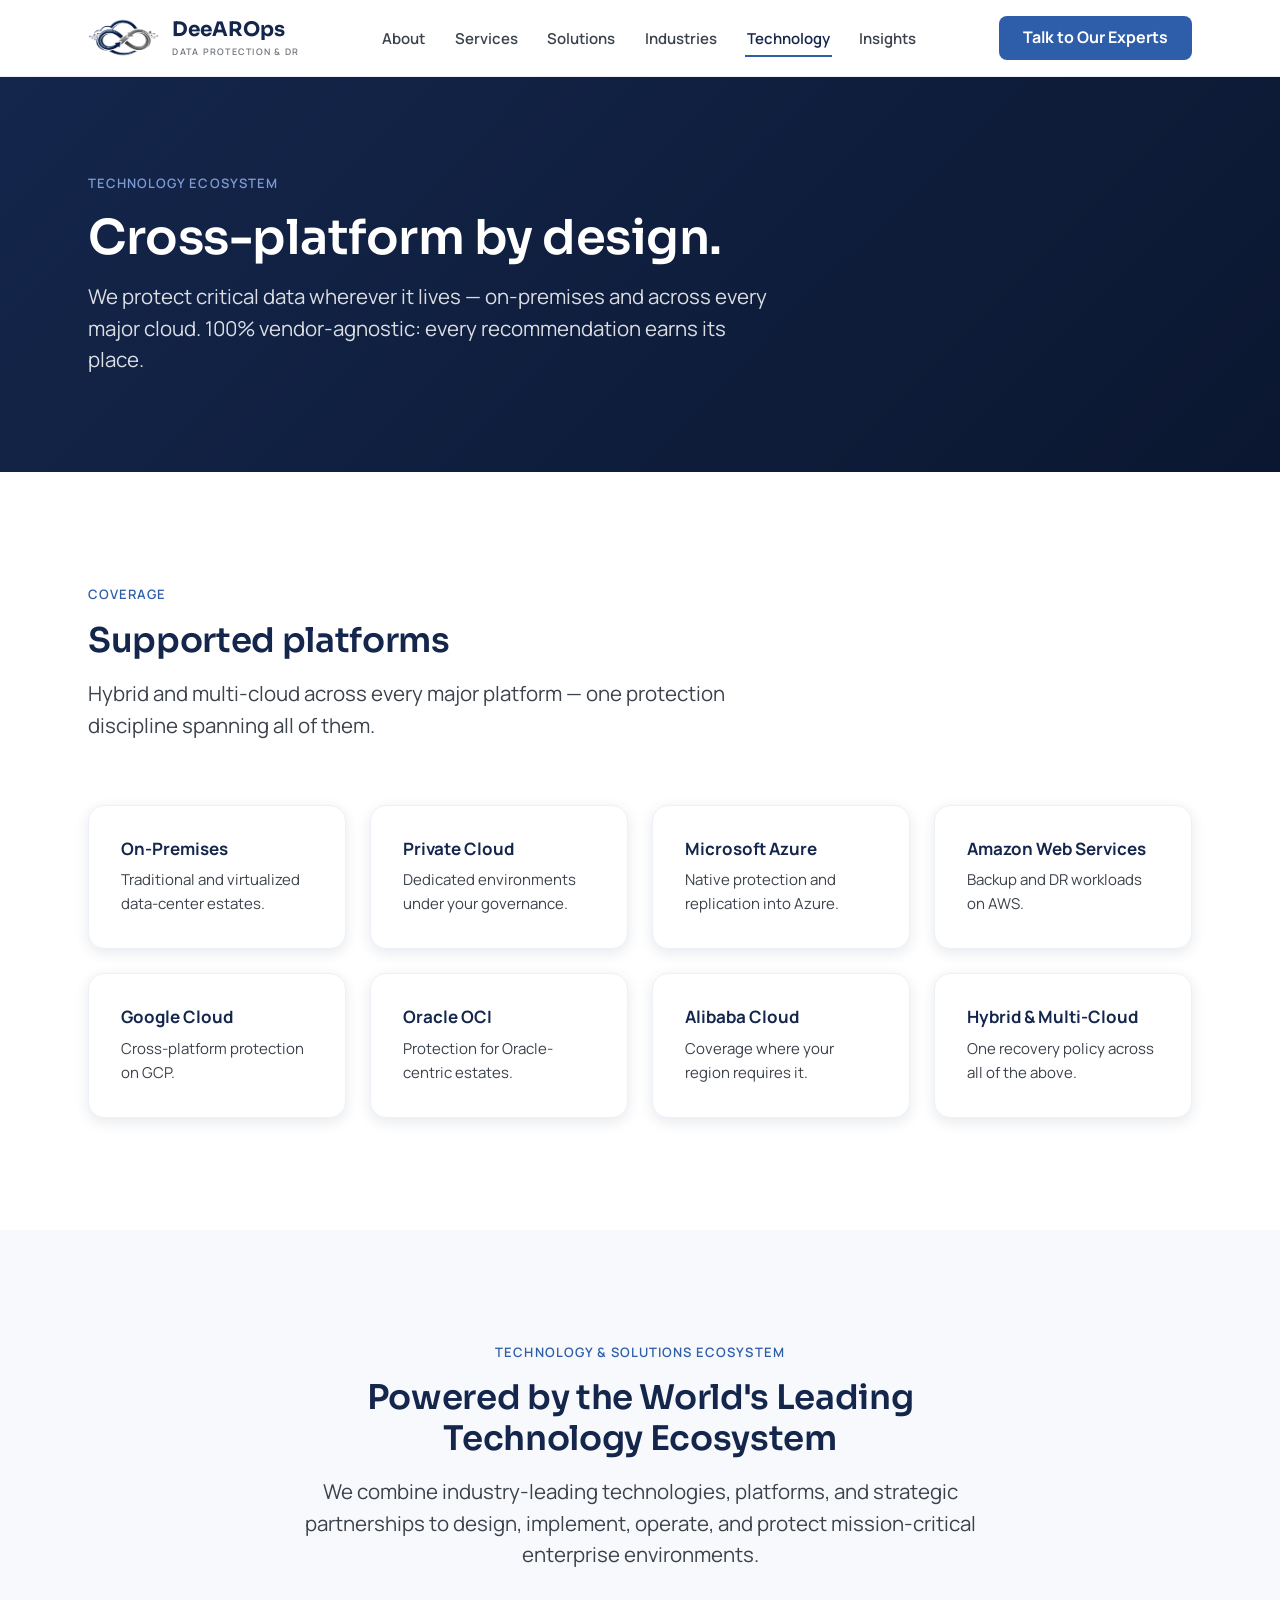
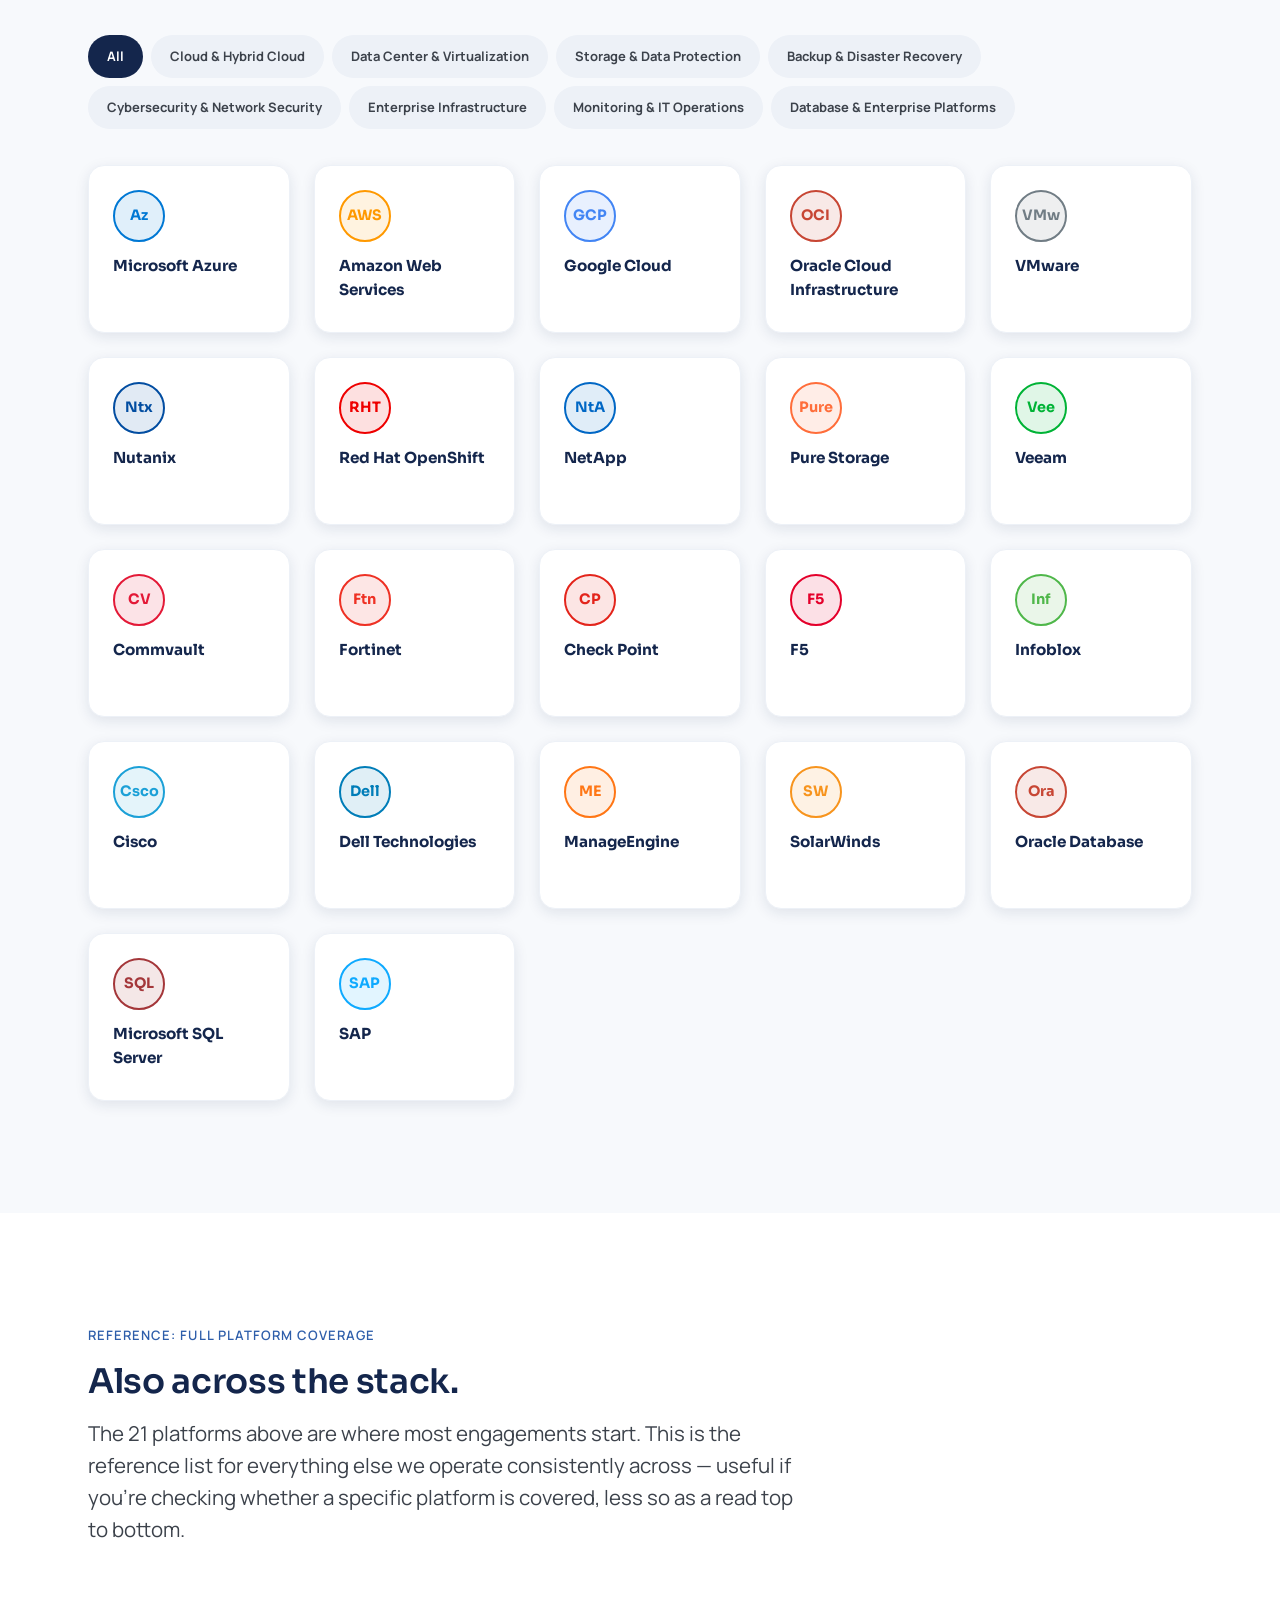
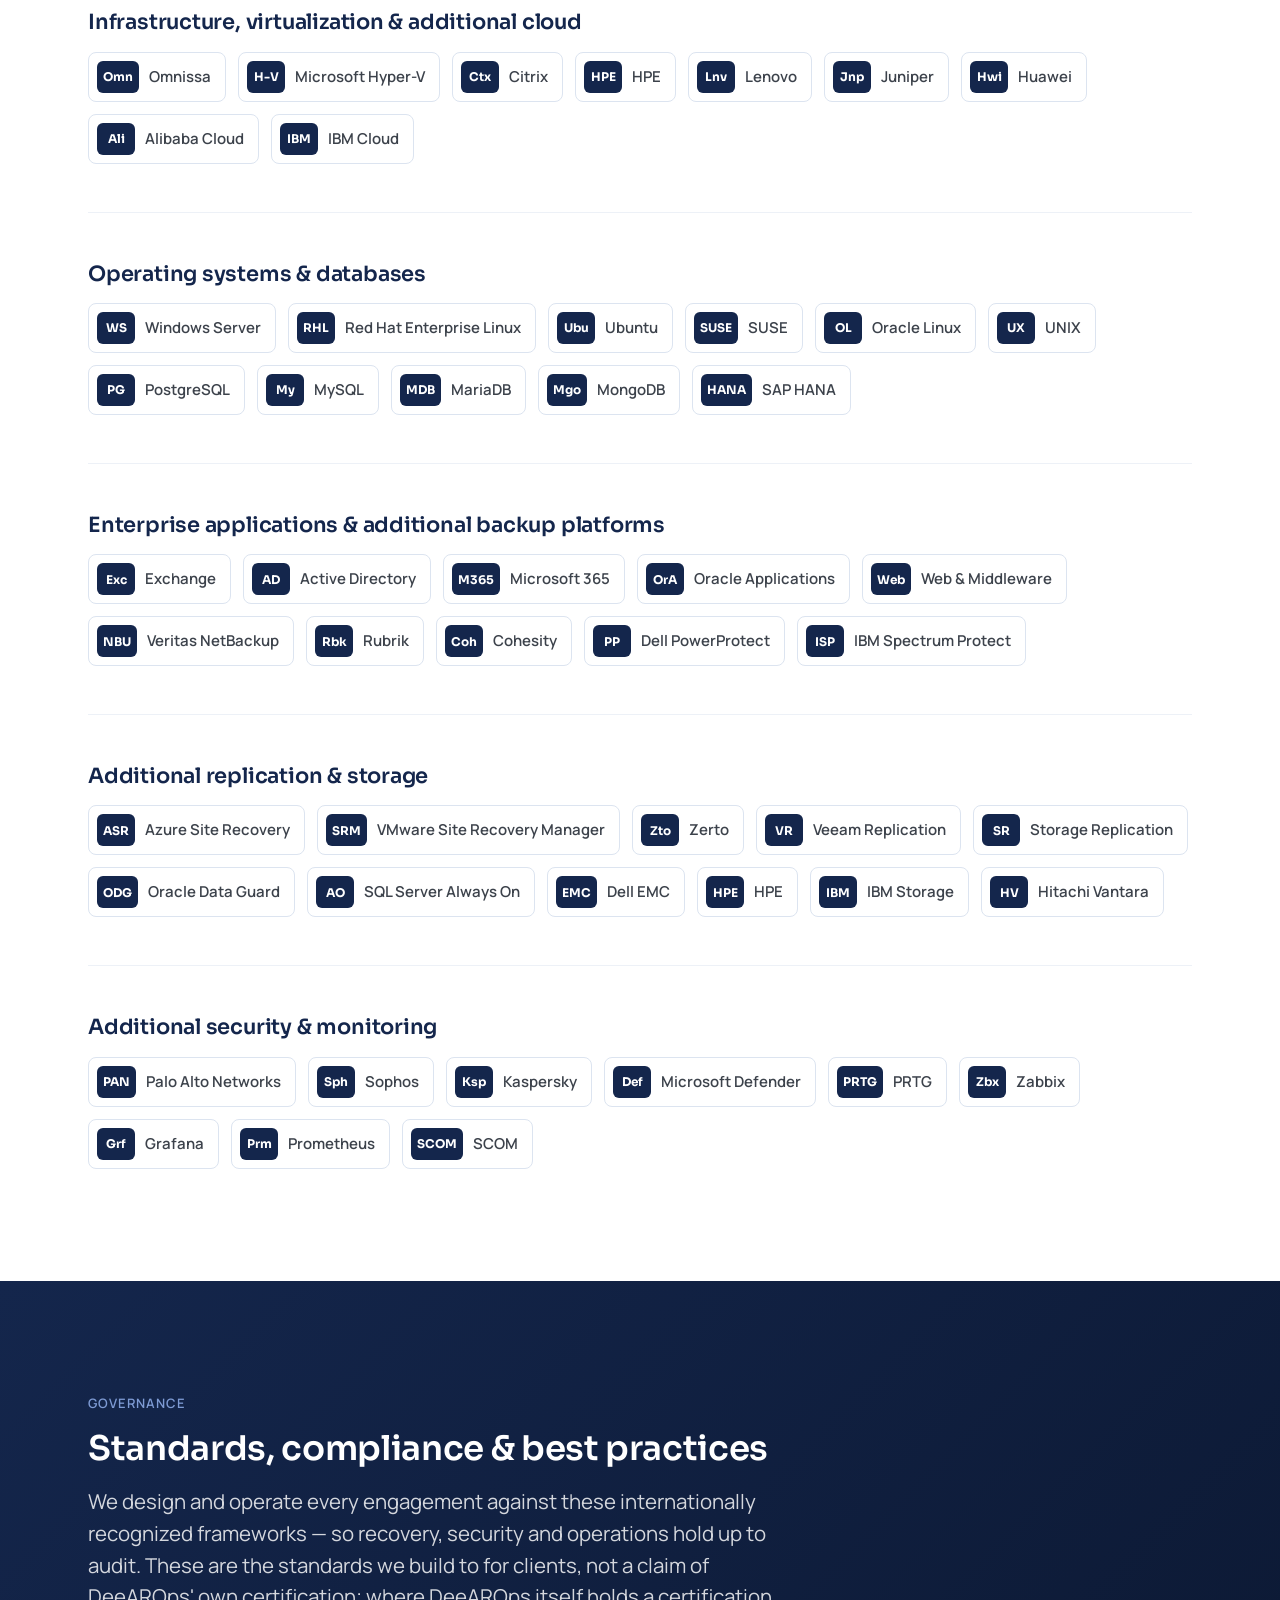
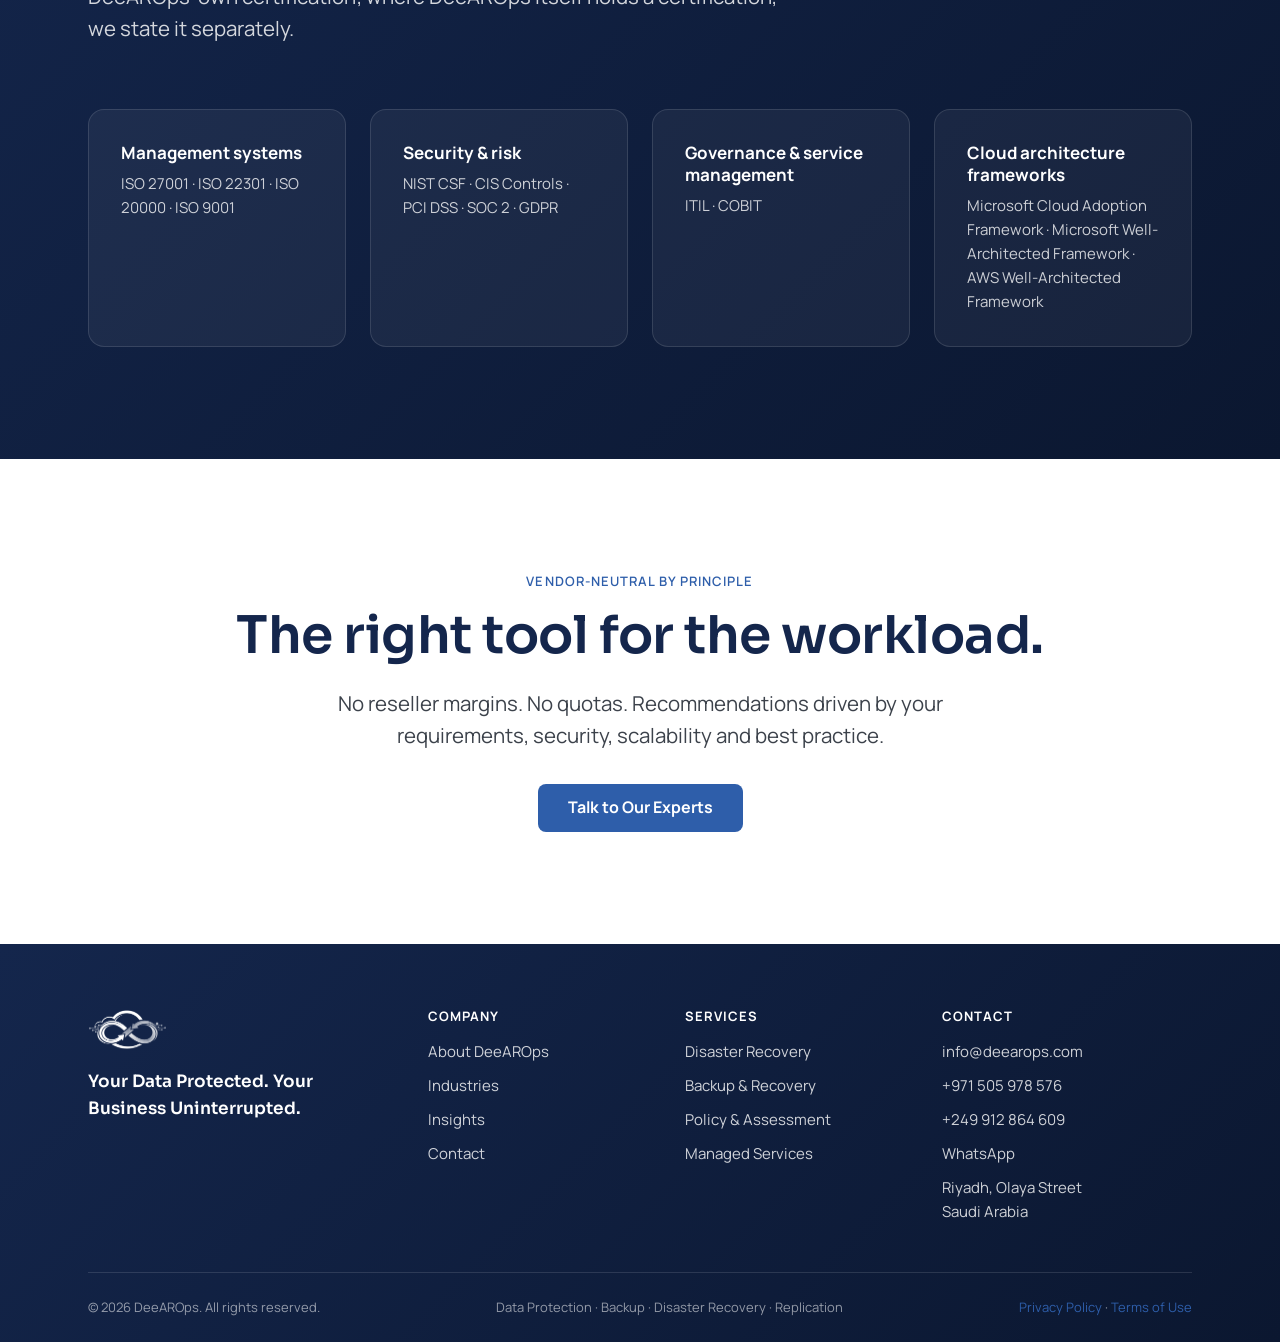
<file: technology.html>
<!DOCTYPE html>
<html lang="en">
<head>
<meta charset="utf-8">
<meta name="viewport" content="width=device-width, initial-scale=1">
<title>Technology Ecosystem — Cross-Platform Data Protection | DeeAROps</title>
<meta name="description" content="The DeeAROps technology ecosystem: infrastructure, virtualization, cloud platforms, operating systems, databases, backup and replication toolsets, storage, networking and monitoring — 100% vendor-agnostic.">
<link rel="canonical" href="https://www.deearops.com/technology.html">
<meta property="og:type" content="website">
<meta property="og:title" content="DeeAROps Technology — Cross-platform by design">
<meta property="og:description" content="We protect critical data wherever it lives — on-premises and across every major cloud.">
<meta property="og:url" content="https://www.deearops.com/technology.html">
<meta property="og:image" content="https://www.deearops.com/assets/logo-icon.png">
<meta name="twitter:card" content="summary_large_image">
<meta name="twitter:title" content="DeeAROps Technology — Cross-platform by design">
<meta name="twitter:description" content="We protect critical data wherever it lives — on-premises and across every major cloud.">
<meta name="twitter:image" content="https://www.deearops.com/assets/logo-icon.png">
<link rel="icon" type="image/png" sizes="32x32" href="assets/favicon-32.png">
<link rel="apple-touch-icon" href="assets/apple-touch-icon.png">
<link rel="preconnect" href="https://fonts.googleapis.com">
<link rel="preconnect" href="https://fonts.gstatic.com" crossorigin>
<link href="https://fonts.googleapis.com/css2?family=Manrope:wght@400;600;700&family=Sora:wght@500;600;700&display=swap" rel="stylesheet">
<link rel="stylesheet" href="css/main.css">
<script src="js/main.js" defer></script>
</head>
<body>
<a class="skip-link" href="#main">Skip to content</a>

<header class="site-header">
  <div class="container nav-wrap">
    <a class="brand" href="index.html" aria-label="DeeAROps home">
      <img src="assets/logo-mark.png" alt="DeeAROps — infinity cloud logo" width="72" height="40">
      <span><span class="brand-name">DeeAROps</span><span class="brand-tag">Data Protection &amp; DR</span></span>
    </a>
    <nav class="site-nav" id="site-nav" aria-label="Main navigation">
      <ul>
        <li><a href="about.html">About</a></li>
        <li><a href="services.html">Services</a></li>
        <li><a href="solutions.html">Solutions</a></li>
        <li><a href="industries.html">Industries</a></li>
        <li><a href="technology.html" aria-current="page">Technology</a></li>
        <li><a href="insights.html">Insights</a></li>
        <li class="mobile-only"><a href="contact.html">Talk to Our Experts</a></li>
      </ul>
    </nav>
    <div class="nav-cta"><a class="btn btn-primary" href="contact.html">Talk to Our Experts</a></div>
    <button class="nav-toggle" type="button" aria-expanded="false" aria-controls="site-nav" aria-label="Open menu">
      <span class="bar"></span><span class="bar"></span><span class="bar"></span>
    </button>
  </div>
</header>

<main id="main">

  <section class="page-hero on-dark">
    <div class="container">
      <span class="eyebrow">Technology ecosystem</span>
      <h1>Cross-platform by design.</h1>
      <p class="lead">We protect critical data wherever it lives — on-premises and across every major cloud. 100% vendor-agnostic: every recommendation earns its place.</p>
    </div>
  </section>

  <!-- Supported platforms -->
  <section class="section">
    <div class="container">
      <div class="section-head reveal">
        <span class="eyebrow">Coverage</span>
        <h2>Supported platforms</h2>
        <p class="lead">Hybrid and multi-cloud across every major platform — one protection discipline spanning all of them.</p>
      </div>
      <div class="grid grid-4">
        <div class="card reveal"><h4>On-Premises</h4><p>Traditional and virtualized data-center estates.</p></div>
        <div class="card reveal reveal-d1"><h4>Private Cloud</h4><p>Dedicated environments under your governance.</p></div>
        <div class="card reveal reveal-d2"><h4>Microsoft Azure</h4><p>Native protection and replication into Azure.</p></div>
        <div class="card reveal reveal-d3"><h4>Amazon Web Services</h4><p>Backup and DR workloads on AWS.</p></div>
        <div class="card reveal"><h4>Google Cloud</h4><p>Cross-platform protection on GCP.</p></div>
        <div class="card reveal reveal-d1"><h4>Oracle OCI</h4><p>Protection for Oracle-centric estates.</p></div>
        <div class="card reveal reveal-d2"><h4>Alibaba Cloud</h4><p>Coverage where your region requires it.</p></div>
        <div class="card reveal reveal-d3"><h4>Hybrid &amp; Multi-Cloud</h4><p>One recovery policy across all of the above.</p></div>
      </div>
    </div>
  </section>

  <!-- ============ TECHNOLOGY & SOLUTIONS ECOSYSTEM ============ -->
  <section class="section bg-paper" id="ecosystem">
    <div class="container">
      <div class="section-head center reveal" style="margin-inline:auto;text-align:center;">
        <span class="eyebrow">Technology &amp; Solutions Ecosystem</span>
        <h2>Powered by the World's Leading Technology Ecosystem</h2>
        <p class="lead">We combine industry-leading technologies, platforms, and strategic partnerships to design, implement, operate, and protect mission-critical enterprise environments.</p>
      </div>

      <div class="eco-filters reveal" role="tablist" aria-label="Filter technologies by category">
        <button type="button" class="eco-filter" data-filter="all" role="tab" aria-selected="true">All</button>
        <button type="button" class="eco-filter" data-filter="cloud" role="tab" aria-selected="false">Cloud &amp; Hybrid Cloud</button>
        <button type="button" class="eco-filter" data-filter="dc" role="tab" aria-selected="false">Data Center &amp; Virtualization</button>
        <button type="button" class="eco-filter" data-filter="storage" role="tab" aria-selected="false">Storage &amp; Data Protection</button>
        <button type="button" class="eco-filter" data-filter="backup" role="tab" aria-selected="false">Backup &amp; Disaster Recovery</button>
        <button type="button" class="eco-filter" data-filter="security" role="tab" aria-selected="false">Cybersecurity &amp; Network Security</button>
        <button type="button" class="eco-filter" data-filter="infra" role="tab" aria-selected="false">Enterprise Infrastructure</button>
        <button type="button" class="eco-filter" data-filter="monitoring" role="tab" aria-selected="false">Monitoring &amp; IT Operations</button>
        <button type="button" class="eco-filter" data-filter="database" role="tab" aria-selected="false">Database &amp; Enterprise Platforms</button>
      </div>

      <div class="eco-grid reveal">
        <button type="button" class="eco-card" data-category="cloud" data-cat-label="Cloud &amp; Hybrid Cloud">
          <span class="eco-mark" style="--eco-c:#0078D4" aria-hidden="true">Az</span>
          <span class="eco-name">Microsoft Azure</span>
          <span class="eco-hint">We design and operate Azure Site Recovery, Azure Backup and hybrid connectivity so Azure workloads meet the same recovery objectives as on-premises systems.</span>
        </button>
        <button type="button" class="eco-card" data-category="cloud" data-cat-label="Cloud &amp; Hybrid Cloud">
          <span class="eco-mark" style="--eco-c:#FF9900" aria-hidden="true">AWS</span>
          <span class="eco-name">Amazon Web Services</span>
          <span class="eco-hint">We extend the same 3-2-1-1-0 discipline to AWS — cross-region replication, immutable backup copies and tested failover runbooks.</span>
        </button>
        <button type="button" class="eco-card" data-category="cloud" data-cat-label="Cloud &amp; Hybrid Cloud">
          <span class="eco-mark" style="--eco-c:#4285F4" aria-hidden="true">GCP</span>
          <span class="eco-name">Google Cloud</span>
          <span class="eco-hint">Google Cloud sits inside the same vendor-neutral protection model as every other platform we operate — consistent policy, replication and recovery testing.</span>
        </button>
        <button type="button" class="eco-card" data-category="cloud" data-cat-label="Cloud &amp; Hybrid Cloud">
          <span class="eco-mark" style="--eco-c:#C74634" aria-hidden="true">OCI</span>
          <span class="eco-name">Oracle Cloud Infrastructure</span>
          <span class="eco-hint">For Oracle-centric estates we combine OCI-native tooling with Oracle Data Guard and our own backup discipline for a tested, known recovery state.</span>
        </button>
        <button type="button" class="eco-card" data-category="dc" data-cat-label="Data Center &amp; Virtualization">
          <span class="eco-mark" style="--eco-c:#717D85" aria-hidden="true">VMw</span>
          <span class="eco-name">VMware</span>
          <span class="eco-hint">VMware is core to the majority of estates we protect — from vSphere backup integration to Site Recovery Manager-based failover.</span>
        </button>
        <button type="button" class="eco-card" data-category="dc" data-cat-label="Data Center &amp; Virtualization">
          <span class="eco-mark" style="--eco-c:#024DA1" aria-hidden="true">Ntx</span>
          <span class="eco-name">Nutanix</span>
          <span class="eco-hint">We design backup and replication for Nutanix AHV and hyperconverged estates to the same recovery-objective discipline applied across every platform.</span>
        </button>
        <button type="button" class="eco-card" data-category="dc" data-cat-label="Data Center &amp; Virtualization">
          <span class="eco-mark" style="--eco-c:#EE0000" aria-hidden="true">RHT</span>
          <span class="eco-name">Red Hat OpenShift</span>
          <span class="eco-hint">From Red Hat Enterprise Linux and virtualization to OpenShift container platforms, we bring consistent backup and recovery testing to Red Hat estates.</span>
        </button>
        <button type="button" class="eco-card" data-category="storage" data-cat-label="Storage &amp; Data Protection">
          <span class="eco-mark" style="--eco-c:#0067C5" aria-hidden="true">NtA</span>
          <span class="eco-name">NetApp</span>
          <span class="eco-hint">We operate NetApp storage replication alongside our backup platforms, so storage-layer resilience and application-consistent recovery work together.</span>
        </button>
        <button type="button" class="eco-card" data-category="storage" data-cat-label="Storage &amp; Data Protection">
          <span class="eco-mark" style="--eco-c:#FF6D3A" aria-hidden="true">Pure</span>
          <span class="eco-name">Pure Storage</span>
          <span class="eco-hint">We integrate Pure Storage replication into wider recovery designs, matching storage performance to the recovery-time objectives the business needs.</span>
        </button>
        <button type="button" class="eco-card" data-category="backup" data-cat-label="Backup &amp; Disaster Recovery">
          <span class="eco-mark" style="--eco-c:#00B336" aria-hidden="true">Vee</span>
          <span class="eco-name">Veeam</span>
          <span class="eco-hint">Veeam is one of our core backup and replication platforms — configured to the 3-2-1-1-0 rule, with recovery verified on a schedule, not assumed.</span>
        </button>
        <button type="button" class="eco-card" data-category="backup" data-cat-label="Backup &amp; Disaster Recovery">
          <span class="eco-mark" style="--eco-c:#E31937" aria-hidden="true">CV</span>
          <span class="eco-name">Commvault</span>
          <span class="eco-hint">For larger, heterogeneous estates we design and operate Commvault backup policy across applications, databases and virtual infrastructure.</span>
        </button>
        <button type="button" class="eco-card" data-category="security" data-cat-label="Cybersecurity &amp; Network Security">
          <span class="eco-mark" style="--eco-c:#EE3124" aria-hidden="true">Ftn</span>
          <span class="eco-name">Fortinet</span>
          <span class="eco-hint">We align backup and DR designs with Fortinet security controls so the recovery path is never the weak link in the architecture.</span>
        </button>
        <button type="button" class="eco-card" data-category="security" data-cat-label="Cybersecurity &amp; Network Security">
          <span class="eco-mark" style="--eco-c:#E3241B" aria-hidden="true">CP</span>
          <span class="eco-name">Check Point</span>
          <span class="eco-hint">We factor Check Point security architecture into recovery-site design, so failover environments inherit production's security posture.</span>
        </button>
        <button type="button" class="eco-card" data-category="security" data-cat-label="Cybersecurity &amp; Network Security">
          <span class="eco-mark" style="--eco-c:#E4002B" aria-hidden="true">F5</span>
          <span class="eco-name">F5</span>
          <span class="eco-hint">F5 application delivery is part of how we keep services reachable through a failover event — not just data recovered, but the path to it kept alive.</span>
        </button>
        <button type="button" class="eco-card" data-category="security" data-cat-label="Cybersecurity &amp; Network Security">
          <span class="eco-mark" style="--eco-c:#4FB74A" aria-hidden="true">Inf</span>
          <span class="eco-name">Infoblox</span>
          <span class="eco-hint">Core network services like DNS and DHCP have to fail over cleanly too — we account for Infoblox-managed services in every DR runbook we design.</span>
        </button>
        <button type="button" class="eco-card" data-category="infra" data-cat-label="Enterprise Infrastructure">
          <span class="eco-mark" style="--eco-c:#1BA0D7" aria-hidden="true">Csco</span>
          <span class="eco-name">Cisco</span>
          <span class="eco-hint">Cisco networking and data-center infrastructure underpins many of the estates we operate — protected and failed over as part of the same recovery plan.</span>
        </button>
        <button type="button" class="eco-card" data-category="infra" data-cat-label="Enterprise Infrastructure">
          <span class="eco-mark" style="--eco-c:#007DB8" aria-hidden="true">Dell</span>
          <span class="eco-name">Dell Technologies</span>
          <span class="eco-hint">From PowerEdge servers to PowerProtect and Dell EMC storage, we design backup and DR around Dell infrastructure already in place.</span>
        </button>
        <button type="button" class="eco-card" data-category="monitoring" data-cat-label="Monitoring &amp; IT Operations">
          <span class="eco-mark" style="--eco-c:#FF7615" aria-hidden="true">ME</span>
          <span class="eco-name">ManageEngine</span>
          <span class="eco-hint">ManageEngine tooling gives us the operational visibility to monitor backup jobs, replication health and recovery readiness continuously.</span>
        </button>
        <button type="button" class="eco-card" data-category="monitoring" data-cat-label="Monitoring &amp; IT Operations">
          <span class="eco-mark" style="--eco-c:#F7941D" aria-hidden="true">SW</span>
          <span class="eco-name">SolarWinds</span>
          <span class="eco-hint">SolarWinds monitoring feeds the same audit-ready reporting we provide on every engagement — proof protection is working, not just configured.</span>
        </button>
        <button type="button" class="eco-card" data-category="database" data-cat-label="Database &amp; Enterprise Platforms">
          <span class="eco-mark" style="--eco-c:#C74634" aria-hidden="true">Ora</span>
          <span class="eco-name">Oracle Database</span>
          <span class="eco-hint">Oracle Data Guard and our own backup discipline combine to protect Oracle Database estates to the same objectives as every other critical system.</span>
        </button>
        <button type="button" class="eco-card" data-category="database" data-cat-label="Database &amp; Enterprise Platforms">
          <span class="eco-mark" style="--eco-c:#A4373A" aria-hidden="true">SQL</span>
          <span class="eco-name">Microsoft SQL Server</span>
          <span class="eco-hint">We design SQL Server protection around Always On Availability Groups and application-consistent backup for data integrity on recovery.</span>
        </button>
        <button type="button" class="eco-card" data-category="database" data-cat-label="Database &amp; Enterprise Platforms">
          <span class="eco-mark" style="--eco-c:#0FAAFF" aria-hidden="true">SAP</span>
          <span class="eco-name">SAP</span>
          <span class="eco-hint">SAP and SAP HANA landscapes get the same Business Impact Analysis-driven treatment as every other critical system we protect.</span>
        </button>
      </div>
    </div>
  </section>

  <dialog class="eco-modal" id="eco-modal" aria-labelledby="eco-modal-title">
    <div class="eco-modal-inner">
      <button type="button" class="eco-modal-close" aria-label="Close">×</button>
      <span class="eco-mark" id="eco-modal-mark" aria-hidden="true"></span>
      <span class="pill" id="eco-modal-cat"></span>
      <h3 id="eco-modal-title"></h3>
      <p id="eco-modal-desc"></p>
      <a class="btn btn-primary" href="contact.html">Talk to Our Experts</a>
    </div>
  </dialog>

  <!-- Also across the stack (depth beyond the featured partners above) -->
  <section class="section">
    <div class="container">
      <div class="section-head reveal">
        <span class="eyebrow">Reference: full platform coverage</span>
        <h2>Also across the stack.</h2>
        <p class="lead">The 21 platforms above are where most engagements start. This is the reference list for everything else we operate consistently across — useful if you're checking whether a specific platform is covered, less so as a read top to bottom.</p>
      </div>

      <div class="reveal">
        <h3>Infrastructure, virtualization &amp; additional cloud</h3>
        <div class="badge-grid" style="margin-top:16px;">
          <span class="tech-badge"><span class="abbr" aria-hidden="true">Omn</span>Omnissa</span>
          <span class="tech-badge"><span class="abbr" aria-hidden="true">H-V</span>Microsoft Hyper-V</span>
          <span class="tech-badge"><span class="abbr" aria-hidden="true">Ctx</span>Citrix</span>
          <span class="tech-badge"><span class="abbr" aria-hidden="true">HPE</span>HPE</span>
          <span class="tech-badge"><span class="abbr" aria-hidden="true">Lnv</span>Lenovo</span>
          <span class="tech-badge"><span class="abbr" aria-hidden="true">Jnp</span>Juniper</span>
          <span class="tech-badge"><span class="abbr" aria-hidden="true">Hwi</span>Huawei</span>
          <span class="tech-badge"><span class="abbr" aria-hidden="true">Ali</span>Alibaba Cloud</span>
          <span class="tech-badge"><span class="abbr" aria-hidden="true">IBM</span>IBM Cloud</span>
        </div>
      </div>

      <hr class="divider">

      <div class="reveal">
        <h3>Operating systems &amp; databases</h3>
        <div class="badge-grid" style="margin-top:16px;">
          <span class="tech-badge"><span class="abbr" aria-hidden="true">WS</span>Windows Server</span>
          <span class="tech-badge"><span class="abbr" aria-hidden="true">RHL</span>Red Hat Enterprise Linux</span>
          <span class="tech-badge"><span class="abbr" aria-hidden="true">Ubu</span>Ubuntu</span>
          <span class="tech-badge"><span class="abbr" aria-hidden="true">SUSE</span>SUSE</span>
          <span class="tech-badge"><span class="abbr" aria-hidden="true">OL</span>Oracle Linux</span>
          <span class="tech-badge"><span class="abbr" aria-hidden="true">UX</span>UNIX</span>
          <span class="tech-badge"><span class="abbr" aria-hidden="true">PG</span>PostgreSQL</span>
          <span class="tech-badge"><span class="abbr" aria-hidden="true">My</span>MySQL</span>
          <span class="tech-badge"><span class="abbr" aria-hidden="true">MDB</span>MariaDB</span>
          <span class="tech-badge"><span class="abbr" aria-hidden="true">Mgo</span>MongoDB</span>
          <span class="tech-badge"><span class="abbr" aria-hidden="true">HANA</span>SAP HANA</span>
        </div>
      </div>

      <hr class="divider">

      <div class="reveal">
        <h3>Enterprise applications &amp; additional backup platforms</h3>
        <div class="badge-grid" style="margin-top:16px;">
          <span class="tech-badge"><span class="abbr" aria-hidden="true">Exc</span>Exchange</span>
          <span class="tech-badge"><span class="abbr" aria-hidden="true">AD</span>Active Directory</span>
          <span class="tech-badge"><span class="abbr" aria-hidden="true">M365</span>Microsoft 365</span>
          <span class="tech-badge"><span class="abbr" aria-hidden="true">OrA</span>Oracle Applications</span>
          <span class="tech-badge"><span class="abbr" aria-hidden="true">Web</span>Web &amp; Middleware</span>
          <span class="tech-badge"><span class="abbr" aria-hidden="true">NBU</span>Veritas NetBackup</span>
          <span class="tech-badge"><span class="abbr" aria-hidden="true">Rbk</span>Rubrik</span>
          <span class="tech-badge"><span class="abbr" aria-hidden="true">Coh</span>Cohesity</span>
          <span class="tech-badge"><span class="abbr" aria-hidden="true">PP</span>Dell PowerProtect</span>
          <span class="tech-badge"><span class="abbr" aria-hidden="true">ISP</span>IBM Spectrum Protect</span>
        </div>
      </div>

      <hr class="divider">

      <div class="reveal">
        <h3>Additional replication &amp; storage</h3>
        <div class="badge-grid" style="margin-top:16px;">
          <span class="tech-badge"><span class="abbr" aria-hidden="true">ASR</span>Azure Site Recovery</span>
          <span class="tech-badge"><span class="abbr" aria-hidden="true">SRM</span>VMware Site Recovery Manager</span>
          <span class="tech-badge"><span class="abbr" aria-hidden="true">Zto</span>Zerto</span>
          <span class="tech-badge"><span class="abbr" aria-hidden="true">VR</span>Veeam Replication</span>
          <span class="tech-badge"><span class="abbr" aria-hidden="true">SR</span>Storage Replication</span>
          <span class="tech-badge"><span class="abbr" aria-hidden="true">ODG</span>Oracle Data Guard</span>
          <span class="tech-badge"><span class="abbr" aria-hidden="true">AO</span>SQL Server Always On</span>
          <span class="tech-badge"><span class="abbr" aria-hidden="true">EMC</span>Dell EMC</span>
          <span class="tech-badge"><span class="abbr" aria-hidden="true">HPE</span>HPE</span>
          <span class="tech-badge"><span class="abbr" aria-hidden="true">IBM</span>IBM Storage</span>
          <span class="tech-badge"><span class="abbr" aria-hidden="true">HV</span>Hitachi Vantara</span>
        </div>
      </div>

      <hr class="divider">

      <div class="reveal">
        <h3>Additional security &amp; monitoring</h3>
        <div class="badge-grid" style="margin-top:16px;">
          <span class="tech-badge"><span class="abbr" aria-hidden="true">PAN</span>Palo Alto Networks</span>
          <span class="tech-badge"><span class="abbr" aria-hidden="true">Sph</span>Sophos</span>
          <span class="tech-badge"><span class="abbr" aria-hidden="true">Ksp</span>Kaspersky</span>
          <span class="tech-badge"><span class="abbr" aria-hidden="true">Def</span>Microsoft Defender</span>
          <span class="tech-badge"><span class="abbr" aria-hidden="true">PRTG</span>PRTG</span>
          <span class="tech-badge"><span class="abbr" aria-hidden="true">Zbx</span>Zabbix</span>
          <span class="tech-badge"><span class="abbr" aria-hidden="true">Grf</span>Grafana</span>
          <span class="tech-badge"><span class="abbr" aria-hidden="true">Prm</span>Prometheus</span>
          <span class="tech-badge"><span class="abbr" aria-hidden="true">SCOM</span>SCOM</span>
        </div>
      </div>
    </div>
  </section>

  <!-- Governance -->
  <section class="section band-navy on-dark">
    <div class="container">
      <div class="section-head reveal">
        <span class="eyebrow">Governance</span>
        <h2>Standards, compliance &amp; best practices</h2>
        <p class="lead">We design and operate every engagement against these internationally recognized frameworks — so recovery, security and operations hold up to audit. These are the standards we build to for clients, not a claim of DeeAROps' own certification; where DeeAROps itself holds a certification, we state it separately.</p>
      </div>
      <div class="grid grid-4">
        <div class="card reveal">
          <h4>Management systems</h4>
          <p style="margin-top:8px;">ISO 27001 · ISO 22301 · ISO 20000 · ISO 9001</p>
        </div>
        <div class="card reveal reveal-d1">
          <h4>Security &amp; risk</h4>
          <p style="margin-top:8px;">NIST CSF · CIS Controls · PCI DSS · SOC 2 · GDPR</p>
        </div>
        <div class="card reveal reveal-d2">
          <h4>Governance &amp; service management</h4>
          <p style="margin-top:8px;">ITIL · COBIT</p>
        </div>
        <div class="card reveal reveal-d3">
          <h4>Cloud architecture frameworks</h4>
          <p style="margin-top:8px;">Microsoft Cloud Adoption Framework · Microsoft Well-Architected Framework · AWS Well-Architected Framework</p>
        </div>
      </div>
    </div>
  </section>

  <!-- CTA -->
  <section class="section cta-band">
    <div class="container reveal">
      <span class="eyebrow">Vendor-neutral by principle</span>
      <h2 class="display">The right tool for the workload.</h2>
      <p class="lead">No reseller margins. No quotas. Recommendations driven by your requirements, security, scalability and best practice.</p>
      <div class="hero-ctas">
        <a class="btn btn-primary" href="contact.html">Talk to Our Experts</a>
      </div>
    </div>
  </section>

</main>

<footer class="site-footer">
  <div class="container">
    <div class="footer-main">
      <div class="footer-brand">
        <img src="assets/logo-mark-white.png" alt="DeeAROps logo" width="80" height="44">
        <p class="tagline">Your Data Protected. Your Business Uninterrupted.</p>
      </div>
      <nav class="footer-col" aria-label="Company">
        <h4>Company</h4>
        <ul>
          <li><a href="about.html">About DeeAROps</a></li>
          <li><a href="industries.html">Industries</a></li>
          <li><a href="insights.html">Insights</a></li>
          <li><a href="contact.html">Contact</a></li>
        </ul>
      </nav>
      <nav class="footer-col" aria-label="Services">
        <h4>Services</h4>
        <ul>
          <li><a href="services.html#disaster-recovery">Disaster Recovery</a></li>
          <li><a href="services.html#backup-recovery">Backup &amp; Recovery</a></li>
          <li><a href="services.html#service-levels">Policy &amp; Assessment</a></li>
          <li><a href="services.html#sla">Managed Services</a></li>
        </ul>
      </nav>
      <div class="footer-col">
        <h4>Contact</h4>
        <ul>
          <li><a href="mailto:info@deearops.com">info@deearops.com</a></li>
          <li><a href="tel:+971505978576">+971 505 978 576</a></li>
          <li><a href="tel:+249912864609">+249 912 864 609</a></li>
          <li><a href="https://wa.me/971505978576" target="_blank" rel="noopener">WhatsApp</a></li>
          <li>Riyadh, Olaya Street<br>Saudi Arabia</li>
        </ul>
      </div>
    </div>
    <div class="footer-bottom">
      <span>© 2026 DeeAROps. All rights reserved.</span>
      <span>Data Protection · Backup · Disaster Recovery · Replication</span>
      <span><a href="privacy.html">Privacy Policy</a> · <a href="terms.html">Terms of Use</a></span>
    </div>
  </div>
</footer>
</body>
</html>
</file>
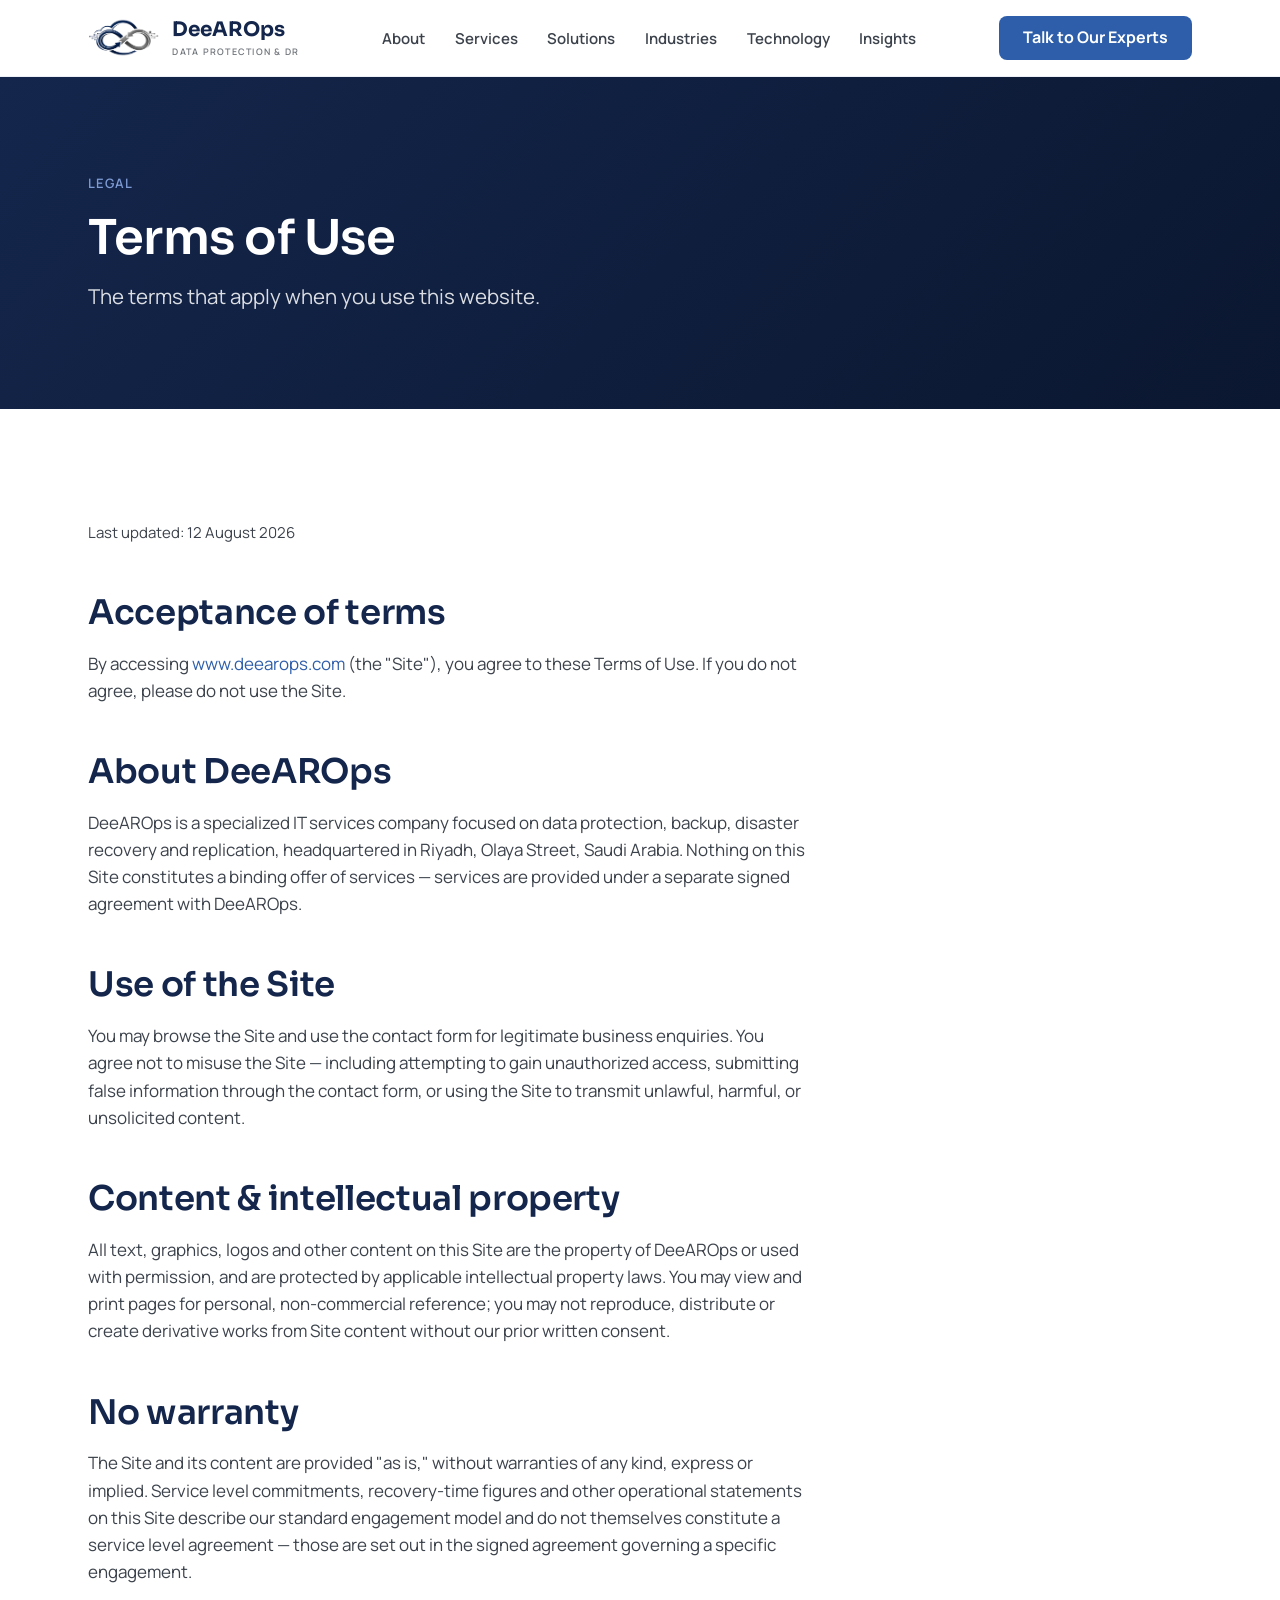
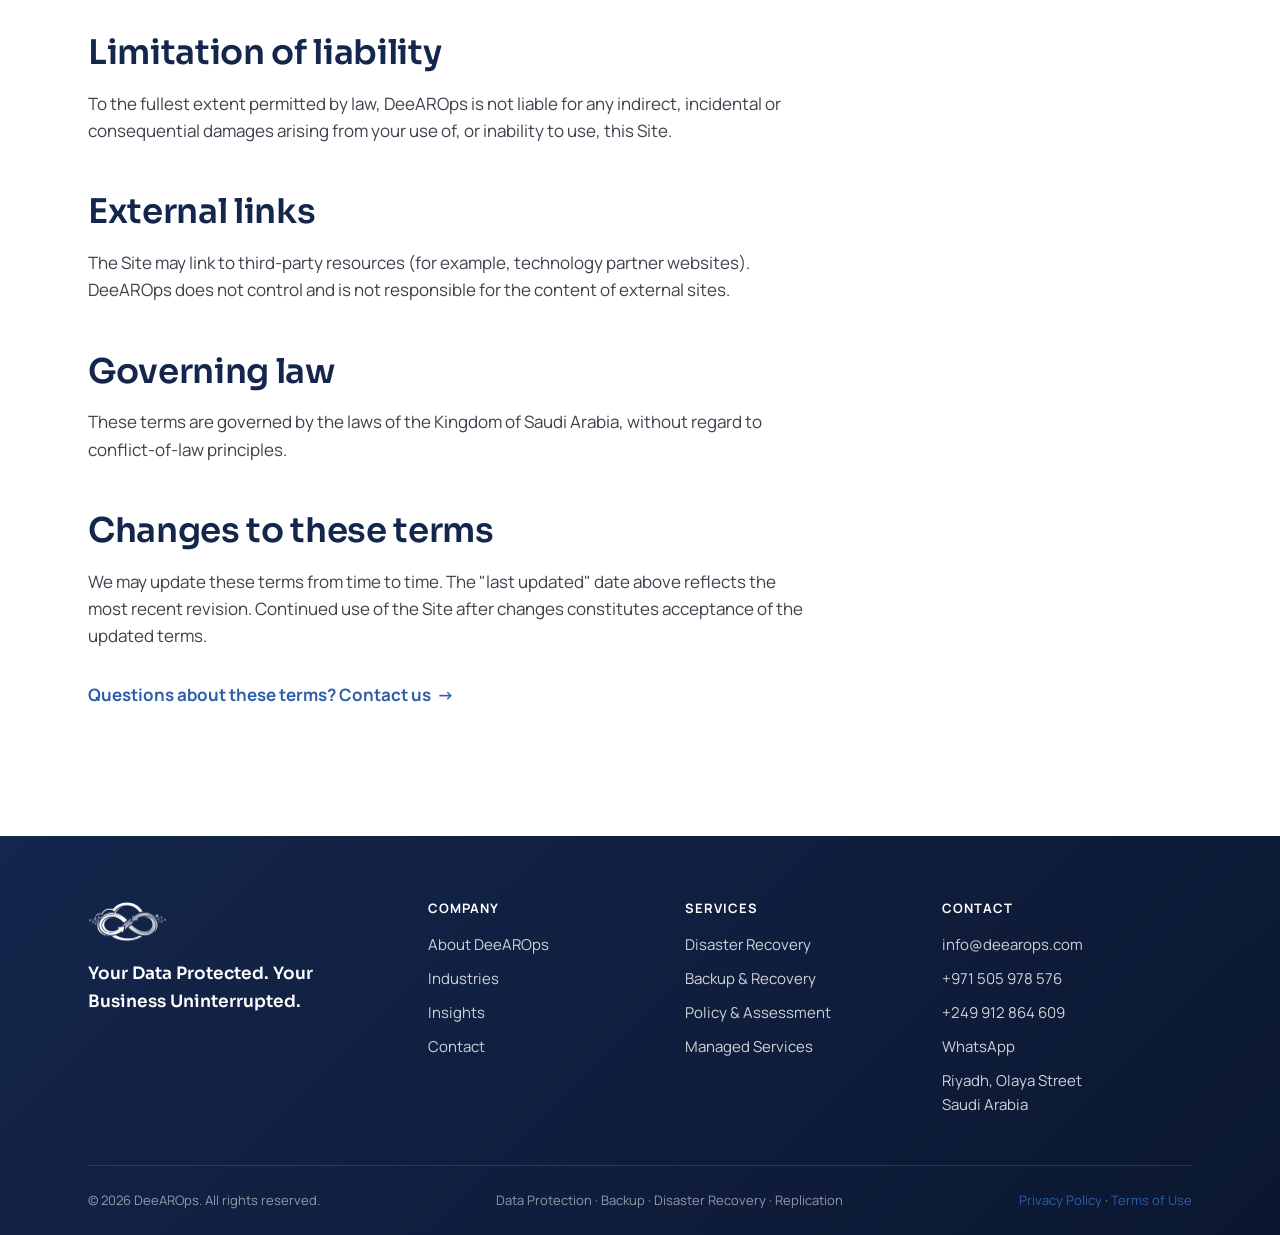
<file: terms.html>
<!DOCTYPE html>
<html lang="en">
<head>
<meta charset="utf-8">
<meta name="viewport" content="width=device-width, initial-scale=1">
<title>Terms of Use | DeeAROps</title>
<meta name="description" content="Terms governing use of the DeeAROps website.">
<link rel="canonical" href="https://www.deearops.com/terms.html">
<meta property="og:type" content="website">
<meta property="og:title" content="Terms of Use | DeeAROps">
<meta property="og:description" content="Terms governing use of the DeeAROps website.">
<meta property="og:url" content="https://www.deearops.com/terms.html">
<meta property="og:image" content="https://www.deearops.com/assets/logo-icon.png">
<meta name="robots" content="noindex">
<link rel="icon" type="image/png" sizes="32x32" href="assets/favicon-32.png">
<link rel="apple-touch-icon" href="assets/apple-touch-icon.png">
<link rel="preconnect" href="https://fonts.googleapis.com">
<link rel="preconnect" href="https://fonts.gstatic.com" crossorigin>
<link href="https://fonts.googleapis.com/css2?family=Manrope:wght@400;600;700&family=Sora:wght@500;600;700&display=swap" rel="stylesheet">
<link rel="stylesheet" href="css/main.css">
<script src="js/main.js" defer></script>
</head>
<body>
<a class="skip-link" href="#main">Skip to content</a>

<header class="site-header">
  <div class="container nav-wrap">
    <a class="brand" href="index.html" aria-label="DeeAROps home">
      <img src="assets/logo-mark.png" alt="DeeAROps — infinity cloud logo" width="72" height="40">
      <span><span class="brand-name">DeeAROps</span><span class="brand-tag">Data Protection &amp; DR</span></span>
    </a>
    <nav class="site-nav" id="site-nav" aria-label="Main navigation">
      <ul>
        <li><a href="about.html">About</a></li>
        <li><a href="services.html">Services</a></li>
        <li><a href="solutions.html">Solutions</a></li>
        <li><a href="industries.html">Industries</a></li>
        <li><a href="technology.html">Technology</a></li>
        <li><a href="insights.html">Insights</a></li>
        <li class="mobile-only"><a href="contact.html">Talk to Our Experts</a></li>
      </ul>
    </nav>
    <div class="nav-cta"><a class="btn btn-primary" href="contact.html">Talk to Our Experts</a></div>
    <button class="nav-toggle" type="button" aria-expanded="false" aria-controls="site-nav" aria-label="Open menu">
      <span class="bar"></span><span class="bar"></span><span class="bar"></span>
    </button>
  </div>
</header>

<main id="main">

  <section class="page-hero on-dark">
    <div class="container">
      <span class="eyebrow">Legal</span>
      <h1>Terms of Use</h1>
      <p class="lead">The terms that apply when you use this website.</p>
    </div>
  </section>

  <section class="section">
    <div class="container">
      <div class="legal-body reveal">
        <p class="legal-updated">Last updated: 12 August 2026</p>

        <h2>Acceptance of terms</h2>
        <p>By accessing <a href="https://www.deearops.com/">www.deearops.com</a> (the "Site"), you agree to these Terms of Use. If you do not agree, please do not use the Site.</p>

        <h2>About DeeAROps</h2>
        <p>DeeAROps is a specialized IT services company focused on data protection, backup, disaster recovery and replication, headquartered in Riyadh, Olaya Street, Saudi Arabia. Nothing on this Site constitutes a binding offer of services — services are provided under a separate signed agreement with DeeAROps.</p>

        <h2>Use of the Site</h2>
        <p>You may browse the Site and use the contact form for legitimate business enquiries. You agree not to misuse the Site — including attempting to gain unauthorized access, submitting false information through the contact form, or using the Site to transmit unlawful, harmful, or unsolicited content.</p>

        <h2>Content &amp; intellectual property</h2>
        <p>All text, graphics, logos and other content on this Site are the property of DeeAROps or used with permission, and are protected by applicable intellectual property laws. You may view and print pages for personal, non-commercial reference; you may not reproduce, distribute or create derivative works from Site content without our prior written consent.</p>

        <h2>No warranty</h2>
        <p>The Site and its content are provided "as is," without warranties of any kind, express or implied. Service level commitments, recovery-time figures and other operational statements on this Site describe our standard engagement model and do not themselves constitute a service level agreement — those are set out in the signed agreement governing a specific engagement.</p>

        <h2>Limitation of liability</h2>
        <p>To the fullest extent permitted by law, DeeAROps is not liable for any indirect, incidental or consequential damages arising from your use of, or inability to use, this Site.</p>

        <h2>External links</h2>
        <p>The Site may link to third-party resources (for example, technology partner websites). DeeAROps does not control and is not responsible for the content of external sites.</p>

        <h2>Governing law</h2>
        <p>These terms are governed by the laws of the Kingdom of Saudi Arabia, without regard to conflict-of-law principles.</p>

        <h2>Changes to these terms</h2>
        <p>We may update these terms from time to time. The "last updated" date above reflects the most recent revision. Continued use of the Site after changes constitutes acceptance of the updated terms.</p>

        <p style="margin-top:32px;"><a class="text-link" href="contact.html">Questions about these terms? Contact us <span class="arr" aria-hidden="true">→</span></a></p>
      </div>
    </div>
  </section>

</main>

<footer class="site-footer">
  <div class="container">
    <div class="footer-main">
      <div class="footer-brand">
        <img src="assets/logo-mark-white.png" alt="DeeAROps logo" width="80" height="44">
        <p class="tagline">Your Data Protected. Your Business Uninterrupted.</p>
      </div>
      <nav class="footer-col" aria-label="Company">
        <h4>Company</h4>
        <ul>
          <li><a href="about.html">About DeeAROps</a></li>
          <li><a href="industries.html">Industries</a></li>
          <li><a href="insights.html">Insights</a></li>
          <li><a href="contact.html">Contact</a></li>
        </ul>
      </nav>
      <nav class="footer-col" aria-label="Services">
        <h4>Services</h4>
        <ul>
          <li><a href="services.html#disaster-recovery">Disaster Recovery</a></li>
          <li><a href="services.html#backup-recovery">Backup &amp; Recovery</a></li>
          <li><a href="services.html#service-levels">Policy &amp; Assessment</a></li>
          <li><a href="services.html#sla">Managed Services</a></li>
        </ul>
      </nav>
      <div class="footer-col">
        <h4>Contact</h4>
        <ul>
          <li><a href="mailto:info@deearops.com">info@deearops.com</a></li>
          <li><a href="tel:+971505978576">+971 505 978 576</a></li>
          <li><a href="tel:+249912864609">+249 912 864 609</a></li>
          <li><a href="https://wa.me/971505978576" target="_blank" rel="noopener">WhatsApp</a></li>
          <li>Riyadh, Olaya Street<br>Saudi Arabia</li>
        </ul>
      </div>
    </div>
    <div class="footer-bottom">
      <span>© 2026 DeeAROps. All rights reserved.</span>
      <span>Data Protection · Backup · Disaster Recovery · Replication</span>
      <span><a href="privacy.html">Privacy Policy</a> · <a href="terms.html">Terms of Use</a></span>
    </div>
  </div>
</footer>
</body>
</html>
</file>
<file: css/main.css>
/* ==========================================================================
   DeeAROps — main.css
   Design tokens sourced from DeeAROps Brand Guidelines v1.1 (authoritative).
   Colors, type (Sora/Manrope), 8-pt spacing, radii, shadows, gradient rules.
   ========================================================================== */

:root {
  /* Primary palette */
  --navy: #14264C;
  --midnight: #0B1730;
  --steel: #71767C;
  /* Secondary & accent */
  --horizon: #2E5EAA;
  --horizon-dark: #274F90;
  --sky-steel: #7E9BD4;
  --cloud-blue: #DCE4F0;
  /* Neutrals */
  --ink: #10151F;
  --graphite: #3C424B;
  --silver: #9AA1AC;
  --mist: #EDF1F7;
  --paper: #F7F9FC;
  --white: #FFFFFF;

  /* The only permitted gradient: navy depth, 135deg */
  --grad-navy: linear-gradient(135deg, #14264C 0%, #0B1730 100%);

  /* Soft navy-tinted shadow */
  --shadow: 0 10px 30px rgba(20, 38, 76, 0.12);
  --shadow-sm: 0 4px 14px rgba(20, 38, 76, 0.10);

  /* Corner radius: 8 controls / 16 cards / 24 feature panels */
  --r-sm: 8px;
  --r-md: 16px;
  --r-lg: 24px;

  /* 8-point spacing scale */
  --s-1: 8px;  --s-2: 16px; --s-3: 24px; --s-4: 32px;
  --s-6: 48px; --s-8: 64px; --s-12: 96px;

  /* Type */
  --font-head: "Sora", "Segoe UI", "Helvetica Neue", sans-serif;
  --font-body: "Manrope", "Segoe UI", "Helvetica Neue", sans-serif;

  --fs-display: clamp(2.625rem, 5.5vw, 4.25rem);
  --fs-h1: clamp(2.125rem, 4vw, 3rem);
  --fs-h2: clamp(1.625rem, 2.8vw, 2.125rem);
  --fs-h3: 1.3125rem;
  --fs-h4: 1.0625rem;
  --fs-lead: clamp(1.125rem, 1.6vw, 1.3125rem);
  --fs-body: 1.0625rem;
  --fs-small: 0.9375rem;
  --fs-caption: 0.8125rem;

  --container: 1200px;
  --nav-h: 76px;
}

/* ---------- Reset ---------- */
*, *::before, *::after { box-sizing: border-box; }
* { margin: 0; }
html { scroll-behavior: smooth; }
body {
  font-family: var(--font-body);
  font-size: var(--fs-body);
  line-height: 1.6;
  color: var(--graphite);
  background: var(--white);
  -webkit-font-smoothing: antialiased;
  text-rendering: optimizeLegibility;
}
img, svg { display: block; max-width: 100%; }
a { color: var(--horizon); text-decoration: none; }
a:hover { text-decoration: underline; text-underline-offset: 3px; }
button { font: inherit; cursor: pointer; }
:focus-visible {
  outline: 3px solid var(--horizon);
  outline-offset: 2px;
  border-radius: 2px;
}

.skip-link {
  position: absolute; left: -999px; top: 0; z-index: 200;
  background: var(--navy); color: #fff; padding: 12px 20px;
  border-radius: 0 0 var(--r-sm) 0;
}
.skip-link:focus { left: 0; }

/* ---------- Typography ---------- */
h1, h2, h3, .display {
  font-family: var(--font-head);
  font-weight: 600;
  color: var(--navy);
  letter-spacing: -0.01em;
}
.display { font-size: var(--fs-display); line-height: 1.08; }
h1 { font-size: var(--fs-h1); line-height: 1.15; }
h2 { font-size: var(--fs-h2); line-height: 1.2; }
h3 { font-size: var(--fs-h3); line-height: 1.25; }
h4 {
  font-family: var(--font-body);
  font-weight: 700;
  font-size: var(--fs-h4);
  line-height: 1.3;
  color: var(--navy);
}
p.lead { font-size: var(--fs-lead); line-height: 1.55; color: var(--graphite); }
.eyebrow {
  font-family: var(--font-body);
  font-weight: 600;
  font-size: var(--fs-caption);
  letter-spacing: 0.08em;
  text-transform: uppercase;
  color: var(--horizon);
  display: block;
  margin-bottom: var(--s-2);
}
.on-dark .eyebrow { color: var(--sky-steel); }
.on-dark h1, .on-dark h2, .on-dark h3, .on-dark .display, .on-dark h4 { color: #fff; }
.on-dark p { color: rgba(255, 255, 255, 0.82); }
.muted { color: var(--steel); font-size: var(--fs-small); }

/* ---------- Layout ---------- */
.container {
  max-width: var(--container);
  margin-inline: auto;
  padding-inline: clamp(20px, 4vw, 48px);
}
.section { padding-block: clamp(64px, 9vw, 112px); }
.section-head { max-width: 720px; margin-bottom: clamp(40px, 6vw, 64px); }
.section-head.center { margin-inline: auto; text-align: center; }
.section-head h2 + p, .section-head h1 + p { margin-top: var(--s-2); }
.bg-paper { background: var(--paper); }
.bg-mist { background: var(--mist); }
.band-navy { background: var(--grad-navy); color: #fff; }

.grid { display: grid; gap: var(--s-3); }
.grid-2 { grid-template-columns: repeat(2, 1fr); }
.grid-3 { grid-template-columns: repeat(3, 1fr); }
.grid-4 { grid-template-columns: repeat(4, 1fr); }
@media (max-width: 980px) {
  .grid-3, .grid-4 { grid-template-columns: repeat(2, 1fr); }
}
@media (max-width: 640px) {
  .grid-2, .grid-3, .grid-4 { grid-template-columns: 1fr; }
}

/* ---------- Buttons ---------- */
.btn {
  display: inline-flex;
  align-items: center;
  justify-content: center;
  gap: 10px;
  min-height: 48px;
  padding: 12px 28px;
  border-radius: var(--r-sm);
  border: 2px solid transparent;
  font-family: var(--font-body);
  font-weight: 700;
  font-size: 1rem;
  line-height: 1.2;
  text-decoration: none;
  transition: background-color 0.2s ease, border-color 0.2s ease,
              color 0.2s ease, transform 0.2s ease, box-shadow 0.2s ease;
}
.btn:hover { text-decoration: none; transform: translateY(-1px); }
.btn:active { transform: translateY(0); }
.btn-primary { background: var(--horizon); color: #fff; }
.btn-primary:hover { background: var(--horizon-dark); box-shadow: var(--shadow-sm); }
.btn-secondary { border-color: var(--navy); color: var(--navy); background: transparent; }
.btn-secondary:hover { background: var(--navy); color: #fff; }
.on-dark .btn-primary { background: #fff; color: var(--navy); }
.on-dark .btn-primary:hover { background: var(--cloud-blue); }
.on-dark .btn-secondary { border-color: rgba(255,255,255,0.6); color: #fff; }
.on-dark .btn-secondary:hover { background: rgba(255,255,255,0.1); border-color: #fff; }
.text-link {
  font-weight: 700;
  color: var(--horizon);
  display: inline-flex;
  align-items: center;
  gap: 6px;
}
.text-link .arr { transition: transform 0.2s ease; }
.text-link:hover .arr { transform: translateX(4px); }

/* ---------- Header / navigation ---------- */
.site-header {
  position: sticky;
  top: 0;
  z-index: 100;
  background: rgba(255, 255, 255, 0.94);
  backdrop-filter: blur(10px);
  border-bottom: 1px solid var(--mist);
}
.nav-wrap {
  display: flex;
  align-items: center;
  justify-content: space-between;
  gap: var(--s-3);
  min-height: var(--nav-h);
}
.brand {
  display: flex;
  align-items: center;
  gap: 12px;
  text-decoration: none;
}
.brand:hover { text-decoration: none; }
.brand img { height: 40px; width: auto; }
.brand-name {
  font-family: var(--font-head);
  font-weight: 700;
  font-size: 1.25rem;
  color: var(--navy);
  line-height: 1.1;
}
.brand-tag {
  display: block;
  font-family: var(--font-body);
  font-size: 0.5625rem;
  font-weight: 600;
  letter-spacing: 0.14em;
  color: var(--steel);
  text-transform: uppercase;
  margin-top: 2px;
}
.site-nav ul {
  display: flex;
  align-items: center;
  gap: clamp(16px, 2vw, 32px);
  list-style: none;
  padding: 0;
}
.site-nav a {
  font-weight: 600;
  font-size: 0.9375rem;
  color: var(--graphite);
  padding: 8px 2px;
}
.site-nav a:hover { color: var(--navy); text-decoration: none; }
.site-nav a[aria-current="page"] {
  color: var(--navy);
  box-shadow: inset 0 -2px 0 var(--horizon);
}
.nav-cta { white-space: nowrap; }
.nav-cta .btn { min-height: 44px; padding: 10px 22px; }
.mobile-only { display: none; }
.nav-toggle {
  display: none;
  background: none;
  border: 0;
  padding: 10px;
  border-radius: var(--r-sm);
}
.nav-toggle .bar {
  display: block;
  width: 24px;
  height: 2px;
  background: var(--navy);
  margin: 5px 0;
  transition: transform 0.25s ease, opacity 0.25s ease;
}

@media (max-width: 1080px) {
  .mobile-only { display: block; }
  .nav-toggle { display: block; }
  .site-nav {
    position: fixed;
    inset: var(--nav-h) 0 0 0;
    background: var(--grad-navy);
    display: none;
    padding: var(--s-4) clamp(20px, 6vw, 48px);
    overflow-y: auto;
  }
  .site-nav.open { display: block; }
  .site-nav ul { flex-direction: column; align-items: flex-start; gap: 4px; }
  .site-nav li { width: 100%; border-bottom: 1px solid rgba(255,255,255,0.08); }
  .site-nav a {
    display: block;
    width: 100%;
    padding: 16px 4px;
    color: #fff;
    font-family: var(--font-head);
    font-size: 1.25rem;
  }
  .site-nav a:hover, .site-nav a[aria-current="page"] { color: var(--sky-steel); box-shadow: none; }
  .nav-open .nav-toggle .bar:nth-child(1) { transform: translateY(7px) rotate(45deg); }
  .nav-open .nav-toggle .bar:nth-child(2) { opacity: 0; }
  .nav-open .nav-toggle .bar:nth-child(3) { transform: translateY(-7px) rotate(-45deg); }
  .nav-open { overflow: hidden; }
}
@media (max-width: 560px) {
  .nav-cta { display: none; }
  .brand-tag { display: none; }
}

/* ---------- Hero ---------- */
.hero {
  position: relative;
  background: var(--grad-navy);
  color: #fff;
  overflow: hidden;
}
.hero-inner {
  position: relative;
  z-index: 2;
  display: grid;
  grid-template-columns: minmax(0, 1.1fr) minmax(0, 0.9fr);
  align-items: center;
  gap: clamp(32px, 5vw, 64px);
  padding-block: clamp(72px, 10vw, 128px);
}
.hero .display { color: #fff; }
.hero p.lead { color: rgba(255, 255, 255, 0.85); margin-top: var(--s-3); max-width: 560px; }
.hero-ctas { display: flex; flex-wrap: wrap; gap: var(--s-2); margin-top: var(--s-4); }
.hero-eyebrow {
  color: var(--sky-steel);
  font-weight: 600;
  font-size: var(--fs-caption);
  letter-spacing: 0.1em;
  text-transform: uppercase;
  margin-bottom: var(--s-2);
  display: block;
}
.hero-visual { position: relative; min-height: 320px; }
.hero-visual svg { width: 100%; height: auto; }
@media (max-width: 900px) {
  .hero-inner { grid-template-columns: 1fr; }
  .hero-visual { display: none; }
}

/* Hero network animation (CSS-driven, honors reduced motion) */
.net-line {
  stroke: var(--sky-steel);
  stroke-opacity: 0.35;
  stroke-width: 1.5;
  fill: none;
}
.net-flow {
  stroke: #fff;
  stroke-width: 1.5;
  fill: none;
  stroke-dasharray: 10 140;
  stroke-linecap: round;
  animation: flow 4.5s linear infinite;
}
.net-flow.f2 { animation-delay: -1.6s; }
.net-flow.f3 { animation-delay: -3.1s; }
@keyframes flow { to { stroke-dashoffset: -150; } }
.net-node { fill: var(--midnight); stroke: var(--sky-steel); stroke-width: 1.5; }
.net-node-core { fill: var(--horizon); stroke: #fff; }
.net-pulse {
  fill: none;
  stroke: var(--sky-steel);
  stroke-width: 1;
  opacity: 0;
  transform-origin: center;
  transform-box: fill-box;
  animation: pulse 3.6s ease-out infinite;
}
.net-pulse.p2 { animation-delay: 1.2s; }
.net-pulse.p3 { animation-delay: 2.4s; }
@keyframes pulse {
  0% { opacity: 0.7; transform: scale(0.4); }
  70%, 100% { opacity: 0; transform: scale(2.2); }
}
.net-label { font-family: var(--font-body); font-size: 10px; font-weight: 600; letter-spacing: 0.08em; fill: var(--sky-steel); }

/* Stats strip */
.stats-strip {
  position: relative;
  z-index: 2;
  border-top: 1px solid rgba(255, 255, 255, 0.12);
}
.stats-strip .grid { padding-block: var(--s-4); gap: var(--s-3); }
.stat-num {
  font-family: var(--font-head);
  font-weight: 700;
  font-size: clamp(1.75rem, 3vw, 2.375rem);
  color: #fff;
  line-height: 1.1;
}
.stat-label { color: var(--sky-steel); font-size: var(--fs-small); font-weight: 600; margin-top: 4px; }
.stat-sub { color: rgba(255,255,255,0.6); font-size: var(--fs-caption); }

/* ---------- Cards ---------- */
.card {
  background: var(--white);
  border: 1px solid var(--mist);
  border-radius: var(--r-md);
  padding: var(--s-4);
  box-shadow: var(--shadow-sm);
  transition: transform 0.25s ease, box-shadow 0.25s ease, border-color 0.25s ease;
}
.card:hover { transform: translateY(-4px); box-shadow: var(--shadow); border-color: var(--cloud-blue); }
.card h3, .card h4 { margin-bottom: var(--s-1); }
.card p { font-size: var(--fs-small); }
.card .text-link { margin-top: var(--s-2); font-size: var(--fs-small); }
.card-icon {
  width: 48px;
  height: 48px;
  border-radius: var(--r-sm);
  background: var(--mist);
  color: var(--navy);
  display: grid;
  place-items: center;
  margin-bottom: var(--s-2);
}
.card-icon svg { width: 26px; height: 26px; stroke: currentColor; }
.feature-panel {
  background: var(--paper);
  border: 1px solid var(--mist);
  border-radius: var(--r-lg);
  padding: clamp(24px, 4vw, 48px);
}
.on-dark .card {
  background: rgba(255, 255, 255, 0.05);
  border-color: rgba(255, 255, 255, 0.12);
  box-shadow: none;
}
.on-dark .card p { color: rgba(255, 255, 255, 0.78); }

/* Numbered step */
.step-num {
  font-family: var(--font-head);
  font-weight: 700;
  font-size: 1rem;
  color: var(--horizon);
  background: var(--mist);
  width: 44px;
  height: 44px;
  border-radius: 50%;
  display: grid;
  place-items: center;
  margin-bottom: var(--s-2);
}
.on-dark .step-num { background: rgba(255,255,255,0.1); color: var(--sky-steel); }

/* Value / numbered list rows */
.value-row {
  display: grid;
  grid-template-columns: 72px 1fr;
  gap: var(--s-3);
  padding-block: var(--s-3);
  border-bottom: 1px solid var(--mist);
}
.value-row:last-child { border-bottom: 0; }
.value-row .idx {
  font-family: var(--font-head);
  font-weight: 700;
  font-size: 1.75rem;
  color: var(--cloud-blue);
  line-height: 1;
}

/* ---------- Tabs ---------- */
.tabs { border-bottom: 2px solid var(--mist); display: flex; gap: 4px; flex-wrap: wrap; }
.tab-btn {
  background: none;
  border: 0;
  border-bottom: 3px solid transparent;
  margin-bottom: -2px;
  padding: 12px 18px;
  font-weight: 700;
  font-size: var(--fs-small);
  color: var(--steel);
  min-height: 48px;
  transition: color 0.2s ease, border-color 0.2s ease;
}
.tab-btn:hover { color: var(--navy); }
.tab-btn[aria-selected="true"] { color: var(--navy); border-bottom-color: var(--horizon); }
.tab-panel { padding-top: var(--s-4); }
.tab-panel[hidden] { display: none; }

/* ---------- Tables ---------- */
.table-wrap { overflow-x: auto; border-radius: var(--r-md); border: 1px solid var(--mist); box-shadow: var(--shadow-sm); }
table { border-collapse: collapse; width: 100%; min-width: 560px; background: #fff; }
caption { text-align: left; padding: var(--s-2); font-weight: 700; color: var(--navy); font-family: var(--font-head); }
th, td { text-align: left; padding: 14px 18px; font-size: var(--fs-small); }
thead th {
  background: var(--navy);
  color: #fff;
  font-family: var(--font-body);
  font-weight: 700;
  font-size: var(--fs-caption);
  letter-spacing: 0.06em;
  text-transform: uppercase;
}
tbody tr:nth-child(even) { background: var(--paper); }
tbody th { font-weight: 700; color: var(--navy); }
td { color: var(--graphite); }
.status { display: inline-flex; align-items: center; gap: 8px; font-weight: 600; }
.status::before { content: ""; width: 8px; height: 8px; border-radius: 50%; background: var(--horizon); }
.check-list { list-style: none; padding: 0; }
.check-list li { padding: 6px 0 6px 30px; position: relative; font-size: var(--fs-small); }
.check-list li::before {
  content: "";
  position: absolute;
  left: 2px;
  top: 12px;
  width: 14px;
  height: 8px;
  border-left: 2.5px solid var(--horizon);
  border-bottom: 2.5px solid var(--horizon);
  transform: rotate(-45deg);
}

/* ---------- Tech badges (typographic, per brand rules) ---------- */
.badge-grid { display: flex; flex-wrap: wrap; gap: 12px; }
.tech-badge {
  display: inline-flex;
  align-items: center;
  gap: 10px;
  background: #fff;
  border: 1px solid var(--cloud-blue);
  border-radius: var(--r-sm);
  padding: 8px 14px 8px 8px;
  font-size: var(--fs-small);
  font-weight: 600;
  color: var(--graphite);
}
.tech-badge .abbr {
  font-family: var(--font-head);
  font-weight: 700;
  font-size: 0.75rem;
  color: #fff;
  background: var(--navy);
  border-radius: 6px;
  min-width: 38px;
  height: 32px;
  display: inline-grid;
  place-items: center;
  padding-inline: 6px;
}
.pill {
  display: inline-block;
  background: var(--mist);
  color: var(--navy);
  font-weight: 700;
  font-size: var(--fs-caption);
  border-radius: 999px;
  padding: 6px 14px;
}

/* ---------- Technology ecosystem (interactive logo wall) ---------- */
.eco-filters {
  display: flex;
  flex-wrap: wrap;
  gap: 8px;
  margin-bottom: var(--s-4);
  overflow-x: auto;
  padding-bottom: 4px;
}
.eco-filter {
  background: var(--mist);
  border: 1.5px solid transparent;
  color: var(--graphite);
  font-weight: 700;
  font-size: var(--fs-caption);
  padding: 10px 18px;
  border-radius: 999px;
  white-space: nowrap;
  transition: background-color 0.2s ease, color 0.2s ease, border-color 0.2s ease;
}
.eco-filter:hover { border-color: var(--cloud-blue); }
.eco-filter[aria-selected="true"] { background: var(--navy); color: #fff; }

.eco-grid {
  display: grid;
  grid-template-columns: repeat(auto-fill, minmax(180px, 1fr));
  gap: var(--s-3);
}
.eco-card {
  position: relative;
  display: flex;
  flex-direction: column;
  align-items: flex-start;
  gap: 12px;
  text-align: left;
  background: #fff;
  border: 1px solid var(--mist);
  border-radius: var(--r-md);
  padding: var(--s-3);
  min-height: 168px;
  overflow: hidden;
  box-shadow: var(--shadow-sm);
  transition: transform 0.25s ease, box-shadow 0.25s ease, border-color 0.25s ease;
}
.eco-card:hover, .eco-card:focus-visible {
  transform: translateY(-4px);
  box-shadow: var(--shadow);
  border-color: var(--eco-c, var(--cloud-blue));
}
.eco-card[hidden] { display: none; }
.eco-mark {
  width: 52px;
  height: 52px;
  border-radius: 50%;
  display: grid;
  place-items: center;
  font-family: var(--font-head);
  font-weight: 700;
  font-size: 0.9rem;
  color: var(--eco-c, var(--navy));
  background: color-mix(in srgb, var(--eco-c, var(--navy)) 12%, #fff);
  border: 2px solid var(--eco-c, var(--navy));
}
.eco-name { font-family: var(--font-head); font-weight: 700; color: var(--navy); font-size: 0.95rem; }
.eco-hint {
  position: absolute;
  inset: auto 0 0 0;
  background: var(--grad-navy);
  color: rgba(255, 255, 255, 0.92);
  font-size: var(--fs-caption);
  line-height: 1.5;
  padding: var(--s-2) var(--s-3);
  transform: translateY(100%);
  opacity: 0;
  transition: transform 0.25s ease, opacity 0.25s ease;
}
.eco-card:hover .eco-hint, .eco-card:focus-visible .eco-hint {
  transform: translateY(0);
  opacity: 1;
}

.eco-modal {
  max-width: 460px;
  width: calc(100% - 40px);
  border: 0;
  border-radius: var(--r-lg);
  padding: 0;
  box-shadow: var(--shadow);
}
.eco-modal::backdrop { background: rgba(11, 23, 48, 0.6); backdrop-filter: blur(2px); }
.eco-modal-inner { padding: clamp(24px, 4vw, 40px); position: relative; }
.eco-modal-close {
  position: absolute;
  top: 16px;
  right: 16px;
  width: 36px;
  height: 36px;
  border: 0;
  border-radius: 50%;
  background: var(--mist);
  color: var(--navy);
  font-size: 1.25rem;
  line-height: 1;
  display: grid;
  place-items: center;
}
.eco-modal-close:hover { background: var(--cloud-blue); }
.eco-modal-inner .eco-mark { margin-bottom: var(--s-2); }
.eco-modal-inner .pill { margin-bottom: var(--s-2); }
.eco-modal-inner h3 { margin-bottom: var(--s-2); }
.eco-modal-inner p { margin-bottom: var(--s-3); color: var(--graphite); }

@media (max-width: 560px) {
  .eco-grid { grid-template-columns: repeat(auto-fill, minmax(140px, 1fr)); }
  .eco-card { min-height: 148px; }
}

/* ---------- Forms ---------- */
.form-grid { display: grid; grid-template-columns: 1fr 1fr; gap: var(--s-3); }
.form-field.full { grid-column: 1 / -1; }
@media (max-width: 640px) { .form-grid { grid-template-columns: 1fr; } }
.form-field label {
  display: block;
  font-weight: 700;
  font-size: var(--fs-small);
  color: var(--navy);
  margin-bottom: 8px;
}
.form-field .req { color: var(--horizon); }
.form-field input,
.form-field select,
.form-field textarea {
  width: 100%;
  border: 1.5px solid var(--cloud-blue);
  border-radius: var(--r-sm);
  background: #fff;
  padding: 13px 16px;
  font: inherit;
  font-size: 1rem;
  color: var(--ink);
  transition: border-color 0.2s ease, box-shadow 0.2s ease;
}
.form-field input:focus,
.form-field select:focus,
.form-field textarea:focus {
  outline: none;
  border-color: var(--horizon);
  box-shadow: 0 0 0 3px rgba(46, 94, 170, 0.18);
}
.form-field input[aria-invalid="true"],
.form-field select[aria-invalid="true"],
.form-field textarea[aria-invalid="true"] { border-color: #B3261E; }
.field-error {
  display: none;
  color: #B3261E;
  font-size: var(--fs-caption);
  font-weight: 600;
  margin-top: 6px;
}
.field-error.visible { display: block; }
.form-note { font-size: var(--fs-caption); color: var(--steel); }
.form-status {
  display: none;
  border-radius: var(--r-sm);
  padding: 16px 20px;
  font-weight: 600;
  font-size: var(--fs-small);
  margin-top: var(--s-3);
}
.form-status.visible { display: flex; gap: 12px; align-items: flex-start; }
.form-status.success { background: #EDF7EF; color: #1E5631; border: 1px solid #BFE3C6; }
.form-status.error { background: #FBEDEC; color: #8C1D18; border: 1px solid #F2C4C0; }
.btn .spinner {
  display: none;
  width: 18px;
  height: 18px;
  border: 2.5px solid rgba(255, 255, 255, 0.35);
  border-top-color: #fff;
  border-radius: 50%;
  animation: spin 0.7s linear infinite;
}
.btn.loading .spinner { display: inline-block; }
.btn.loading { pointer-events: none; opacity: 0.85; }
@keyframes spin { to { transform: rotate(360deg); } }

/* ---------- Footer ---------- */
.site-footer { background: var(--grad-navy); color: rgba(255, 255, 255, 0.8); }
.footer-main {
  display: grid;
  grid-template-columns: 1.4fr 1fr 1fr 1.2fr;
  gap: var(--s-6);
  padding-block: var(--s-8) var(--s-6);
}
@media (max-width: 980px) { .footer-main { grid-template-columns: 1fr 1fr; } }
@media (max-width: 560px) { .footer-main { grid-template-columns: 1fr; } }
.footer-brand img { height: 44px; margin-bottom: var(--s-2); }
.footer-brand .tagline {
  font-family: var(--font-head);
  font-weight: 600;
  color: #fff;
  font-size: 1.0625rem;
  max-width: 280px;
}
.footer-col h4 {
  color: #fff;
  font-size: var(--fs-caption);
  text-transform: uppercase;
  letter-spacing: 0.08em;
  margin-bottom: var(--s-2);
}
.footer-col ul { list-style: none; padding: 0; display: grid; gap: 10px; }
.footer-col a { color: rgba(255, 255, 255, 0.8); font-size: var(--fs-small); }
.footer-col a:hover { color: #fff; }
.footer-col li { font-size: var(--fs-small); }
.footer-bottom {
  border-top: 1px solid rgba(255, 255, 255, 0.12);
  padding-block: var(--s-3);
  display: flex;
  flex-wrap: wrap;
  gap: var(--s-2);
  justify-content: space-between;
  font-size: var(--fs-caption);
  color: rgba(255, 255, 255, 0.55);
}

/* ---------- CTA band ---------- */
.cta-band { text-align: center; }
.cta-band .display { font-size: clamp(2rem, 4.5vw, 3.25rem); }
.cta-band p.lead { margin: var(--s-3) auto 0; max-width: 640px; }
.cta-band .hero-ctas { justify-content: center; }

/* ---------- Reveal on scroll (JS-gated: fully visible without JS) ---------- */
.js .reveal {
  opacity: 0;
  transform: translateY(24px);
  transition: opacity 0.6s ease, transform 0.6s ease;
}
.js .reveal.in { opacity: 1; transform: none; }
.reveal-d1 { transition-delay: 0.08s; }
.reveal-d2 { transition-delay: 0.16s; }
.reveal-d3 { transition-delay: 0.24s; }

/* ---------- Page hero (interior pages) ---------- */
.page-hero {
  background: var(--grad-navy);
  color: #fff;
  padding-block: clamp(56px, 8vw, 96px);
}
.page-hero h1 { color: #fff; max-width: 780px; }
.page-hero p.lead { color: rgba(255, 255, 255, 0.85); margin-top: var(--s-2); max-width: 680px; }

/* ---------- Insights ---------- */
.insight-card summary {
  cursor: pointer;
  list-style: none;
  display: block;
}
.insight-card summary::-webkit-details-marker { display: none; }
.insight-card summary .text-link .arr { transition: transform 0.25s ease; }
.insight-card[open] summary .text-link .arr { transform: rotate(90deg); }
.insight-body { padding-top: var(--s-2); }
.insight-body p { margin-bottom: var(--s-2); }

/* ---------- Misc ---------- */
.divider { border: 0; border-top: 1px solid var(--mist); margin-block: var(--s-6); }
.two-col {
  display: grid;
  grid-template-columns: minmax(0, 1fr) minmax(0, 1fr);
  gap: clamp(32px, 6vw, 80px);
  align-items: start;
}
@media (max-width: 900px) { .two-col { grid-template-columns: 1fr; } }
.sticky-aside { position: sticky; top: calc(var(--nav-h) + 24px); }
@media (max-width: 900px) { .sticky-aside { position: static; } }

/* ---------- Reduced motion ---------- */
@media (prefers-reduced-motion: reduce) {
  html { scroll-behavior: auto; }
  *, *::before, *::after {
    animation-duration: 0.001s !important;
    animation-iteration-count: 1 !important;
    transition-duration: 0.001s !important;
  }
  .js .reveal { opacity: 1; transform: none; }
  .net-flow, .net-pulse { animation: none; opacity: 0; }
}

/* ---------- Back to top ---------- */
.back-to-top {
  position: fixed;
  right: var(--s-3);
  bottom: var(--s-3);
  z-index: 150;
  width: 46px;
  height: 46px;
  border-radius: 50%;
  background: var(--navy);
  color: #fff;
  display: grid;
  place-items: center;
  box-shadow: var(--shadow);
  opacity: 0;
  transform: translateY(12px);
  pointer-events: none;
  transition: opacity 0.25s ease, transform 0.25s ease, background-color 0.2s ease;
}
.back-to-top.visible { opacity: 1; transform: none; pointer-events: auto; }
.back-to-top:hover { background: var(--horizon); }
.back-to-top svg { width: 18px; height: 18px; }

/* ---------- Honeypot (anti-spam, invisible to real users) ---------- */
.hp-field {
  position: absolute;
  left: -9999px;
  top: -9999px;
  width: 1px;
  height: 1px;
  overflow: hidden;
}

/* ---------- FAQ (reuses insight-card disclosure pattern) ---------- */
.faq-list { display: grid; gap: var(--s-2); }
.faq-item {
  background: #fff;
  border: 1px solid var(--mist);
  border-radius: var(--r-md);
  padding: var(--s-3);
}
.faq-item summary {
  cursor: pointer;
  list-style: none;
  display: flex;
  justify-content: space-between;
  align-items: center;
  gap: var(--s-2);
  font-family: var(--font-head);
  font-weight: 600;
  color: var(--navy);
}
.faq-item summary::-webkit-details-marker { display: none; }
.faq-item summary .arr { transition: transform 0.25s ease; flex-shrink: 0; }
.faq-item[open] summary .arr { transform: rotate(90deg); }
.faq-item .insight-body { padding-top: var(--s-2); }

/* ---------- Legal pages ---------- */
.legal-body { max-width: 72ch; }
.legal-body h2 { margin-top: var(--s-6); margin-bottom: var(--s-2); }
.legal-body h2:first-child { margin-top: 0; }
.legal-body p, .legal-body li { color: var(--graphite); margin-bottom: var(--s-2); }
.legal-body ul { padding-left: 1.25em; }
.legal-updated { color: var(--steel); font-size: var(--fs-small); margin-bottom: var(--s-4); }
</file>
